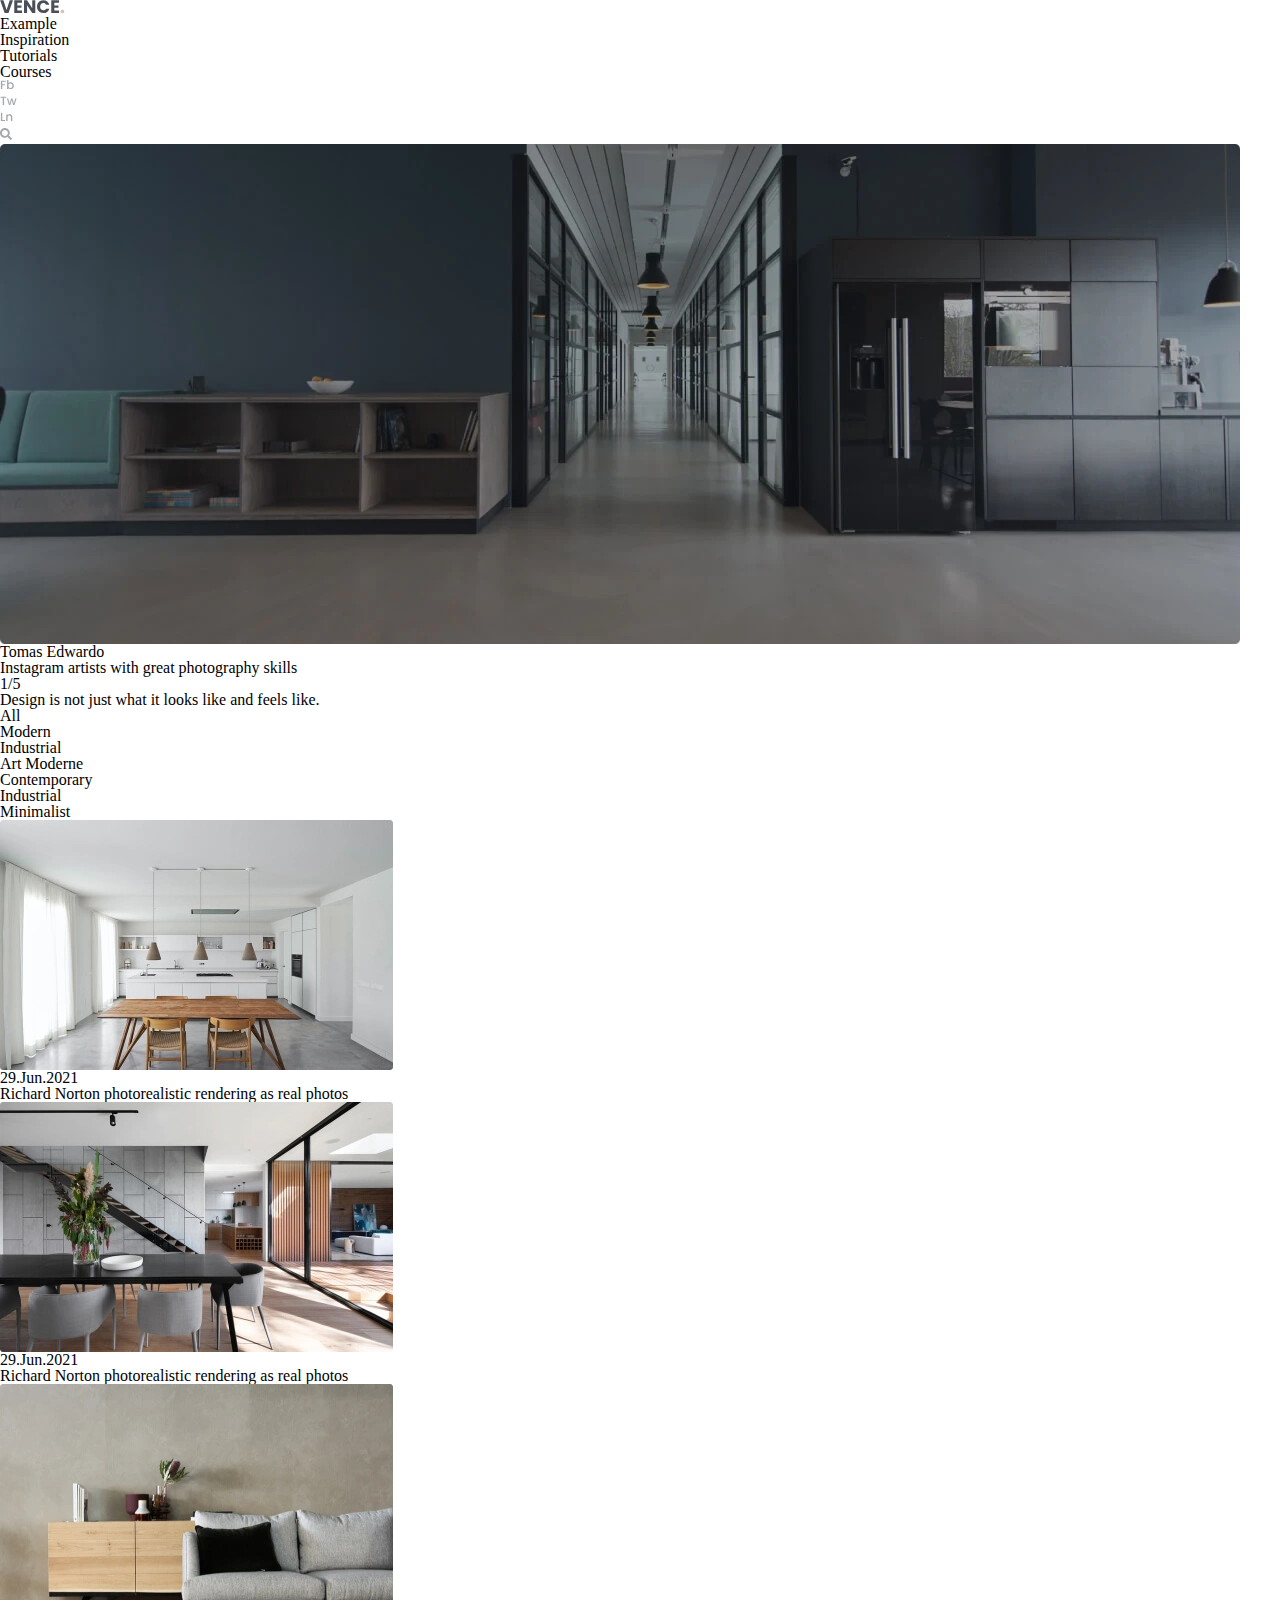
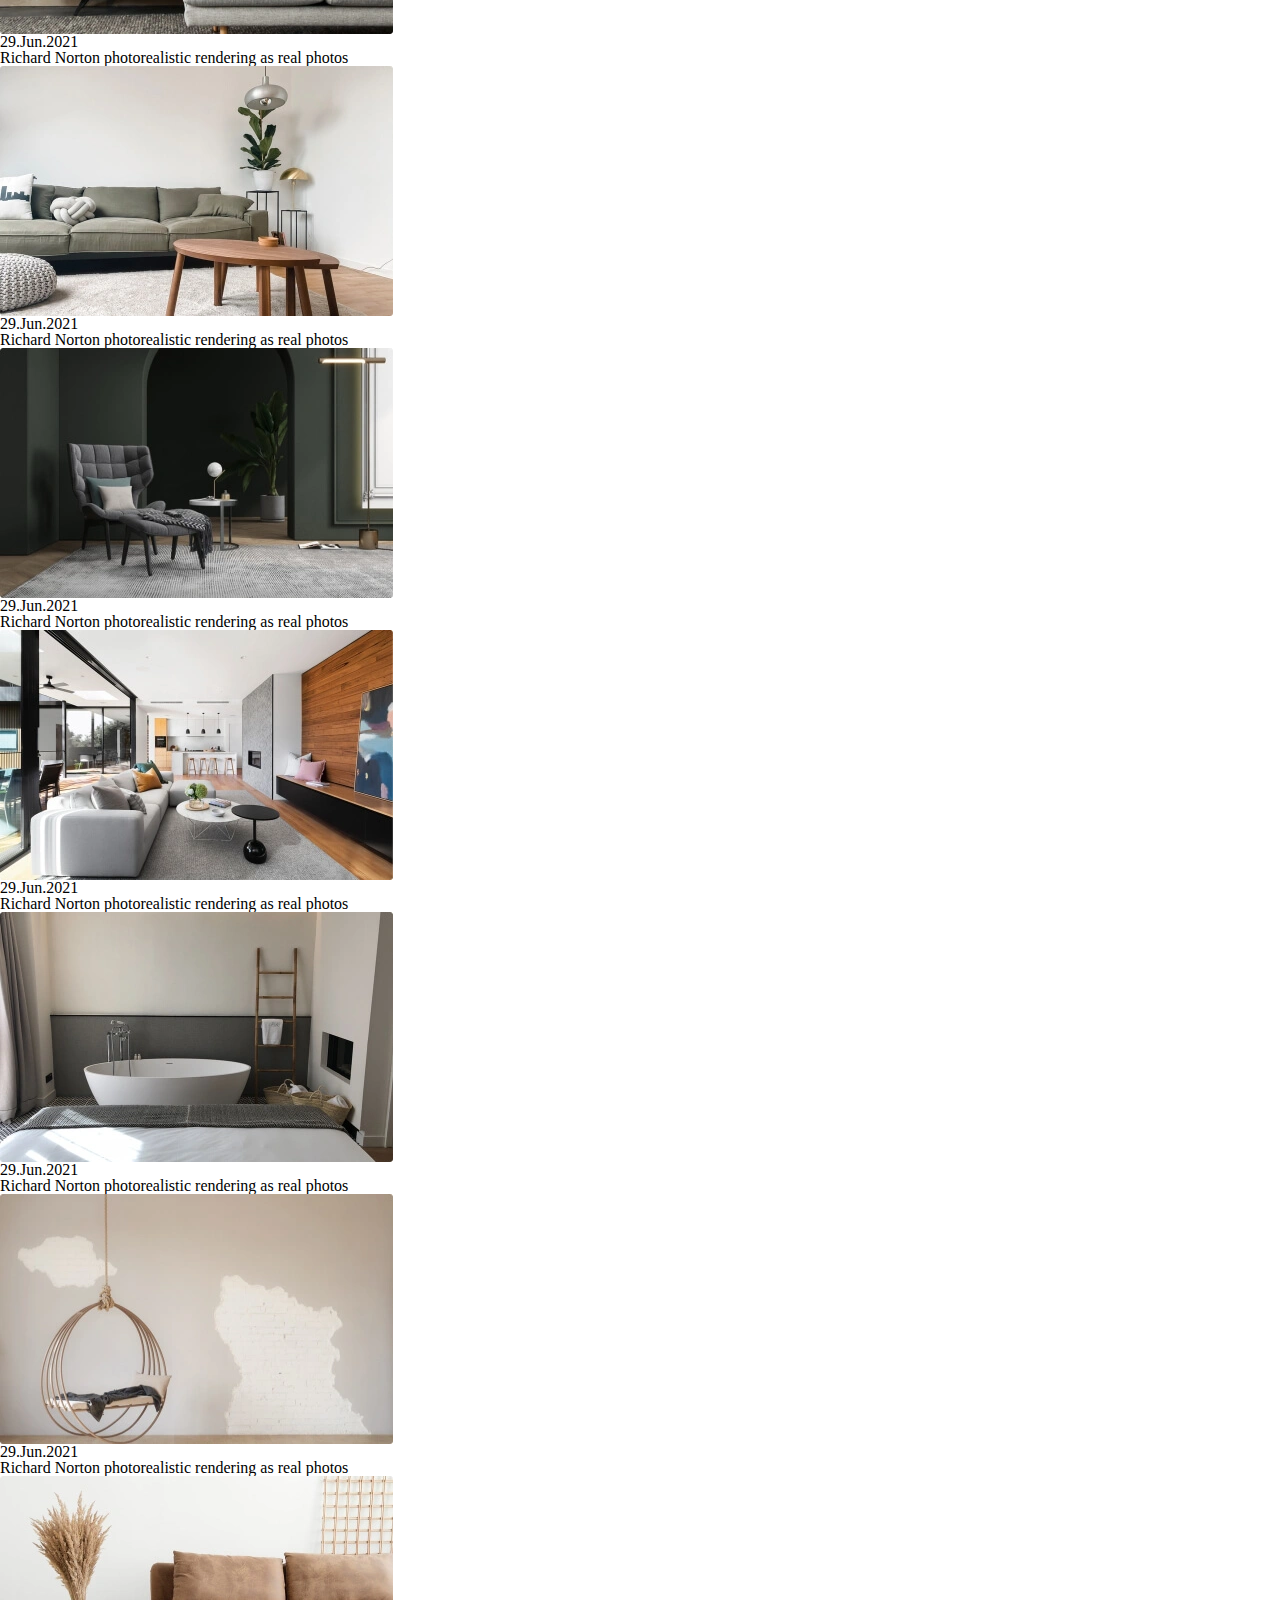
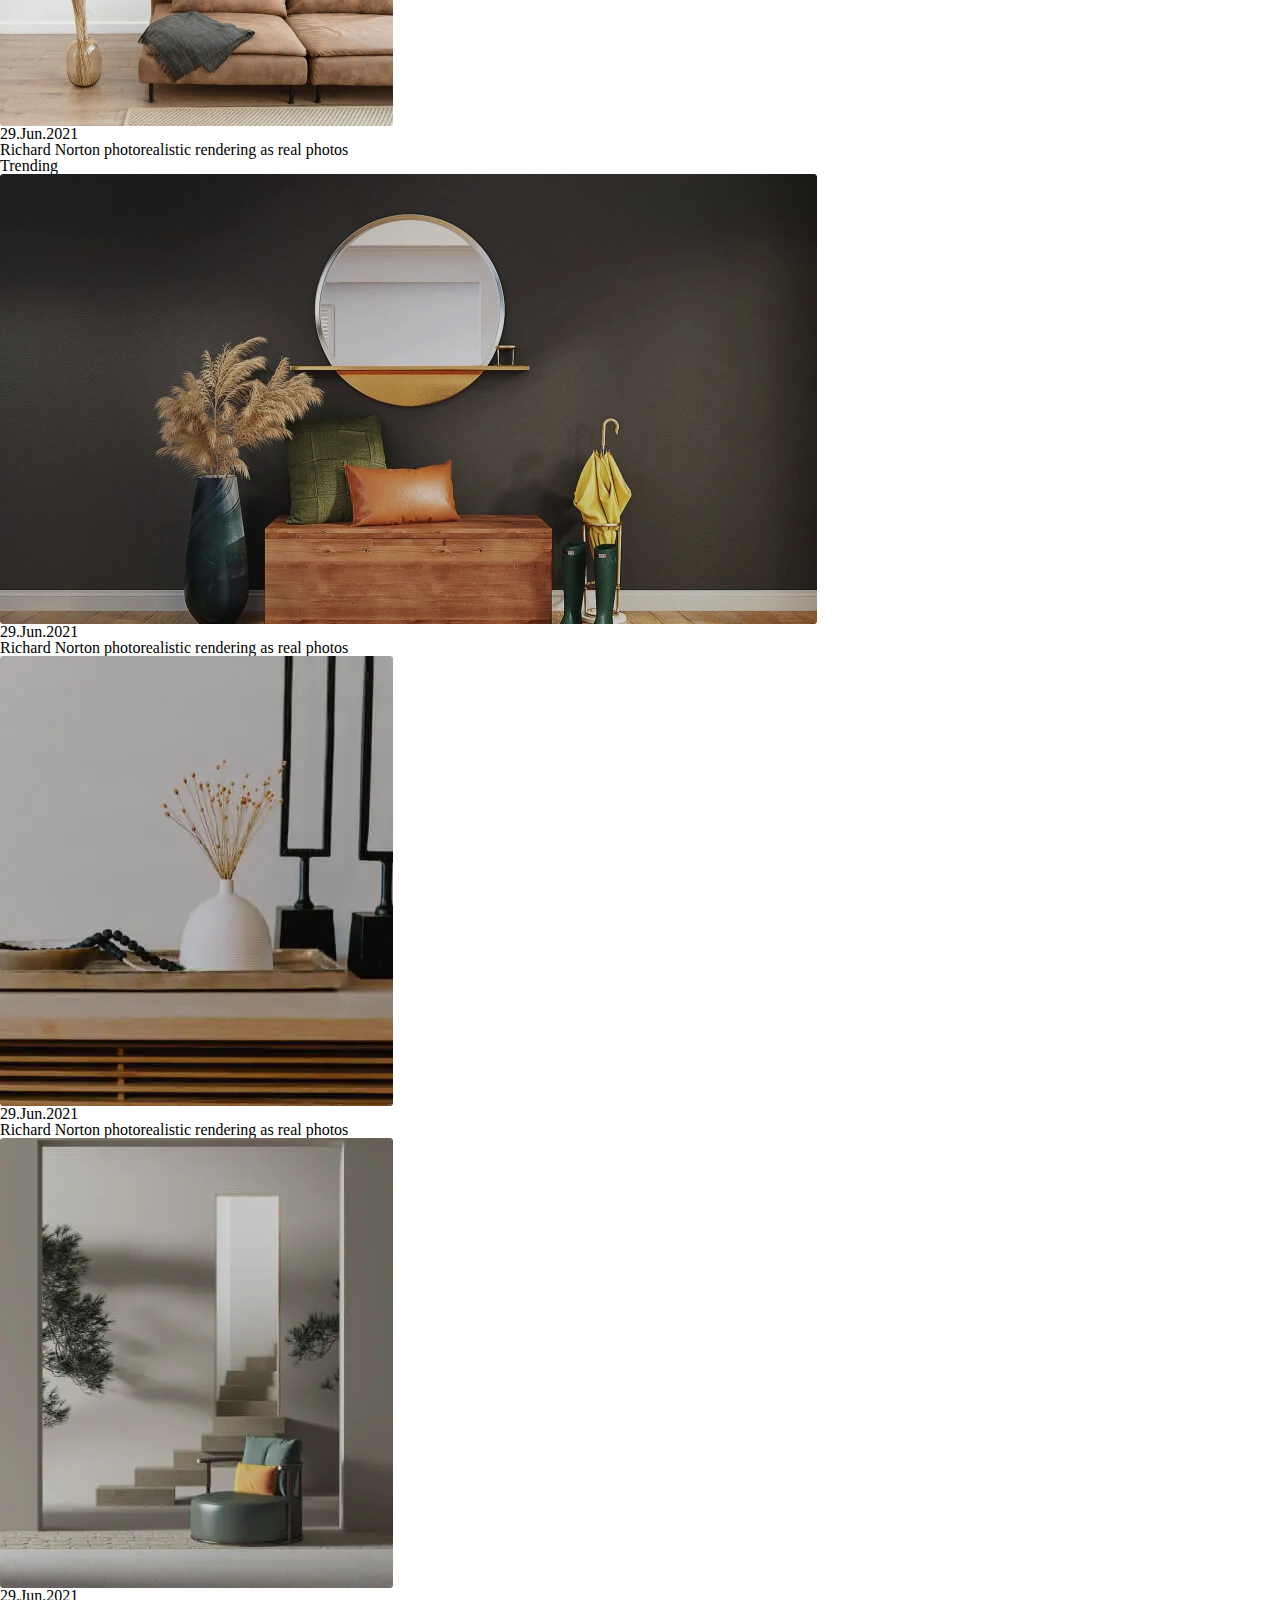
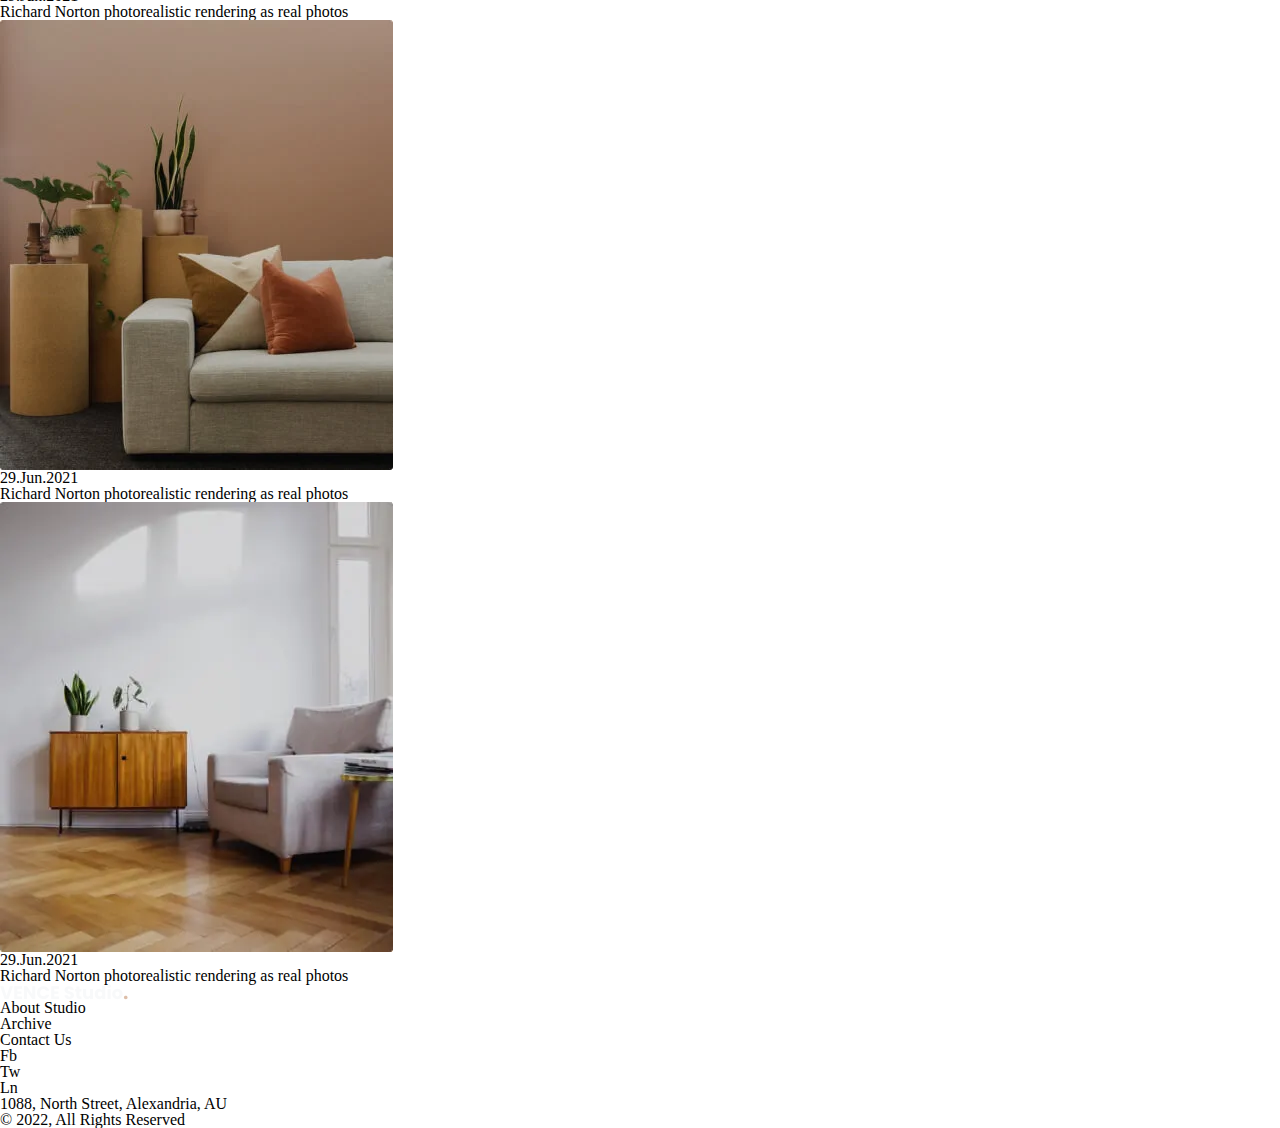
<file: lesson_10/index.html>
<!DOCTYPE html>
<html lang="en">
<head>
	<meta charset="UTF-8">
	<meta name="viewport" content="width=device-width, initial-scale=1.0">
	<link rel="stylesheet" href="css/style.css">
	<title>lesson10</title>
</head>
<body>
	<header>
		<div class="header">
			<div class="header__container">
				<img class="header__logo" src="img/icon/vence.svg" alt="logo">
				<ul class="header__menu">
					<li><a href="#">Example</a></li>
					<li><a href="#">Inspiration</a></li>
					<li><a href="#">Tutorials</a></li>
					<li><a href="#">Courses</a></li>
				</ul>
				<ul class="header__link">
					<li><a href="#"></a><img src="img/icon/fb.svg" alt="fb"></li>
					<li><a href="#"><img src="img/icon/tw.svg" alt="tw"></a></li>
					<li><a href="#"><img src="img/icon/ln.svg" alt="ln"></a></li>
				</ul>
				<img src="img/icon/vector.svg" alt="vector" class="header__search">
			</div>
		</div>
	</header>
	<main>
		<div class="page">
			<div class="page__container">
				<div class="page__introduction introduction-page">
					<img src="img/header/unsplash_ch.webp" alt="img" class="introdaction-page__big-img">
					<div class="itroduction-page__author-name">Tomas Edwardo</div>
					<h1 class="introduction-page__tittle">Instagram artists with great
						photography skills</h1>
					<div class="itroduction-page_slider">1/5</div>
				</div>
				<div class="page__category category-page">
					<h2 class="category-page__slogan">Design is not just what it looks like and feels like.</h2>
                    <ul class="category-page__menu">
						<li><a href="#">All</a></li>
						<li><a href="#">Modern </a></li>
						<li><a href="#">Industrial</a></li>
						<li><a href="#">Art Moderne</a></li>
						<li><a href="#">Contemporary</a></li>
						<li><a href="#">Industrial</a></li>
						<li><a href="#">Minimalist</a></li>
					</ul>
				</div>
				<div class="page__gallery gallery-page">
					<div class="gallery-page__box box-gallery">
						<img src="img/main_content/unsplash_nv.webp" alt="img" class="box-gallery__img">
						<div class="box-gallery__date">29.Jun.2021</div>
						<h3 class="box-gallery__info">Richard Norton photorealistic rendering as real
							photos</h3>
					</div>
					<div class="gallery-page__box box-gallery">
						<img src="img/main_content/unsplash_dd.webp" alt="img" class="box-gallery__img">
						<div class="box-gallery__date">29.Jun.2021</div>
						<h3 class="box-gallery__info">Richard Norton photorealistic rendering as real
							photos</h3>
					</div>
					<div class="gallery-page__box box-gallery">
						<img src="img/main_content/unsplash_qk.webp" alt="img" class="box-gallery__img">
						<div class="box-gallery__date">29.Jun.2021</div>
						<h3 class="box-gallery__info">Richard Norton photorealistic rendering as real
							photos</h3>
					</div>
					<div class="gallery-page__box box-gallery">
						<img src="img/main_content/unsplash_ja.webp" alt="img" class="box-gallery__img">
						<div class="box-gallery__date">29.Jun.2021</div>
						<h3 class="box-gallery__info">Richard Norton photorealistic rendering as real
							photos</h3>
					</div>
					<div class="gallery-page__box box-gallery">
						<img src="img/main_content/unsplash_nx.webp" alt="img" class="box-gallery__img">
						<div class="box-gallery__date">29.Jun.2021</div>
						<h3 class="box-gallery__info">Richard Norton photorealistic rendering as real
							photos</h3>
					</div>
					<div class="gallery-page__box box-gallery">
						<img src="img/main_content/unsplash_qq.webp" alt="img" class="box-gallery__img">
						<div class="box-gallery__date">29.Jun.2021</div>
						<h3 class="box-gallery__info">Richard Norton photorealistic rendering as real
							photos</h3>
					</div>
					<div class="gallery-page__box box-gallery">
						<img src="img/main_content/unsplash__rk.webp" alt="img" class="box-gallery__img">
						<div class="box-gallery__date">29.Jun.2021</div>
						<h3 class="box-gallery__info">Richard Norton photorealistic rendering as real
							photos</h3>
					</div>
					<div class="gallery-page__box box-gallery">
						<img src="img/main_content/unsplash_ul.webp" alt="img" class="box-gallery__img">
						<div class="box-gallery__date">29.Jun.2021</div>
						<h3 class="box-gallery__info">Richard Norton photorealistic rendering as real
							photos</h3>
					</div>
					<div class="gallery-page__box box-gallery">
						<img src="img/main_content/unsplash_zg.webp" alt="img" class="box-gallery__img">
						<div class="box-gallery__date">29.Jun.2021</div>
						<h3 class="box-gallery__info">Richard Norton photorealistic rendering as real
							photos</h3>
					</div>
				</div>
				<div class="page__catalog catalog-page">
					<h2 class="catalog-page_tittle">Trending</h2>
					<div class="catalog-page__box box-catalog">
						<img src="img/buttom_content/unsplash_two.webp" alt="img" class="box-catalog__img">
						<div class="box-catalog__date">29.Jun.2021</div>
						<h3 class="box-catalog__info">Richard Norton photorealistic rendering as real photos</h3>
					</div>
					<div class="catalog-page__box box-catalog">
						<img src="img/buttom_content/unsplash_t.webp" alt="img" class="box-catalog__img">
						<div class="box-catalog__date">29.Jun.2021</div>
						<h3 class="box-catalog__info">Richard Norton photorealistic rendering as real photos</h3>
					</div>
					<div class="catalog-page__box box-catalog">
						<img src="img/buttom_content/unsplash_one.webp" alt="img" class="box-catalog__img">
						<div class="box-catalog__date">29.Jun.2021</div>
						<h3 class="box-catalog__info">Richard Norton photorealistic rendering as real photos</h3>
					</div>
					<div class="catalog-page__box box-catalog">
						<img src="img/buttom_content/unsplash_ue.webp" alt="img" class="box-catalog__img">
						<div class="box-catalog__date">29.Jun.2021</div>
						<h3 class="box-catalog__info">Richard Norton photorealistic rendering as real photos</h3>
					</div>
					<div class="catalog-page__box box-catalog">
						<img src="img/buttom_content/unsplash_a.webp" alt="img" class="box-catalog__img">
						<div class="box-catalog__date">29.Jun.2021</div>
						<h3 class="box-catalog__info">Richard Norton photorealistic rendering as real photos</h3>
					</div>
				</div>
			</div>
		</div>
	</main>
	<footer>
		<div class="footer">
			<div class="footer__container">
				<div class="footer__navigator navigator-footer">
					<img src="img/icon/vence_studio.svg" alt="img" class="navigator-footer__logo">
					<ul class="navigator-footer__menu">
						<li><a href="#">About Studio</a></li>
						<li><a href="#">Archive</a></li>
						<li><a href="#">Contact Us</a></li>
					</ul>
					<ul class="navigator-footer__link">
						<li><a href="#">Fb</a></li>
						<li><a href="#">Tw</a></li>
						<li><a href="#">Ln</a></li>
					</ul>
				</div>
				<div class="footer__white-line"></div>
				<div class="footer__info info-footer">
                    <div class="txt">1088, North Street, Alexandria, AU</div>
					<div class="txt">© 2022, All Rights Reserved</div>
				</div>
			</div>
		</div>
	</footer>
</body>
</html>
</file>
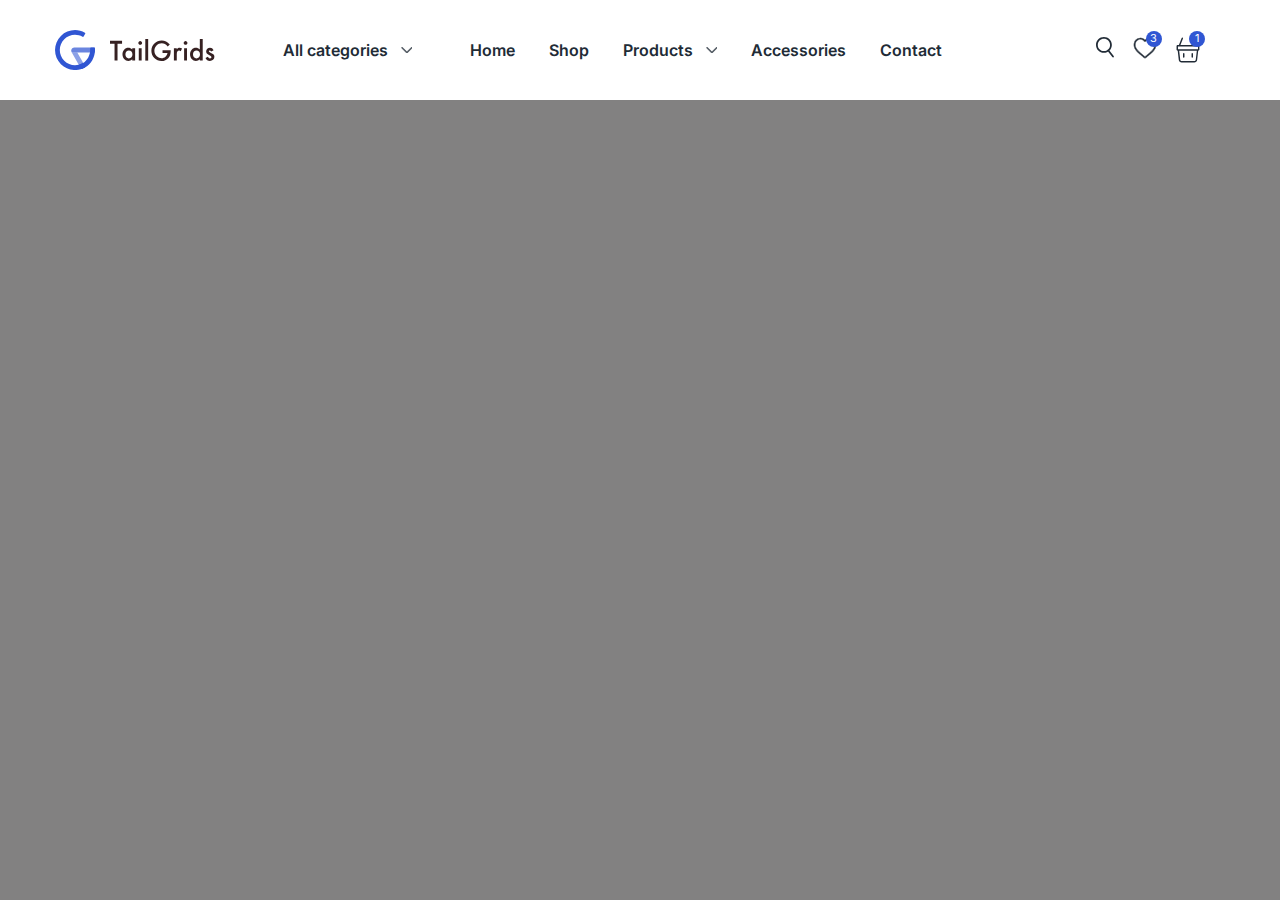
<file: lesson_11/index.html>
<!DOCTYPE html>
<html lang="en">

<head>
	<meta charset="UTF-8">
	<meta name="viewport" content="width=device-width, initial-scale=1.0">
	<link rel="stylesheet" href="css/style.css">
	<title>Document</title>
</head>

<body>
	<div class="wrapper">
		<header class="header">
			<div class="header__container">
				<a href="#" class="header__logo"><img src="img/vector/logo.svg" alt="logo"></a>
				<ul class="header__nav nav">
					<li class="nav__item nav__item_parent">
						<a class="nav__link nav__link_line-height nav__link_after nav__link_padding" href="#">All
							categories</a>
						<div class="nav-sub-menu sub-menu">
							<ul class="sub-menu_list">
								<li class="sub-menu__item"><a href="" class="sub-menu__link">Arts & Crafts</a></li>
								<li class="sub-menu__item sub-menu__item_parent">
									<a href="" class="sub-menu__link sub-menu__link_after">Fashion</a>
									<div class="sub-menu__conter-menu conter-menu">
										<div class="conter-menu__arrivas arrivas">
											<div class="arrivas__title">New Arrivals</div>
											<ul class="arrivas__list">
												<li class="arrivas__item"><a href="#"
														class="arraivas__link">Dressess</a></li>
												<li class="arrivas__item"><a href="#" class="arraivas__link">Jackets</a>
												</li>
												<li class="arrivas__item"><a href="#"
														class="arraivas__link">Sweatshirts</a></li>
												<li class="arrivas__item"><a href="#" class="arraivas__link">Tops &
														Tees</a></li>
												<li class="arrivas__item"><a href="#" class="arraivas__link">Party
														Dressess</a></li>
												<li class="arrivas__item"><a href="#"
														class="arraivas__link">Electronics</a></li>
											</ul>
										</div>
										<div class="conter-menu__tranding tranding">
											<div class="tranding__title">Trending</div>
											<ul class="tranding__list">
												<li class="tranding__item"><a href="#" class="tranding__link">Pants</a>
												</li>
												<li class="tranding__item"><a href="#"
														class="tranding__link">Accessories</a></li>
												<li class="tranding__item"><a href="#" class="tranding__link">Tops &
														Tees</a></li>
												<li class="tranding__item"><a href="#" class="tranding__link">Casual
														Shorts</a></li>
												<li class="tranding__item"><a href="#" class="tranding__link">Jeans</a>
												</li>
												<li class="tranding__item"><a href="#"
														class="tranding__link">Electronics</a></li>
											</ul>
										</div>
										<div class="conter-menu__img-box img-box">
											<div class="img-box__content-img">
												<img class="img-box__img" src="img/rastr/rectangle.webp" alt="jpeg">
												<div class="img-box__background"></div>
											</div>
											<div class="conter-menu__info">
												<div class="img-box__title">50%</div>
												<div class="img-box__discount">Flat Discount</div>
												<a href="#" class="img-box__link">Shop Now</a>
											</div>
										</div>
									</div>
								</li>
								<li class="sub-menu__item"><a href="#" class="sub-menu__link">Bages & Shoes</a></li>
								<li class="sub-menu__item"><a href="#" class="sub-menu__link">Jewelry & Watch</a></li>
								<li class="sub-menu__item"><a href="#" class="sub-menu__link">Beauty & Health</a></li>
								<li class="sub-menu__item"><a href="#" class="sub-menu__link">Electronics</a></li>
							</ul>
						</div>
					</li>
					<li class="nav__item"><a class="nav__link" href="#">Home</a></li>
					<li class="nav__item"><a class="nav__link" href="#">Shop</a></li>
					<li class="nav__item "><a class="nav__link nav__link_line-height nav__link_after"
							href="#">Products</a></li>
					<li class="nav__item"><a class="nav__link" href="#">Accessories</a></li>
					<li class="nav__item"><a class="nav__link" href="#">Contact</a></li>
				</ul>
				<ul class="Header__interactive interactive">
					<li class="interactive__item">
						<a class="interactive__link" href="#"><img src="img/vector/search.svg" alt=""></a>
					</li>
					<li class="interactive__item">
						<a class="interactive__link" href="#"><img src="img/vector/heart.svg" alt=""><span
								class="interactive__icon">3</span></a>
					</li>
					<li class="interactive__item">
						<a class="interactive__link" href="#"><img src="img/vector/group.svg" alt=""><span
								class="interactive__icon">1</span></a>
					</li>

				</ul>
			</div>

		</header>
	
	</div>
</body>

</html>
</file>
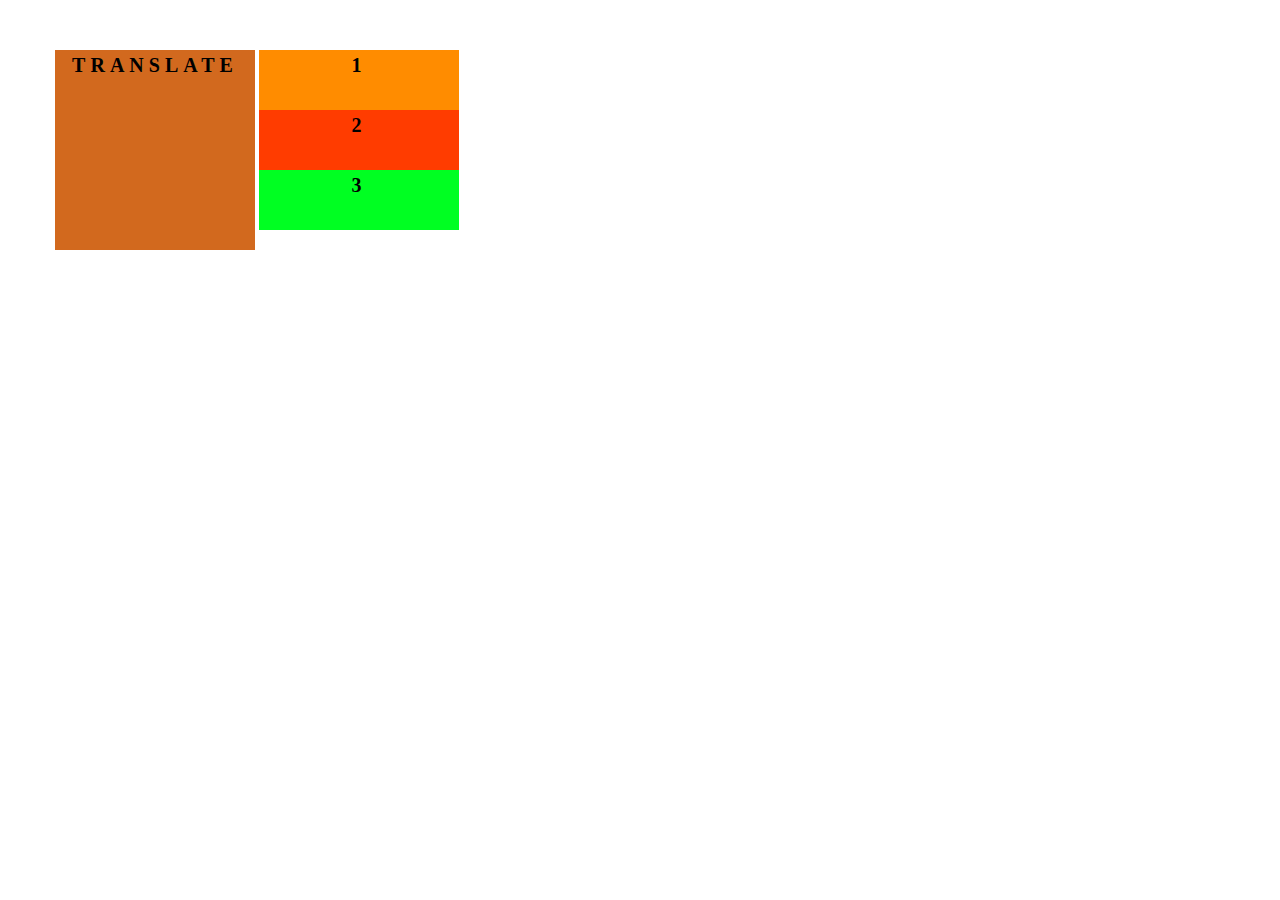
<file: lesson_12/index.html>
<!DOCTYPE html>
<html lang="en">

<head>
	<meta charset="UTF-8">
	<meta name="viewport" content="width=device-width, initial-scale=1.0">
	<link rel="stylesheet" href="css/style.css">
	<title>lesson__12</title>
</head>

<body>
	<div class="wrapper">
		<div class="transform__container">
			<div class="transform__translate">
				<div class="translate__xy">translate</div>
				<div class="translate__block block">
					<div class="block__one">1</div>
					<div class="block__two">2</div>
					<div class="block__three">3</div>
				</div>
			</div>
		</div>
	</div>
</body>

</html>
</file>
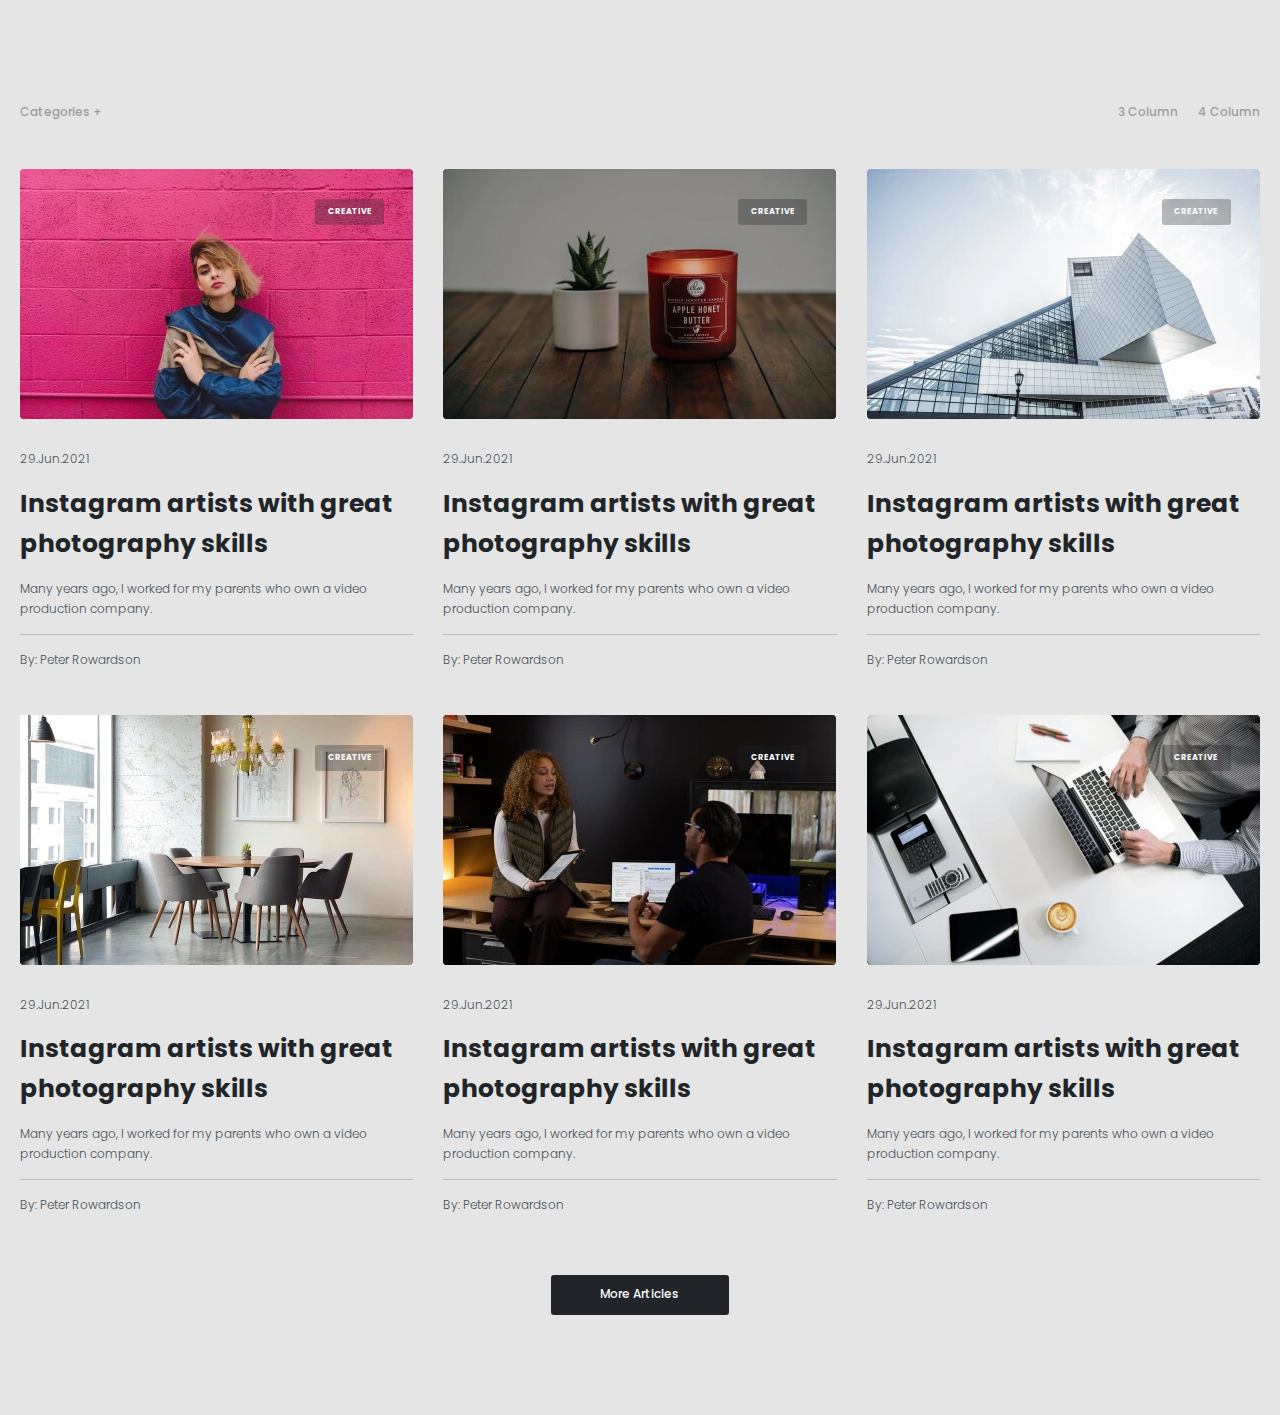
<file: lesson_14/index.html>
<!DOCTYPE html>
<html lang="en">

<head>
	<meta charset="UTF-8">
	<meta name="viewport" content="width=device-width, initial-scale=1.0">
	<link rel="stylesheet" href="css/style.css">
	<title>Lesson_14</title>
</head>

<body>
	<div class="wrapper">
		<header></header>
		<main class="maine__page">
			<div class="page__catalog catalog">
				<div class="catalog__container">
					<div class="catalog__header header-catalog">
						<div class="header-catalog__catigories"><a href="#">Categories +</a></div>
						<div class="header-catalog__column column-catalog">
							<ul class="column-catalog__list">
								<li class="column-catalog__item">
									<a href="" class="column-catalog__link">3 Column</a>
								</li>
								<li class="column-catalog__item">
									<a href="" class="column-catalog__link">4 Column</a>
								</li>
							</ul>
						</div>
					</div>
					<div class="catalog__cards cards-catalog">
						<div class="cards-catalog__items items-cards">
							<div class="items-cards__img-box">
								<div class="items-cards__pic"><a href="#" class="items-cards__img"><img src="img/img_page/girl.webp" alt=""></a></div>
								<div class="items-cards__link"><a href="#" >CREATIVE</a></div>
							</div>
							<div class="items-cards__info-box">
								<div class="items-cards__date">29.Jun.2021</div>
								<div class="items-cards__title">Instagram artists with great photography skills</div>
								<div class="items-cards__txt">Many years ago, I worked for my parents who own a video
									production company.</div>
								<!-- <div class="items-cards__line-decor"></div> -->
								<div class="items-cards__author-name">
									<a href="#">By: Peter Rowardson</a>
								</div>
							</div>
						</div>
						<div class="cards-catalog__items items-cards">
							<div class="items-cards__img-box">
								<div class="items-cards__pic"><a href="#" class="items-cards__img"><img src="img/img_page/cactus.webp" alt=""></a></div>
								<a href="#" class="items-cards__link">CREATIVE</a>
							</div>
							<div class="items-cards__info-box ">
								<div class="items-cards__date">29.Jun.2021</div>
								<div class="items-cards__title">Instagram artists with great photography skills</div>
								<div class="items-cards__txt">Many years ago, I worked for my parents who own a video
									production company.</div>
								
								<div class="items-cards__author-name"><a href="">By: Peter Rowardson</a></div>
							</div>
						</div>
						<div class="cards-catalog__items items-cards">
							<div class="items-cards__img-box">
								<div class="items-cards__pic"><a href="#" class="items-cards__img"><img src="img/img_page/building.webp" alt=""></a></div>
								<a href="#" class="items-cards__link">CREATIVE</a>
							</div>
							<div class="items-cards__info-box ">
								<div class="items-cards__date">29.Jun.2021</div>
								<div class="items-cards__title">Instagram artists with great photography skills</div>
								<div class="items-cards__txt">Many years ago, I worked for my parents who own a video
									production company.</div>
								
								<div class="items-cards__author-name"><a href="">By: Peter Rowardson</a></div>
							</div>
						</div>
						<div class="cards-catalog__items items-cards">
							<div class="items-cards__img-box">
								<div class="items-cards__pic"><a href="#" class="items-cards__img"><img src="img/img_page/interior.webp" alt=""></a></div>
								<a href="#" class="items-cards__link">CREATIVE</a>
							</div>
							<div class="items-cards__info-box ">
								<div class="items-cards__date">29.Jun.2021</div>
								<div class="items-cards__title">Instagram artists with great photography skills</div>
								<div class="items-cards__txt">Many years ago, I worked for my parents who own a video
									production company.</div>
								
								<div class="items-cards__author-name"><a href="">By: Peter Rowardson</a></div>
							</div>
						</div>
						<div class="cards-catalog__items items-cards">
							<div class="items-cards__img-box">
								<div class="items-cards__pic"><a href="#" class="items-cards__img"><img src="img/img_page/colleagues.webp" alt=""></a></div>
								<a href="#" class="items-cards__link">CREATIVE</a>
							</div>
							<div class="items-cards__info-box ">
								<div class="items-cards__date">29.Jun.2021</div>
								<div class="items-cards__title">Instagram artists with great photography skills</div>
								<div class="items-cards__txt">Many years ago, I worked for my parents who own a video
									production company.</div>
								
								<div class="items-cards__author-name"><a href="">By: Peter Rowardson</a></div>
							</div>
						</div>
						<div class="cards-catalog__items items-cards">
							<div class="items-cards__img-box">
								<div class="items-cards__pic"><a href="#" class="items-cards__img"><img src="img/img_page/desktop.webp" alt=""></a></div>
								<a href="#" class="items-cards__link">CREATIVE</a>
							</div>
							<div class="items-cards__info-box ">
								<div class="items-cards__date">29.Jun.2021</div>
								<div class="items-cards__title">Instagram artists with great photography skills</div>
								<div class="items-cards__txt">Many years ago, I worked for my parents who own a video
									production company.</div>
								
								<div class="items-cards__author-name"><a href="">By: Peter Rowardson</a></div>
							</div>
						</div>
					</div>
					<div class="catalog__articles articles-catalog">
						<div class="articles-catalog__knob">
							<div class="articles-catalog__link"><a href="#">More Articles</a></div>
						</div>
					</div>

				</div>
			</div>
		</main>
		<footer></footer>
	</div>
</body>

</html>
</file>
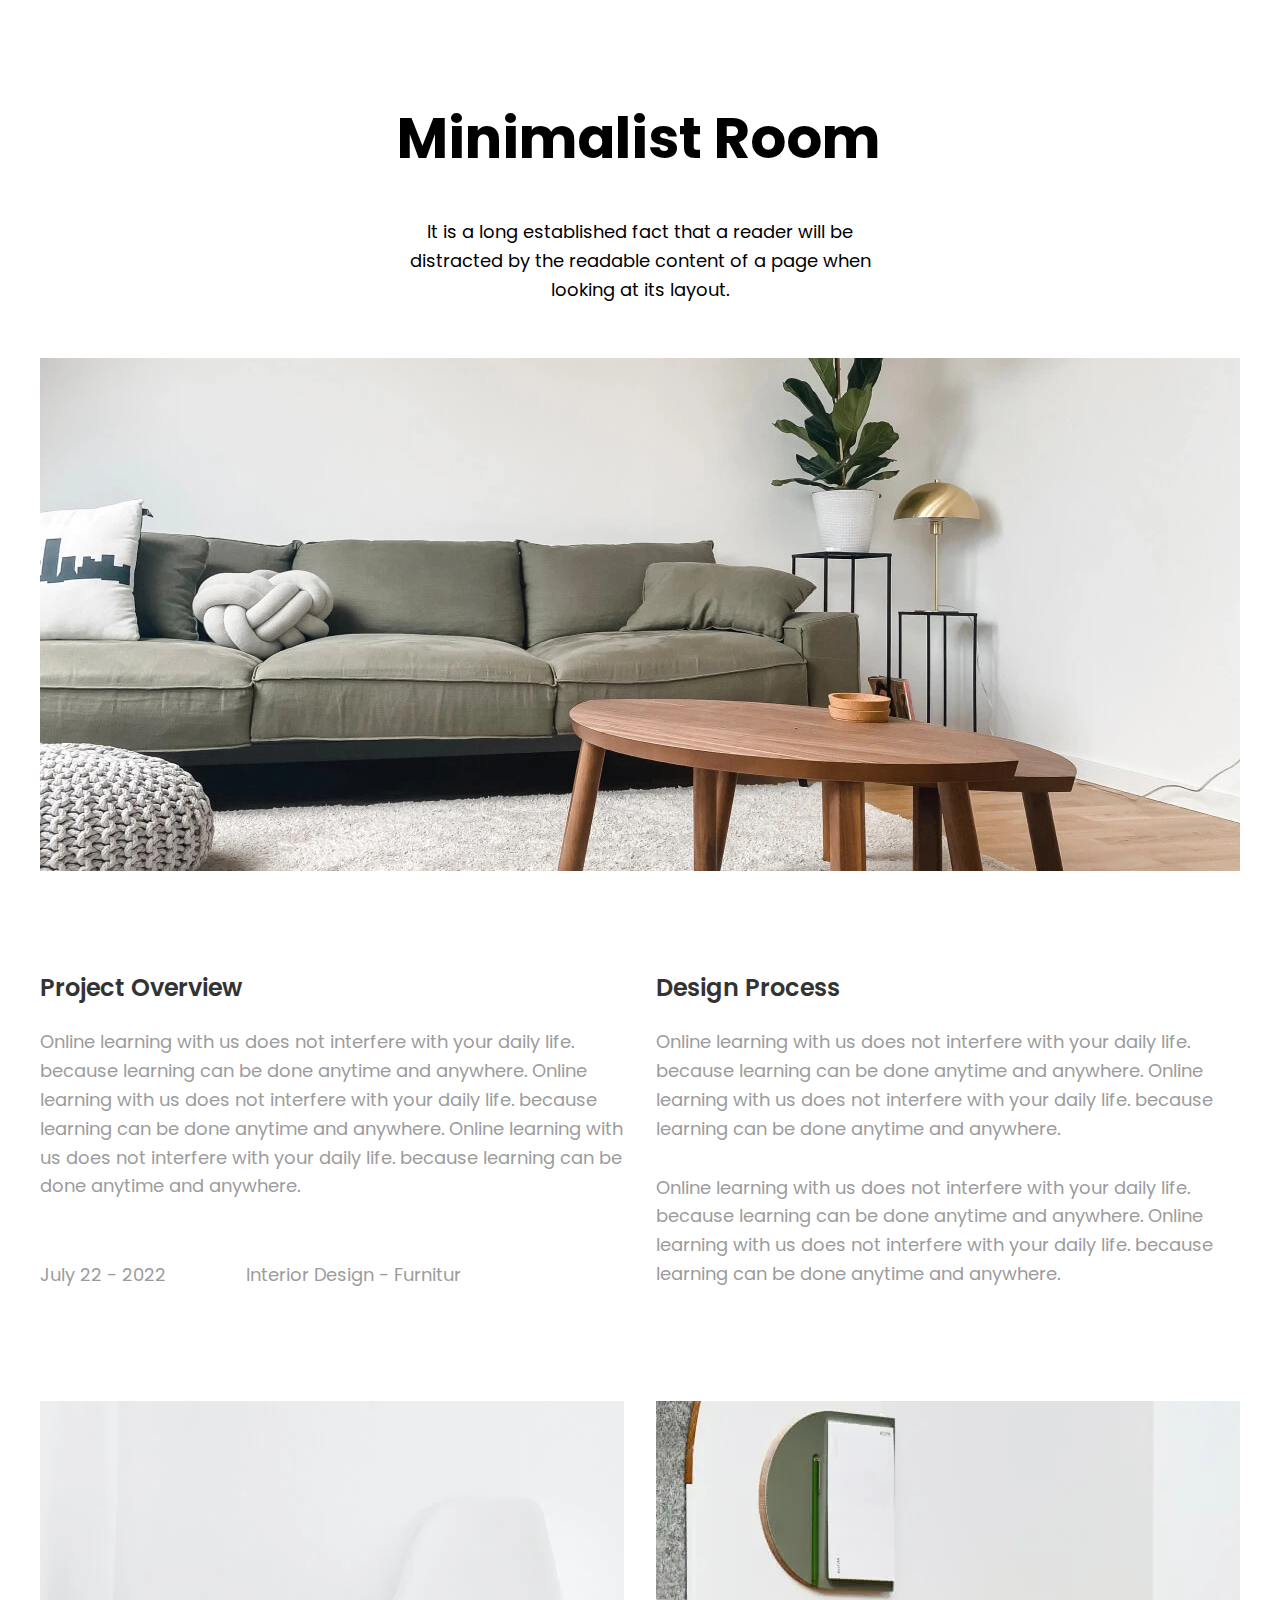
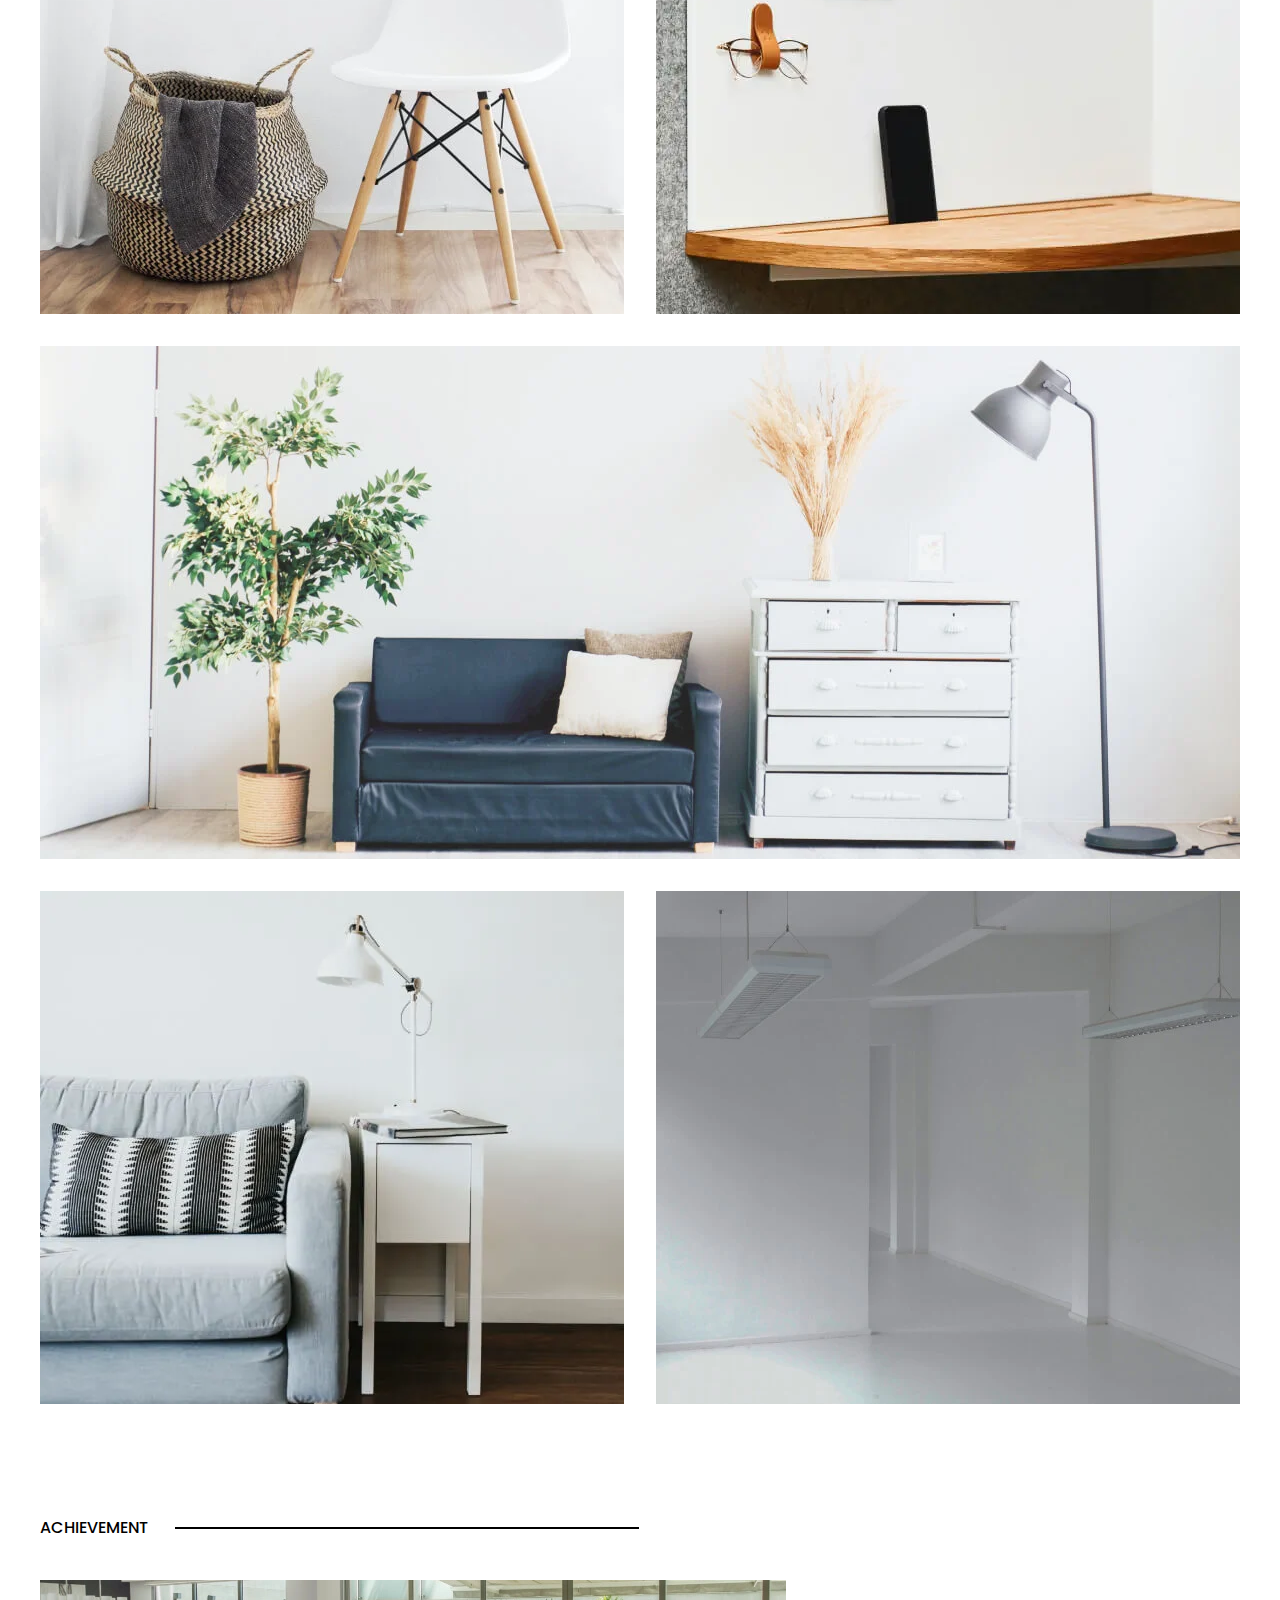
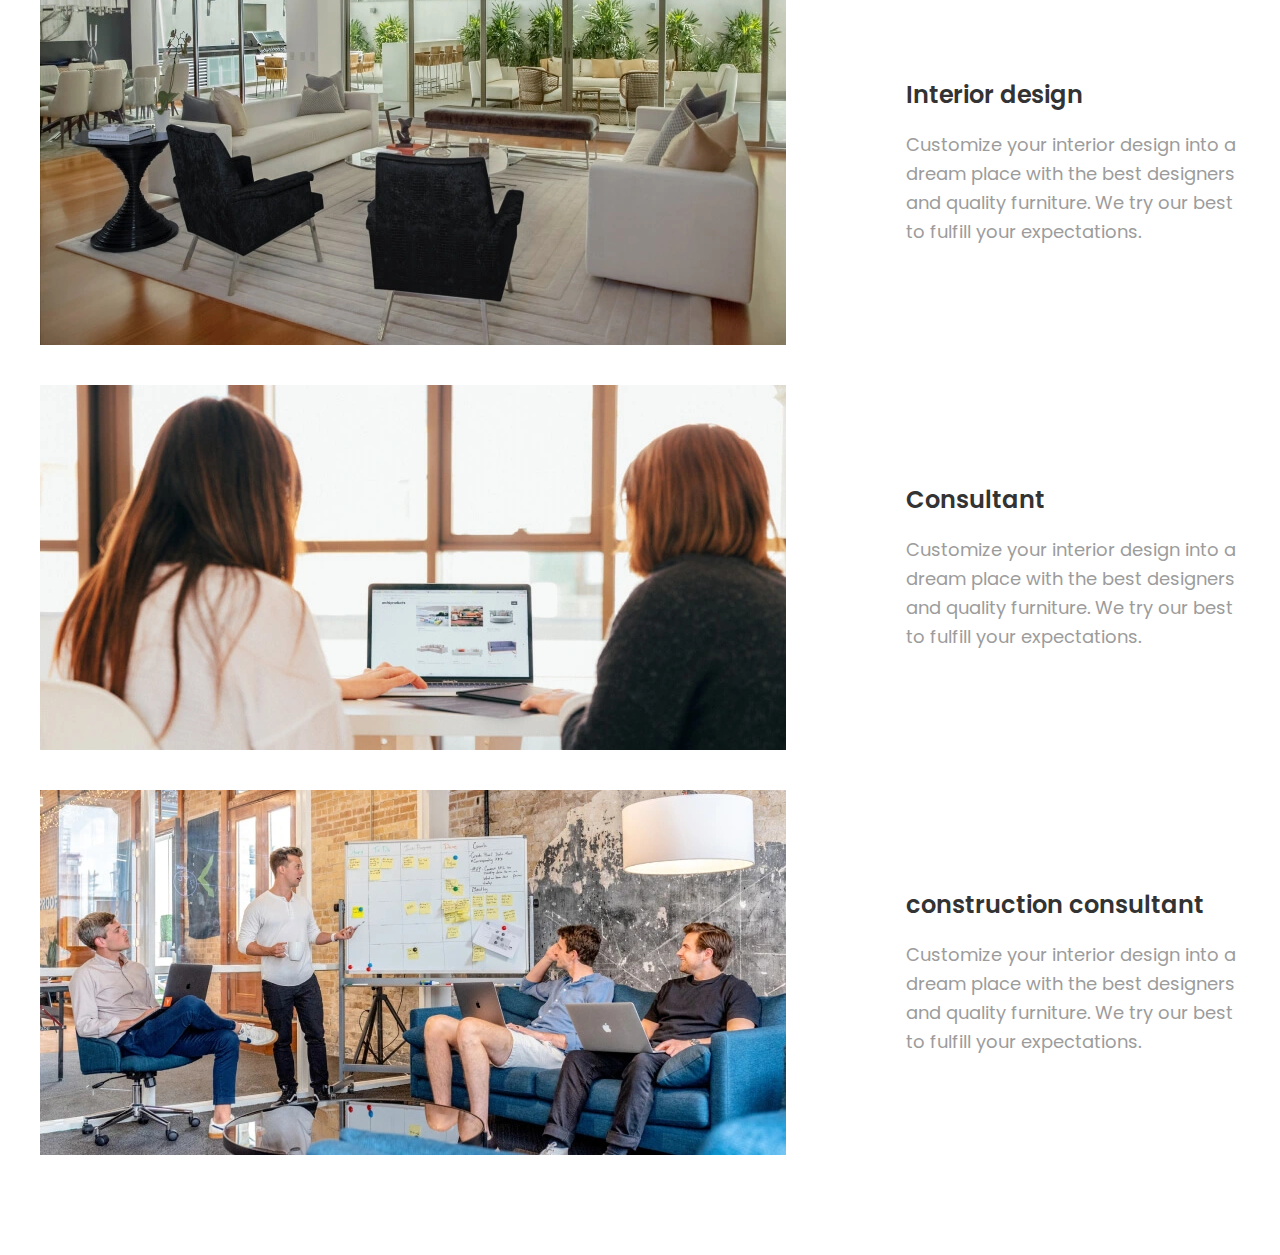
<file: lesson_15/index.html>
<!DOCTYPE html>
<html lang="en">
<head>
	<meta charset="UTF-8">
	<meta name="viewport" content="width=device-width, initial-scale=1.0">
	<link rel="stylesheet" href="css/style.css">
	<title>Lesson_15</title>
</head>
<body>
	<div class="wrapper">
		<header></header>
		<main>
			<div class="main__page">
				<div class="minimalist-room__section">
					<div class="minimalist-room__container">
						<div class="minimalist-room__header header-minimalist">
							<h1 class="header-minimalist__title">Minimalist Room</h1>
							<div class="header-minimlist__info">It is a long established fact that a reader will be distracted by the readable content of a page when looking at its layout.</div>
						</div>
						<div class="minimalist-room__big-pic pic-minimalist">
							<div class="pic-minimalist__img"><img src="img/room/room_with_sofa.webp" alt=""></div>
						</div>
						<div class="minimalist-room__info info-minimalist">
							<div class="info-minimalist__items">
								<h4 class="info-minimalist__title">Project Overview</h4>
								<p class="info-minimalist__txt info-minimalist__txt_margin">Online learning with us does not interfere with your daily life. because learning can be done anytime and anywhere. Online learning with us does not interfere with your daily life. because learning can be done anytime and anywhere. Online learning with us does not interfere with your daily life. because learning can be done anytime and anywhere. </p>
								<ul class="info-minimalist__list list-minimalist">
                                    <li class="list-minimalist__date">July 22 - 2022</li>
									<li class="list-minimalist__link"><a href="#">Interior Design - Furnitur</a></li>
								</ul>
							</div><div class="info-minimalist__items info-minimalist__items_margin-p">
								<h4 class="info-minimalist__title">Design Process</h4>
								<p class="info-minimalist__txt">Online learning with us does not interfere with your daily life. because learning can be done anytime and anywhere. Online learning with us does not interfere with your daily life. because learning can be done anytime and anywhere.</p>
								<p class="info-minimalist__txt">Online learning with us does not interfere with your daily life. because learning can be done anytime and anywhere. Online learning with us does not interfere with your daily life. because learning can be done anytime and anywhere.</p>
							</div>
						</div>
						<div class="minimalis-room__librery librery-minimalist">
							<div class="librery-minimalist__img"><img src="img/room/chair_and_basket.webp" alt="img"></div>
							<div class="librery-minimalist__img"><img src="img/room/glasses_phone.webp" alt="img"></div>
							<div class="librery-minimalist__img librery-minimalist__img_size"><img src="img/room/room_sofa_chest.webp" alt="img"></div>
							<div class="librery-minimalist__img"><img src="img/room/sofa_cushion_lamp.webp" alt="img"></div>
							<div class="librery-minimalist__img"><img src="img/room/white_room.webp" alt="img"></div>
						</div>
					</div>
				</div>
				<div class="services__section">
					<div class="services__container">
						<div class="services__title">
							<h4 class="achievement">ACHIEVEMENT</h4>
						</div>
						<div class="services__cards cards-services">
							<div class="cards-services__items">
								<div class="cards-services__img"><img src="img/corporate/hallway_room.webp" alt="img"></div>
								<div class="cards-services__info">
									<h4 class="cards-services__title">Interior design</h4>
									<div class="cards-services__txt">Customize your interior design into a dream place with the best designers and quality furniture. We try our best to fulfill your expectations.</div>
								</div>
							</div>
							<div class="cards-services__items">
								<div class="cards-services__img"><img src="img/corporate/girls_and_computer.webp" alt="img"></div>
								<div class="cards-services__info">
									<h4 class="cards-services__title">Consultant</h4>
									<div class="cards-services__txt">Customize your interior design into a dream place with the best designers and quality furniture. We try our best to fulfill your expectations.</div>
								</div>
							</div>
							<div class="cards-services__items">
								<div class="cards-services__img"><img src="img/corporate/training.webp" alt="img"></div>
								<div class="cards-services__info">
									<h4 class="cards-services__title">construction consultant</h4>
									<div class="cards-services__txt">Customize your interior design into a dream place with the best designers and quality furniture. We try our best to fulfill your expectations.</div>
								</div>
							</div>
						</div>
					</div>
				</div>
			</div>
		</main>
		<footer></footer>
	</div>
</body>
</html>
</file>
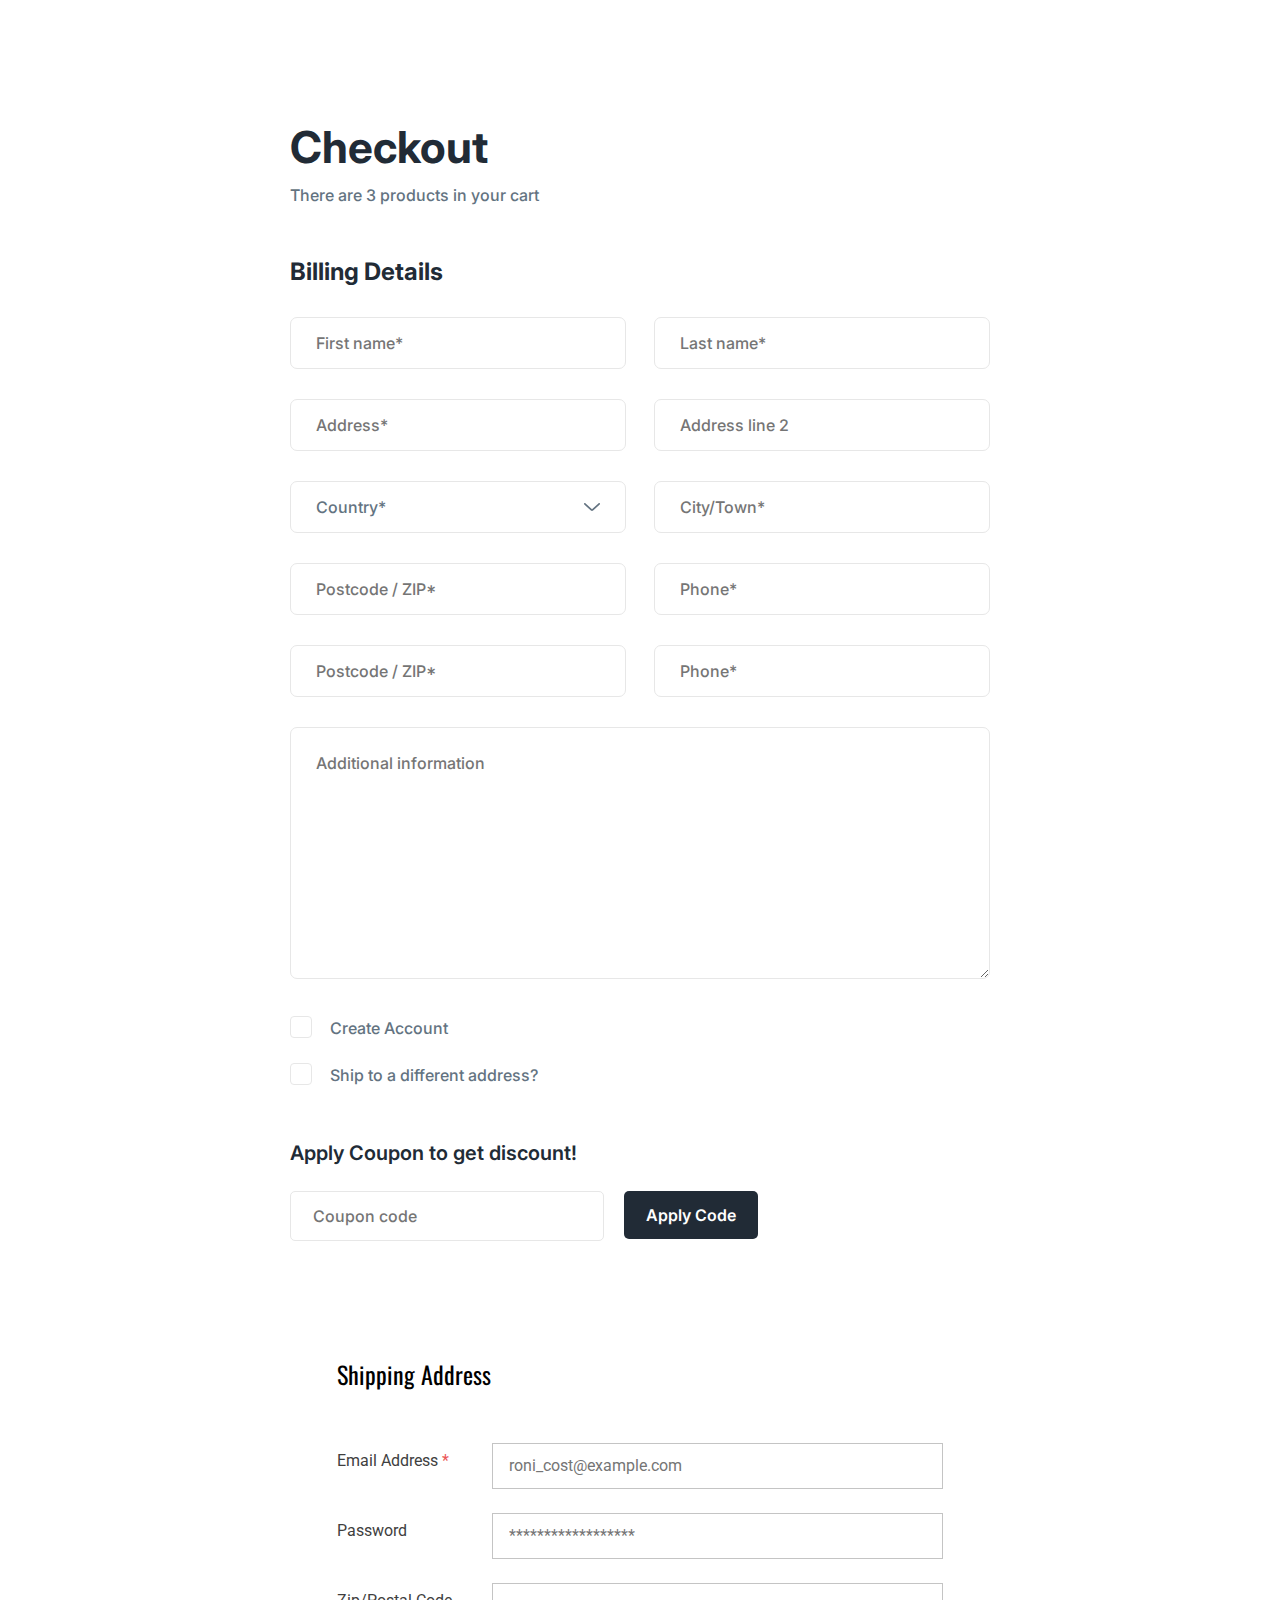
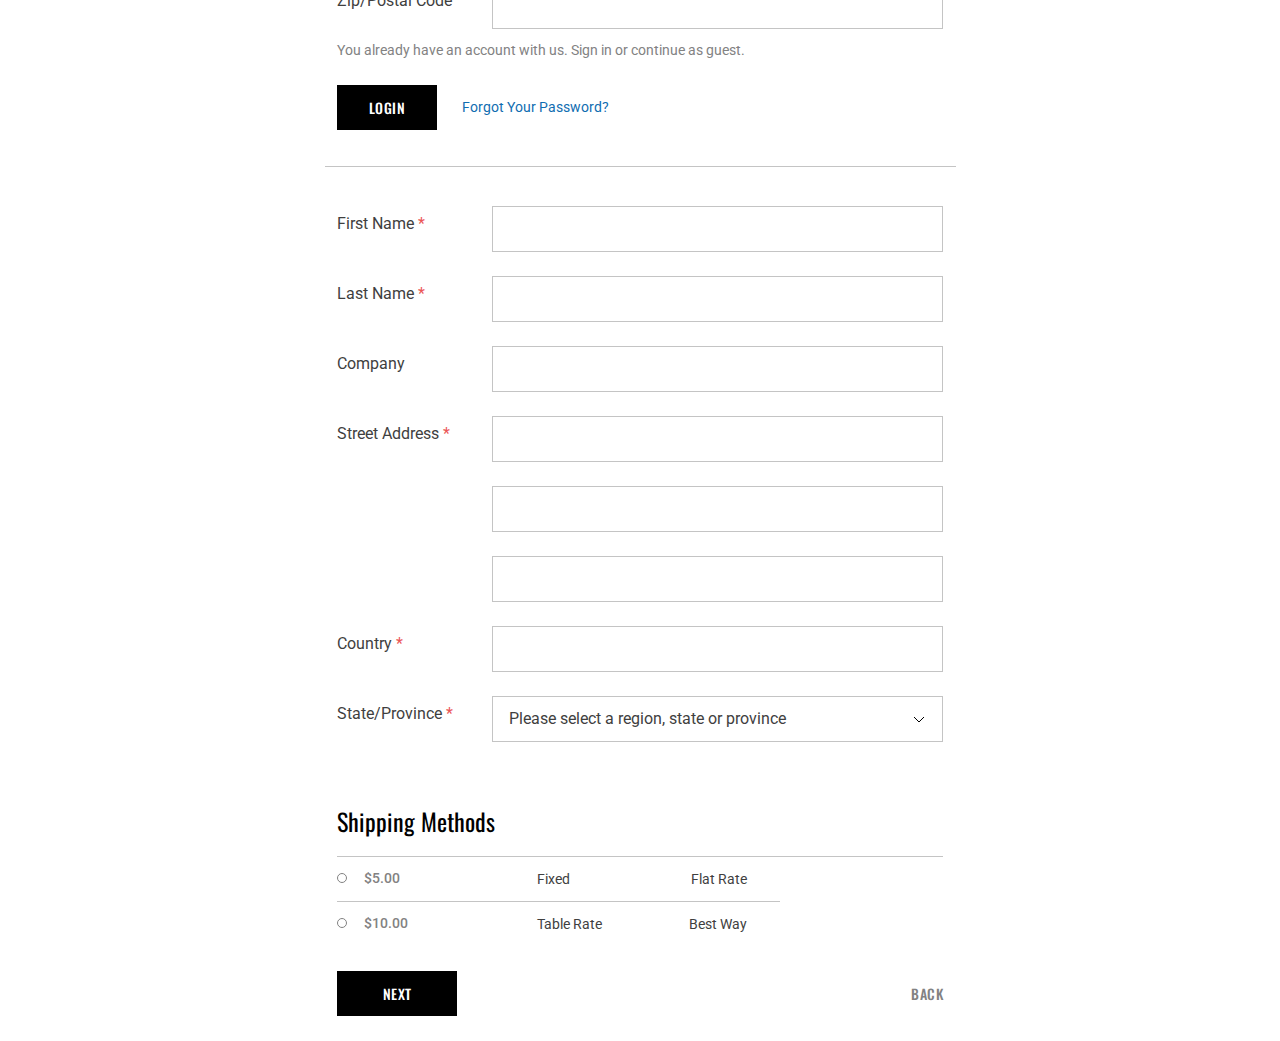
<file: lesson_16/index.html>
<!DOCTYPE html>
<html lang="en">

<head>
	<meta charset="UTF-8">
	<meta name="viewport" content="width=device-width, initial-scale=1.0">
	<link rel="stylesheet" href="css/style.css">
	<title>Lesson_16</title>
</head>

<body>
	<div class="wraper">
		<header></header>
		<main>
			<div class="maine__page">
				<div class="checkout__section">
					<div class="checkout__conteiner">

						<div class="checkout__header">
							<h1 class="checkout__title">Checkout</h1>
							<div class="checkout__txt">There are 3 products in your cart</div>
							<h2 class="checkout__details">Billing Details</h2>
						</div>

						<form action="#" method="post" enctype="multipart/form-data"
							class="checkout__form form-checkout">

							<div class="form-checkout__box box-form">
								<div class="box-form__item"><input name="first_name" type="text" placeholder="First name*" tabindex="1"
										class="box-forminput"></div>
								<div class="box-form__item"><input name="last_name" type="text" tabindex="2" placeholder="Last name*"
										class="box-forminput"></div>
								<div class="box-form__item"><input name="address" type="text" tabindex="3" placeholder="Address*"
										class="box-forminput"></div>
								<div class="box-form__item"><input name="address_line" type="text" tabindex="4" placeholder="Address line 2"
										class="box-forminput"></div>
								<div class="box-form__item box-form__item_arrow">
									<select name="country" tabindex="5" class="box-forminput box-forminput_arrow">
										<option value="1">Country*</option>
										<option value="1">Country*</option>
										<option value="2">City</option>
										<option value="2">Town</option>
									</select>
								</div>
								<div class="box-form__item"><input name="city_town" type="text" tabindex="6" placeholder="City/Town*"
										class="box-forminput"></div>
								<div class="box-form__item"><input name="postcode/zip" type="number" tabindex="7" placeholder="Postcode / ZIP*"
										class="box-forminput"></div>
								<div class="box-form__item"><input name="phone" type="tel" tabindex="8" placeholder="Phone*"
										class="box-forminput"></div>
								<div class="box-form__item"><input name="postcode/zip" type="number" tabindex="9" placeholder="Postcode / ZIP*"
										class="box-forminput"></div>
								<div class="box-form__item"><input name="phone" type="tel" tabindex="10" placeholder="Phone*"
										class="box-forminput"></div>
								<div class="box-form__item box-form__item_txtarea"><textarea
										name="Additional_information" id="textarea" cols="30" rows="10"
										placeholder="Additional information" class="box-form__textarea"></textarea>
								</div>
							</div>

							<div class="form-checkout__chackbox chackbox-form">
								<div class="checkbox-form__item">
									<input name="account" type="checkbox" tabindex="11" id="ch-1" class="checkbox-form__input">
									<span class="checkbox-form__input-custom"></span>
									<label for="ch-1" class="checkbox-form__name">Create Account</label>
								</div>
								<div class="checkbox-form__item">
									<input name="different_address" type="checkbox" tabindex="12" id="ch-2" class="checkbox-form__input">
									<span class="checkbox-form__input-custom"></span>
									<label for="ch-2" class="checkbox-form__name">Ship to a different address?</label>
								</div>
							</div>

							<div class="form-checkout__discount discount-form">
								<h4 class="discount-form__title">Apply Coupon to get discount!</h4>
								<div class="discount-form__box">
									<div class="discount-form__input">
										<input name="coupon_code" type="text" tabindex="13" placeholder="Coupon code" class="discount-form__entry-field">
									</div>
									<div class="discount-form__knob">
										<button name="apply_code" type="submit" tabindex="14" class="discount-form__button">Apply Code</button>
									</div>

								</div>

							</div>


						</form>

					</div>
				</div>
				<div class="shiping__section">
					<div class="shiping__conteiner">
						<h2 class="shiping__title">Shipping Address</h2>
						<form action="#" method="post" enctype="multipart/form-data" class="shiping__form form-shiping">
							<div class="form-shiping__username username">
								<div class="username__lable">
									<label for="usname" class="username__info">Email Address <span>*</span></label>
								</div>
								<div class="username__input">
									<input name="username" type="text" tabindex="15" id="usname" minlength="10" required placeholder="roni_cost@example.com"
										class="username__entry-filed">
								</div>
								<div class="username__lable">
									<label for="password" class="username__info">Password</label>
								</div>
								<div class="username__input">
									<input name="password" type="password" id="password" tabindex="16" placeholder="******************"
										class="username__entry-filed">
								</div>
								<div class="username__lable">
									<label for="zpc" class="username__info">Zip/Postal Code</label>
								</div>
								<div class="username__input">
									<input name="zip/postal code" type="text" id="zpc" tabindex="17" class="username__entry-filed">
								</div>
							</div>
							<div class="form-shiping__reminder">You already have an account with us. Sign in or continue
								as guest.</div>
							<div class="form-shiping__login-password login-password">
								<div class="login-password__knob">
									<button name="login_button" type="submit" tabindex="18" class="login-password__button">login</button>
								</div>
								<div class="login-password__fargot">
									<a href="#" tabindex="19" class="login-password__link">Forgot Your Password?</a>
								</div>
							</div>
							<div class="form-shiping__registration registration">
								<div class="registration__lable">
									<label for="fn_shiping" class="registration__info">First Name <span>*</span></label>
								</div>
								<div class="registration__input">
									<input name="first_name_shiping" type="text" minlength="10" required tabindex="20" id="fn_shiping" class="registration__entry-filed">
								</div>
								<div class="registration__lable">
									<label for="ln_shiping" class="registration__info">Last Name <span>*</span></label>
								</div>
								<div class="registration__input">
									<input  name="last_name_shiping" type="text" minlength="10" required tabindex="21" id="ln_shiping" class="registration__entry-filed">
								</div>
								<div class="registration__lable">
									<label for="company_id" class="registration__info">Company</label>
								</div>
								<div class="registration__input">
									<input name="company" type="text" id="company_id" tabindex="22" class="registration__entry-filed">
								</div>
								<div class="registration__lable">
									<label for="sa_shiping" class="registration__info">Street Address <span>*</span></label>
								</div>
								<div class="registration__input">
									<input name="street_address" type="text" minlength="10" required id="sa_shiping" tabindex="23" class="registration__entry-filed">
								</div>
								<div class="registration__lable">
									<label for="epty_1" class="registration__info"></label>
								</div>
								<div class="registration__input">
									<input name="address_two" type="text" id="epty_1" tabindex="24" class="registration__entry-filed">
								</div>
								<div class="registration__lable">
									<label for="epty_2" class="registration__info"></label>
								</div>
								<div class="registration__input">
									<input name="address_three" type="text" id="epty_2" tabindex="25" class="registration__entry-filed">
								</div>
								<div class="registration__lable">
									<label for="c_shiping" class="registration__info">Country <span>*</span></label>
								</div>
								<div class="registration__input">
									<input name="country_shiping" type="text" minlength="10" required id="c_shiping" tabindex="26" class="registration__entry-filed">
								</div>
								<div class="registration__lable">
									<label for="s_shiping" class="registration__info">State/Province <span>*</span></label>
								</div>
								<div class="registration__input registration__input_arrow">
									<select name="state_shiping" tabindex="27" id="s_shiping"
										class="registration__entry-filed registration__entry-filed_ff">
										<option value="1">Please select a region, state or province</option>
										<option value="2">State of Washington</option>
										<option value="3">State of Arizona</option>
										<option value="4">State of California</option>
										<option value="5">State of Kansas</option>
									</select>
								</div>
							</div>
							<div class="form-shiping__title">Shipping Methods</div>
							<div class="form-shiping__footer footer-form">
								<div class="footer-form__box-flex footer-form__box-flex_under-line">
									<div class="box-flex__input-item">
										<input name="price" type="radio" id="price_1" class="box-flex__radio-input" value="5.00">
										<span class="box-flex__radio-custom"></span>
										<label for="price_1" class="box-flex__entry-filed">$5.00</label>
									</div>
									<div class="box-flex__txt-item">
										<div class="box-flex__txt">Fixed</div>
										<div class="box-flex__txt">Flat Rate</div>
									</div>
								</div>
								<div class="footer-form__box-flex">
									<div class="box-flex__input-item">
										<input name="price" type="radio" id="price_2" class="box-flex__radio-input" value="10.00">
										<span class="box-flex__radio-custom"></span>
										<label for="price_2" class="box-flex__entry-filed">$10.00</label>
									</div>
									<div class="box-flex__txt-item">
										<div class="box-flex__txt">Table Rate</div>
										<div class="box-flex__txt">Best Way</div>
									</div>

								</div>
							</div>
							<div class="form-shiping__send-box send-box">
								<div class="send-box__knob"><button class="button">next</button></div>
								<div class="link"><a href="#">Back</a></div>
							</div>
						</form>
					</div>
				</div>

			</div>
		</main>
		<footer></footer>
	</div>
</body>

</html>
</file>
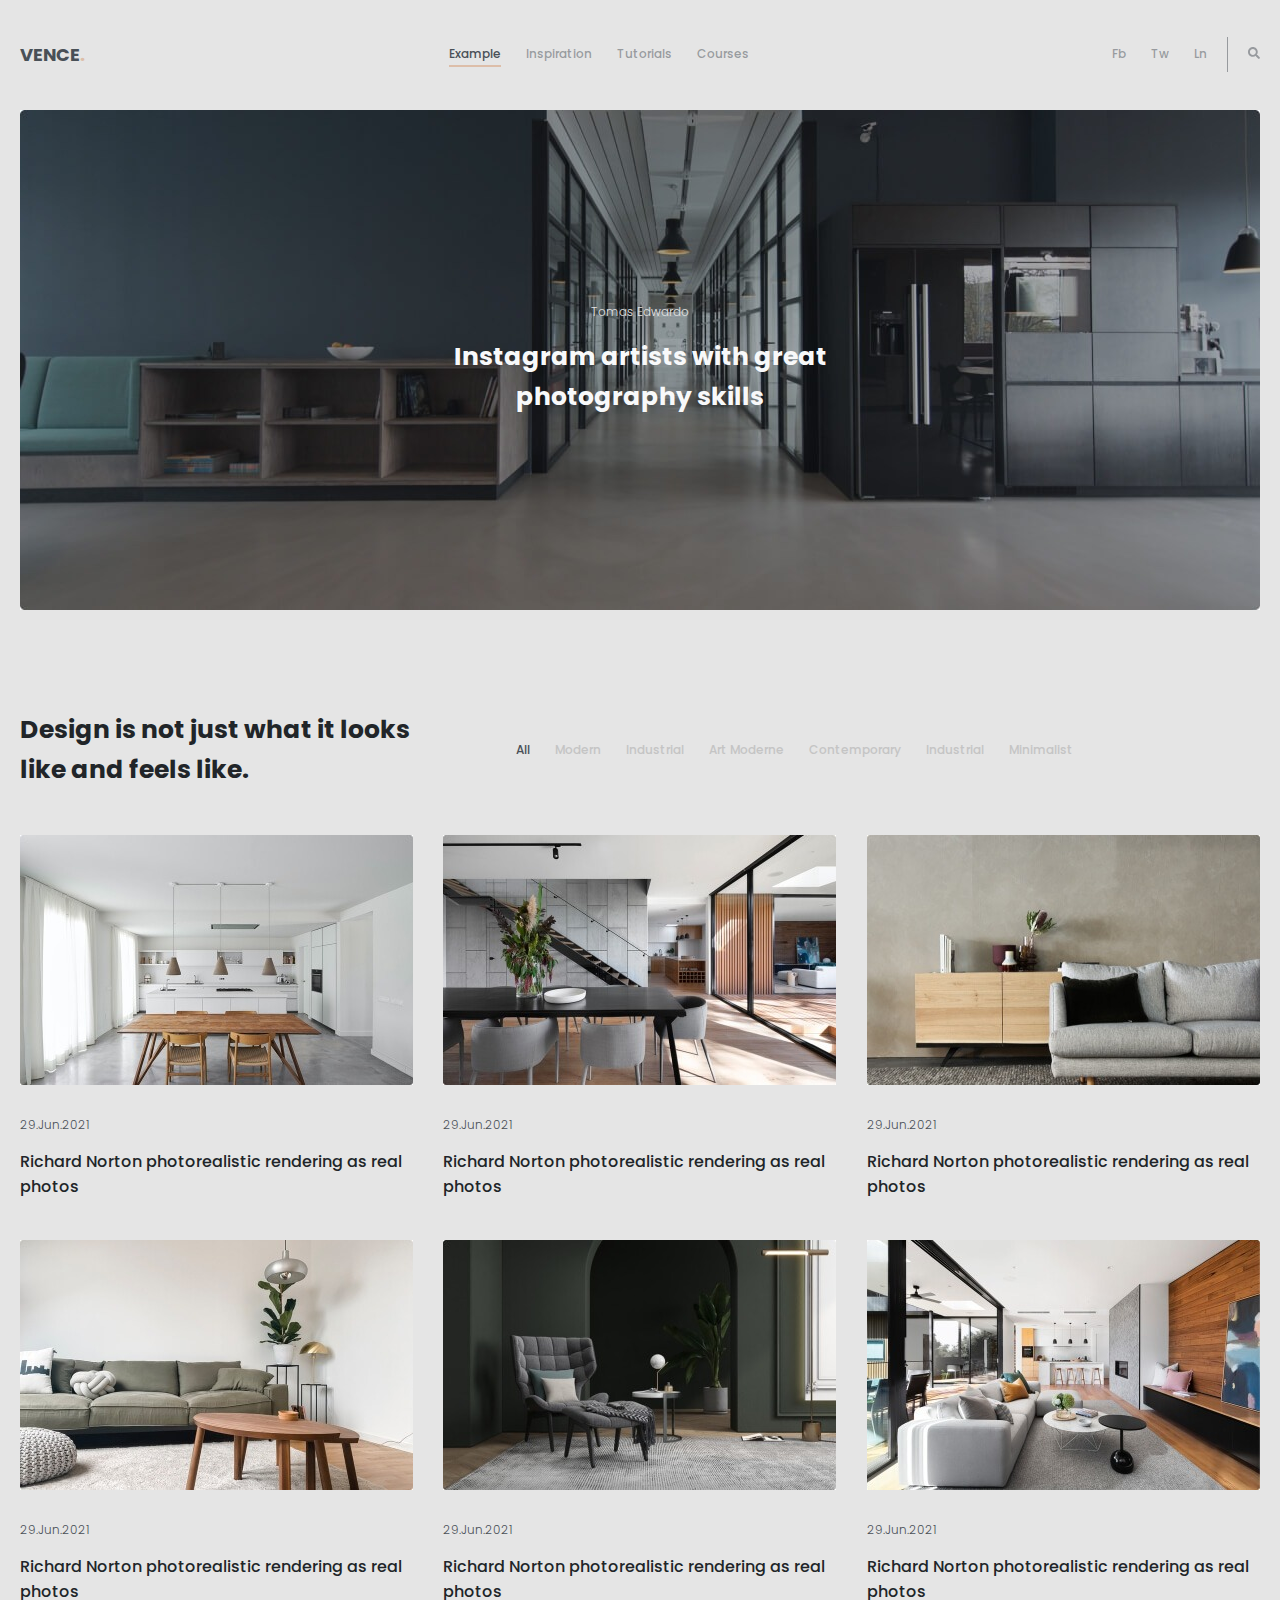
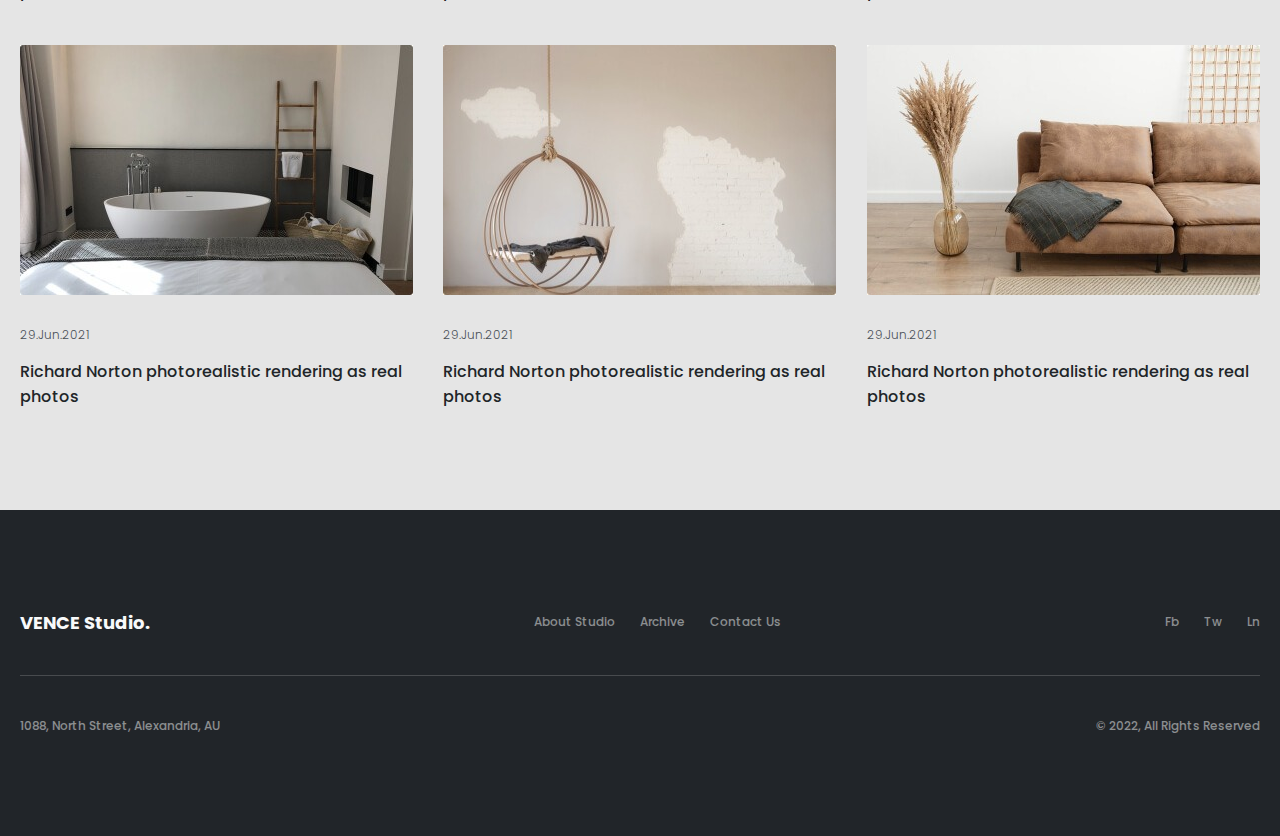
<file: lesson_18(2)/index.html>
<!DOCTYPE html>
<html lang="en">

<head>
	<meta charset="UTF-8">
	<meta name="viewport" content="width=device-width, initial-scale=1.0">
	<link rel="stylesheet" href="css/style.css">
	<title>Lesson_18_(2)</title>
</head>

<body>
	<div class="wrapper">
		<header>
			<div class="header__section">
				<div class="header__content">
					<div class="header__container">
						<div class="header__logo" id="logo-top">VENCE</div>
						<div class="header__navigator navigator-header">
							<div class="navigator-header__burger">
								<ul class="navigator-header__list">
									<li class="navigator-header__items"><a href=""
											class="navigator-header__link navigator-header__link_active">Example</a>
									</li>
									<li class="navigator-header__items"><a href=""
											class="navigator-header__link">Inspiration</a></li>
									<li class="navigator-header__items"><a href=""
											class="navigator-header__link">Tutorials</a></li>
									<li class="navigator-header__items"><a href=""
											class="navigator-header__link">Courses</a></li>
								</ul>
							</div>

						</div>
						<div class="header__socials socials-header">
							<ul class="socials-header__list">
								<li class="socials-header__items"><a href="" class="socials-header__link">Fb</a></li>
								<li class="socials-header__items"><a href="" class="socials-header__link">Tw</a></li>
								<li class="socials-header__items"><a href="" class="socials-header__link">Ln</a></li>
							</ul>
							<div class="socials-header__search"><a href="#" class="socials-header__icon-link"><img
										src="img/vector/vector/search_two.svg" alt="search"></a></div>
						</div>
						<button class="header__burger-button">
							<span></span>
						</button>
					</div>
				</div>
			</div>
		</header>
		<main>
			<div class="main-page__content">
				<div class="main-page__container">
					<div class="main-page__big-pic big-pic">
						<div class="big-pic__img"><img src="img/rastr/office_room.webp" alt="office"></div>
						<div class="big-pic__info info-pic">
							<div class="info-pic__author">Tomas Edwardo</div>
							<h1 class="info-pic__title">Instagram artists with great
								photography skills</h1>
						</div>
					</div>
					<div class="main-page__navigator navigator-page">
						<div class="navigator-page__title">Design is not just what it looks like and feels like.</div>
						<div class="navigator-page__catalog catalog-page">
							<ul class="catalog-page__list">
								<li class="catalog-page__items"><a href=""
										class="catalog-page__link catalog-page__link_active">All</a></li>
								<li class="catalog-page__items"><a href="" class="catalog-page__link">Modern </a></li>
								<li class="catalog-page__items"><a href="" class="catalog-page__link">Industrial</a>
								</li>
								<li class="catalog-page__items"><a href="" class="catalog-page__link">Art Moderne</a>
								</li>
								<li class="catalog-page__items"><a href="" class="catalog-page__link">Contemporary</a>
								</li>
								<li class="catalog-page__items"><a href="" class="catalog-page__link">Industrial</a>
								</li>
								<li class="catalog-page__items"><a href="" class="catalog-page__link">Minimalist</a>
								</li>
							</ul>
						</div>
					</div>
					<div class="main-page__libreri librery-page">
						<div class="librery-page__cards">
							<div class="librery-page__pic">
								<a href="" class="librery-page__img"><img src="img/rastr/room/kitchen.webp"
										alt="pic"></a>
							</div>
							<div class="librery-page__date">29.Jun.2021</div>
							<div class="librery-page__link"><a href="#">Richard Norton photorealistic rendering as real
									photos</a></div>
						</div>
						<div class="librery-page__cards">
							<div class="librery-page__pic">
								<a href="" class="librery-page__img"><img src="img/rastr/room/kitchen_ladder.webp"
										alt="pic"></a>
							</div>
							<div class="librery-page__date">29.Jun.2021</div>
							<div class="librery-page__link"><a href="#">Richard Norton photorealistic rendering as real
									photos</a></div>
						</div>
						<div class="librery-page__cards">
							<div class="librery-page__pic">
								<a href="" class="librery-page__img"><img
										src="img/rastr/room/gray_sofa_chest_of_drawers.webp" alt="pic"></a>
							</div>
							<div class="librery-page__date">29.Jun.2021</div>
							<div class="librery-page__link"><a href="#">Richard Norton photorealistic rendering as real
									photos</a></div>
						</div>
						<div class="librery-page__cards">
							<div class="librery-page__pic">
								<a href="" class="librery-page__img"><img src="img/rastr/room/sofa_table.webp"
										alt="pic"></a>
							</div>
							<div class="librery-page__date">29.Jun.2021</div>
							<div class="librery-page__link"><a href="#">Richard Norton photorealistic rendering as real
									photos</a></div>
						</div>
						<div class="librery-page__cards">
							<div class="librery-page__pic">
								<a href="" class="librery-page__img"><img src="img/rastr/room/gray_wall_chair.webp"
										alt="pic"></a>
							</div>
							<div class="librery-page__date">29.Jun.2021</div>
							<div class="librery-page__link"><a href="#">Richard Norton photorealistic rendering as real
									photos</a></div>
						</div>
						<div class="librery-page__cards">
							<div class="librery-page__pic">
								<a href="" class="librery-page__img"><img src="img/rastr/room/interior.webp"
										alt="pic"></a>
							</div>
							<div class="librery-page__date">29.Jun.2021</div>
							<div class="librery-page__link"><a href="#">Richard Norton photorealistic rendering as real
									photos</a></div>
						</div>
						<div class="librery-page__cards">
							<div class="librery-page__pic">
								<a href="" class="librery-page__img"><img src="img/rastr/room/bath.webp" alt="pic"></a>
							</div>
							<div class="librery-page__date">29.Jun.2021</div>
							<div class="librery-page__link"><a href="#">Richard Norton photorealistic rendering as real
									photos</a></div>
						</div>
						<div class="librery-page__cards">
							<div class="librery-page__pic">
								<a href="" class="librery-page__img"><img src="img/rastr/room/swing.webp" alt="pic"></a>
							</div>
							<div class="librery-page__date">29.Jun.2021</div>
							<div class="librery-page__link"><a href="#">Richard Norton photorealistic rendering as real
									photos</a></div>
						</div>
						<div class="librery-page__cards">
							<div class="librery-page__pic">
								<a href="" class="librery-page__img"><img src="img/rastr/room/ikebana_sofa.webp"
										alt="pic"></a>
							</div>
							<div class="librery-page__date">29.Jun.2021</div>
							<div class="librery-page__link"><a href="#">Richard Norton photorealistic rendering as real
									photos</a></div>
						</div>
					</div>
				</div>

			</div>
		</main>
		<footer>
			<div class="footer__content">
				<div class="footer__container">
					<div class="footer__navigator navigator-footer">
						<div class="navigator-footer__logo"><a href="#">VENCE Studio.</a></div>
						<div class="footer__directory directory-footer">
							<ul class="directory-footer__list">
								<li class="directory-footer__items"><a href="#" class="directory-footer__link">About Studio</a></li>
								<li class="directory-footer__items"><a href="#" class="directory-footer__link">Archive</a></li>
								<li class="directory-footer__items"><a href="#" class="directory-footer__link">Contact Us</a></li>
							</ul>
						</div>
						<div class="footer__socials socials-footer">
							<ul class="socials-footer__list">
								<li class="socials-footer__items"><a href="#" class="socials-footer__link">Fb</a></li>
								<li class="socials-footer__items"><a href="#" class="socials-footer__link">Tw</a></li>
								<li class="socials-footer__items"><a href="#" class="socials-footer__link">Ln</a></li>
							</ul>
						</div>
					</div>
					<div class="footer__more more-footer">
                        <div class="more-footer__address">1088, North Street, Alexandria, AU</div>
                        <div class="more-footer__reminder">© 2022, All Rights Reserved</div>
					</div>
				</div>
			</div>
		</footer>
	</div>
</body>

</html>
</file>
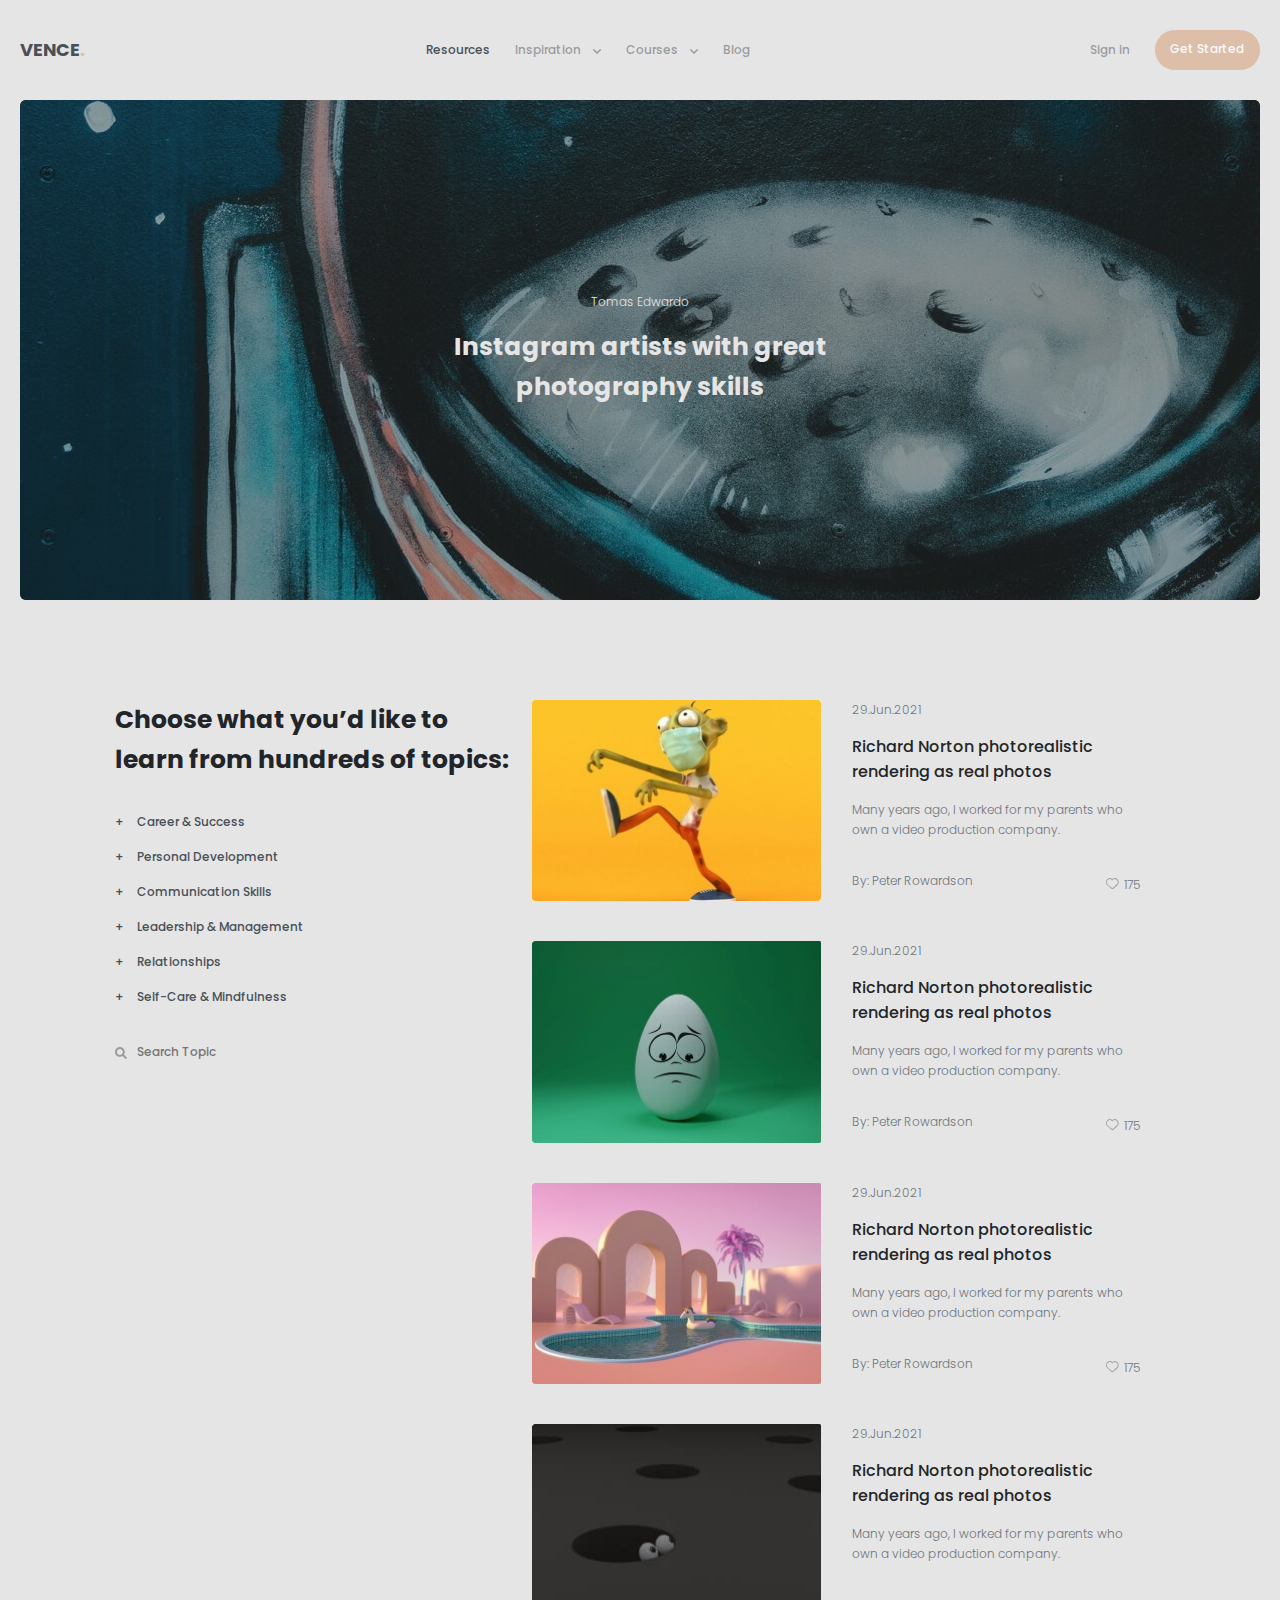
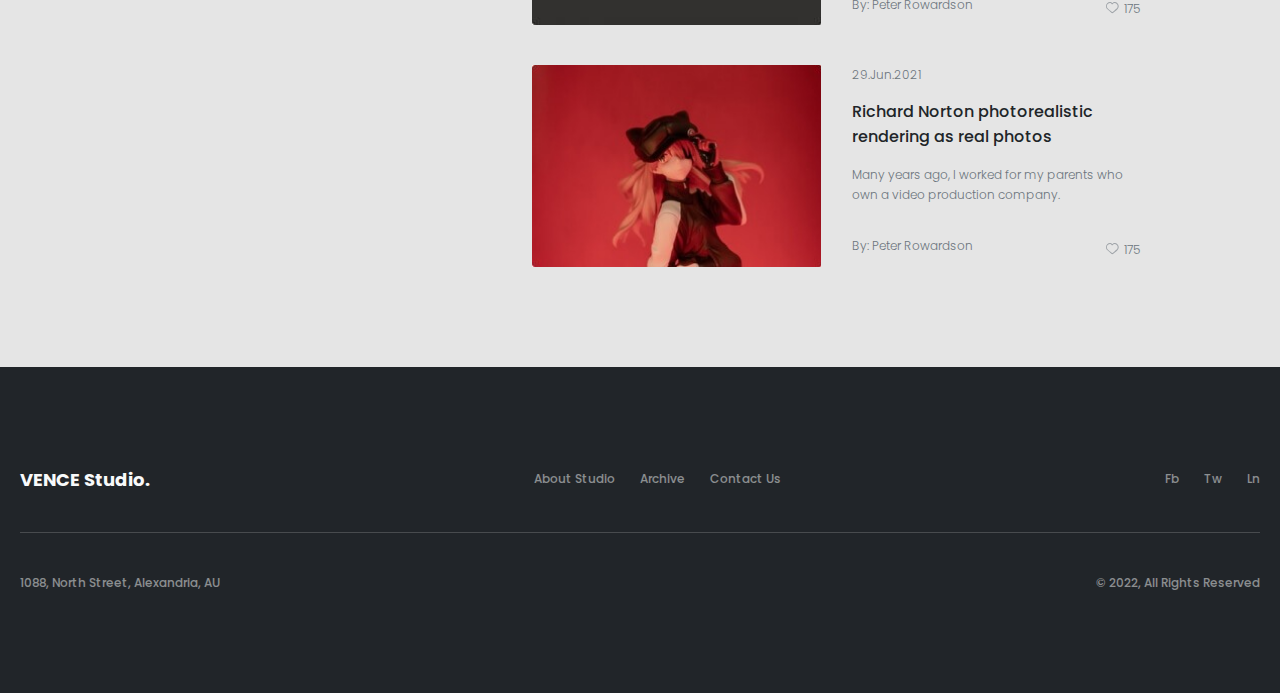
<file: lesson_18/index.html>
<!DOCTYPE html>
<html lang="en">

<head>
	<meta charset="UTF-8">
	<meta name="viewport" content="width=device-width, initial-scale=1.0">
	<link rel="stylesheet" href="css/style.css">
	<title>Lesson_18</title>
</head>

<body>
	<div class="wrapper">
		<header>
			<div class="header-page">
				<div class="header-page__container">
					<div class="header-page__logo"><a href="pagetwoo.html">VENCE</a></div>
					<div class="header-page__inner">
						<div class="header-page__burger">
							<div class="header-page__navigator navigator-header">
								<ul class="navigator-header__list">
                                    <li class="navigator-header__items"><a href="#" class="navigator-header__link navigator-header__link--active">Resources</a></li>
                                    <li class="navigator-header__items navigator-header__items--parent"><a href="#" class="navigator-header__link">Inspiration</a>
										<div class="navigator-header__subinner">
											<div class="navigator-header__sub-menu">
												<ul class="navigator-header__sublist">
                                                    <li class="navigator-header__subitems"><a href="#" class="navigator-header__sublink">Digital Products</a></li>
                                                    <li class="navigator-header__subitems"><a href="#" class="navigator-header__sublink">New Trend</a></li>
                                                    <li class="navigator-header__subitems"><a href="#" class="navigator-header__sublink">Graphic Arts</a></li>
                                                    <li class="navigator-header__subitems"><a href="#" class="navigator-header__sublink">Web Design</a></li>
												</ul>
											</div>
										</div>
									</li>
                                    <li class="navigator-header__items navigator-header__items--parent "><a href="#" class="navigator-header__link">Courses</a>
										<div class="navigator-header__subinner">
											<div class="navigator-header__sub-menu">
												<ul class="navigator-header__sublist">
                                                    <li class="navigator-header__subitems"><a href="#" class="navigator-header__sublink">Digital Products</a></li>
                                                    <li class="navigator-header__subitems"><a href="#" class="navigator-header__sublink">New Trend</a></li>
                                                    <li class="navigator-header__subitems"><a href="#" class="navigator-header__sublink">Graphic Arts</a></li>
                                                    <li class="navigator-header__subitems"><a href="#" class="navigator-header__sublink">Web Design</a></li>
												</ul>
											</div>
										</div>
									</li>
                                    <li class="navigator-header__items"><a href="#" class="navigator-header__link">Blog</a></li>
								</ul>
							</div>
						</div>
					</div>
					<div class="header-page__more">
						<div class="header-page__signin"><a href="#">Sign in</a></div>
						<div class="header-page__started"><a href="#">Get Started</a></div>
					</div>
					<button class="header-page__knob">
						<span></span>
					</button>
				</div>
			</div>
		</header>
		<main>
			<div class="main-page">
				<div class="main-page__container">
					<div class="main-page__big-pic big-pic">
                        <div class="big-pic__inner">
							<div class="big-pic__img"><img src="img/rastr/helmet.webp" alt="img"></div>
							<div class="big-pic__info">
								<div class="big-pic__author-name">Tomas Edwardo</div>
								<div class="big-pic__title"><a href="#" class="big-pic__link">Instagram artists with great
									photography skills</a></div>
							</div>
						</div>
					</div>
					 <div class="main-page__content content-main">
                        <div class="content-main__inner">
							<div class="content-main__left-side left-side">
								<div class="left-side__title">Choose what you’d like to learn from hundreds of topics:</div>
								<div class="left-side__wrap">
									<ul class="left-side__list">
										<li class="left-side__items"><a href="#" class="left-side__link">Career & Success</a></li>
										<li class="left-side__items"><a href="#" class="left-side__link">Personal Development</a></li>
										<li class="left-side__items"><a href="#" class="left-side__link">Communication Skills</a></li>
										<li class="left-side__items"><a href="#" class="left-side__link">Leadership & Management</a></li>
										<li class="left-side__items"><a href="#" class="left-side__link">Relationships</a></li>
										<li class="left-side__items"><a href="#" class="left-side__link">Self-Care & Mindfulness</a></li>
									</ul>
								</div>
								<div class="left-side__form">
									<form action="#" method="post" enctype="multipart/form-data">
										<div class="left-side__search">
											<input type="search" placeholder="Search Topic">
										</div>
									</form>
								</div>
							</div>
							<div class="content-main__rigth-side rigth-side">
                                <div class="rigth-side__cards">
									<div class="rigth-side__pic">
										<a href="#" class="rigth-side__img"><img src="img/rastr/funny_man.webp" alt="img"></a>
									</div>
									<div class="rigth-side__inner">
										<div class="rigth-side__date">29.Jun.2021</div>
										<div class="rigth-side__title"><a href="#">Richard Norton photorealistic rendering as real photos</a></div>
										<div class="rigth-side__text">Many years ago, I worked for my parents who own a video production company.</div>
										<div class="rigth-side__more">
											<div class="rigth-side__author-name"><a href="#">By: Peter Rowardson</a></div>
											<div class="rigth-side__like"><button><img src="img/vector/like_icon.svg" alt="like"><span>175</span></button></div>
										</div>
									</div>
								</div>
                                <div class="rigth-side__cards">
									<div class="rigth-side__pic">
										<a href="#" class="rigth-side__img"><img src="img/rastr/egg.webp" alt="img"></a>
									</div>
									<div class="rigth-side__inner">
										<div class="rigth-side__date">29.Jun.2021</div>
										<div class="rigth-side__title"><a href="#">Richard Norton photorealistic rendering as real photos</a></div>
										<div class="rigth-side__text">Many years ago, I worked for my parents who own a video production company.</div>
										<div class="rigth-side__more">
											<div class="rigth-side__author-name"><a href="#">By: Peter Rowardson</a></div>
											<div class="rigth-side__like"><button><img src="img/vector/like_icon.svg" alt="like"><span>175</span></button></div>
										</div>
									</div>
								</div>
                                <div class="rigth-side__cards">
									<div class="rigth-side__pic">
										<a href="#" class="rigth-side__img"><img src="img/rastr/pool.webp" alt="img"></a>
									</div>
									<div class="rigth-side__inner">
										<div class="rigth-side__date">29.Jun.2021</div>
										<div class="rigth-side__title"><a href="#">Richard Norton photorealistic rendering as real photos</a></div>
										<div class="rigth-side__text">Many years ago, I worked for my parents who own a video production company.</div>
										<div class="rigth-side__more">
											<div class="rigth-side__author-name"><a href="#">By: Peter Rowardson</a></div>
											<div class="rigth-side__like"><button><img src="img/vector/like_icon.svg" alt="like"><span>175</span></button></div>
										</div>
									</div>
								</div>
                                <div class="rigth-side__cards">
									<div class="rigth-side__pic">
										<a href="#" class="rigth-side__img"><img src="img/rastr/eyes.webp" alt="img"></a>
									</div>
									<div class="rigth-side__inner">
										<div class="rigth-side__date">29.Jun.2021</div>
										<div class="rigth-side__title"><a href="#">Richard Norton photorealistic rendering as real photos</a></div>
										<div class="rigth-side__text">Many years ago, I worked for my parents who own a video production company.</div>
										<div class="rigth-side__more">
											<div class="rigth-side__author-name"><a href="#">By: Peter Rowardson</a></div>
											<div class="rigth-side__like"><button><img src="img/vector/like_icon.svg" alt="like"><span>175</span></button></div>
										</div>
									</div>
								</div>
                                <div class="rigth-side__cards">
									<div class="rigth-side__pic">
										<a href="#" class="rigth-side__img"><img src="img/rastr/girl.webp" alt="img"></a>
									</div>
									<div class="rigth-side__inner">
										<div class="rigth-side__date">29.Jun.2021</div>
										<div class="rigth-side__title"><a href="#">Richard Norton photorealistic rendering as real photos</a></div>
										<div class="rigth-side__text">Many years ago, I worked for my parents who own a video production company.</div>
										<div class="rigth-side__more">
											<div class="rigth-side__author-name"><a href="#">By: Peter Rowardson</a></div>
											<div class="rigth-side__like"><button><img src="img/vector/like_icon.svg" alt="like"><span>175</span></button></div>
										</div>
									</div>
								</div>
							</div>
						</div>
					</div> 
				</div>
			</div>
		</main>
		<footer>
			<div class="footer-page">
				<div class="footer-page__container">
					<div class="footer-page__menu">
						<div class="footer-page__logo"><a href="#">VENCE Studio.</a></div>
						<div class="footer-page__navigator navigator-footer">
							<ul class="navigator-footer__list">
								<li class="navigator-footer__items"><a href="">About Studio</a></li>
								<li class="navigator-footer__items"><a href="">Archive</a></li>
								<li class="navigator-footer__items"><a href="">Contact Us</a></li>
							</ul>
						</div>
                        <div class="footer-page__socials socials-footer">
                            <ul class="socials-footer__list">
								<li class="socials-footer__items"><a href="">Fb</a></li>
								<li class="socials-footer__items"><a href="">Tw</a></li>
								<li class="socials-footer__items"><a href="">Ln</a></li>
							</ul>
						</div>
					</div>
					<div class="footer-page__more more-footer">
						<div class="more-footer__text">1088, North Street, Alexandria, AU</div>
						<div class="more-footer__text">© 2022, All Rights Reserved</div>
					</div>
				</div>
			</div>
		</footer>
	</div>

</body>

</html>
</file>
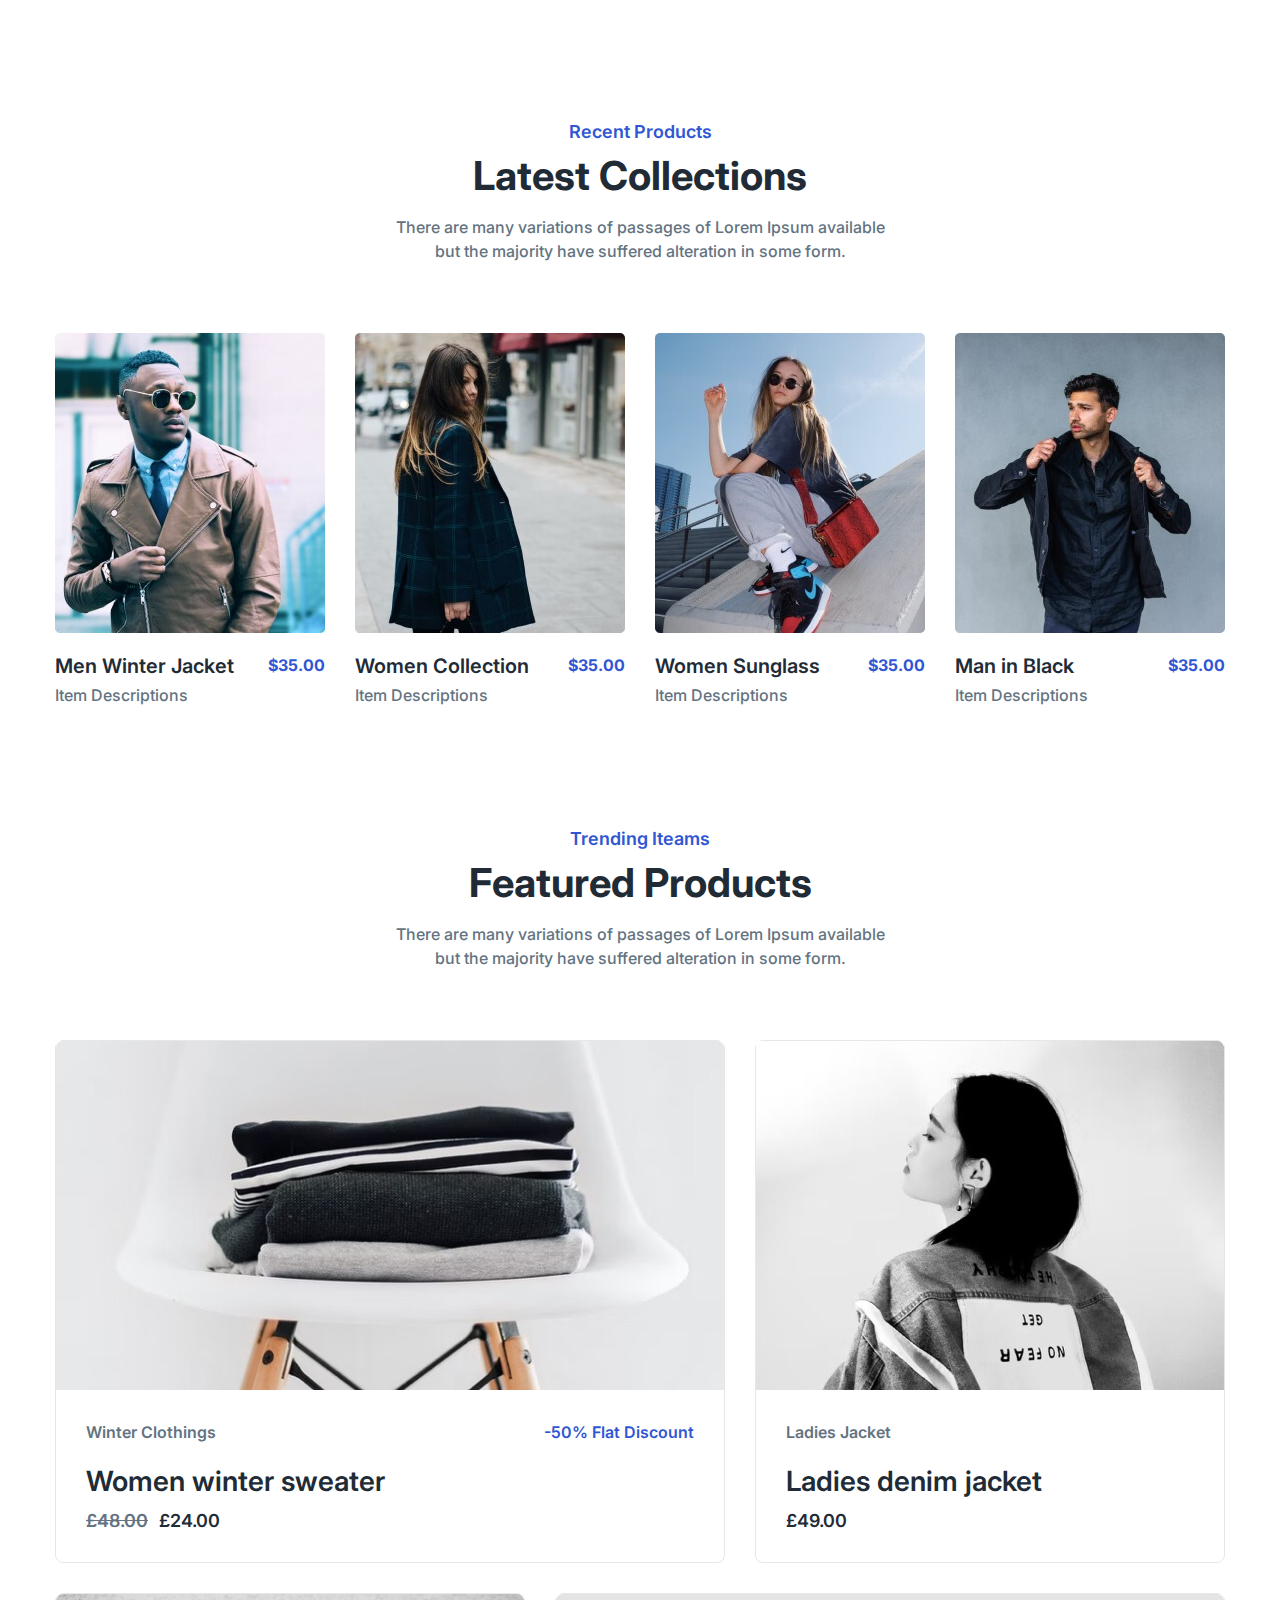
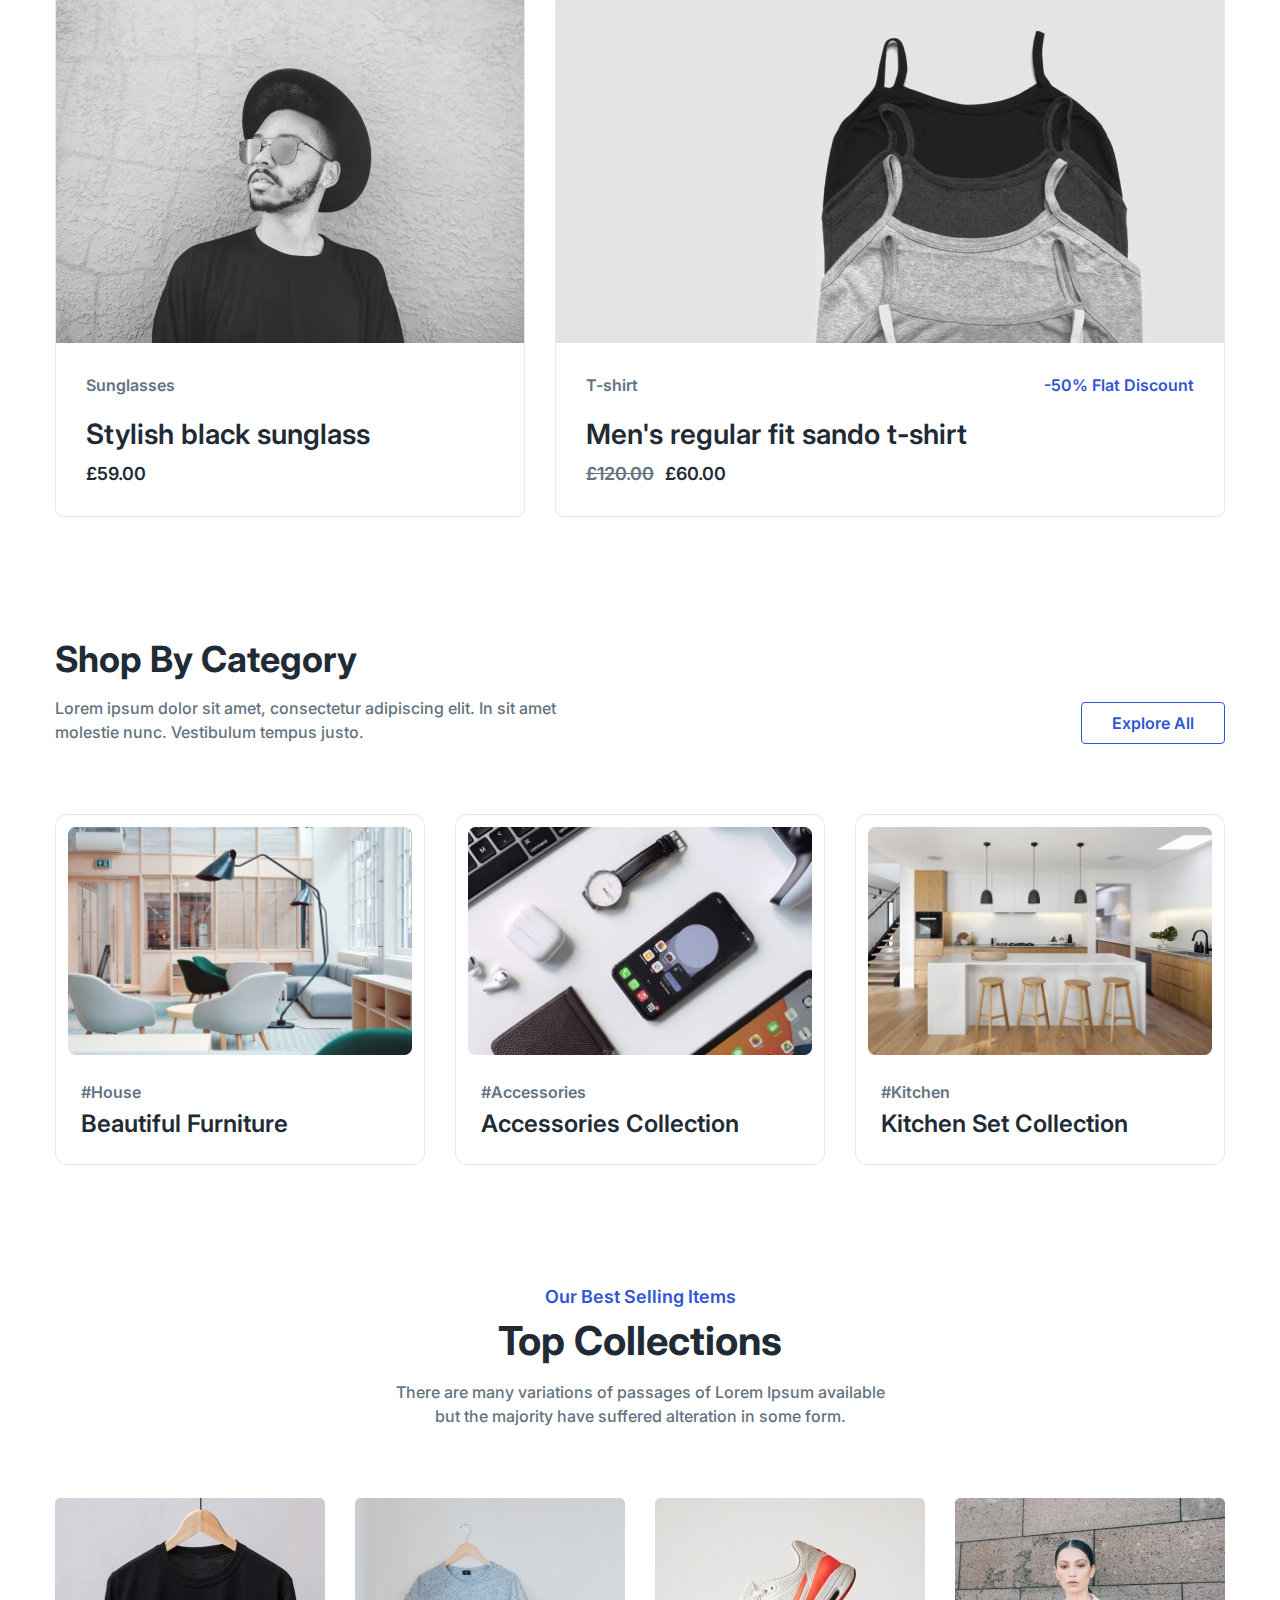
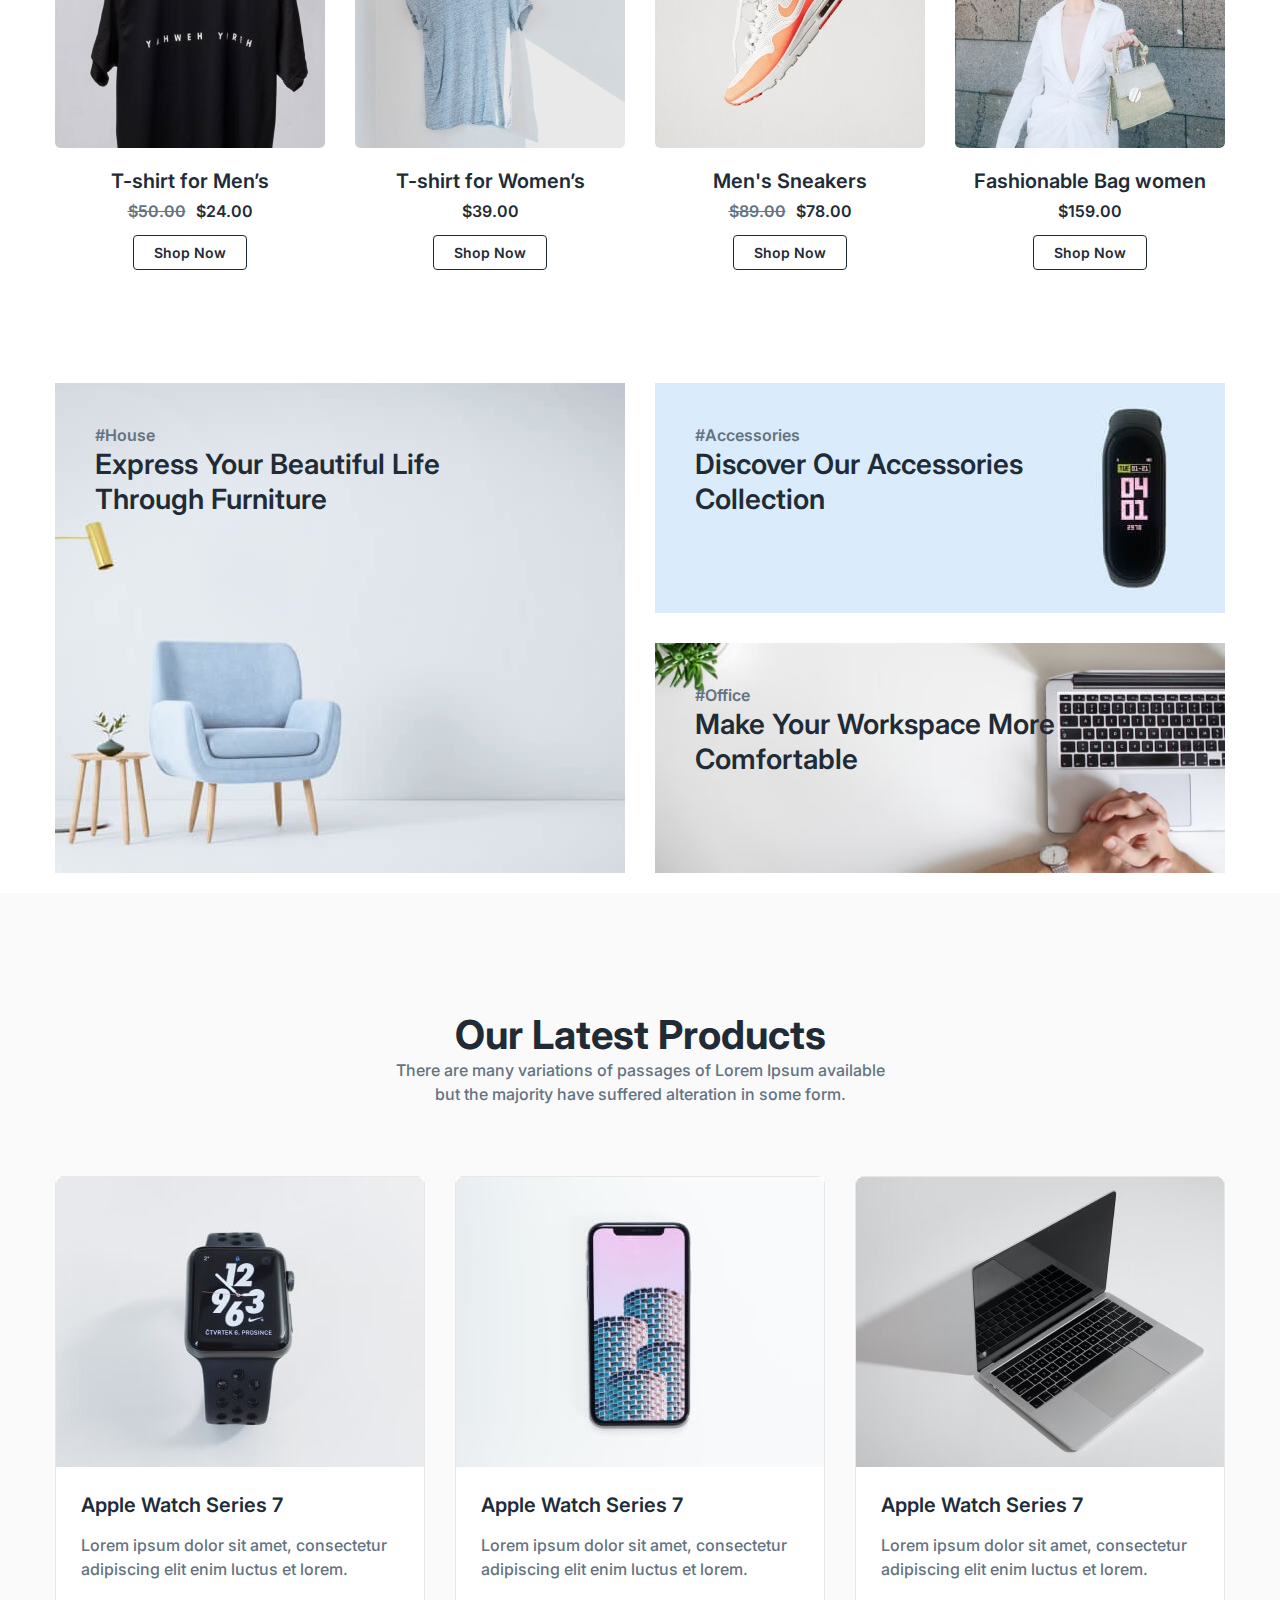
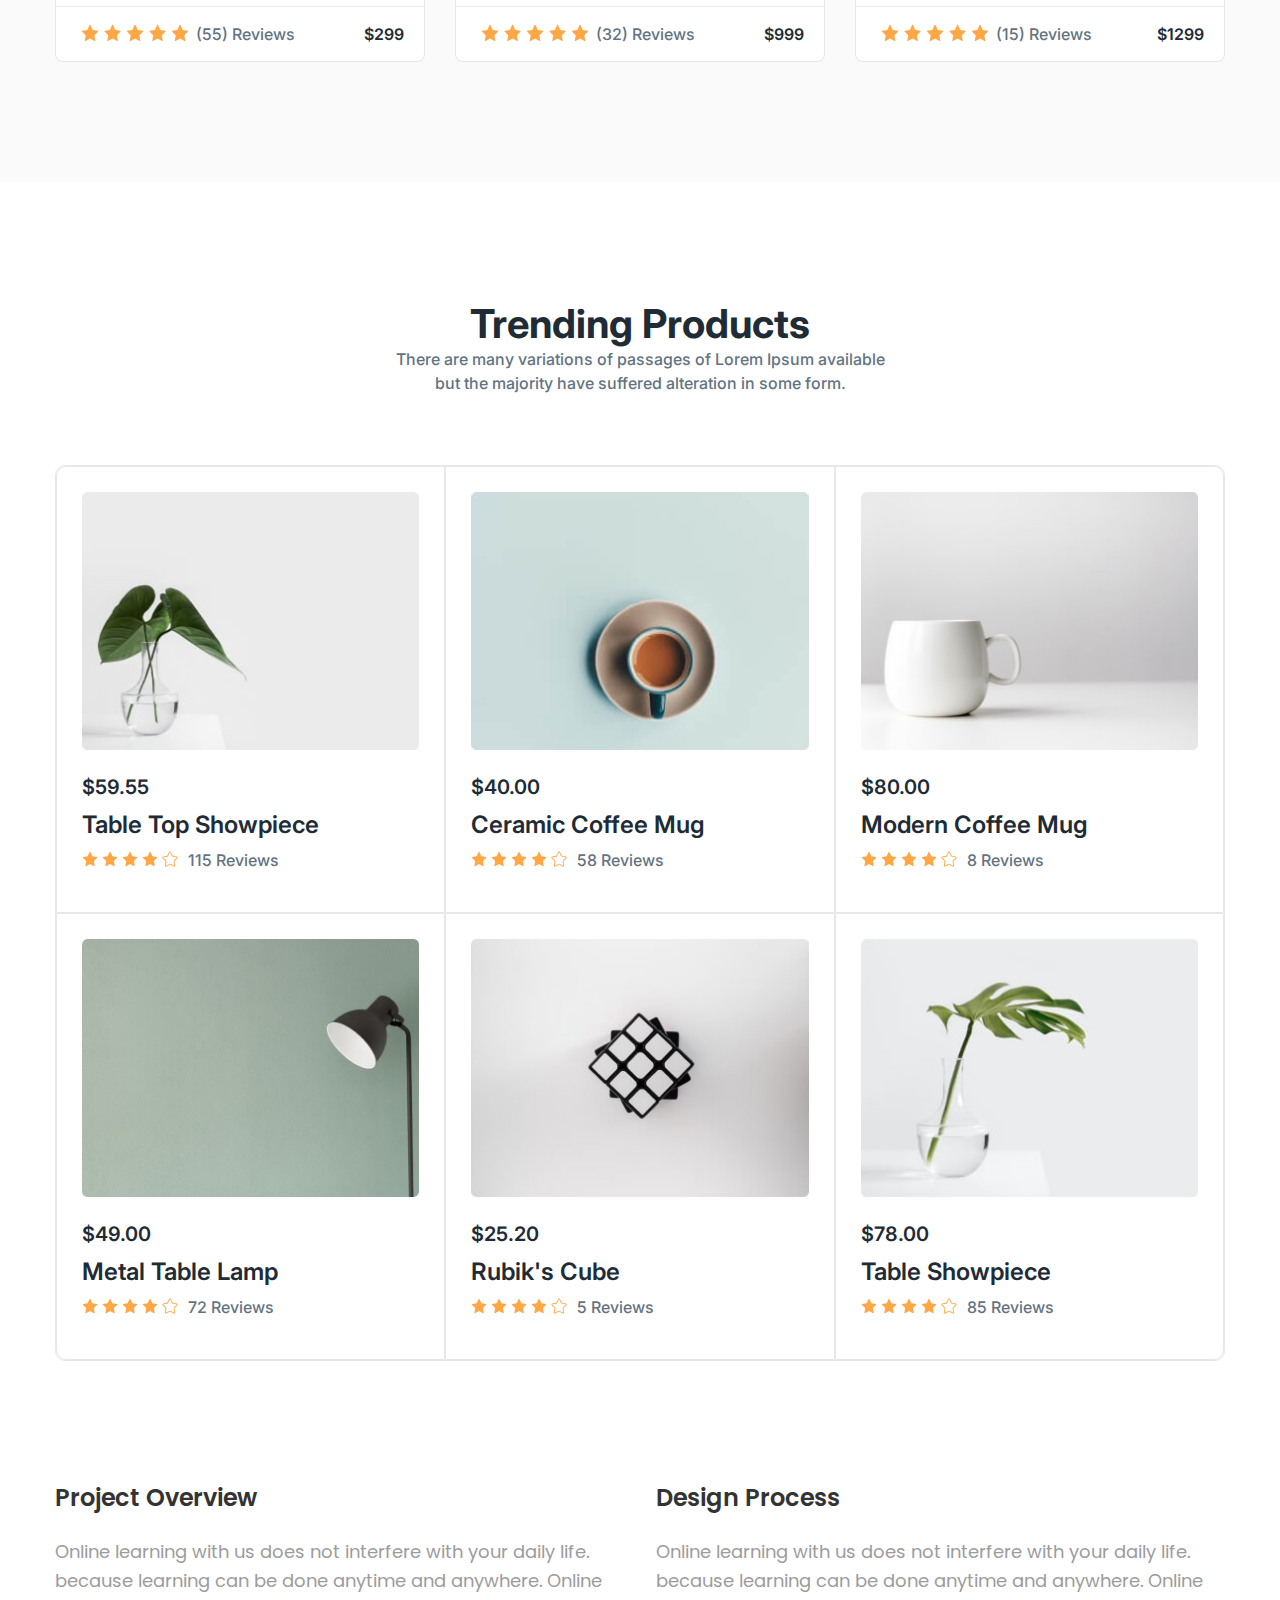
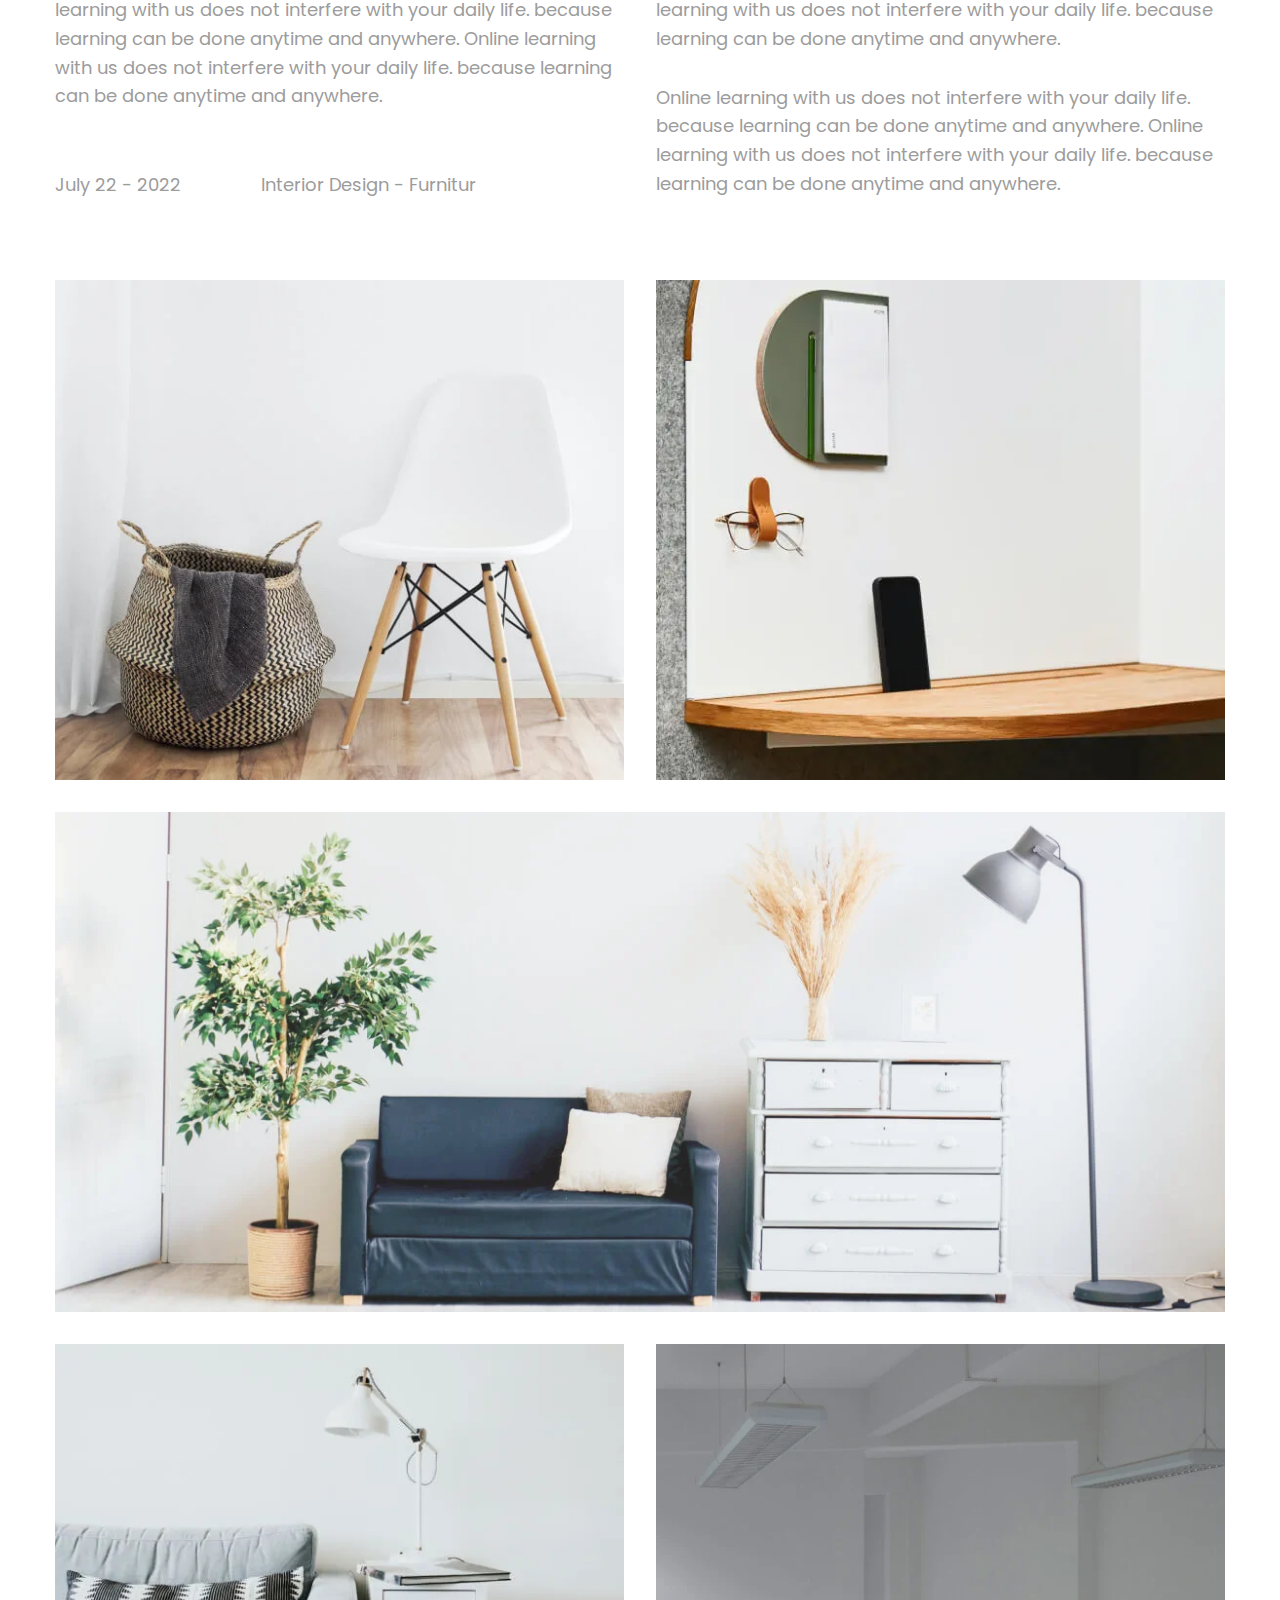
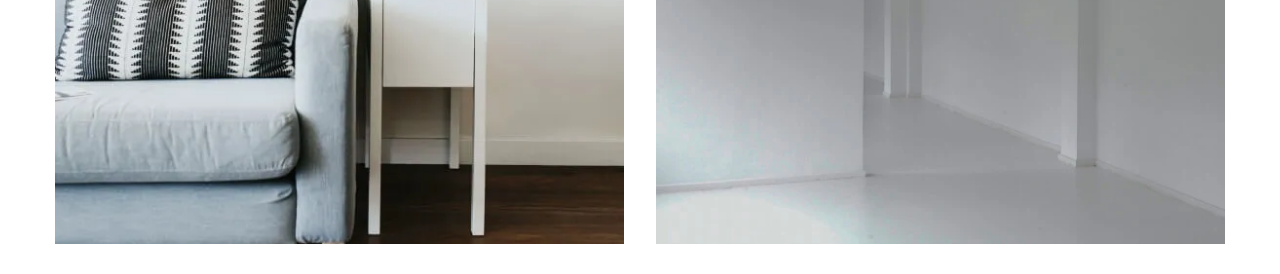
<file: lesson_19/index.html>
<!DOCTYPE html>
<html lang="en">

<head>
	<meta charset="UTF-8">
	<meta name="viewport" content="width=device-width, initial-scale=1.0">
	<link rel="stylesheet" href="css/style.css">
	<title>Lesson_19</title>
</head>

<body>
	<div class="wrapper">
		<header></header>
		<main>
			<div class="latest-collections">
				<div class="latest-collectins__content">
					<div class="latest-collectins__container">
						<div class="latest-collectins__info info-latest">
							<div class="info-latest__headline"><a href="#">Recent Products</a></div>
							<h1 class="info-latest__title">Latest Collections</h1>
							<div class="info-latest__text">There are many variations of passages of Lorem Ipsum
								available
								but the majority have suffered alteration in some form.</div>
						</div>
						<div class="latest-collectins__librery librery-latest">
							<div class="librery-latest__cards cards-librery">
								<div class="cards-librery__img"><img src="img/rastr/man_in_jacket.webp" alt="pic"></div>
								<div class="cards-librery__info info-cards">
									<div class="info-cards__appointment">Men Winter Jacket</div>
									<div class="info-cards__price">$35.00</div>
								</div>
								<div class="cards-librery__desc"><a href="#">Item Descriptions</a></div>
							</div>
							<div class="librery-latest__cards cards-librery">
								<div class="cards-librery__img"><img src="img/rastr/girl_in_a_jacket.webp" alt="pic">
								</div>
								<div class="cards-librery__info info-cards">
									<div class="info-cards__appointment">Women Collection</div>
									<div class="info-cards__price">$35.00</div>
								</div>
								<div class="cards-librery__desc"><a href="#">Item Descriptions</a></div>
							</div>
							<div class="librery-latest__cards cards-librery">
								<div class="cards-librery__img"><img src="img/rastr/girl_in_sneakers.webp" alt="pic">
								</div>
								<div class="cards-librery__info info-cards">
									<div class="info-cards__appointment">Women Sunglass</div>
									<div class="info-cards__price">$35.00</div>
								</div>
								<div class="cards-librery__desc"><a href="#">Item Descriptions</a></div>
							</div>
							<div class="librery-latest__cards cards-librery">
								<div class="cards-librery__img"><img src="img/rastr/man_in_black.webp" alt=""></div>
								<div class="cards-librery__info info-cards">
									<div class="info-cards__appointment">Man in Black</div>
									<div class="info-cards__price">$35.00</div>
								</div>
								<div class="cards-librery__desc"><a href="#">Item Descriptions</a></div>
							</div>
						</div>
					</div>
				</div>
			</div>
			<div class="featured-products">
				<div class="featured-products__content">
					<div class="featured-products__container">
						<div class="latest-collectins__info info-latest">
							<div class="info-latest__headline"><a href="#">Trending Iteams</a></div>
							<h2 class="info-latest__title">Featured Products</h2>
							<div class="info-latest__text">There are many variations of passages of Lorem Ipsum
								available
								but the majority have suffered alteration in some form.</div>
						</div>
						<div class="featured-products__librery librery-featured">
							<div class="librery-featured__cards cards-featured">
								<div class="cards-featured__pic-box">
									<div class="cards-featured__items"><a href="#" class="cards-featured__link"><img
												src="img/rastr/clothes_on_the_chair.webp" alt="img"></a>
									</div>
									<div class="cards-featured__control control-featured">
										<div class="control-featured__inner">
											<button class="control-featured__cart"><img
													src="img/vector/shopping_cart.svg" alt="cart_icon"></button>
										</div>
										<div class="control-featured__inner"><button class="control-featured__eye"><img
													src="img/vector/eye_icon.svg" alt="eye_icon"></button>
										</div>
										<div class="control-featured__inner"><button class="control-featured__like"><img
													src="img/vector/heart_icon.svg" alt="heart_icon"></button>
										</div>
									</div>
								</div>
								<div class="cards-featured__info info-featured">
									<div class="info-featured__inner">
										<div class="info-featured__type-clothing">Winter Clothings</div>
										<div class="info-featured__discount info-featured__discount--on">-50% Flat
											Discount</div>
									</div>
									<div class="info-featured__title"><a href="#">Women winter sweater</a></div>
									<div class="info-featured__price info-featured__price--on__sweater">£24.00</div>
								</div>
							</div>
							<div class="librery-featured__cards cards-featured">
								<div class="cards-featured__pic-box">
									<div class="cards-featured__items"><a href="#" class="cards-featured__link"><img
												src="img/rastr/girl_bandw.webp" alt="img"></a>
									</div>
									<div class="cards-featured__control control-featured">
										<div class="control-featured__inner">
											<button class="control-featured__cart"><img
													src="img/vector/shopping_cart.svg" alt="cart_icon"></button>
										</div>
										<div class="control-featured__inner"><button class="control-featured__eye"><img
													src="img/vector/eye_icon.svg" alt="eye_icon"></button>
										</div>
										<div class="control-featured__inner"><button class="control-featured__like"><img
													src="img/vector/heart_icon.svg" alt="heart_icon"></button>
										</div>
									</div>
								</div>
								<div class="cards-featured__info info-featured">
									<div class="info-featured__inner">
										<div class="info-featured__type-clothing">Ladies Jacket</div>
										<div class="info-featured__discount">-50% Flat Discount</div>
									</div>
									<div class="info-featured__title"><a href="#">Ladies denim jacket</a></div>
									<div class="info-featured__price">£49.00</div>
								</div>
							</div>
							<div class="librery-featured__cards cards-featured">
								<div class="cards-featured__pic-box">
									<div class="cards-featured__items"><a href="#" class="cards-featured__link"><img
												src="img/rastr/man_bandw.webp" alt="img"></a>
									</div>
									<div class="cards-featured__control control-featured">
										<div class="control-featured__inner">
											<button class="control-featured__cart"><img
													src="img/vector/shopping_cart.svg" alt="cart_icon"></button>
										</div>
										<div class="control-featured__inner"><button class="control-featured__eye"><img
													src="img/vector/eye_icon.svg" alt="eye_icon"></button>
										</div>
										<div class="control-featured__inner"><button class="control-featured__like"><img
													src="img/vector/heart_icon.svg" alt="heart_icon"></button>
										</div>
									</div>
								</div>
								<div class="cards-featured__info info-featured">
									<div class="info-featured__inner">
										<div class="info-featured__type-clothing">Sunglasses</div>
										<div class="info-featured__discount">-50% Flat Discount</div>
									</div>
									<div class="info-featured__title"><a href="#">Stylish black sunglass</a></div>
									<div class="info-featured__price">£59.00</div>
								</div>
							</div>
							<div class="librery-featured__cards cards-featured">
								<div class="cards-featured__pic-box">
									<div class="cards-featured__items"><a href="#" class="cards-featured__link"><img
												src="img/rastr/cloth.webp" alt="img"></a>
									</div>
									<div class="cards-featured__control control-featured">
										<div class="control-featured__inner">
											<button class="control-featured__cart"><img
													src="img/vector/shopping_cart.svg" alt="cart_icon"></button>
										</div>
										<div class="control-featured__inner"><button class="control-featured__eye"><img
													src="img/vector/eye_icon.svg" alt="eye_icon"></button>
										</div>
										<div class="control-featured__inner"><button class="control-featured__like"><img
													src="img/vector/heart_icon.svg" alt="heart_icon"></button>
										</div>
									</div>
								</div>
								<div class="cards-featured__info info-featured">
									<div class="info-featured__inner">
										<div class="info-featured__type-clothing">T-shirt</div>
										<div class="info-featured__discount info-featured__discount--on">-50% Flat
											Discount</div>
									</div>
									<div class="info-featured__title"><a href="#">Men's regular fit sando t-shirt</a>
									</div>
									<div class="info-featured__price info-featured__price--on__tshirt">£60.00</div>
								</div>
							</div>

						</div>
					</div>
				</div>
			</div>
			<div class="shop-category">
				<div class="shop-category__content">
					<div class="shop-category__container">
						<div class="shop-category__caption caption-shop">
							<div class="caption-shop__info">
								<div class="caption-shop__inner">
									<h2 class="caption-shop__title">Shop By Category</h2>
									<div class="caption-shop__text">Lorem ipsum dolor sit amet, consectetur adipiscing
										elit. In sit amet
										molestie nunc. Vestibulum tempus justo.</div>
								</div>
								<div class="caption-shop__link"><a href="#">Explore All</a></div>
							</div>
							<div class="shop-category__librery librery-shop">
								<div class="librery-shop__cards cards-shop">
									<div class="cards-shop__pic"><a href="#" class="cards-shop__img
									"><img src="img/rastr/interior_and_armchairs.webp" alt="img"></a>
									</div>
									<div class="cards-shop__inner">
										<div class="cards-shop__hashtag"><a href="#">#House</a></div>
										<div class="cards-shop__title">Beautiful Furniture</div>
									</div>

								</div>
								<div class="librery-shop__cards cards-shop">
									<div class="cards-shop__pic"><a href="#" class="cards-shop__img
									"><img src="img/rastr/rectangle_mobail.webp" alt="img"></a>
									</div>
									<div class="cards-shop__inner">
										<div class="cards-shop__hashtag"><a href="#">#Accessories</a></div>
										<div class="cards-shop__title">Accessories Collection</div>
									</div>

								</div>
								<div class="librery-shop__cards cards-shop">
									<div class="cards-shop__pic"><a href="#" class="cards-shop__img
									"><img src="img/rastr/rectangle_kitchen.webp" alt=""></a>
									</div>
									<div class="cards-shop__inner">
										<div class="cards-shop__hashtag"><a href="#">#Kitchen</a></div>
										<div class="cards-shop__title">Kitchen Set Collection</div>
									</div>
								</div>
							</div>
						</div>
					</div>
				</div>
			</div>
			<div class="top-collections">
				<div class="top-collections__content">
					<div class="top-collections__container">
						<div class="latest-collectins__info info-latest">
							<div class="info-latest__headline"><a href="#">Our Best Selling Items</a></div>
							<h1 class="info-latest__title">Top Collections</h1>
							<div class="info-latest__text">There are many variations of passages of Lorem Ipsum
								available
								but the majority have suffered alteration in some form.</div>
						</div>
						<div class="top-collections__librery librery-collections">
							<div class="librery-collections__cards">
								<div class="librery-collections__pic">
									<div class="librery-collections__items"><a href="#"
											class="librery-collections__img"><img src="img/rastr/black_tshirt.webp"
												alt="img"></a></div>
								</div>
								<div class="librery-collections__inner">
									<div class="librery-collections__title">T-shirt for Men’s</div>
									<div class="librery-collections__price librery-collections__price-tshirt">$24.00
									</div>
									<div class="librery-collections__link"><a href="#">Shop Now</a></div>
								</div>
							</div>
							<div class="librery-collections__cards">
								<div class="librery-collections__pic">
									<div class="librery-collections__items"><a href="#"
											class="librery-collections__img"><img src="img/rastr/t_shirt.webp"
												alt="img"></a></div>
								</div>
								<div class="librery-collections__inner">
									<div class="librery-collections__title">T-shirt for Women’s</div>
									<div class="librery-collections__price">$39.00</div>
									<div class="librery-collections__link"><a href="#">Shop Now</a></div>
								</div>
							</div>
							<div class="librery-collections__cards">
								<div class="librery-collections__pic">
									<div class="librery-collections__items"><a href="#"
											class="librery-collections__img"><img src="img/rastr/running_shoes.webp"
												alt="img"></a></div>
								</div>
								<div class="librery-collections__inner">
									<div class="librery-collections__title">Men's Sneakers</div>
									<div class="librery-collections__price librery-collections__price-sneakers">$78.00
									</div>
									<div class="librery-collections__link"><a href="#">Shop Now</a></div>
								</div>
							</div>
							<div class="librery-collections__cards">
								<div class="librery-collections__pic">
									<div class="librery-collections__items"><a href="#"
											class="librery-collections__img"><img
												src="img/rastr/girl_in_white_and_bag.webp" alt=""></a></div>
								</div>
								<div class="librery-collections__inner">
									<div class="librery-collections__title">Fashionable Bag women </div>
									<div class="librery-collections__price">$159.00</div>
									<div class="librery-collections__link"><a href="#">Shop Now</a></div>
								</div>
							</div>
						</div>
					</div>
				</div>
			</div>
			<div class="technology-librery">
				<div class="technology-librery__content">
					<div class="technology-librery__container">
						<div class="technology-librery__inner">
							<div class="technology-librery__items">
								<a href="#" class="technology-librery__img"><img src="img/rastr/blue_chair.webp"
										alt="img"></a>
								<div class="technology-librery__info">
									<div class="technology-librery__hashtag">#House</div>
									<div class="technology-librery__title"><a href="#">Express Your Beautiful Life
											Through Furniture</a></div>
								</div>
							</div>
							<div class="technology-librery__items">
								<a href="#" class="technology-librery__img"><img src="img/rastr/zeger.webp"
										alt="img"></a>
								<div class="technology-librery__info">
									<div class="technology-librery__hashtag">#Accessories</div>
									<div class="technology-librery__title"><a href="#">Discover Our Accessories
											Collection</a></div>
								</div>
							</div>
							<div class="technology-librery__items">
								<a href="#" class="technology-librery__img"><img src="img/rastr/rectangle_laptop.webp"
										alt="img"></a>
								<div class="technology-librery__info">
									<div class="technology-librery__hashtag">#Office</div>
									<div class="technology-librery__title"><a href="#">Make Your Workspace More
											Comfortable</a></div>
								</div>
							</div>
						</div>
					</div>
				</div>
			</div>
			<div class="latest-products">
				<div class="latest-products__content">
					<div class="latest-products__container">
						<div class="latest-products__info">
							<div class="latest-products__title">Our Latest Products</div>
							<div class="latest-products__text">There are many variations of passages of Lorem Ipsum
								available
								but the majority have suffered alteration in some form.</div>
						</div>
						<div class="latest-products__inner">
							<div class="latest-products__cards cards-products">
								<div class="cards-products__pic">
									<a href="#" class="cards-products__img"><img src="img/rastr/wrist_watch.webp"
											alt=""></a>
								</div>
								<div class="cards-products__info">
									<div class="cards-products__title">Apple Watch Series 7</div>
									<div class="cards-products__text">Lorem ipsum dolor sit amet, consectetur adipiscing
										elit enim luctus et lorem.</div>
								</div>
								<div class="cards-products__more-info">
									<div class="cards-products__rating"><button><img src="img/vector/stars.svg"
												alt="img"><span>(55) Reviews</span></button></div>
									<div class="cards-products__price">$299</div>
								</div>
							</div>
							<div class="latest-products__cards cards-products">
								<div class="cards-products__pic">
									<a href="#" class="cards-products__img"><img src="img/rastr/mobail.webp" alt=""></a>
								</div>
								<div class="cards-products__info">
									<div class="cards-products__title">Apple Watch Series 7</div>
									<div class="cards-products__text">Lorem ipsum dolor sit amet, consectetur adipiscing
										elit enim luctus et lorem.</div>
								</div>
								<div class="cards-products__more-info">
									<div class="cards-products__rating"><button><img src="img/vector/stars.svg"
												alt="img"><span>(32) Reviews</span></button></div>
									<div class="cards-products__price">$999</div>
								</div>
							</div>
							<div class="latest-products__cards cards-products">
								<div class="cards-products__pic">
									<a href="#" class="cards-products__img"><img src="img/rastr/laptop.webp" alt=""></a>
								</div>
								<div class="cards-products__info">
									<div class="cards-products__title">Apple Watch Series 7</div>
									<div class="cards-products__text">Lorem ipsum dolor sit amet, consectetur adipiscing
										elit enim luctus et lorem.</div>
								</div>
								<div class="cards-products__more-info">
									<div class="cards-products__rating"><button><img src="img/vector/stars.svg"
												alt="img"><span>(15) Reviews</span></button></div>
									<div class="cards-products__price">$1299</div>
								</div>
							</div>
						</div>

					</div>
				</div>
			</div>
			<div class="trending-products">
				<div class="trending-products__content">
					<div class="trending-products__container">
						<div class="latest-products__info">
							<div class="latest-products__title">Trending Products</div>
							<div class="latest-products__text">There are many variations of passages of Lorem Ipsum
								available
								but the majority have suffered alteration in some form.</div>
						</div>
						<div class="trending-products__inner">
							<div class="trending-products__cards cards-trending">
								<div class="cards-trending__pic">
									<a href="#" class="cards-trending__img"><img
											src="img/rastr/rectangle_plant_two.webp" alt="pic"></a>
								</div>
								<div class="cards-trending__info-inner">
									<div class="cards-trending__price">$59.55</div>
									<div class="cards-trending__title">Table Top Showpiece</div>
									<div class="cards-trending__knob"><button class="cards-trending__button"><img
												src="img/vector/star_two.svg" alt="pic"><span>115
												Reviews</span></button></div>
								</div>
							</div>
							<div class="trending-products__cards cards-trending">
								<div class="cards-trending__pic">
									<a href="#" class="cards-trending__img"><img src="img/rastr/cup_of_coffee.webp"
											alt="pic"></a>
								</div>
								<div class="cards-trending__info-inner">
									<div class="cards-trending__price">$40.00</div>
									<div class="cards-trending__title">Ceramic Coffee Mug</div>
									<div class="cards-trending__knob"><button class="cards-trending__button"><img
												src="img/vector/star_two.svg" alt="pic"><span>58 Reviews</span></button>
									</div>
								</div>
							</div>
							<div class="trending-products__cards cards-trending">
								<div class="cards-trending__pic">
									<a href="#" class="cards-trending__img"><img src="img/rastr/white_cup.webp"
											alt="pic"></a>
								</div>
								<div class="cards-trending__info-inner">
									<div class="cards-trending__price">$80.00</div>
									<div class="cards-trending__title">Modern Coffee Mug</div>
									<div class="cards-trending__knob"><button class="cards-trending__button"><img
												src="img/vector/star_two.svg" alt="pic"><span>8 Reviews</span></button>
									</div>
								</div>
							</div>
							<div class="trending-products__cards cards-trending">
								<div class="cards-trending__pic">
									<a href="#" class="cards-trending__img"><img
											src="img/rastr/green_wall_and_lamp.webp" alt="pic"></a>
								</div>
								<div class="cards-trending__info-inner">
									<div class="cards-trending__price">$49.00</div>
									<div class="cards-trending__title">Metal Table Lamp</div>
									<div class="cards-trending__knob"><button class="cards-trending__button"><img
												src="img/vector/star_two.svg" alt="pic"><span>72 Reviews</span></button>
									</div>
								</div>
							</div>
							<div class="trending-products__cards cards-trending">
								<div class="cards-trending__pic">
									<a href="#" class="cards-trending__img"><img src="img/rastr/rubiks_cube.webp"
											alt="pic"></a>
								</div>
								<div class="cards-trending__info-inner">
									<div class="cards-trending__price">$25.20</div>
									<div class="cards-trending__title">Rubik's Cube</div>
									<div class="cards-trending__knob"><button class="cards-trending__button"><img
												src="img/vector/star_two.svg" alt="pic"><span>5 Reviews</span></button>
									</div>
								</div>
							</div>
							<div class="trending-products__cards cards-trending">
								<div class="cards-trending__pic">
									<a href="#" class="cards-trending__img"><img src="img/rastr/rectangle_plant.webp"
											alt="pic"></a>
								</div>
								<div class="cards-trending__info-inner">
									<div class="cards-trending__price">$78.00</div>
									<div class="cards-trending__title">Table Showpiece</div>
									<div class="cards-trending__knob"><button class="cards-trending__button"><img
												src="img/vector/star_two.svg" alt="pic"><span>85 Reviews</span></button>
									</div>
								</div>
							</div>
						</div>
					</div>
				</div>
			</div>
			<div class="minimalist-room">
				<div class="minimalist-room__content">
					<div class="minimalist-room__container">
						<div class="minimalist-room__inner-info">
							<div class="inner-info__cards">
								<div class="inner-info__title">Project Overview</div>
								<div class="inner-info__text">
									<p>Online learning with us does not interfere with your daily life. because learning
										can be done anytime and anywhere. Online learning with us does not interfere
										with your daily life. because learning can be done anytime and anywhere. Online
										learning with us does not interfere with your daily life. because learning can
										be done anytime and anywhere. </p>
								</div>
								<div class="inner-info__more">
									<div class="inner-info__date">July 22 - 2022</div>
									<div class="inner-info__link"><a href="#">Interior Design - Furnitur</a></div>
								</div>
							</div>
							<div class="inner-info__cards">
								<div class="inner-info__title">Design Process</div>
								<div class="inner-info__text">
									<p>Online learning with us does not interfere with your daily life. because learning
										can be done anytime and anywhere. Online learning with us does not interfere
										with your daily life. because learning can be done anytime and anywhere.</p>
									<p>Online learning with us does not interfere with your daily life. because learning
										can be done anytime and anywhere. Online learning with us does not interfere
										with your daily life. because learning can be done anytime and anywhere.</p>
								</div>
							</div>
						</div>
						<div class="minimalist-room__librery">
							<div class="minimalist-room__items"><img src="img/room/chair_and_basket.webp" alt="img">
							</div>
							<div class="minimalist-room__items"><img src="img/room/glasses_phone.webp" alt="img"></div>
							<div class="minimalist-room__items"><img src="img/room/room_sofa_chest.webp" alt="img">
							</div>
							<div class="minimalist-room__items"><img src="img/room/sofa_cushion_lamp.webp" alt="img">
							</div>
							<div class="minimalist-room__items"><img src="img/room/white_room.webp" alt="img"></div>
						</div>
					</div>
				</div>

			</div>
		</main>
		<footer></footer>
	</div>
</body>

</html>
</file>
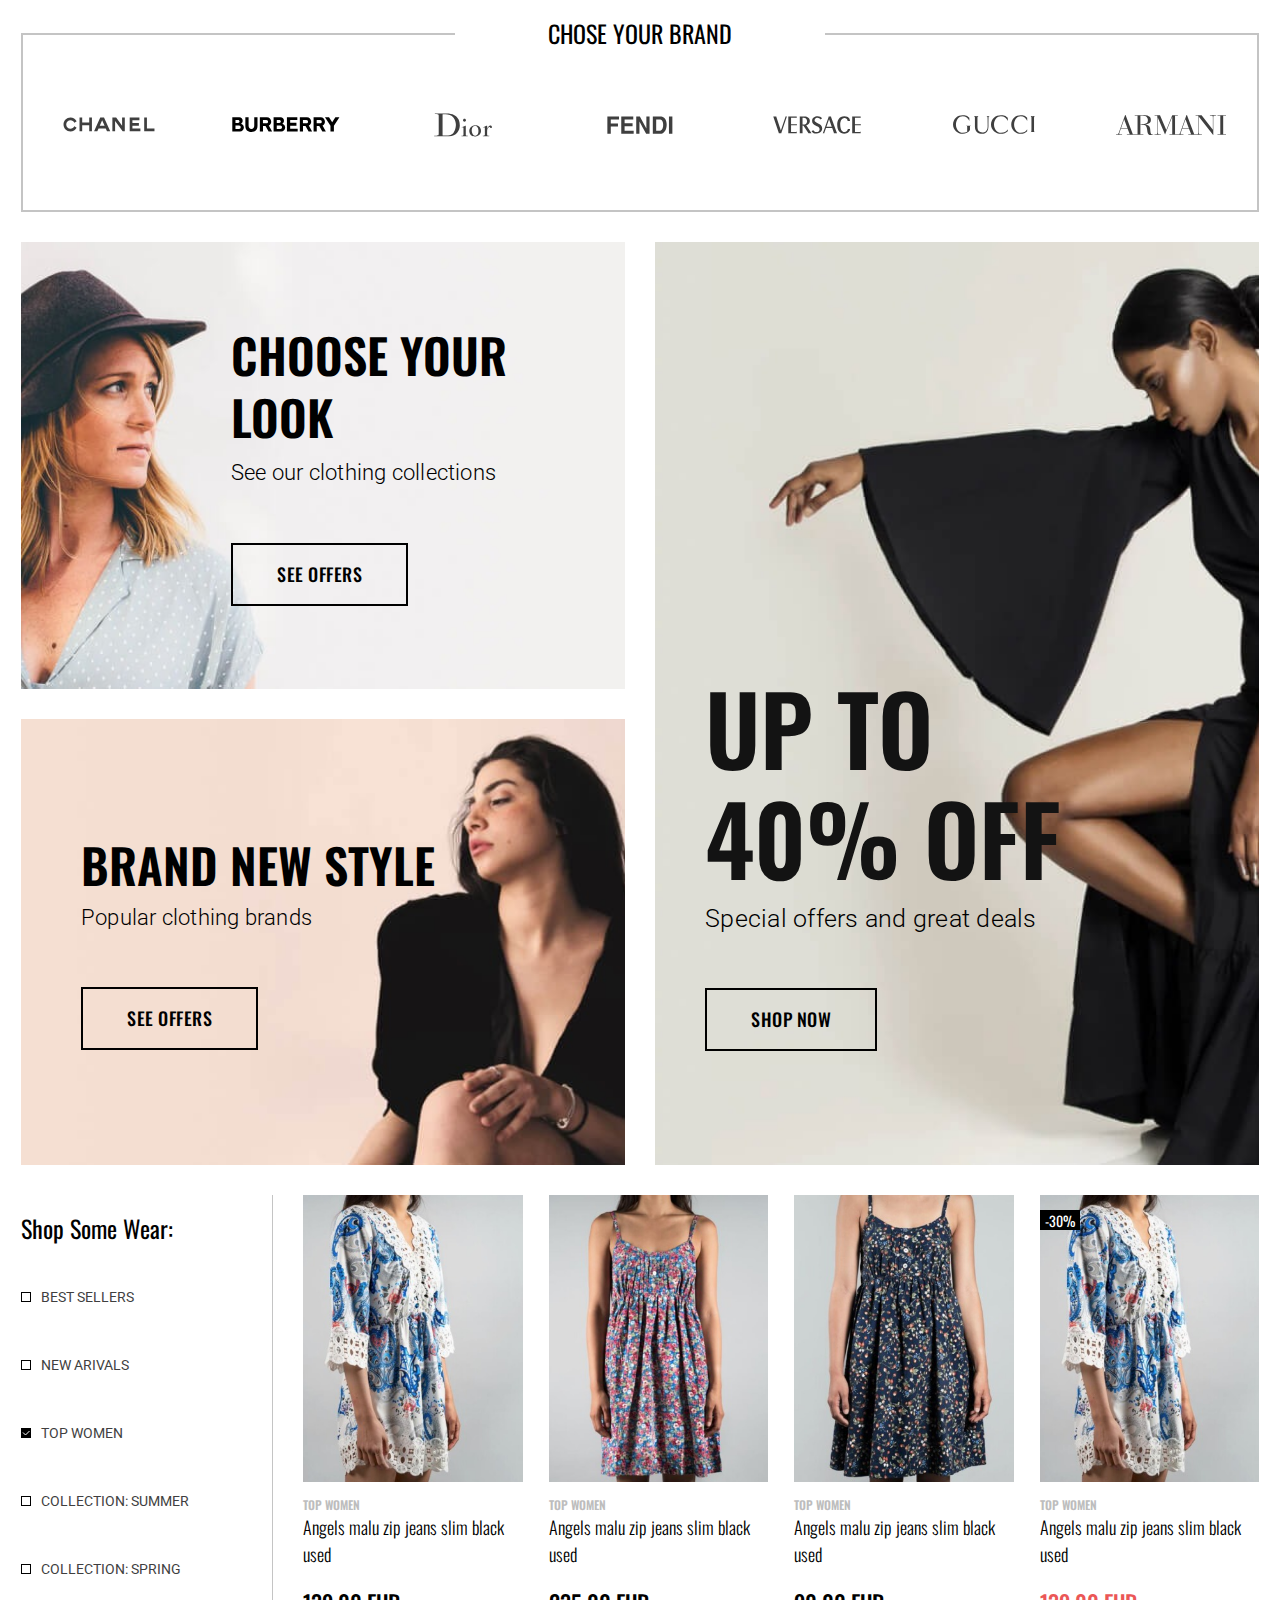
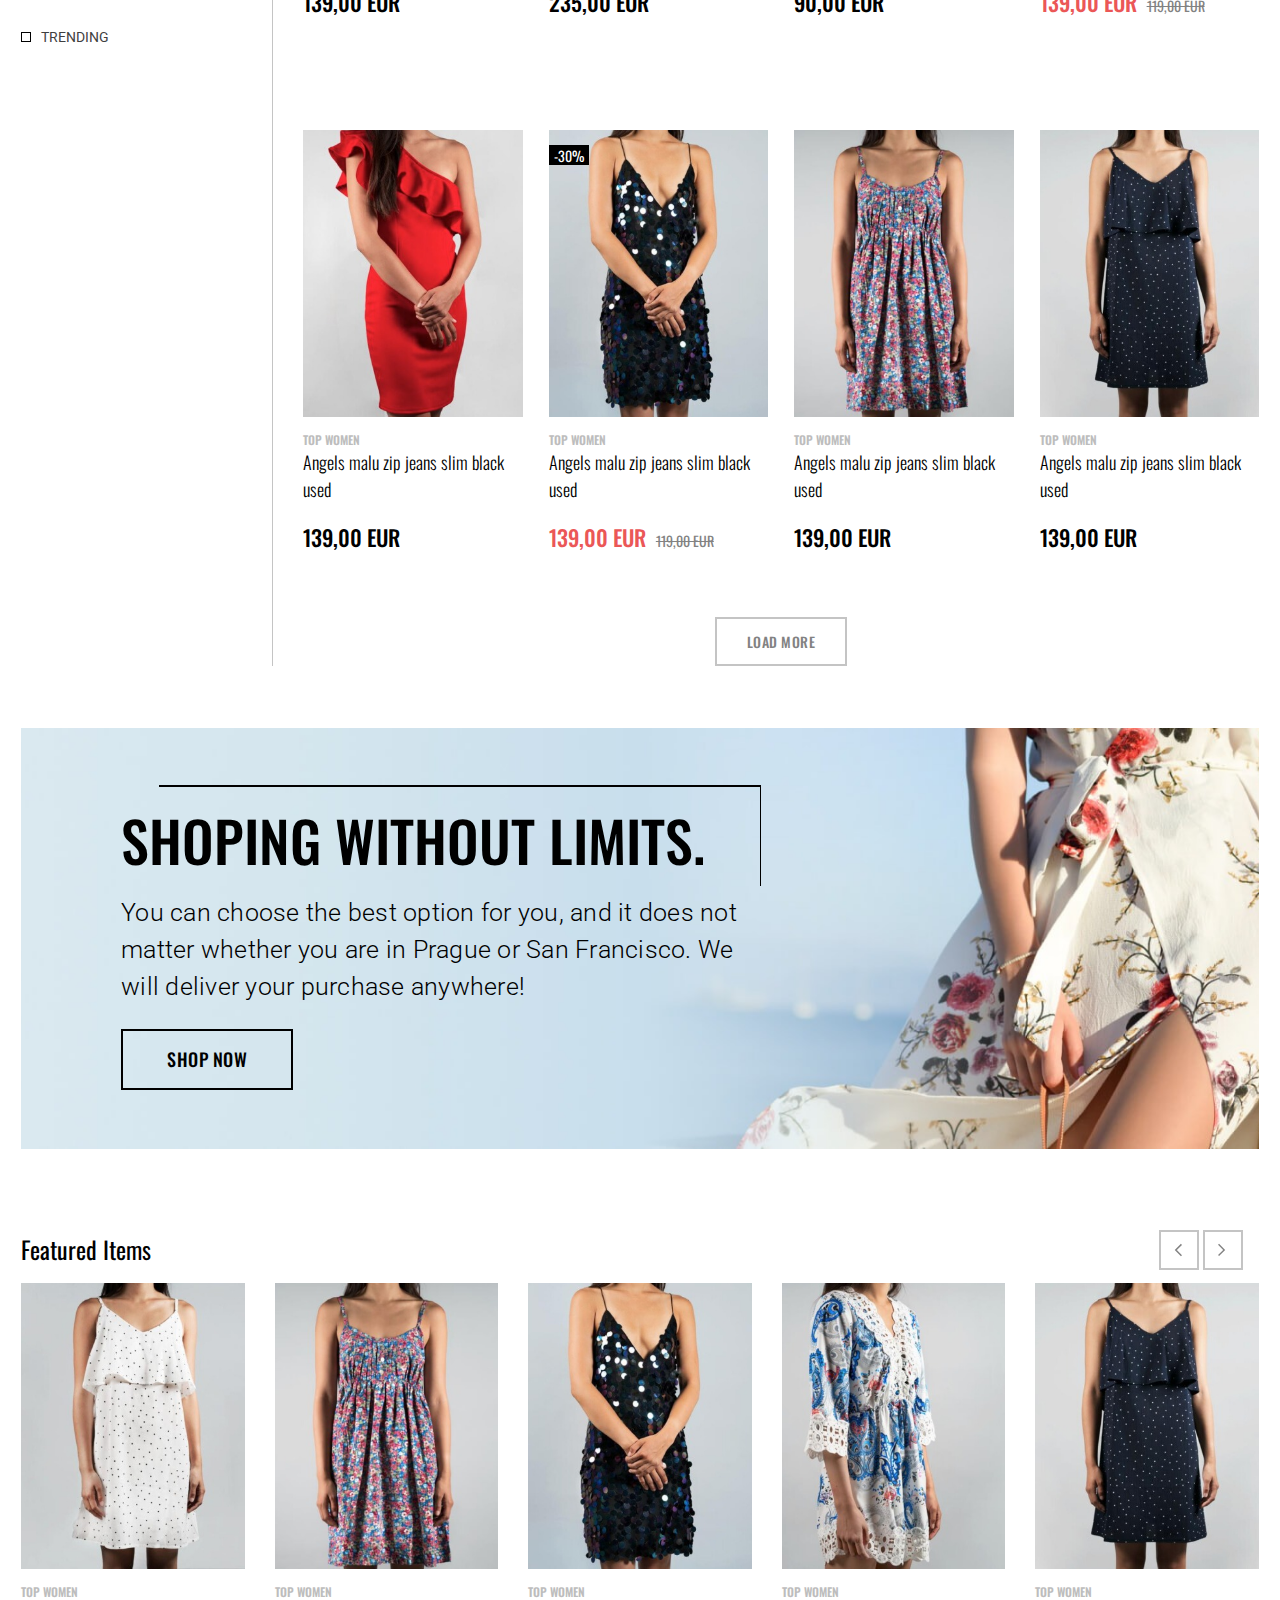
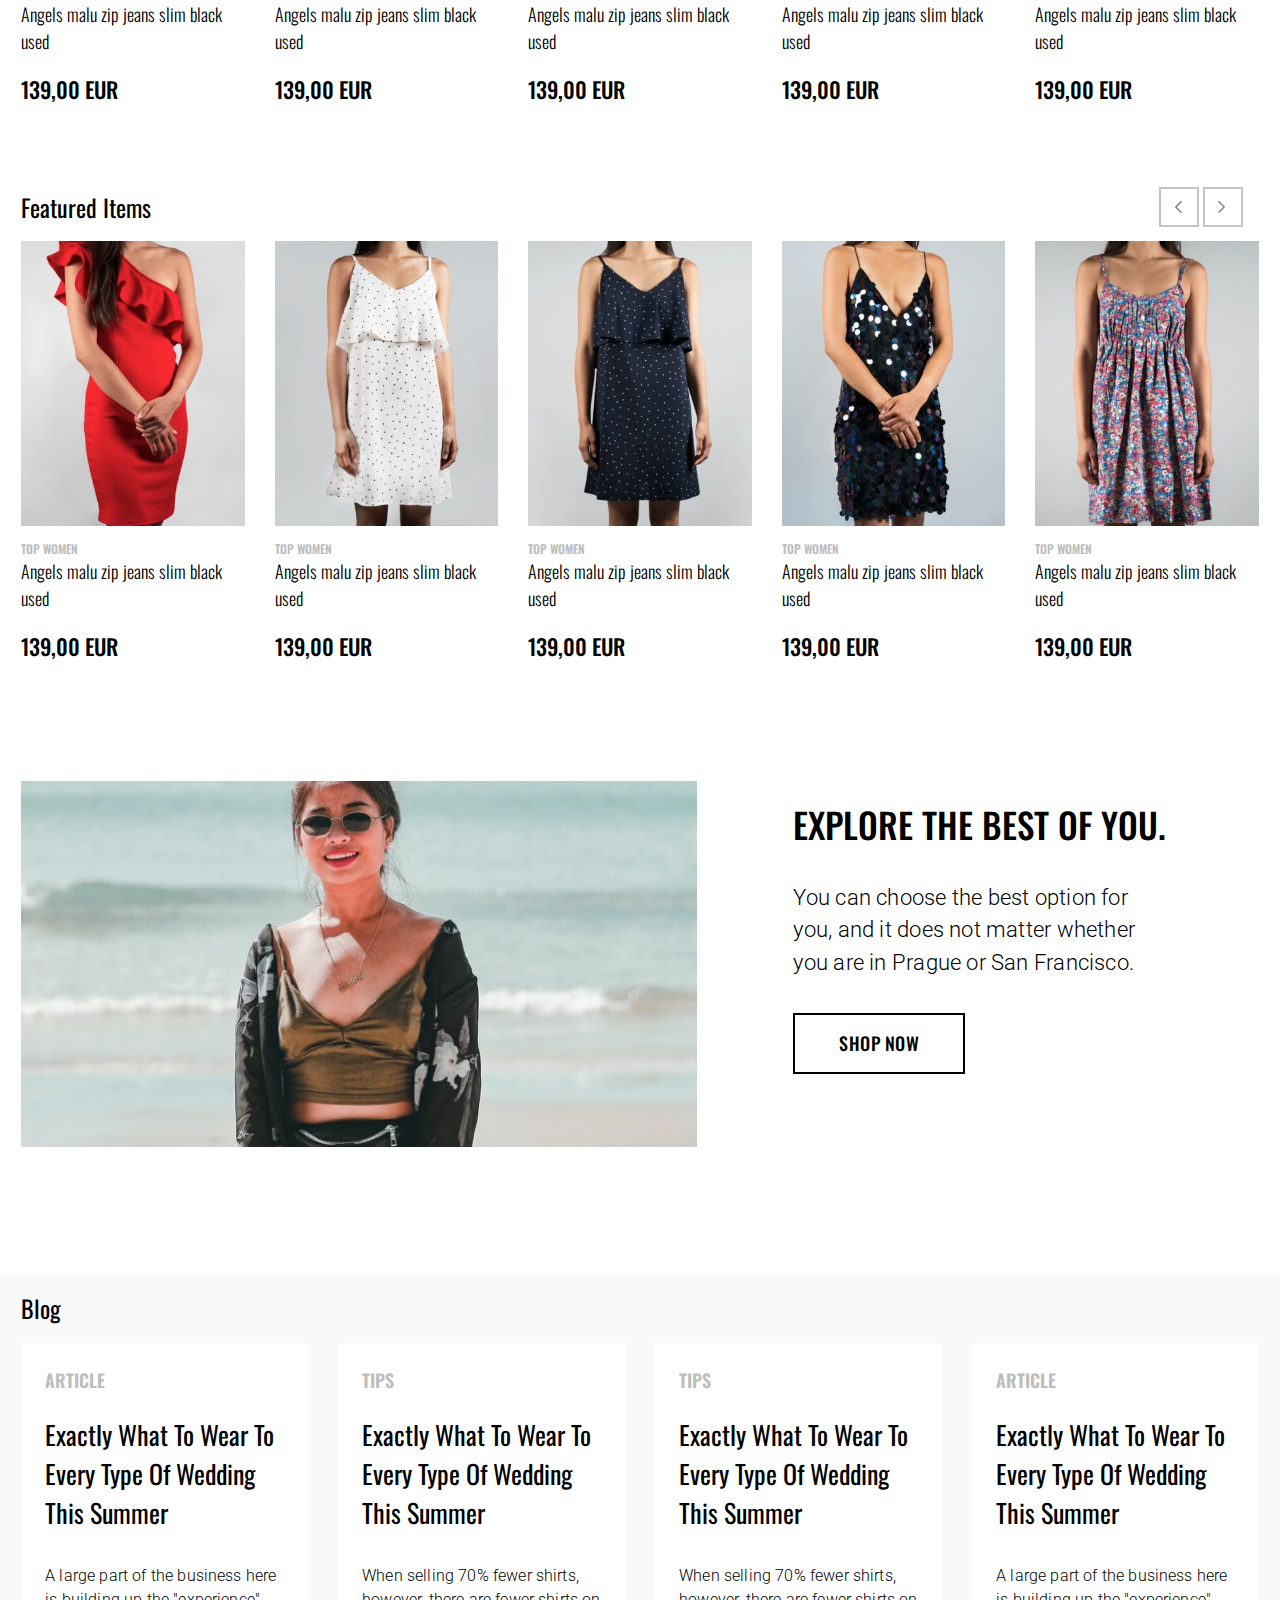
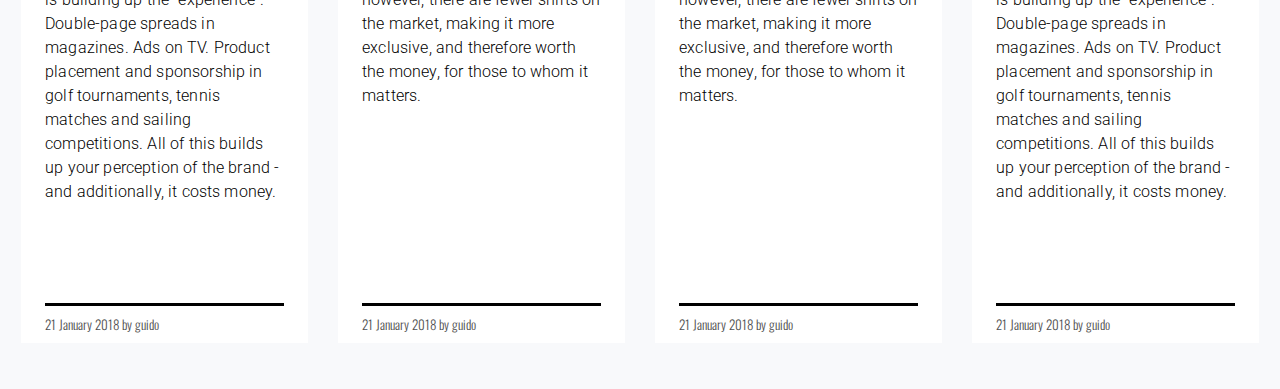
<file: lesson_20/index.html>
<!DOCTYPE html>
<html lang="en">

<head>
	<meta charset="UTF-8">
	<meta name="viewport" content="width=device-width, initial-scale=1.0">
	<link rel="stylesheet" href="css/style.css">
	<title>Lesson_20</title>
</head>

<body>
	<div class="wrapper">
		<header></header>
		<main>
			<div class="main-page">
				<div class="main-page__container">
					<div class="main-page__menu menu-main">
						<fieldset class="menu-main__inner">
							<legend class="menu-main__title">chose your brand</legend>
							<div class="menu-main__navigator">
								<div class="menu-main__items"><a href="#" class="menu-main__link"><img
											src="img/vector/chanel.svg" alt="name"></a></div>
								<div class="menu-main__items"><a href="#" class="menu-main__link"><img
											src="img/vector/burberry.svg" alt="name"></a></div>
								<div class="menu-main__items"><a href="#" class="menu-main__link"><img
											src="img/vector/dior.svg" alt="name"></a></div>
								<div class="menu-main__items"><a href="#" class="menu-main__link"><img
											src="img/vector/fendi.svg" alt="name"></a></div>
								<div class="menu-main__items"><a href="#" class="menu-main__link"><img
											src="img/vector/versace.svg" alt="name"></a></div>
								<div class="menu-main__items"><a href="#" class="menu-main__link"><img
											src="img/vector/gucci.svg" alt="name"></a></div>
								<div class="menu-main__items"><a href="#" class="menu-main__link"><img
											src="img/vector/armani.svg" alt="name"></a></div>
							</div>
						</fieldset>
					</div>
					<div class="main-page__big-pic big-pic">
						<div class="big-pic__cards">
							<div class="big-pic__inner">
								<div class="big-pic__info">
									<div class="big-pic__title">choosе
										your look</div>
									<div class="big-pic__text">See our clothing collections</div>
									<div class="big-pic__link"><a href="#">see offers</a></div>
								</div>
							</div>
							<div class="big-pic__img"><img src="img/big_pic/choose_your_look.webp" alt="img"></div>
						</div>
						<div class="big-pic__cards">
							<div class="big-pic__inner">
								<div class="big-pic__info">
									<div class="big-pic__title">Up to
										40% off</div>
									<div class="big-pic__text">Special offers and great deals</div>
									<div class="big-pic__link"><a href="#">shop now</a></div>
								</div>
							</div>
							<div class="big-pic__img"><img src="img/big_pic/up_to_off.webp" alt="img"></div>
						</div>
						<div class="big-pic__cards">
							<div class="big-pic__inner">
								<div class="big-pic__info">
									<div class="big-pic__title">brand new style</div>
									<div class="big-pic__text">Popular clothing brands</div>
									<div class="big-pic__link"><a href="#">see offers</a></div>
								</div>
							</div>
							<div class="big-pic__img"><img src="img/big_pic/brand_new_style.webp" alt="img"></div>
						</div>

					</div>
					<div class="main-page__shop-some shop-some">
						<div class="shop-some__left-side left-side">
							<div class="left-side__title">Shop Some Wear:</div>
							<div class="left-side__form">
								<form action="#" method="post" enctype="multipart/form-data">
									<div class="left-side__wrap">
										<div class="left-side__items">
											<input type="checkbox" id="bestsellers" class="left-side__checkbox">
											<label for="bestsellers" class="left-side__label">Best sellers</label>
										</div>
										<div class="left-side__items">
											<input type="checkbox" id="newarivals" class="left-side__checkbox">
											<label for="newarivals" class="left-side__label">NEW Arivals</label>
										</div>
										<div class="left-side__items">
											<input checked type="checkbox" id="topwomen" class="left-side__checkbox">
											<label for="topwomen" class="left-side__label">TOP women</label>
										</div>
										<div class="left-side__items">
											<input type="checkbox" id="collection" class="left-side__checkbox">
											<label for="collection" class="left-side__label">Collection: Summer</label>
										</div>
										<div class="left-side__items">
											<input type="checkbox" id="collectionspring" class="left-side__checkbox">
											<label for="collectionspring" class="left-side__label">Collection:
												spring</label>
										</div>
										<div class="left-side__items">
											<input type="checkbox" id="trending" class="left-side__checkbox">
											<label for="trending" class="left-side__label">TREnding</label>
										</div>
									</div>

								</form>
							</div>
						</div>
						<div class="shop-some__right-side right-side">
							<div class="right-side__inner">
								<div class="right-side__cards">
									<a href="#" class="right-side__img"><img src="img/dress/white.webp" alt="img"></a>
									<div class="right-side__info">
										<div class="right-side__title">TOP women</div>
										<div class="right-side__description">Angels malu zip jeans slim black used</div>
										<div class="right-side__price">139,00 EUR</div>
									</div>
								</div>
								<div class="right-side__cards">
									<a href="#" class="right-side__img"><img src="img/dress/burgundy.webp"
											alt="img"></a>
									<div class="right-side__info">
										<div class="right-side__title">TOP women</div>
										<div class="right-side__description">Angels malu zip jeans slim black used</div>
										<div class="right-side__price">235,00 EUR</div>
									</div>
								</div>
								<div class="right-side__cards">
									<a href="#" class="right-side__img"><img src="img/dress/gray.webp" alt="img"></a>
									<div class="right-side__info">
										<div class="right-side__title">TOP women</div>
										<div class="right-side__description">Angels malu zip jeans slim black used</div>
										<div class="right-side__price">90,00 EUR</div>
									</div>
								</div>
								<div class="right-side__cards right-side__cards--discount">
									<a href="#" class="right-side__img"><img src="img/dress/white_two.webp"
											alt="img"></a>
									<div class="right-side__info">
										<div class="right-side__title">TOP women</div>
										<div class="right-side__description">Angels malu zip jeans slim black used</div>
										<div class="right-side__price right-side__price--color">139,00 EUR</div>
									</div>
								</div>
								<div class="right-side__cards">
									<a href="#" class="right-side__img"><img src="img/dress/red.webp" alt="img"></a>
									<div class="right-side__info">
										<div class="right-side__title">TOP women</div>
										<div class="right-side__description">Angels malu zip jeans slim black used</div>
										<div class="right-side__price">139,00 EUR</div>
									</div>
								</div>
								<div class="right-side__cards right-side__cards--discount">
									<a href="#" class="right-side__img"><img src="img/dress/black_white.webp"
											alt="img"></a>
									<div class="right-side__info">
										<div class="right-side__title">TOP women</div>
										<div class="right-side__description">Angels malu zip jeans slim black used</div>
										<div class="right-side__price right-side__price--color">139,00 EUR</div>
									</div>
								</div>
								<div class="right-side__cards">
									<a href="#" class="right-side__img"><img src="img/dress/burgundy_two.webp"
											alt="img"></a>
									<div class="right-side__info">
										<div class="right-side__title">TOP women</div>
										<div class="right-side__description">Angels malu zip jeans slim black used</div>
										<div class="right-side__price">139,00 EUR</div>
									</div>
								</div>
								<div class="right-side__cards">
									<a href="#" class="right-side__img"><img src="img/dress/black.webp" alt="img"></a>
									<div class="right-side__info">
										<div class="right-side__title">TOP women</div>
										<div class="right-side__description">Angels malu zip jeans slim black used</div>
										<div class="right-side__price">139,00 EUR</div>
									</div>
								</div>
							</div>
							<div class="right-side__link"><a href="#">Load more</a></div>
						</div>
					</div>
					<div class="main-page__without-limits without-limits">
						<div class="without-limits__content">
							<div class="without-limits__info">
								<div class="without-limits__title">shoping without limits.</div>
								<div class="without-limits__text">You can choose the best option for you, and it
									does not matter whether you are in Prague or San Francisco. We will deliver your
									purchase anywhere!</div>
								<div class="without-limits__link"><a href="#">shop now</a></div>
							</div>
							<div class="without-limits__img">
								<img src="img/big_pic/shoping_without.webp" alt="img">
							</div>
						</div>
					</div>
					<div class="main-page__featured-items featured-items featured-items--mb">
						<div class="featured-items__inner">
                            <div class="featured-items__title">Featured Items</div>
							<div class="featured-items__control control-featured">
								<a href="#" class="control-featured__arrow"><img src="img/vector/arrow_left.svg" alt="arrow"></a>
								<a href="#" class="control-featured__arrow"><img src="img/vector/arrow_right.svg" alt="arrow"></a>
							</div>
						</div>
						<div class="featured-items__grid">
							<div class="featured-items__cards cards-featured">
								<a href="#" class="cards-featured__img"><img src="img/dress/white_all.webp" alt="img"></a>
								<div class="cards-featured__title">TOP women</div>
								<div class="cards-featured__description">Angels malu zip jeans slim black used</div>
								<div class="cards-featured__price">139,00 EUR</div>
							</div>
							<div class="featured-items__cards cards-featured">
								<a href="#" class="cards-featured__img"><img src="img/dress/burgundy.webp" alt="img"></a>
								<div class="cards-featured__title">TOP women</div>
								<div class="cards-featured__description">Angels malu zip jeans slim black used</div>
								<div class="cards-featured__price">139,00 EUR</div>
							</div>
							<div class="featured-items__cards cards-featured">
								<a href="#" class="cards-featured__img"><img src="img/dress/black_white.webp" alt="img"></a>
								<div class="cards-featured__title">TOP women</div>
								<div class="cards-featured__description">Angels malu zip jeans slim black used</div>
								<div class="cards-featured__price">139,00 EUR</div>
							</div>
							<div class="featured-items__cards cards-featured">
								<a href="#" class="cards-featured__img"><img src="img/dress/white.webp" alt="img"></a>
								<div class="cards-featured__title">TOP women</div>
								<div class="cards-featured__description">Angels malu zip jeans slim black used</div>
								<div class="cards-featured__price">139,00 EUR</div>
							</div>
							<div class="featured-items__cards cards-featured">
								<a href="#" class="cards-featured__img"><img src="img/dress/black.webp" alt="img"></a>
								<div class="cards-featured__title">TOP women</div>
								<div class="cards-featured__description">Angels malu zip jeans slim black used</div>
								<div class="cards-featured__price">139,00 EUR</div>
							</div>
						</div>
					</div>
					<div class="main-page__featured-items featured-items featured-items--mbr">
						<div class="featured-items__inner">
                            <div class="featured-items__title">Featured Items</div>
							<div class="featured-items__control control-featured">
								<a href="#" class="control-featured__arrow"><img src="img/vector/arrow_left.svg" alt="arrow"></a>
								<a href="#" class="control-featured__arrow"><img src="img/vector/arrow_right.svg" alt="arrow"></a>
							</div>
						</div>
						<div class="featured-items__grid">
							<div class="featured-items__cards cards-featured">
								<a href="#" class="cards-featured__img"><img src="img/dress/red.webp" alt="img"></a>
								<div class="cards-featured__title">TOP women</div>
								<div class="cards-featured__description">Angels malu zip jeans slim black used</div>
								<div class="cards-featured__price">139,00 EUR</div>
							</div>
							<div class="featured-items__cards cards-featured">
								<a href="#" class="cards-featured__img"><img src="img/dress/white_all.webp" alt="img"></a>
								<div class="cards-featured__title">TOP women</div>
								<div class="cards-featured__description">Angels malu zip jeans slim black used</div>
								<div class="cards-featured__price">139,00 EUR</div>
							</div>
							<div class="featured-items__cards cards-featured">
								<a href="#" class="cards-featured__img"><img src="img/dress/black.webp" alt="img"></a>
								<div class="cards-featured__title">TOP women</div>
								<div class="cards-featured__description">Angels malu zip jeans slim black used</div>
								<div class="cards-featured__price">139,00 EUR</div>
							</div>
							<div class="featured-items__cards cards-featured">
								<a href="#" class="cards-featured__img"><img src="img/dress/black_white.webp" alt="img"></a>
								<div class="cards-featured__title">TOP women</div>
								<div class="cards-featured__description">Angels malu zip jeans slim black used</div>
								<div class="cards-featured__price">139,00 EUR</div>
							</div>
							<div class="featured-items__cards cards-featured">
								<a href="#" class="cards-featured__img"><img src="img/dress/burgundy.webp" alt="img"></a>
								<div class="cards-featured__title">TOP women</div>
								<div class="cards-featured__description">Angels malu zip jeans slim black used</div>
								<div class="cards-featured__price">139,00 EUR</div>
							</div>
						</div>
					</div>
					<div class="main-page__explore explore-main">
						<div class="explore-main__img"><img src="img/big_pic/explore.webp" alt="img"></div>
						<div class="explore-main__inner">
                            <div class="explore-main__info">
								<div class="explore-main__title">EXPLORE THE BEST OF YOU.</div>
								<div class="explore-main__text">You can choose the best option for you, and it does not matter whether you are in Prague or San Francisco.</div>
								<div class="explore-main__link"><a href="">shop now</a></div>
							</div>
						</div>
					</div>
				</div>
				<div class="main-page__blog-content blog-content">
                    <div class="blog-content__container">
						<div class="blog-content__title">Blog</div>
						<div class="blog-content__grid">
                            <div class="blog-content__cards cards-blog">
								<div class="cards-blog__category">Article</div>
								<div class="cards-blog__title"><a href="#">Exactly What To Wear To Every Type Of Wedding This Summer</a></div>
								<div class="cards-blog__text">A large part of the business here is building up the "experience". Double-page spreads in magazines. Ads on TV. Product placement and sponsorship in golf tournaments, tennis matches and sailing competitions. All of this builds up your perception of the brand - and additionally, it costs money.</div>
								<div class="cards-blog__date">21 January 2018 by guido</div>
							</div>
                            <div class="blog-content__cards cards-blog">
								<div class="cards-blog__category">TIPS</div>
								<div class="cards-blog__title"><a href="#">Exactly What To Wear To Every Type Of Wedding This Summer</a></div>
								<div class="cards-blog__text">When selling 70% fewer shirts, however, there are fewer shirts on the market, making it more exclusive, and therefore worth the money, for those to whom it matters. </div>
								<div class="cards-blog__date">21 January 2018 by guido</div>
							</div>
                            <div class="blog-content__cards cards-blog">
								<div class="cards-blog__category">TIPS</div>
								<div class="cards-blog__title"><a href="#">Exactly What To Wear To Every Type Of Wedding This Summer</a></div>
								<div class="cards-blog__text">When selling 70% fewer shirts, however, there are fewer shirts on the market, making it more exclusive, and therefore worth the money, for those to whom it matters. </div>
								<div class="cards-blog__date">21 January 2018 by guido</div>
							</div>
							<div class="blog-content__cards cards-blog">
								<div class="cards-blog__category">Article</div>
								<div class="cards-blog__title"><a href="#">Exactly What To Wear To Every Type Of Wedding This Summer</a></div>
								<div class="cards-blog__text">A large part of the business here is building up the "experience". Double-page spreads in magazines. Ads on TV. Product placement and sponsorship in golf tournaments, tennis matches and sailing competitions. All of this builds up your perception of the brand - and additionally, it costs money.</div>
								<div class="cards-blog__date">21 January 2018 by guido</div>
							</div>
						</div>
					</div>
				</div>
			</div>
		</main>
		<footer></footer>
	</div>
</body>

</html>
</file>
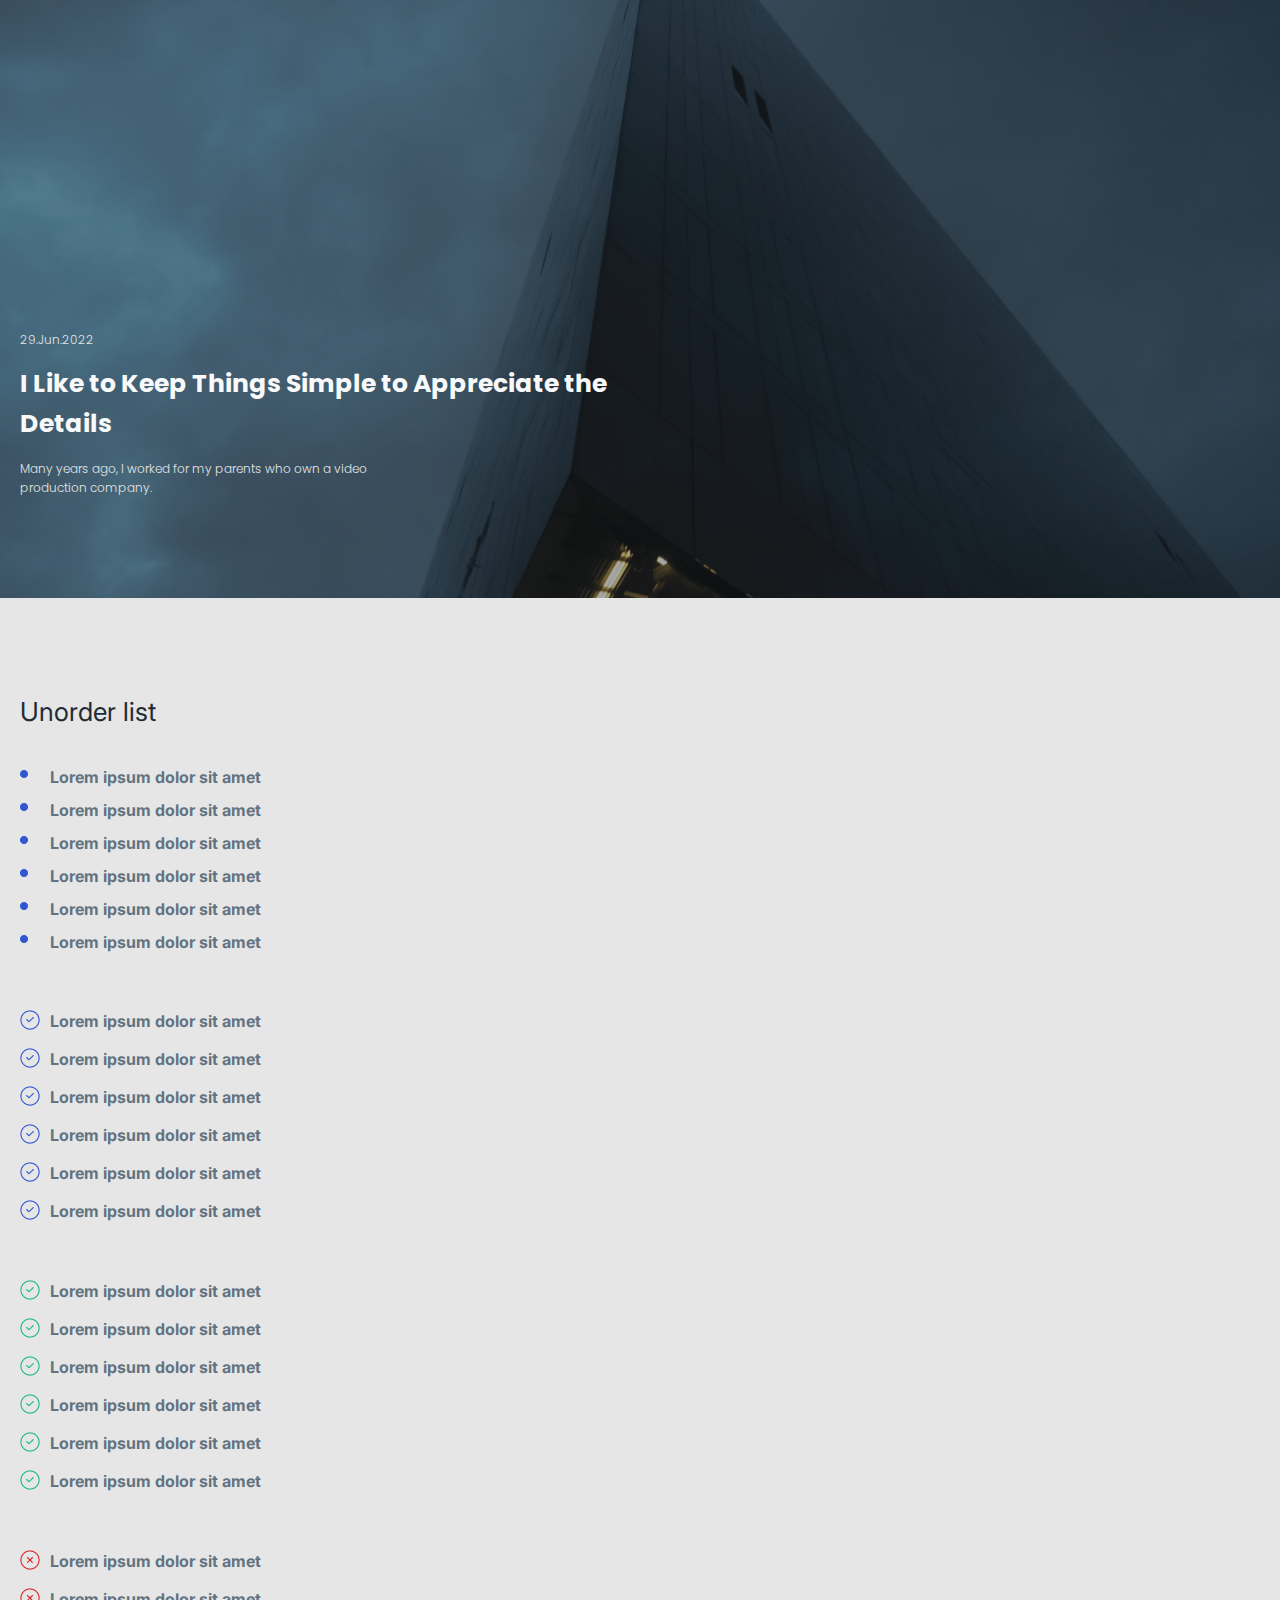
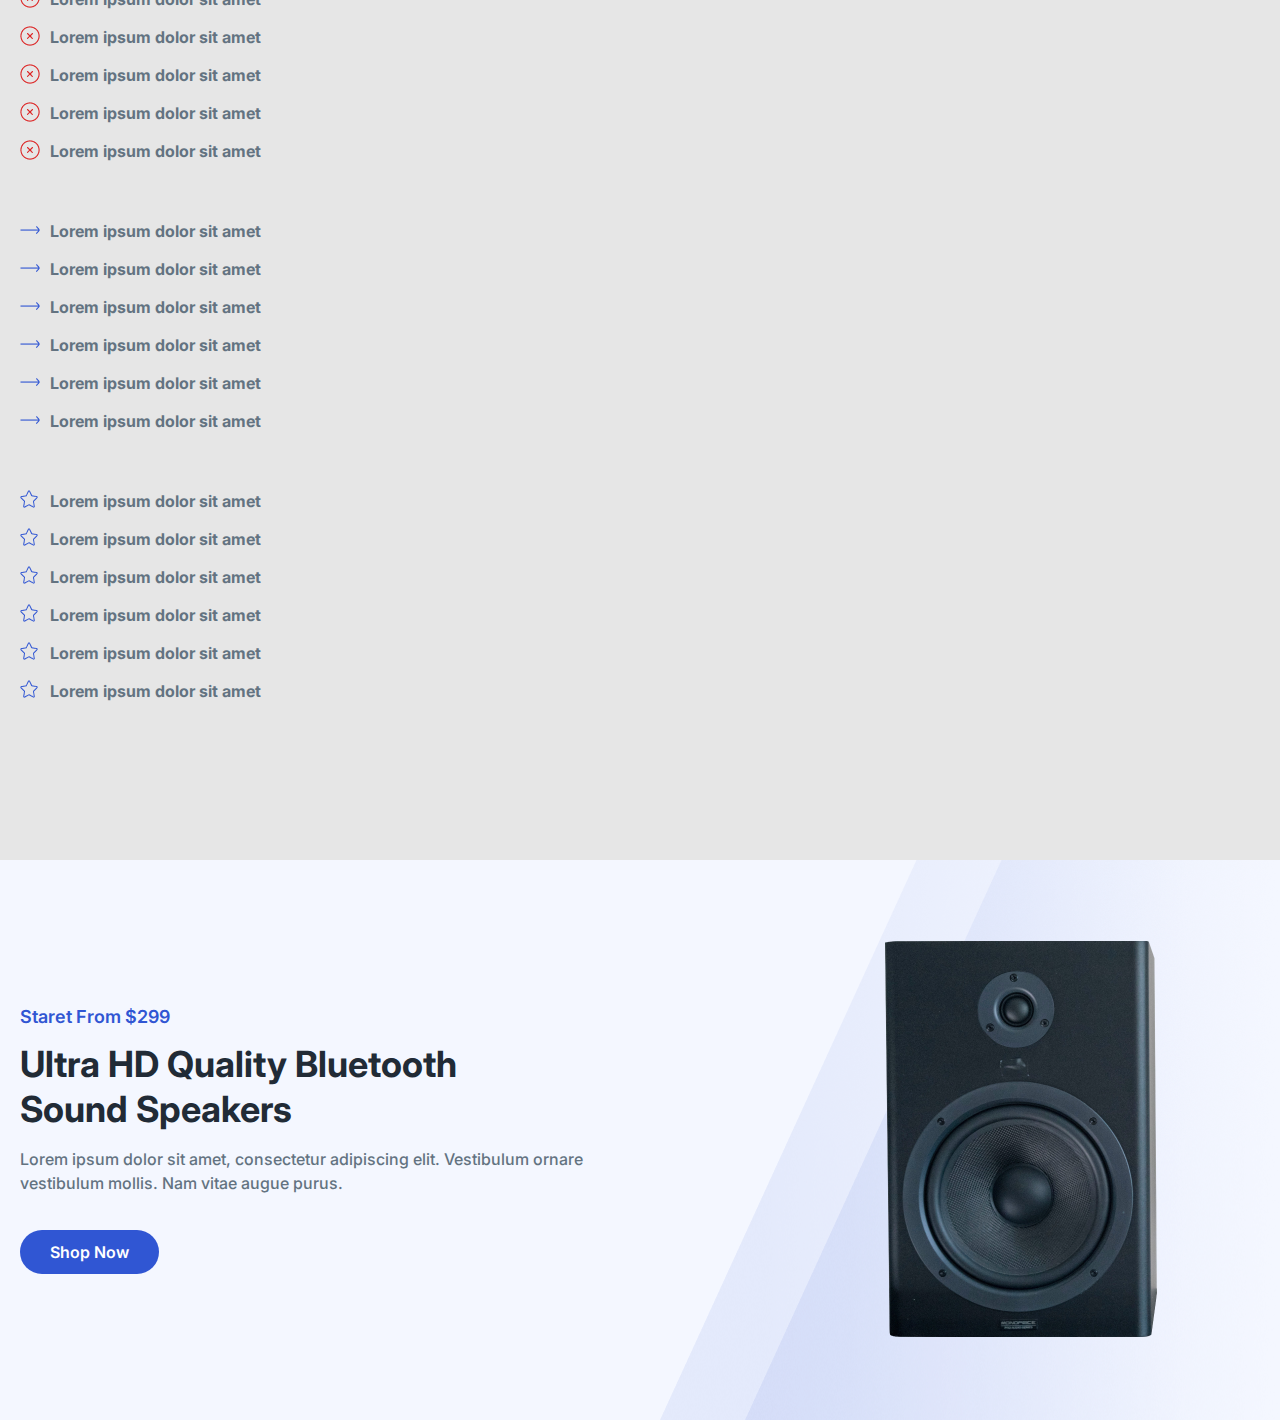
<file: lesson_7/index.html>
<!DOCTYPE html>
<html lang="en">
<head>
	<meta charset="UTF-8">
	<meta name="viewport" content="width=device-width, initial-scale=1.0">
	<link rel="stylesheet" href="css/style.css">
	<title>Lesson-7</title>
</head>
<body>
<header>

	<div class="header-content">
		<div class="header__container">
			<div class="header-info">
				<p class="little-txt">29.Jun.2022</p>
				<h1 class="tittle">I Like to Keep Things Simple to Appreciate the Details</h1>
				<p>Many years ago, I worked for my parents who own a video<br>
					production company.</p>
			</div>
		</div>
	</div>
</header>
<main>
	<div class="main-content">
		<div class="main__container">
			<div class="main-info">
				<h2 class="maine-tittle">Unorder list</h2>
				<ul class="list1">
					<li>Lorem ipsum dolor sit amet</li>
					<li>Lorem ipsum dolor sit amet</li>
					<li>Lorem ipsum dolor sit amet</li>
					<li>Lorem ipsum dolor sit amet</li>
					<li>Lorem ipsum dolor sit amet</li>
					<li>Lorem ipsum dolor sit amet</li>
				</ul>
				<ul class="list2">
					<li>Lorem ipsum dolor sit amet</li>
					<li>Lorem ipsum dolor sit amet</li>
					<li>Lorem ipsum dolor sit amet</li>
					<li>Lorem ipsum dolor sit amet</li>
					<li>Lorem ipsum dolor sit amet</li>
					<li>Lorem ipsum dolor sit amet</li>
				</ul>
				<ul class="list3">
					<li>Lorem ipsum dolor sit amet</li>
					<li>Lorem ipsum dolor sit amet</li>
					<li>Lorem ipsum dolor sit amet</li>
					<li>Lorem ipsum dolor sit amet</li>
					<li>Lorem ipsum dolor sit amet</li>
					<li>Lorem ipsum dolor sit amet</li>
				</ul>
				<ul class="list4">
					<li>Lorem ipsum dolor sit amet</li>
					<li>Lorem ipsum dolor sit amet</li>
					<li>Lorem ipsum dolor sit amet</li>
					<li>Lorem ipsum dolor sit amet</li>
					<li>Lorem ipsum dolor sit amet</li>
					<li>Lorem ipsum dolor sit amet</li>
				</ul>
				<ul class="list5">
					<li>Lorem ipsum dolor sit amet</li>
					<li>Lorem ipsum dolor sit amet</li>
					<li>Lorem ipsum dolor sit amet</li>
					<li>Lorem ipsum dolor sit amet</li>
					<li>Lorem ipsum dolor sit amet</li>
					<li>Lorem ipsum dolor sit amet</li>
				</ul>
				<ul class="list6">
					<li>Lorem ipsum dolor sit amet</li>
					<li>Lorem ipsum dolor sit amet</li>
					<li>Lorem ipsum dolor sit amet</li>
					<li>Lorem ipsum dolor sit amet</li>
					<li>Lorem ipsum dolor sit amet</li>
					<li>Lorem ipsum dolor sit amet</li>
				</ul>

			</div>
		</div>
	</div>
</main>
<footer>
	<div class="footer-content">
		<div class="footer__container">
			<div class="footer-info">
				<p class="ft-pricetag">Staret From $299</p>
				<h2 class="ft-tittle">Ultra HD Quality Bluetooth<br> Sound Speakers</h2>
				<p class="ft-txt">Lorem ipsum dolor sit amet, consectetur adipiscing elit. Vestibulum ornare<br> vestibulum mollis. Nam vitae augue purus.</p>
				<a class="link" href="#">Shop Now</a>
			</div>
		</div>
	</div>
</footer>
</body>
</html>
</file>
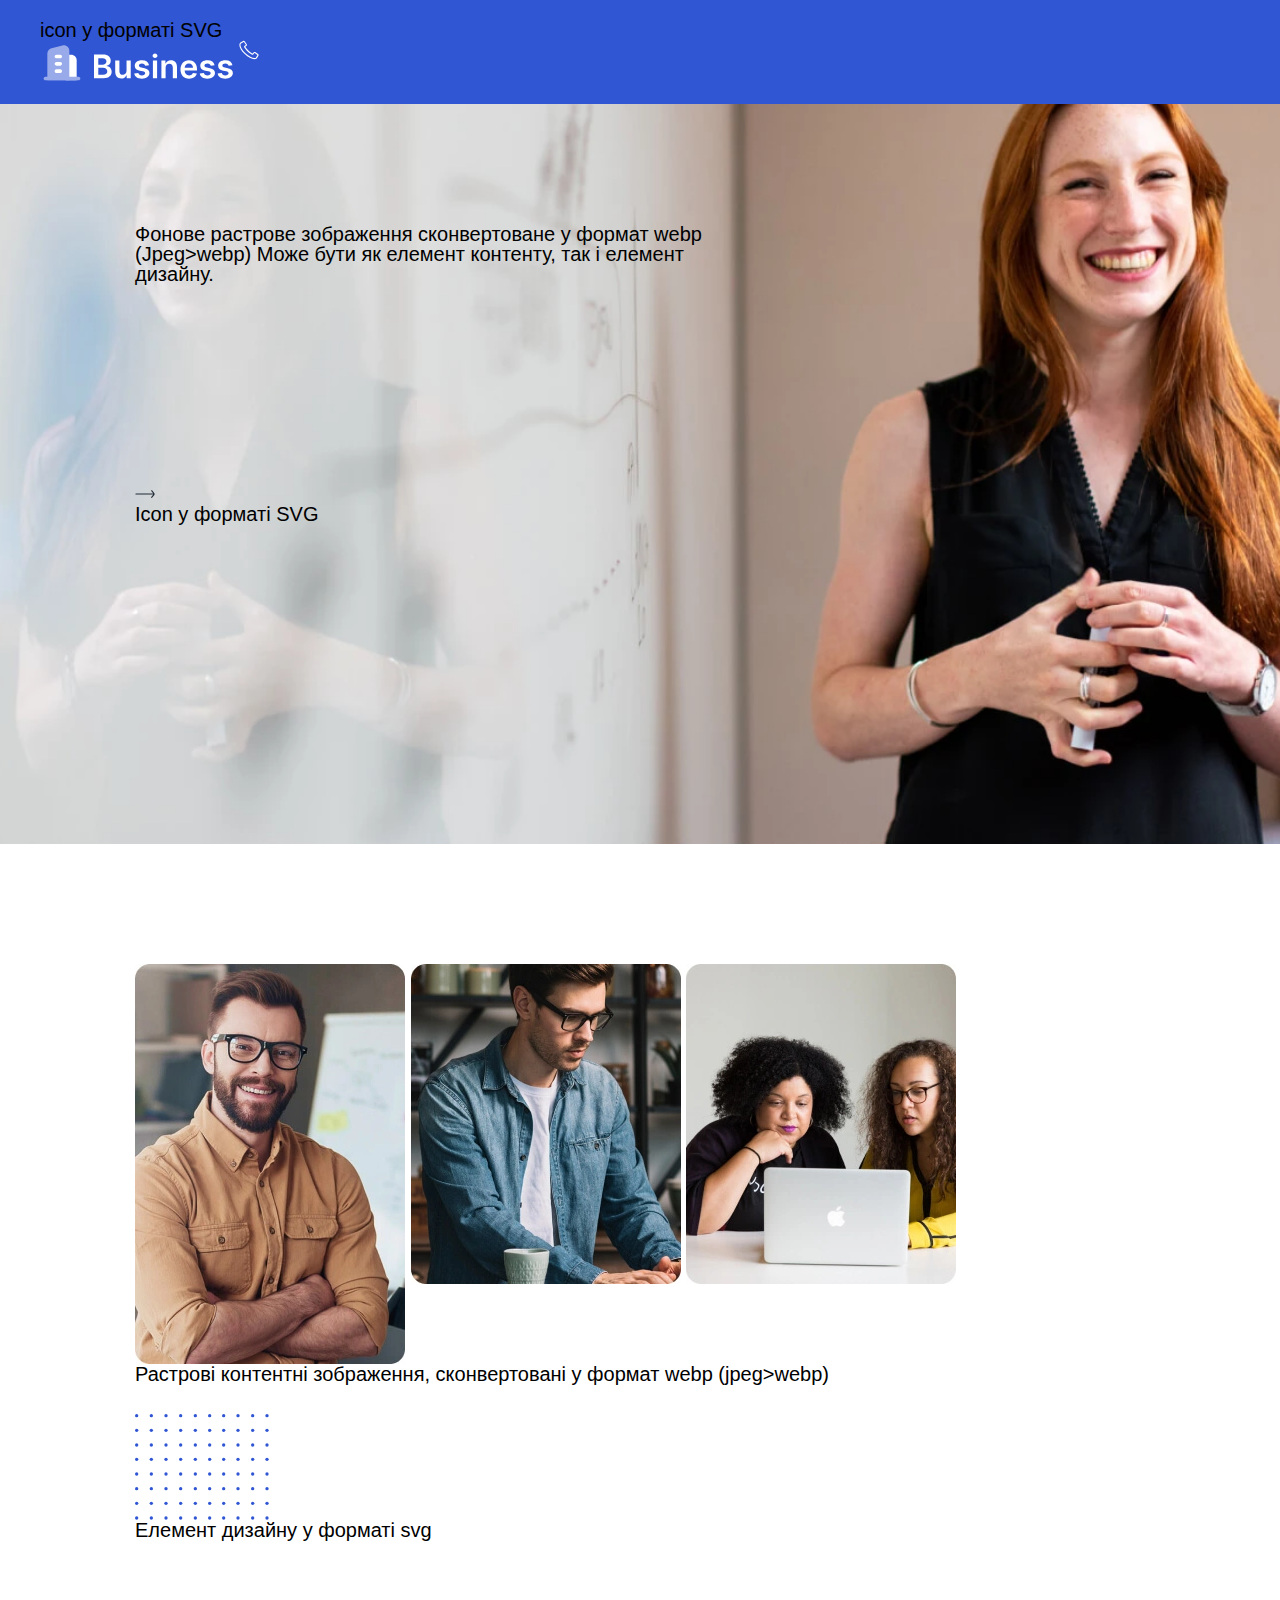
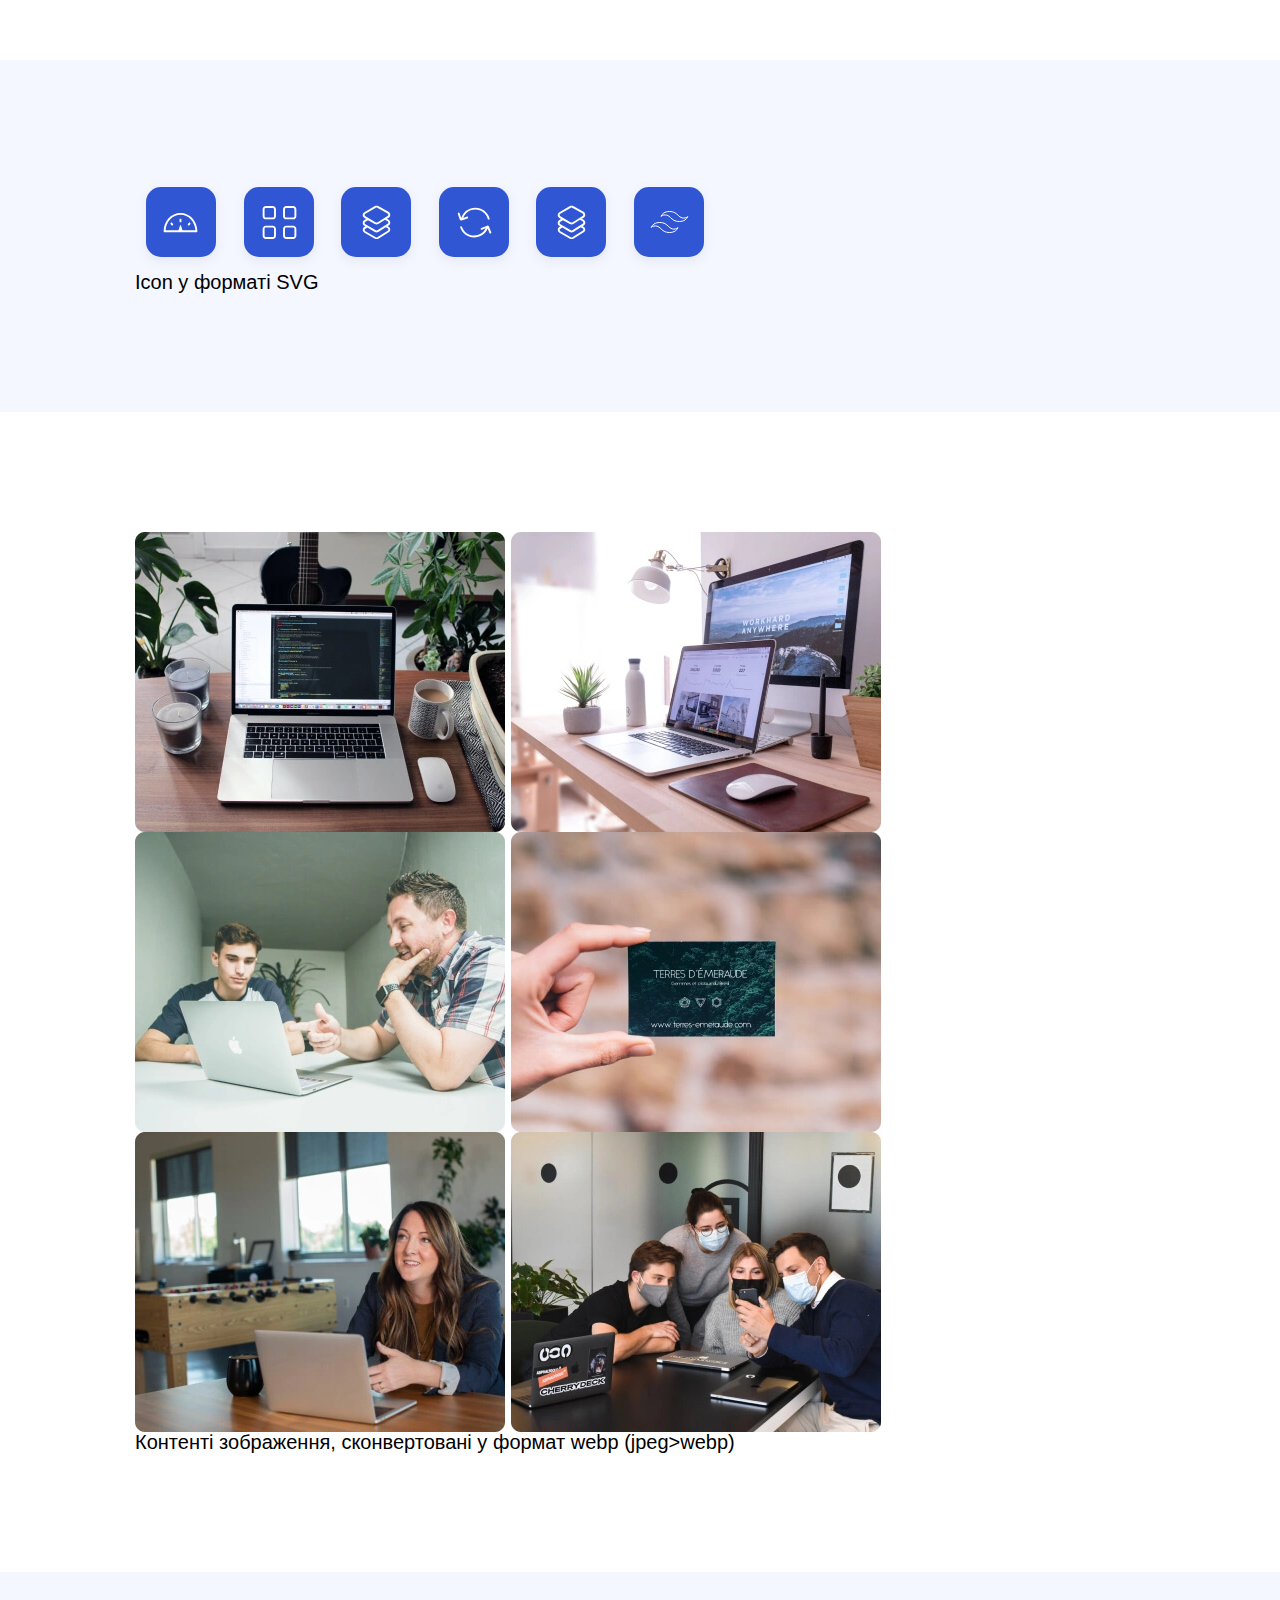
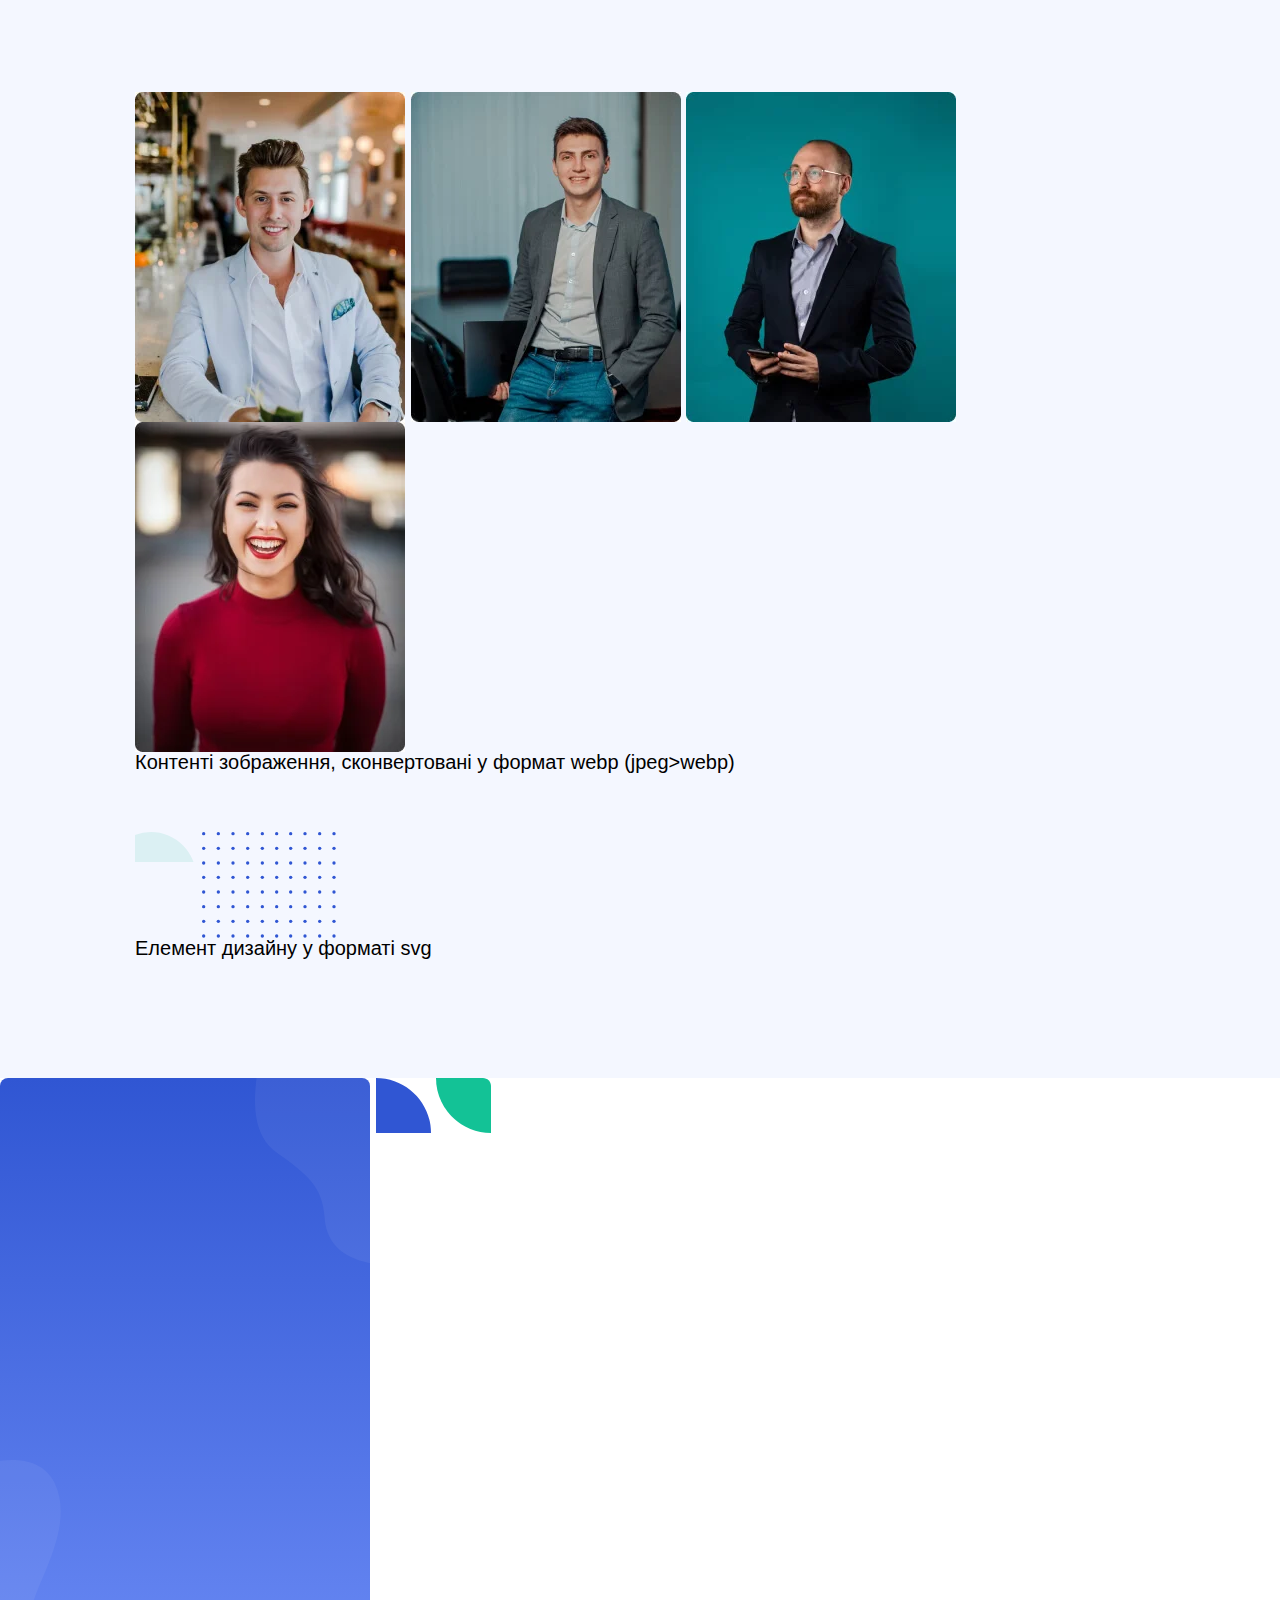
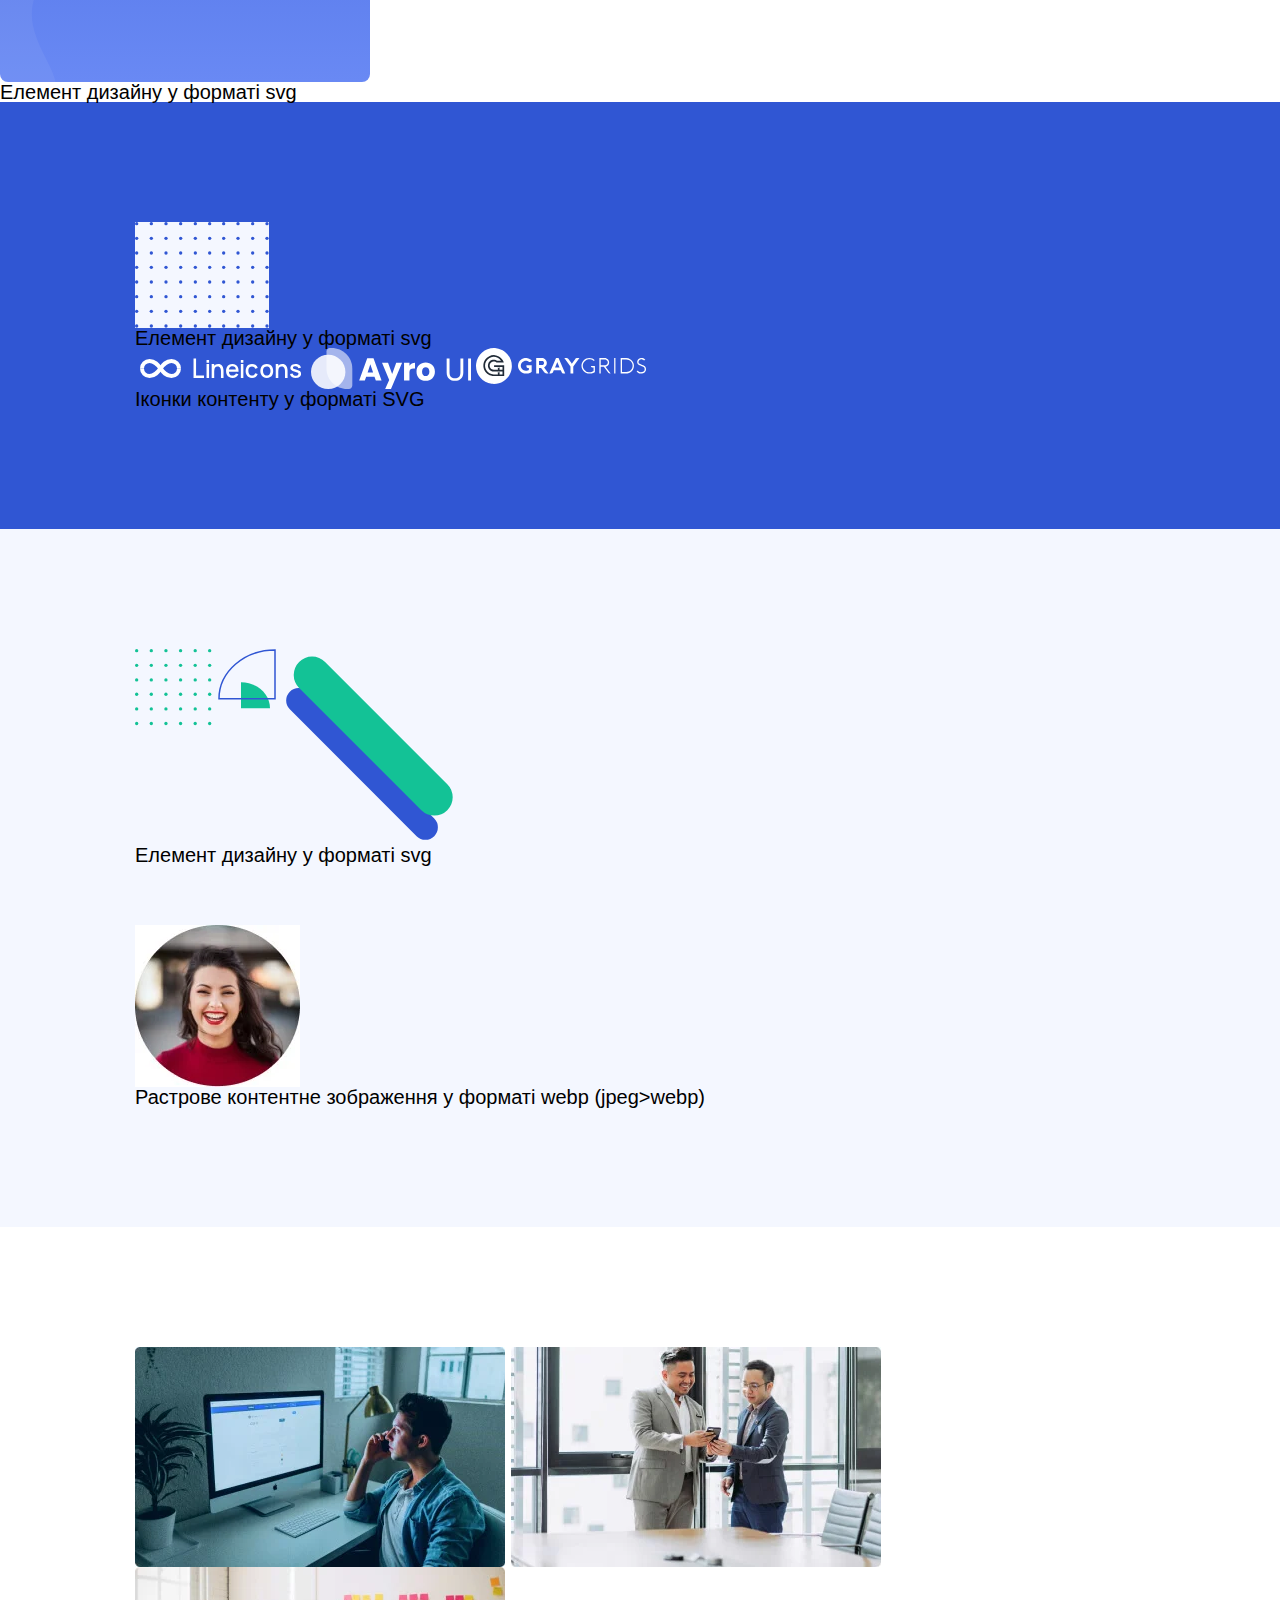
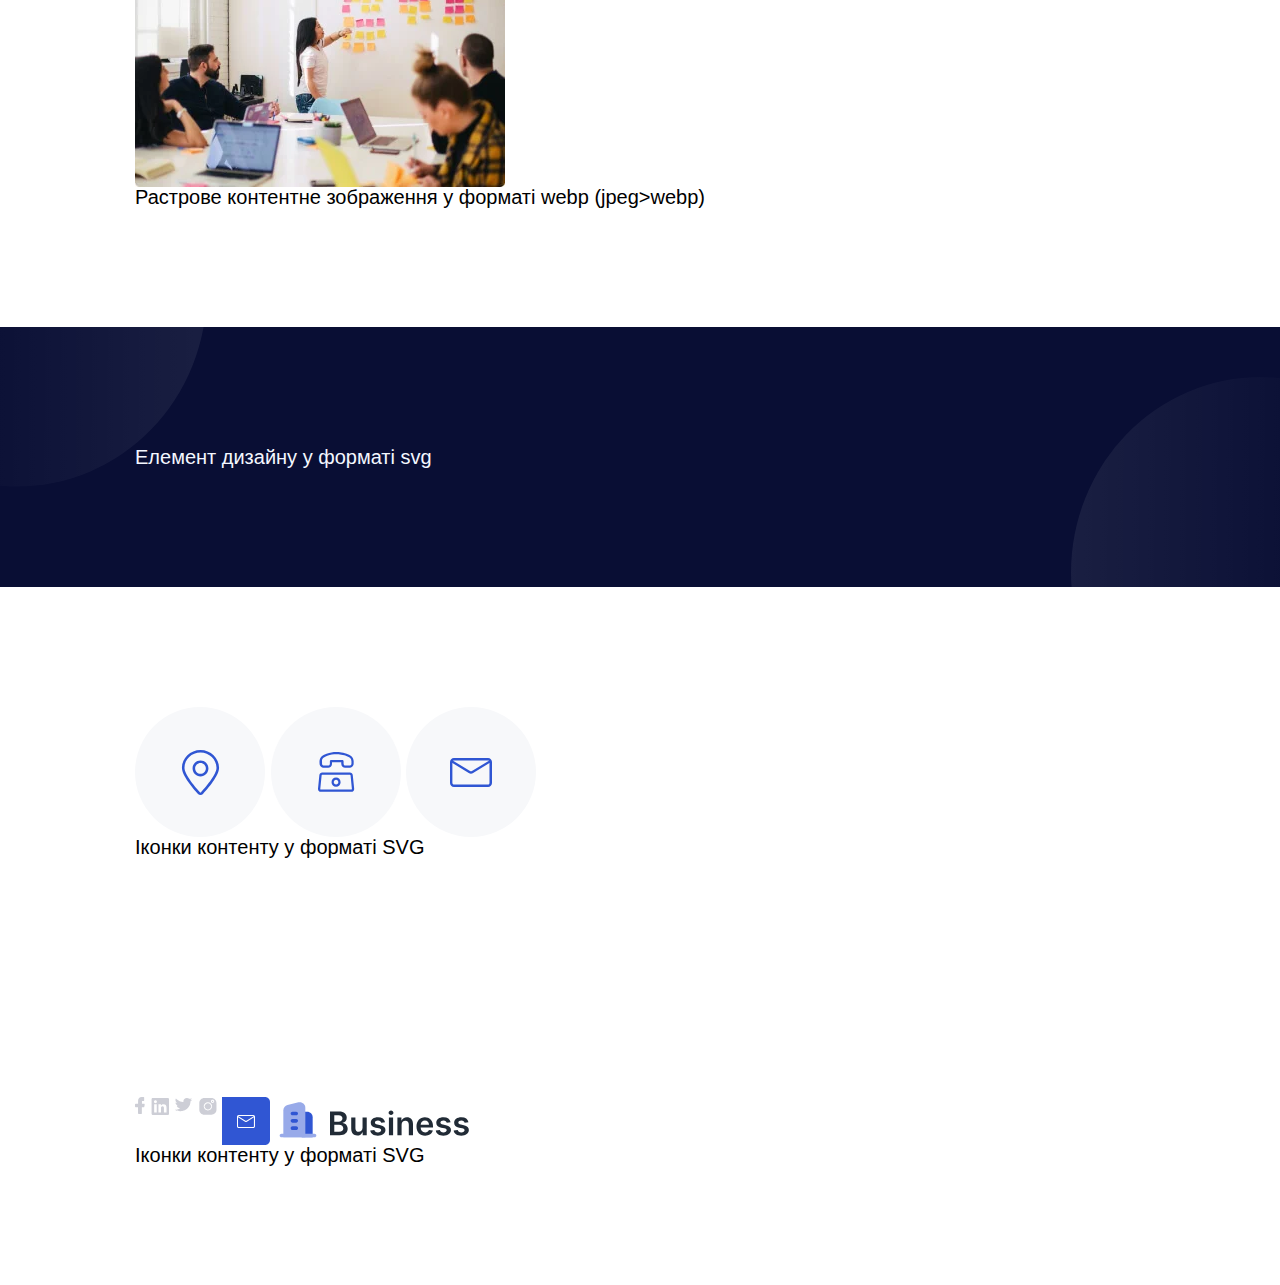
<file: lesson_9/index.html>
<!DOCTYPE html>
<html lang="en">
<head>
	<meta charset="UTF-8">
	<meta name="viewport" content="width=device-width, initial-scale=1.0">
	<link rel="stylesheet" href="css/style.css">
	<title>Document</title>
</head>
<body>
<header>
    <div class="header">
		<p>icon у форматі SVG</p>
		<img src="img/icon/Logo.svg" alt="logo">
		<img src="img/icon/phone.svg" alt="icon">
	</div>
</header>
<main>
    <div class="topgirl">
		<div class="txt-arrow">
			<p>Фонове растрове зображення сконвертоване у формат webp (Jpeg>webp) Може бути як елемент контенту, так і елемент дизайну.</p>
			<img src="img/icon/arrow-right.svg" alt="arrow">
			<p>Icon у форматі SVG</p>
		</div>
	</div>
	<div class="photo3__container">
		<img src="img/Rectangle2.webp" alt="webp">
		<img src="img/Rectangle1.webp" alt="webp">
		<img src="img/Rectangle3.webp" alt="webp">
		<p>Растрові контентні зображення, сконвертовані у формат webp (jpeg>webp)</p>
		<img src="img/vector/DottedShape.svg" alt="swg">
		<p>Елемент дизайну у форматі svg</p>
	</div>
	<div class="manyicon__container">
		<img src="img/icon/circle.svg" alt="svg">
		<img src="img/icon/cub.svg" alt="svg">
		<img src="img/icon/layers.svg" alt="svg">
		<img src="img/icon/roundarrows.svg" alt="svg">
		<img src="img/icon/speed.svg" alt="svg">
		<img src="img/icon/waves.svg" alt="svg">
		<p>Icon у форматі SVG</p>
	</div>
	<div class="photo6__container">
		<img src="img/Rectangle4.webp" alt="webp">
		<img src="img/Rectangle5.webp" alt="webp">
		<img src="img/Rectangle6.webp" alt="webp">
		<img src="img/Rectangle7.webp" alt="webp">
		<img src="img/Rectangle8.webp" alt="webp">
		<img src="img/Rectangle9.webp" alt="webp">
		<p>Контенті зображення, сконвертовані у формат webp (jpeg>webp)</p>
	</div>
	<div class="photo4__container">
		<img src="img/Rectangle10.webp" alt="webp">
		<img src="img/Rectangle11.webp" alt="webp">
		<img src="img/Rectangle12.webp" alt="webp">
		<img src="img/Rectangle13.webp" alt="webp">
		<p>Контенті зображення, сконвертовані у формат webp (jpeg>webp)</p>
		<img src="img/vector/Ellipse2706.svg" alt="svg">
		<img src="img/vector/DottedShape.svg" alt="svg">
		<p>Елемент дизайну у форматі svg</p>
	</div>
	<div class="vectoronly">
		<div class="vectoronlygroup">
		<img src="img/vector/Group1.svg" alt="svg">
		<img src="img/vector/Oval.svg" alt="svg">
		<img src="img/vector/Oval2.svg" alt="svg">
		</div>
        <p>Елемент дизайну у форматі svg</p>
	</div>
	<div class="icongroup__container">
		<img src="img/vector/DottedShape.svg" alt="">
		<p>Елемент дизайну у форматі svg</p>
		<img src="img/icon/LineIcons.svg" alt="svg">
		<img src="img/icon/AyroUI.svg" alt="svg">
		<img src="img/icon/GrayGrids.svg" alt="svg">
        <p>Іконки контенту у форматі SVG</p>
	</div>
	<div class="vectoronly2__container">
		<img src="img/vector/DottedShape2.svg" alt="svg">
		<img src="img/vector/shape.svg" alt="svg">
		<img src="img/vector/Group2.svg" alt="svg">
		<p>Елемент дизайну у форматі svg</p>
		<img src="img/Ellipse_radius.webp" alt="webp">
		<p>Растрове контентне зображення у форматі webp (jpeg>webp)</p>
	</div>
	<div class="fotogroup5__container">
		<img src="img/BlogImage1.webp" alt="webp">
		<img src="img/BlogImage2.webp" alt="webp">
		<img src="img/BlogImage3.webp" alt="webp">
		<p>Растрове контентне зображення у форматі webp (jpeg>webp)</p>
	</div>
	<div class="vectorgroup3">
		<p>Елемент дизайну у форматі svg</p>
	</div>
	<div class="icongroup2__container">
		<img src="img/icon/Group4.svg" alt="svg">
		<img src="img/icon/Group5.svg" alt="svg">
		<img src="img/icon/Group6.svg" alt="svg">
		<p>Іконки контенту у форматі SVG</p>
	</div>
	
</main>
<footer>
	<div class="icongroup3__container">
		<img src="img/icon/facebook.svg" alt="svg">
		<img src="img/icon/linkedin.svg" alt="svg">
		<img src="img/icon/twitter.svg" alt="svg">
		<img src="img/icon/instagram.svg" alt="svg">
		<img src="img/icon/button.svg" alt="svg">
		<img src="img/icon/Logo2.svg" alt="svg">
		<p>Іконки контенту у форматі SVG</p>
	</div>
</footer>

</body>
</html>
</file>
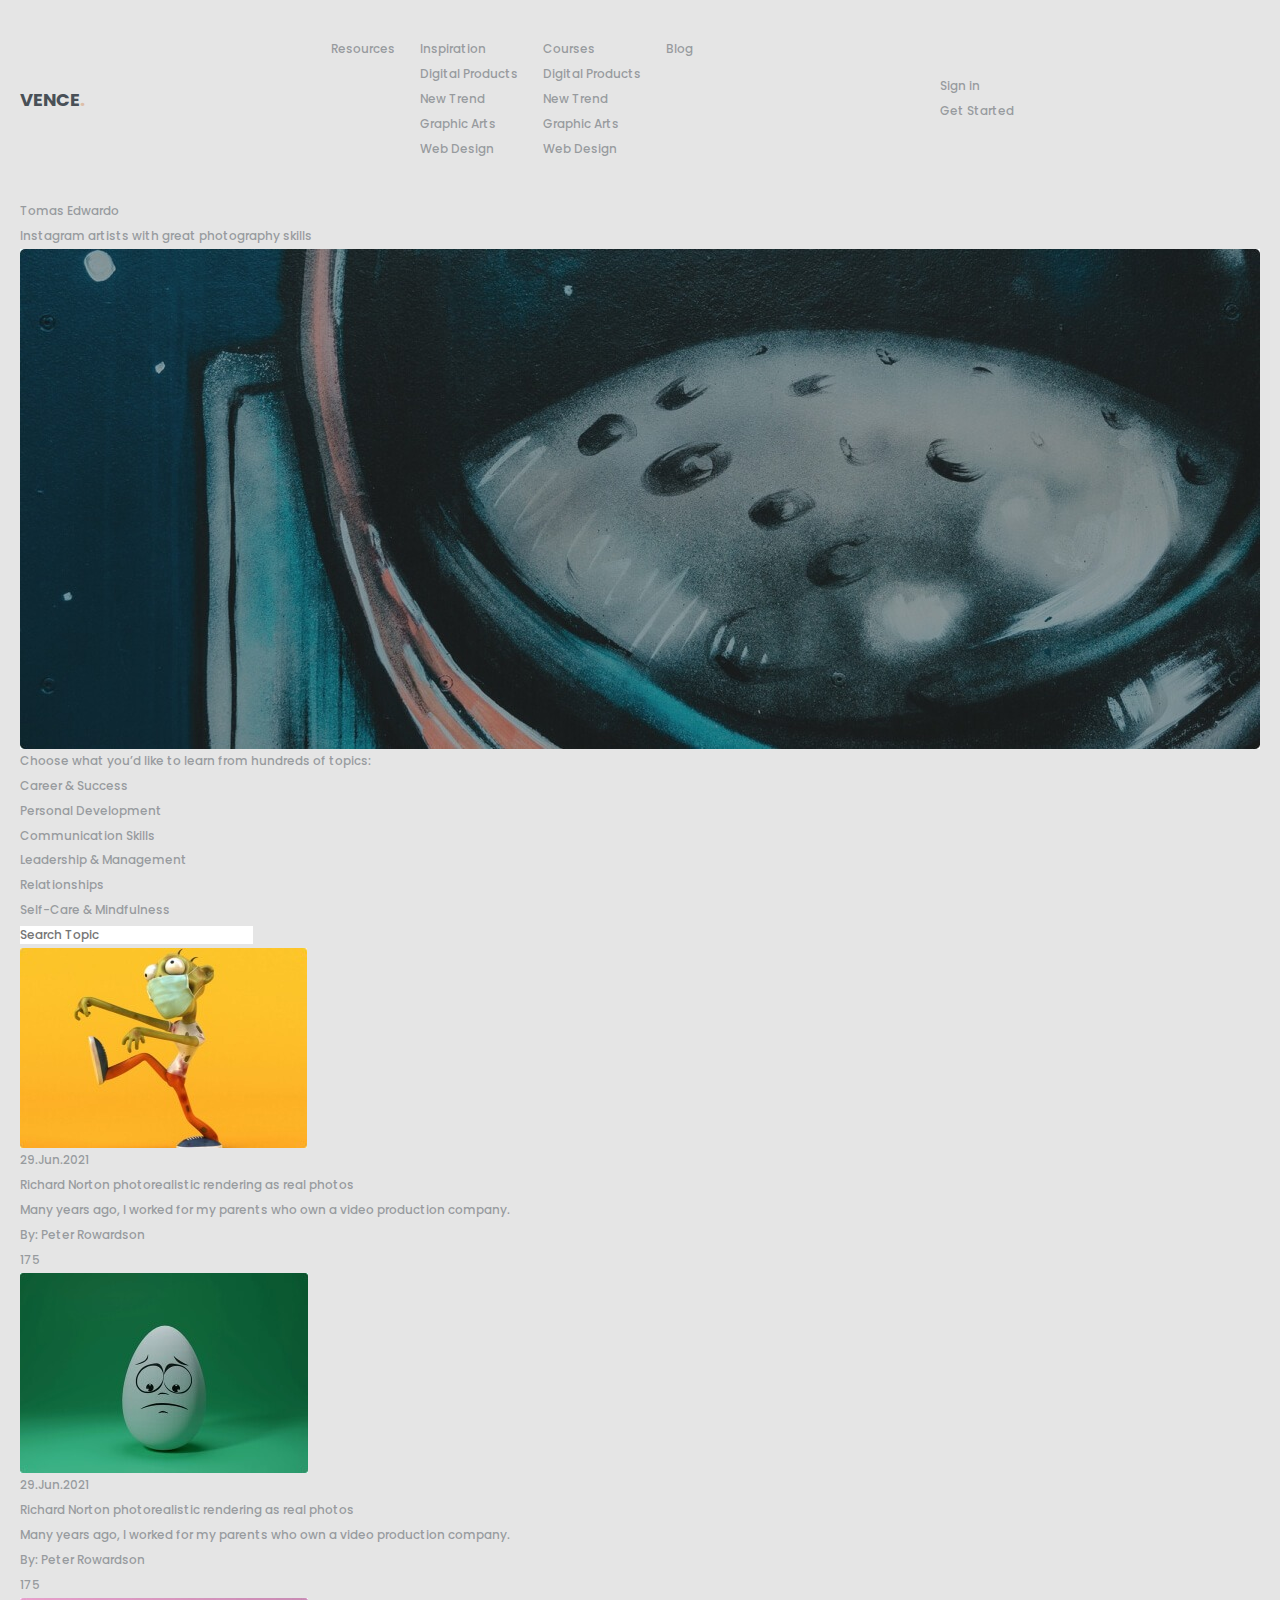
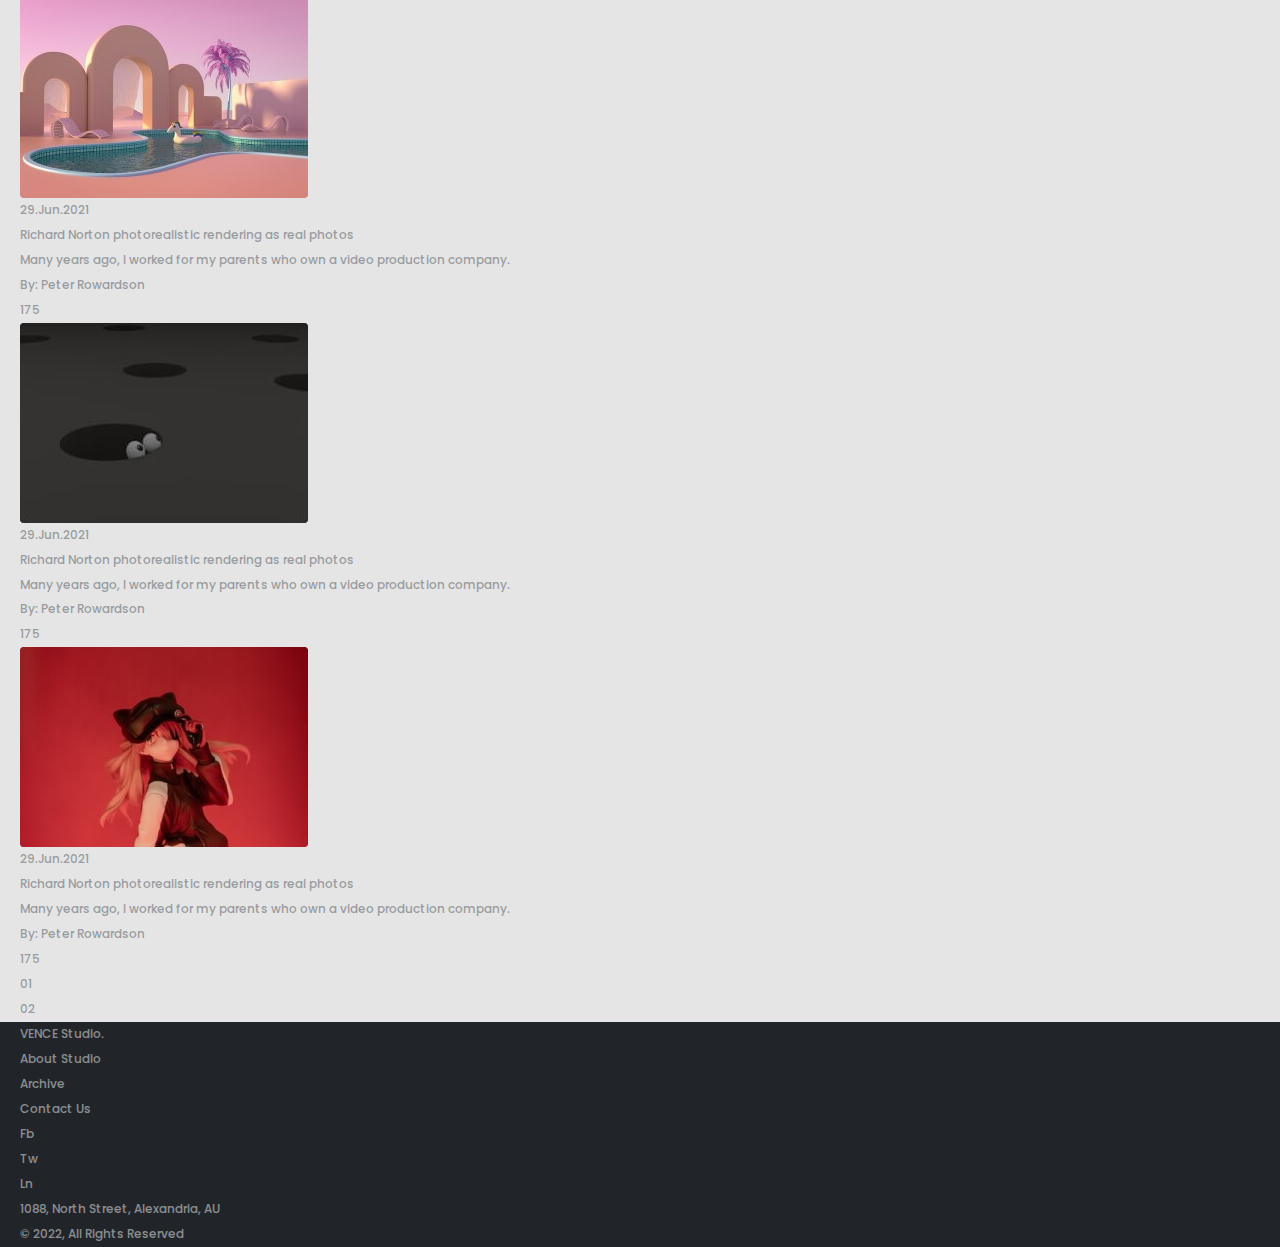
<file: lesson_18(2)/index2.html>
<!DOCTYPE html>
<html lang="en">

<head>
	<meta charset="UTF-8">
	<meta name="viewport" content="width=device-width, initial-scale=1.0">
	<link rel="stylesheet" href="css/style.css">
	<title>Lesson_18</title>
</head>

<body>
	<div class="wrapper">
		<header>
			<div class="header__content">
				<div class="header__container">
					<div class="header__logo"><a href="">VENCE</a></div>
					<div class="header__navigator navigator-header">
						<div class="navigator-header__body-burger">
							<ul class="navigator-header__list list-navigator">
								<li class="list-navigator__item"><a href="#" class="list-navigator__link">Resources</a>
								</li>
								<li class="list-navigator__item list-navigator__item_arrow list-navigator__item_parent">
									<a href="#" class="list-navigator__link">Inspiration</a>
									<div class="list-navigator__sub-menu sub-menu">
										<ul class="sub-menu__list">
											<li class="sub-menu__item"><a href="#" class="sub-menu__link">Digital
													Products</a></li>
											<li class="sub-menu__item"><a href="#" class="sub-menu__link">New Trend</a>
											</li>
											<li class="sub-menu__item"><a href="#" class="sub-menu__link">Graphic
													Arts</a></li>
											<li class="sub-menu__item"><a href="#" class="sub-menu__link">Web Design</a>
											</li>
										</ul>
									</div>
								</li>
								<li class="list-navigator__item list-navigator__item_arrow list-navigator__item_parent">
									<a href="#" class="list-navigator__link">Courses</a>
									<div class="list-navigator__sub-menu sub-menu">
										<ul class="sub-menu__list">
											<li class="sub-menu__item"><a href="#" class="sub-menu__link">Digital
													Products</a></li>
											<li class="sub-menu__item"><a href="#" class="sub-menu__link">New Trend</a>
											</li>
											<li class="sub-menu__item"><a href="#" class="sub-menu__link">Graphic
													Arts</a></li>
											<li class="sub-menu__item"><a href="#" class="sub-menu__link">Web Design</a>
											</li>
										</ul>
									</div>
								</li>
								<li class="list-navigator__item"><a href="#" class="list-navigator__link">Blog</a></li>
							</ul>
						</div>

					</div>
					<div class="header__control-dropdown control-dropdown">
						<ul class="control-dropdown__list">
							<li class="control-dropdown__items"><a href="" class="control-dropdown__signin">Sign in</a>
							</li>
							<li class="control-dropdown__items"><a href="" class="control-dropdown__get-started">Get
									Started</a></li>
						</ul>
					</div>
					<button class="header__burger-icon">
						<span></span>
					</button>
				</div>
			</div>
		</header>
		<main>
			<div class="page__content">
				<div class="section__graphic-arts graphic-arts">
					<div class="graphic-arts__container">
						<div class="graphic-arts__visual visual">
							<div class="visual__txt-box txt-box">
								<div class="txt-box__author-name">Tomas Edwardo</div>
								<h1 class="txt-box__title">Instagram artists with great
									photography skills</h1>
							</div>
							<div class="visual__big-pic">
								<img src="img/rastr/helmet.webp" alt="helmet">
							</div>
						</div>
						<div class="graphic-arts__body body-graphic">
							<div class="body-graphic__sidebar sidebar-body">
								<h2 class="sidebar-body__title">Choose what you’d like to learn from hundreds of topics:
								</h2>
								<div class="sidebar-body__list list-sidebar">
									<ul class="list-sidebar__items">
										<li class="list-sidebar__item"><a href="#" class="list-sidebar__link">Career &
												Success</a></li>
										<li class="list-sidebar__item"><a href="#" class="list-sidebar__link">Personal
												Development</a></li>
										<li class="list-sidebar__item"><a href="#"
												class="list-sidebar__link">Communication Skills</a></li>
										<li class="list-sidebar__item"><a href="#" class="list-sidebar__link">Leadership
												& Management</a></li>
										<li class="list-sidebar__item"><a href="#"
												class="list-sidebar__link">Relationships</a></li>
										<li class="list-sidebar__item"><a href="#" class="list-sidebar__link">Self-Care
												& Mindfulness</a></li>
									</ul>
								</div>
								<div class="sidebar-body__form form-sidebar">
									<form action="#" method="post" enctype="multipart/form-data"
										class="form-sidebar__search">
										<div class="form-sidebar__item">
											<input name="search" type="search" placeholder="Search Topic" class="form-sidebar__entry-field">
												
										</div>
									</form>
								</div>
							</div>
							<div class="body-graphic__librery librery-body">
								<div class="librery-body__box">
									<div class="librery-body__cards cards-librery">
										<div class="cards-librery__img"><a class="cards-librery__link" href="#"><img
													src="img/rastr/funny_man.webp" alt="pic"></a></div>
										<div class="cards-librery__info-box info-box">
											<div class="info-box__date">29.Jun.2021</div>
											<h2 class="info-box__title"><a class="info-box__link" href="#"> Richard
													Norton photorealistic rendering as real
													photos</a></h2>
											<div class="info-box__txt">
												<p>Many years ago, I worked for my parents who own a video production
													company.</p>
											</div>
											<div class="info-box__more more-info">
												<div class="more-info__link"><a href="#">By: Peter Rowardson</a></div>
												<div class="more-info__form form-more">
													<form action="#" method="post" enctype="multipart/form-data"
														class="form-more__knob">
														<div class="form-more__buttom">
															<button name="like" type="button">
																<!-- <img src="img/vector/vector/like.svg" alt="like"> -->
																<span>175</span>
															</button>
														</div>

													</form>
												</div>
											</div>
										</div>
									</div>
									<div class="librery-body__cards cards-librery">
										<div class="cards-librery__img"><a class="cards-librery__link" href="#"><img
													src="img/rastr/egg.webp" alt="pic"></a></div>
										<div class="cards-librery__info-box info-box">
											<div class="info-box__date">29.Jun.2021</div>
											<h2 class="info-box__title"><a class="info-box__link" href="#"> Richard
													Norton photorealistic rendering as real
													photos</a></h2>
											<div class="info-box__txt">
												<p>Many years ago, I worked for my parents who own a video production
													company.</p>
											</div>
											<div class="info-box__more more-info">
												<div class="more-info__link"><a href="#">By: Peter Rowardson</a></div>
												<div class="more-info__form form-more">
													<form action="#" method="post" enctype="multipart/form-data"
														class="form-more__knob">
														<div class="form-more__buttom">
															<button name="like" type="button">
																<!-- <img src="img/vector/vector/like.svg" alt="like"> -->
																<span>175</span>
															</button>
														</div>

													</form>
												</div>
											</div>
										</div>
									</div>
									<div class="librery-body__cards cards-librery">
										<div class="cards-librery__img"><a class="cards-librery__link" href="#"><img
													src="img/rastr/pool.webp" alt="pic"></a></div>
										<div class="cards-librery__info-box info-box">
											<div class="info-box__date">29.Jun.2021</div>
											<h2 class="info-box__title"><a class="info-box__link" href="#"> Richard
													Norton photorealistic rendering as real
													photos</a></h2>
											<div class="info-box__txt">
												<p>Many years ago, I worked for my parents who own a video production
													company.</p>
											</div>
											<div class="info-box__more more-info">
												<div class="more-info__link"><a href="#">By: Peter Rowardson</a></div>
												<div class="more-info__form form-more">
													<form action="#" method="post" enctype="multipart/form-data"
														class="form-more__knob">
														<div class="form-more__buttom">
															<button name="like" type="button">
																<!-- <img src="img/vector/vector/like.svg" alt="like"> -->
																<span>175</span>
															</button>
														</div>

													</form>
												</div>
											</div>
										</div>
									</div>
									<div class="librery-body__cards cards-librery">
										<div class="cards-librery__img"><a class="cards-librery__link" href="#"><img
													src="img/rastr/eyes.webp" alt="pic"></a></div>
										<div class="cards-librery__info-box info-box">
											<div class="info-box__date">29.Jun.2021</div>
											<h2 class="info-box__title"><a class="info-box__link" href="#"> Richard
													Norton photorealistic rendering as real
													photos</a></h2>
											<div class="info-box__txt">
												<p>Many years ago, I worked for my parents who own a video production
													company.</p>
											</div>
											<div class="info-box__more more-info">
												<div class="more-info__link"><a href="#">By: Peter Rowardson</a></div>
												<div class="more-info__form form-more">
													<form action="#" method="post" enctype="multipart/form-data"
														class="form-more__knob">
														<div class="form-more__buttom">
															<button name="like" type="button">
																<!-- <img src="img/vector/vector/like.svg" alt="like"> -->
																<span>175</span>
															</button>
														</div>

													</form>
												</div>
											</div>
										</div>
									</div>
									<div class="librery-body__cards cards-librery">
										<div class="cards-librery__img"><a class="cards-librery__link" href="#"><img
													src="img/rastr/girl.webp" alt="pic"></a></div>
										<div class="cards-librery__info-box info-box">
											<div class="info-box__date">29.Jun.2021</div>
											<h2 class="info-box__title"><a class="info-box__link" href="#"> Richard
													Norton photorealistic rendering as real
													photos</a></h2>
											<div class="info-box__txt">
												<p>Many years ago, I worked for my parents who own a video production
													company.</p>
											</div>
											<div class="info-box__more more-info">
												<div class="more-info__link"><a href="#">By: Peter Rowardson</a></div>
												<div class="more-info__form form-more">
													<form action="#" method="post" enctype="multipart/form-data"
														class="form-more__knob">
														<div class="form-more__buttom">
															<button name="like" type="button">
																<!-- <img src="img/vector/vector/like.svg" alt="like"> -->
																<span>175</span>
															</button>
														</div>

													</form>
												</div>
											</div>
										</div>
									</div>
								</div>
								<div class="librery-body__navigator navigator-librery">
									<ul class="navigator-librery__list">
										<li class="navigator-librery__items"><a href="#" class="navigator-librery__link navigator-librery_active">01</a></li>
										<li class="navigator-librery__items"><a href="twopage.html" class="navigator-librery__link">02</a></li>
									</ul>
								</div>
							</div>
						</div>
					</div>
				</div>



			</div>
		</main>
		<footer>
			<div class="footer__content">
				<div class="section__footer-graphic footer-graphic">
					<div class="footer-graphic__container">
						<div class="footer-graphic__pagination pagination-footer">
							<div class="pagination-footer__logo"><a href="#">VENCE Studio.</a></div>
							<div class="pagination-footer__navigator navigator-pagination">
								<ul class="navigator-pagination__list">
									<li class="navigator-pagination__items"><a href="#" class="navigator-pagination__link">About Studio</a></li>
									<li class="navigator-pagination__items"><a href="#" class="navigator-pagination__link">Archive</a></li>
									<li class="navigator-pagination__items"><a href="#" class="navigator-pagination__link">Contact Us</a></li>
								</ul>
							</div>
							<div class="pagination-footer__socials socials-paginatuon">
								<ul class="socials-paginatuon__list">
									<li class="socials-paginatuon__items"><a href="#" class="socials-paginatuon__link">Fb</a></li>
									<li class="socials-paginatuon__items"><a href="#" class="socials-paginatuon__link">Tw</a></li>
									<li class="socials-paginatuon__items"><a href="#" class="socials-paginatuon__link">Ln</a></li>
								</ul>
							</div>
						</div>
						<div class="footer-graphic__more more-footer">
                            <div class="more-footer__address">1088, North Street, Alexandria, AU</div>
                            <div class="more-footer__reminder">© 2022, All Rights Reserved</div>
						</div>
					</div>
				</div>
			</div>
		</footer>
	</div>
</body>

</html>
</file>
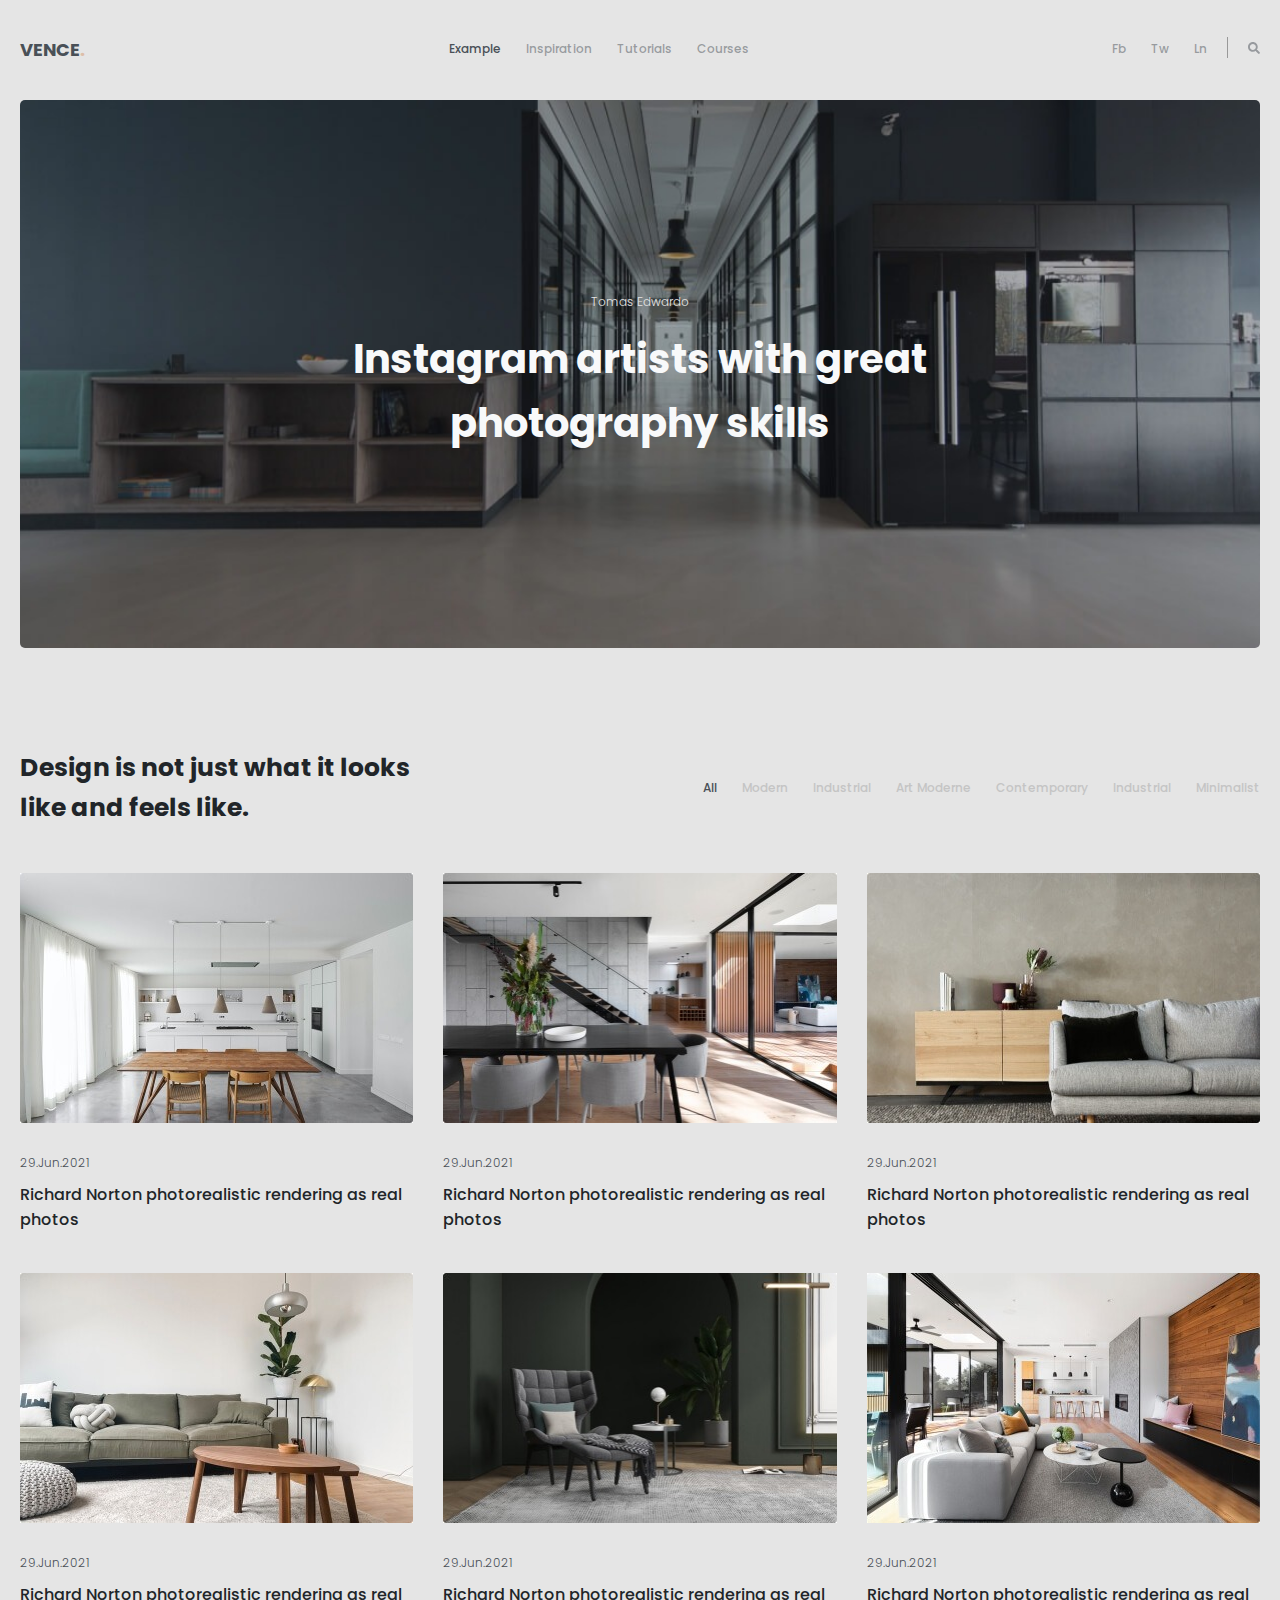
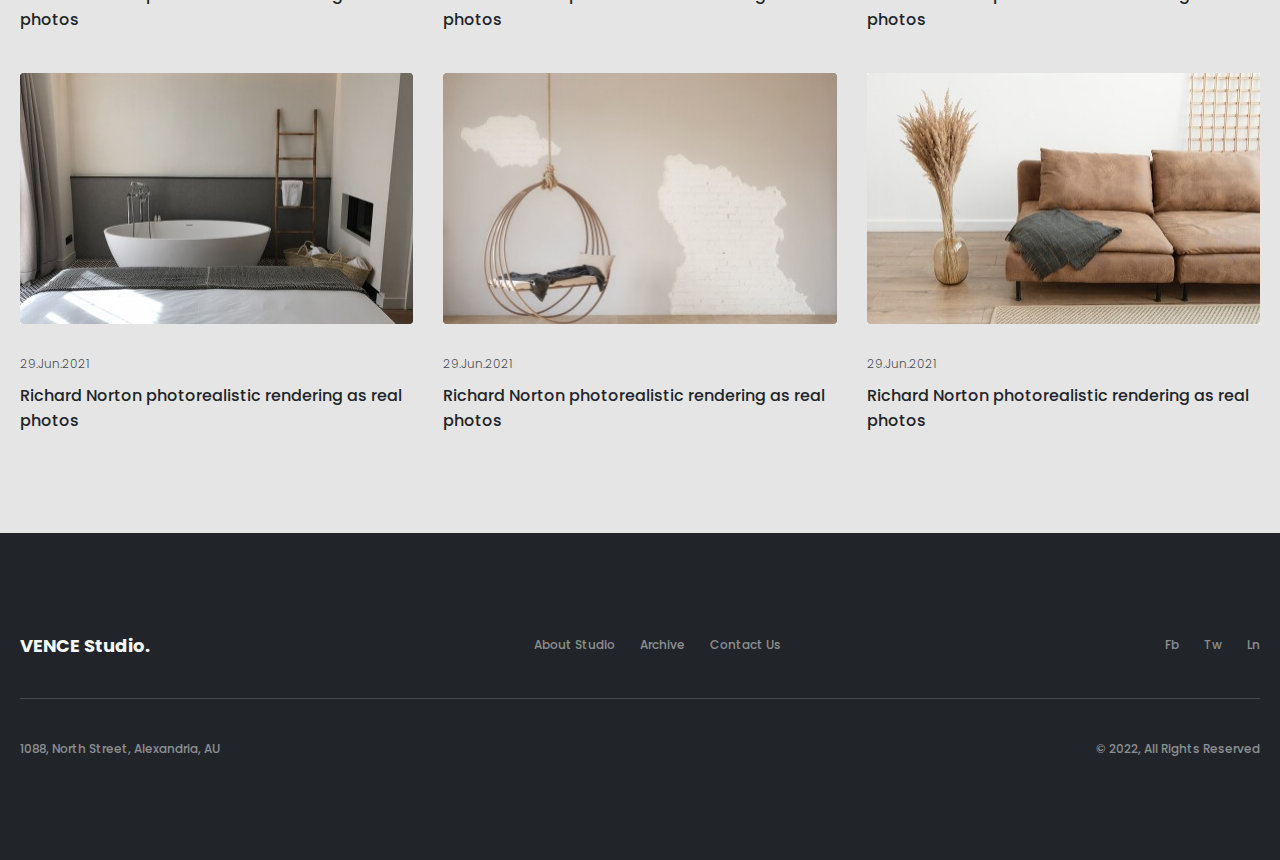
<file: lesson_18/pagetwoo.html>
<!DOCTYPE html>
<html lang="en">

<head>
	<meta charset="UTF-8">
	<meta name="viewport" content="width=device-width, initial-scale=1.0">
	<link rel="stylesheet" href="css/styletwo.css">
	<title>lesson_18_(2)</title>
</head>

<body>
	<div class="wrapper">
		<header>
			<div class="header-page">
				<div class="header-page__container">
					<div class="header-page__logo"><a href="index.html">VENCE</a></div>
					<div class="header-page__inner">
						<div class="header-page__burger-box burger-box">
							<div class="burger-box__navigator">
								<ul class="burger-box__list">
									<li class="burger-box__items"><a href="#" class="burger-box__link burger-box__link--active">Example</a></li>
									<li class="burger-box__items"><a href="#" class="burger-box__link">Inspiration</a>
									</li>
									<li class="burger-box__items"><a href="#" class="burger-box__link">Tutorials</a>
									</li>
									<li class="burger-box__items"><a href="#" class="burger-box__link">Courses</a></li>
								</ul>
							</div>
						</div>
					</div>
					<div class="header-page__right-inner">
						<div class="header-page__socials socials-header">
							<ul class="socials-header__list">
								<li class="socials-header__items"><a href="#" class="socials-header__link">Fb</a></li>
								<li class="socials-header__items"><a href="#" class="socials-header__link">Tw</a></li>
								<li class="socials-header__items"><a href="#" class="socials-header__link">Ln</a></li>
							</ul>
						</div>
						<div class="header-page__search search-header">
							<div class="search-header__item"><a href="#" class="search-header__link"><img
										src="img/vector/search_icon_header.svg" alt="img"></a></div>
						</div>
					</div>

					<button class="header-page__knob-burger">
						<span></span>
					</button>
				</div>
			</div>
		</header>
		<main>
			<div class="main-page">
				<div class="main-page__content">
					<div class="main-page__container">
						<div class="main-page__big-pic big-pic">
							<div class="big-pic__inner">
								<div class="big-pic__img"><img src="img/rastr/office_room.webp" alt="img"></div>
								<div class="big-pic__info">
									<div class="big-pic__author-name">Tomas Edwardo</div>
									<div class="big-pic__title"><h1>Instagram artists with great
										photography skills</h1></div>
								</div>
							</div>
						</div>
						<div class="main-page__menu menu-main">
							<div class="menu-main__title">Design is not just what it looks like and feels like.</div>
							<div class="menu-main__navigator">
								<ul class="menu-main__list">
									<li class="menu-main__items"><a href="#" class="menu-main__link menu-main__link--active">All</a></li>
									<li class="menu-main__items"><a href="#" class="menu-main__link">Modern </a></li>
									<li class="menu-main__items"><a href="#" class="menu-main__link">Industrial</a></li>
									<li class="menu-main__items"><a href="#" class="menu-main__link">Art Moderne</a></li>
									<li class="menu-main__items"><a href="#" class="menu-main__link">Contemporary</a></li>
									<li class="menu-main__items"><a href="#" class="menu-main__link">Industrial</a></li>
									<li class="menu-main__items"><a href="#" class="menu-main__link">Minimalist</a></li>
								</ul>
							</div>
						</div>
						<div class="main-page__librery librery-main">
                            <div class="librery-main__cards">
								<div class="librery-main__pic"><a href="#" class="librery-main__img"><img src="img/rastr/kitchen.webp" alt="img"></a></div>
								<div class="librery-main__info">
									<div class="librery-main__date">29.Jun.2021</div>
									<div class="librery-main__title"><a href="#">Richard Norton photorealistic rendering as real
										photos</a></div>
								</div>
							</div>
                            <div class="librery-main__cards">
								<div class="librery-main__pic"><a href="#" class="librery-main__img"><img src="img/rastr/kitchen_ladder.webp" alt="img"></a></div>
								<div class="librery-main__info">
									<div class="librery-main__date">29.Jun.2021</div>
									<div class="librery-main__title"><a href="#">Richard Norton photorealistic rendering as real
										photos</a></div>
								</div>
							</div>
                            <div class="librery-main__cards">
								<div class="librery-main__pic"><a href="#" class="librery-main__img"><img src="img/rastr/gray_sofa_chest_of_drawers.webp" alt="img"></a></div>
								<div class="librery-main__info">
									<div class="librery-main__date">29.Jun.2021</div>
									<div class="librery-main__title"><a href="#">Richard Norton photorealistic rendering as real
										photos</a></div>
								</div>
							</div>
                            <div class="librery-main__cards">
								<div class="librery-main__pic"><a href="#" class="librery-main__img"><img src="img/rastr/sofa_table.webp" alt="img"></a></div>
								<div class="librery-main__info">
									<div class="librery-main__date">29.Jun.2021</div>
									<div class="librery-main__title"><a href="#">Richard Norton photorealistic rendering as real
										photos</a></div>
								</div>
							</div>
                            <div class="librery-main__cards">
								<div class="librery-main__pic"><a href="#" class="librery-main__img"><img src="img/rastr/gray_wall_chair.webp" alt="img"></a></div>
								<div class="librery-main__info">
									<div class="librery-main__date">29.Jun.2021</div>
									<div class="librery-main__title"><a href="#">Richard Norton photorealistic rendering as real
										photos</a></div>
								</div>
							</div>
                            <div class="librery-main__cards">
								<div class="librery-main__pic"><a href="#" class="librery-main__img"><img src="img/rastr/interior.webp" alt="img"></a></div>
								<div class="librery-main__info">
									<div class="librery-main__date">29.Jun.2021</div>
									<div class="librery-main__title"><a href="#">Richard Norton photorealistic rendering as real
										photos</a></div>
								</div>
							</div>
                            <div class="librery-main__cards">
								<div class="librery-main__pic"><a href="#" class="librery-main__img"><img src="img/rastr/bath.webp" alt="img"></a></div>
								<div class="librery-main__info">
									<div class="librery-main__date">29.Jun.2021</div>
									<div class="librery-main__title"><a href="#">Richard Norton photorealistic rendering as real
										photos</a></div>
								</div>
							</div>
                            <div class="librery-main__cards">
								<div class="librery-main__pic"><a href="#" class="librery-main__img"><img src="img/rastr/swing.webp" alt="img"></a></div>
								<div class="librery-main__info">
									<div class="librery-main__date">29.Jun.2021</div>
									<div class="librery-main__title"><a href="#">Richard Norton photorealistic rendering as real
										photos</a></div>
								</div>
							</div>
                            <div class="librery-main__cards">
								<div class="librery-main__pic"><a href="#" class="librery-main__img"><img src="img/rastr/ikebana_sofa.webp" alt="img"></a></div>
								<div class="librery-main__info">
									<div class="librery-main__date">29.Jun.2021</div>
									<div class="librery-main__title"><a href="#">Richard Norton photorealistic rendering as real
										photos</a></div>
								</div>
							</div>
						</div>
					</div>
				</div>
			</div>
		</main>
		<footer>
			<div class="footer-page">
				<div class="footer-page__container">
					<div class="footer-page__menu">
						<div class="footer-page__logo"><a href="index.html">VENCE Studio.</a></div>
						<div class="footer-page__navigator navigator-footer">
							<ul class="navigator-footer__list">
								<li class="navigator-footer__items"><a href="">About Studio</a></li>
								<li class="navigator-footer__items"><a href="">Archive</a></li>
								<li class="navigator-footer__items"><a href="">Contact Us</a></li>
							</ul>
						</div>
                        <div class="footer-page__socials socials-footer">
                            <ul class="socials-footer__list">
								<li class="socials-footer__items"><a href="">Fb</a></li>
								<li class="socials-footer__items"><a href="">Tw</a></li>
								<li class="socials-footer__items"><a href="">Ln</a></li>
							</ul>
						</div>
					</div>
					<div class="footer-page__more more-footer">
						<div class="more-footer__text">1088, North Street, Alexandria, AU</div>
						<div class="more-footer__text">© 2022, All Rights Reserved</div>
					</div>
				</div>
			</div>
		</footer>
	</div>
</body>

</html>
</file>
<file: lesson_18/css/style.css>
@import url(https://fonts.googleapis.com/css?family=Poppins:100,100italic,200,200italic,300,300italic,regular,italic,500,500italic,600,600italic,700,700italic,800,800italic,900,900italic);
*,
*::before,
*::after {
  padding: 0;
  margin: 0;
  border: 0;
  -webkit-box-sizing: border-box;
          box-sizing: border-box;
}

a {
  text-decoration: none;
  color: inherit;
}

li {
  list-style: none;
}

img {
  vertical-align: top;
}

h1,
h2,
h3,
h4,
h5,
h6 {
  font-weight: inherit;
  font-size: inherit;
}

html,
body {
  height: 100%;
  line-height: 1;
}

textarea,
button,
input {
  font-weight: inherit;
  font-size: inherit;
  color: inherit;
  font-family: inherit;
}

button {
  cursor: pointer;
  background-color: inherit;
}

.wrapper {
  overflow: clip;
  min-height: 100%;
  display: -webkit-box;
  display: -ms-flexbox;
  display: flex;
  -webkit-box-orient: vertical;
  -webkit-box-direction: normal;
      -ms-flex-direction: column;
          flex-direction: column;
}

.wrapper > main {
  -webkit-box-flex: 1;
      -ms-flex-positive: 1;
          flex-grow: 1;
}

body {
  font-family: "Poppins", sans-serif;
  background: #E5E5E5;
}

[class*=__container] {
  max-width: 1270px;
  margin: 0 auto;
  padding: 0 15px;
}

.header-page {
  position: fixed;
  top: 0;
  left: 0;
  width: 100%;
  z-index: 50;
  background: #E5E5E5;
}
.header-page__container {
  display: -webkit-box;
  display: -ms-flexbox;
  display: flex;
  -webkit-box-pack: justify;
      -ms-flex-pack: justify;
          justify-content: space-between;
  -webkit-box-align: center;
      -ms-flex-align: center;
          align-items: center;
  padding-top: 30px;
  padding-bottom: 30px;
}
@media (max-width: 345px) {
  .header-page__container {
    -webkit-column-gap: 8px;
       -moz-column-gap: 8px;
            column-gap: 8px;
  }
}
.header-page__logo {
  color: #495057;
  font-size: 18px;
  line-height: 1.39;
  font-weight: 700;
  position: relative;
  z-index: 2;
}
.header-page__logo::after {
  content: ".";
  color: #DDBEA9;
}
@media (max-width: 768.98px) {
  .header-page__burger {
    position: fixed;
    top: 0;
    left: -100%;
    width: 100%;
    height: 100%;
    overflow: auto;
    background: #E5E5E5;
    padding: 120px 0px 30px 40px;
  }
}
@media (max-width: 768.98px) {
  .header-page__burger::before {
    content: "";
    height: 100px;
    width: 100%;
    position: fixed;
    top: 0;
    left: -100%;
    background: #E5E5E5;
    z-index: 1;
  }
}
.header-page__more {
  display: -webkit-box;
  display: -ms-flexbox;
  display: flex;
  gap: 25px;
  -webkit-box-align: center;
      -ms-flex-align: center;
          align-items: center;
  position: relative;
  z-index: 2;
}
@media (max-width: 345px) {
  .header-page__more {
    gap: 15px;
  }
}
.header-page__signin a {
  color: rgba(73, 80, 87, 0.5);
  font-size: 12px;
  line-height: 2.08;
  font-weight: 500;
  -webkit-transition: color 0.3s;
  -o-transition: color 0.3s;
  transition: color 0.3s;
}
.header-page__started {
  padding: 7px 16px 8px 15px;
  background: #DDBEA9;
  border-radius: 20px;
  -webkit-transition: background 0.3s;
  -o-transition: background 0.3s;
  transition: background 0.3s;
}
.header-page__started a {
  color: #F8F9FA;
  font-size: 12px;
  line-height: 2.08;
  font-weight: 500;
}
.header-page__knob {
  display: none;
}
@media (max-width: 768.98px) {
  .header-page__knob {
    display: block;
    -webkit-box-flex: 0;
        -ms-flex: 0 0 30px;
            flex: 0 0 30px;
    height: 18px;
    position: relative;
    margin-right: 15px;
  }
}
@media (max-width: 340px) {
  .header-page__knob {
    margin-right: 0px;
  }
}
.header-page__knob::before, .header-page__knob::after, .header-page__knob span {
  content: "";
  position: absolute;
  height: 2px;
  width: 100%;
  left: 0;
  background: #DDBEA9;
}
.header-page__knob::before {
  top: 0;
}
.header-page__knob::after {
  bottom: 0;
}
.header-page__knob span {
  top: 50%;
  margin-top: -1px;
}
@media (any-hover: hover) {
  .header-page__signin a:hover {
    color: #495057;
    -webkit-transition: color 0.3s;
    -o-transition: color 0.3s;
    transition: color 0.3s;
  }
  .header-page__started:hover {
    background: #7e6c60;
    -webkit-transition: background 0.3s;
    -o-transition: background 0.3s;
    transition: background 0.3s;
  }
}

.navigator-header__list {
  display: -webkit-box;
  display: -ms-flexbox;
  display: flex;
  gap: 25px;
}
@media (max-width: 768.98px) {
  .navigator-header__list {
    -webkit-box-orient: vertical;
    -webkit-box-direction: normal;
        -ms-flex-direction: column;
            flex-direction: column;
  }
}
.navigator-header__items--parent {
  position: relative;
}
@media (min-width: 768.98px) {
  .navigator-header__items--parent::after {
    content: "";
    display: inline-block;
    width: 8px;
    height: 5px;
    background: url("../img/vector/arrow_header.svg") no-repeat;
    margin-left: 8px;
    -webkit-transition: -webkit-transform 0.3s;
    transition: -webkit-transform 0.3s;
    -o-transition: transform 0.3s;
    transition: transform 0.3s;
    transition: transform 0.3s, -webkit-transform 0.3s;
  }
}
.navigator-header__link {
  color: rgba(73, 80, 87, 0.5);
  font-size: 12px;
  line-height: 2.08;
  font-weight: 500;
  -webkit-transition: color 0.3s;
  -o-transition: color 0.3s;
  transition: color 0.3s;
  position: relative;
}
@media (max-width: 768.98px) {
  .navigator-header__link {
    color: rgb(73, 80, 87);
  }
}
@media (max-width: 425.98px) {
  .navigator-header__link {
    font-size: 14px;
    font-weight: 700;
  }
}
.navigator-header__link::before {
  content: "";
  display: inline-block;
  position: absolute;
  top: 100%;
  left: 0;
  height: 2px;
  width: 100%;
  background: transparent;
  -webkit-transition: all 0.3s;
  -o-transition: all 0.3s;
  transition: all 0.3s;
}
.navigator-header__link--active {
  color: #495057;
}
@media (min-width: 768.98px) {
  .navigator-header__subinner {
    position: absolute;
    top: 100%;
    left: 0;
    visibility: hidden;
    opacity: 0;
    -webkit-transition: all 0.3s;
    -o-transition: all 0.3s;
    transition: all 0.3s;
    padding-top: 10px;
  }
}
.navigator-header__sub-menu {
  width: 136px;
  background: #212529;
  border-radius: 5px;
  padding: 20px;
}
@media (max-width: 768.98px) {
  .navigator-header__sub-menu {
    background: #E5E5E5;
  }
}
.navigator-header__subitems:not(:last-child) {
  margin-bottom: 10px;
}
.navigator-header__sublink {
  color: rgba(248, 249, 250, 0.6);
  font-size: 12px;
  line-height: 2.08;
  font-weight: 500;
  -webkit-transition: color 0.3s;
  -o-transition: color 0.3s;
  transition: color 0.3s;
}
@media (max-width: 768.98px) {
  .navigator-header__sublink {
    color: rgba(73, 80, 87, 0.582);
  }
}
@media (max-width: 425.98px) {
  .navigator-header__sublink {
    font-size: 14px;
    color: rgba(73, 80, 87, 0.749);
  }
}
@media (any-hover: hover) {
  .navigator-header__link:hover {
    color: #495057;
    -webkit-transition: color 0.3s;
    -o-transition: color 0.3s;
    transition: color 0.3s;
  }
  .navigator-header__items--parent:hover::after {
    -webkit-transform: rotate(180deg);
        -ms-transform: rotate(180deg);
            transform: rotate(180deg);
    -webkit-transition: -webkit-transform 0.3s;
    transition: -webkit-transform 0.3s;
    -o-transition: transform 0.3s;
    transition: transform 0.3s;
    transition: transform 0.3s, -webkit-transform 0.3s;
  }
  .navigator-header__sublink:hover {
    color: #F8F9FA;
    -webkit-transition: color 0.3s;
    -o-transition: color 0.3s;
    transition: color 0.3s;
  }
  .navigator-header__items--parent:hover .navigator-header__subinner {
    visibility: visible;
    opacity: 1;
    -webkit-transition: all 0.3s;
    -o-transition: all 0.3s;
    transition: all 0.3s;
  }
  .navigator-header__link:hover::before {
    content: "";
    display: inline-block;
    position: absolute;
    top: 100%;
    left: 0;
    margin-top: 3px;
    height: 2px;
    width: 100%;
    background: #DDBEA9;
    -webkit-transition: all 0.3s;
    -o-transition: all 0.3s;
    transition: all 0.3s;
  }
}

.big-pic {
  padding-top: 100px;
  margin-bottom: 100px;
}
@media (max-width: 610px) {
  .big-pic {
    margin-bottom: 50px;
  }
}
.big-pic__inner {
  position: relative;
}
.big-pic__img {
  position: absolute;
  top: 0;
  left: 0;
  width: 100%;
  height: 100%;
}
.big-pic__img img {
  position: absolute;
  top: 0;
  left: 0;
  width: 100%;
  height: 100%;
  -o-object-fit: cover;
     object-fit: cover;
  border-radius: 5px;
}
.big-pic__info {
  position: relative;
  z-index: 2;
  display: -webkit-box;
  display: -ms-flexbox;
  display: flex;
  -webkit-box-orient: vertical;
  -webkit-box-direction: normal;
      -ms-flex-direction: column;
          flex-direction: column;
  row-gap: 15px;
  padding: 192px 0px 193px 0px;
}
@media (max-width: 920px) {
  .big-pic__info {
    padding: 150px 0px 150px 0px;
  }
}
@media (max-width: 767.98px) {
  .big-pic__info {
    padding: 120px 0px 120px 0px;
  }
}
@media (max-width: 610px) {
  .big-pic__info {
    padding: 100px 0px 100px 0px;
  }
}
@media (max-width: 475px) {
  .big-pic__info {
    padding: 90px 15px 90px 15px;
  }
}
@media (max-width: 349.98px) {
  .big-pic__info {
    padding: 70px 15px 70px 15px;
  }
}
.big-pic__author-name {
  color: #E5E5E5;
  font-size: 12px;
  line-height: 1.67;
  font-weight: 300;
  text-align: center;
}
.big-pic__title {
  max-width: 400px;
  margin: 0 auto;
  text-align: center;
}
.big-pic__link {
  color: #E5E5E5;
  font-size: 25px;
  line-height: 1.6;
  font-weight: 700;
}
@media (max-width: 424.98px) {
  .big-pic__link {
    font-size: 20px;
  }
}
@media (max-width: 349.98px) {
  .big-pic__link {
    font-size: 18px;
  }
}
@media (max-width: 325px) {
  .big-pic__link {
    font-size: 17px;
  }
}

.content-main {
  max-width: 1058px;
  padding-left: 15px;
  padding-right: 15px;
  margin: 0 auto;
  margin-bottom: 100px;
}
.content-main__inner {
  display: -webkit-box;
  display: -ms-flexbox;
  display: flex;
  margin: 0 -23px;
}
@media (max-width: 879px) {
  .content-main__inner {
    -webkit-box-orient: vertical;
    -webkit-box-direction: normal;
        -ms-flex-direction: column;
            flex-direction: column;
    row-gap: 30px;
  }
}
.left-side {
  -webkit-box-flex: 0;
      -ms-flex: 0 1 38.9105058%;
          flex: 0 1 38.9105058%;
  padding: 0 11.5px;
  display: -webkit-box;
  display: -ms-flexbox;
  display: flex;
  -webkit-box-orient: vertical;
  -webkit-box-direction: normal;
      -ms-flex-direction: column;
          flex-direction: column;
  row-gap: 30px;
}
.left-side__title {
  color: #212529;
  font-size: 25px;
  line-height: 1.6;
  font-weight: 700;
}
.left-side__list :not(:last-child) {
  margin-bottom: 10px;
}
.left-side__items {
  position: relative;
  padding-left: 22px;
}
.left-side__items::before {
  content: "+";
  position: absolute;
  top: 0;
  left: 0;
  color: #495057;
  font-size: 12px;
  line-height: 2.08;
  font-weight: 500;
  -webkit-transition: -webkit-transform 0.3s;
  transition: -webkit-transform 0.3s;
  -o-transition: transform 0.3s;
  transition: transform 0.3s;
  transition: transform 0.3s, -webkit-transform 0.3s;
}
.left-side__link {
  color: #495057;
  font-size: 12px;
  line-height: 2.08;
  font-weight: 500;
  -webkit-transition: color 0.3s;
  -o-transition: color 0.3s;
  transition: color 0.3s;
}
.left-side__search {
  position: relative;
  padding-left: 22px;
}
.left-side__search::before {
  position: absolute;
  top: 7px;
  left: 0;
  content: "";
  display: inline-block;
  width: 12px;
  height: 12px;
  background: url("../img/vector/search_icon.svg") no-repeat;
}
.left-side__search input {
  color: rgba(73, 80, 87, 0.5);
  font-size: 12px;
  line-height: 2.08;
  font-weight: 500;
  background: transparent;
}
@media (any-hover: hover) {
  .left-side__link:hover {
    color: rgba(144, 154, 164, 0.6941176471);
    -webkit-transition: color 0.3s;
    -o-transition: color 0.3s;
    transition: color 0.3s;
  }
  .left-side__items:hover.left-side__items::before {
    -webkit-transform: rotate(360deg) scale(1.2);
        -ms-transform: rotate(360deg) scale(1.2);
            transform: rotate(360deg) scale(1.2);
    -webkit-transition: -webkit-transform 0.3s;
    transition: -webkit-transform 0.3s;
    -o-transition: transform 0.3s;
    transition: transform 0.3s;
    transition: transform 0.3s, -webkit-transform 0.3s;
  }
}

.rigth-side {
  -webkit-box-flex: 0;
      -ms-flex: 0 1 58.8521401%;
          flex: 0 1 58.8521401%;
  padding: 0 11.5px;
  display: -webkit-box;
  display: -ms-flexbox;
  display: flex;
  -webkit-box-orient: vertical;
  -webkit-box-direction: normal;
      -ms-flex-direction: column;
          flex-direction: column;
  row-gap: 40px;
}
.rigth-side__cards {
  display: -webkit-box;
  display: -ms-flexbox;
  display: flex;
}
@media (max-width: 550px) {
  .rigth-side__cards {
    -webkit-box-orient: vertical;
    -webkit-box-direction: normal;
        -ms-flex-direction: column;
            flex-direction: column;
    row-gap: 30px;
  }
}
.rigth-side__pic {
  -webkit-box-flex: 1;
      -ms-flex: 1 0 47.4380165%;
          flex: 1 0 47.4380165%;
}
.rigth-side__img {
  position: relative;
  display: block;
  padding-bottom: 69.6864111%;
  overflow: hidden;
}
.rigth-side__img img {
  position: absolute;
  top: 0;
  left: 0;
  width: 100%;
  height: 100%;
  -o-object-fit: cover;
     object-fit: cover;
  -webkit-transition: -webkit-transform 0.3s;
  transition: -webkit-transform 0.3s;
  -o-transition: transform 0.3s;
  transition: transform 0.3s;
  transition: transform 0.3s, -webkit-transform 0.3s;
}
@media (any-hover: hover) {
  .rigth-side__img img:hover {
    -webkit-transform: scale(1.2);
        -ms-transform: scale(1.2);
            transform: scale(1.2);
    -webkit-transition: -webkit-transform 0.3s;
    transition: -webkit-transform 0.3s;
    -o-transition: transform 0.3s;
    transition: transform 0.3s;
    transition: transform 0.3s, -webkit-transform 0.3s;
  }
}
.rigth-side__inner {
  -webkit-box-flex: 0;
      -ms-flex: 0 1 52.5619835%;
          flex: 0 1 52.5619835%;
  padding-left: 31px;
  display: -webkit-box;
  display: -ms-flexbox;
  display: flex;
  -webkit-box-orient: vertical;
  -webkit-box-direction: normal;
      -ms-flex-direction: column;
          flex-direction: column;
  row-gap: 15px;
}
@media (max-width: 990px) {
  .rigth-side__inner {
    padding-left: 15px;
    row-gap: 10px;
  }
}
@media (max-width: 921px) {
  .rigth-side__inner {
    row-gap: 5px;
  }
}
@media (max-width: 878px) {
  .rigth-side__inner {
    padding-left: 31px;
    row-gap: 15px;
  }
}
@media (max-width: 600px) {
  .rigth-side__inner {
    padding-left: 15px;
    row-gap: 10px;
  }
}
@media (max-width: 550px) {
  .rigth-side__inner {
    padding-left: 0;
  }
}
.rigth-side__date {
  color: #6C757D;
  font-size: 12px;
  line-height: 1.67;
  font-weight: 300;
}
.rigth-side__title {
  color: #212529;
  font-size: 16px;
  line-height: 1.56;
  font-weight: 500;
  -webkit-transition: color 0.3s;
  -o-transition: color 0.3s;
  transition: color 0.3s;
}
.rigth-side__text {
  color: #6C757D;
  font-size: 12px;
  line-height: 1.67;
  font-weight: 300;
  padding-bottom: 15px;
  border-bottom: 1px solid #E5E5E5;
}
@media (max-width: 990px) {
  .rigth-side__text {
    padding-bottom: 10px;
  }
}
.rigth-side__more {
  display: -webkit-box;
  display: -ms-flexbox;
  display: flex;
  -webkit-box-pack: justify;
      -ms-flex-pack: justify;
          justify-content: space-between;
}
.rigth-side__author-name a {
  color: #6C757D;
  font-size: 12px;
  line-height: 1.67;
  font-weight: 300;
  -webkit-transition: color 0.3s;
  -o-transition: color 0.3s;
  transition: color 0.3s;
}
.rigth-side__like img {
  margin: 7px 5px 0 0;
}
.rigth-side__like span {
  color: #6C757D;
  font-size: 12px;
  line-height: 1.67;
  font-weight: 300;
}
@media (any-hover: hover) {
  .rigth-side__title:hover {
    color: #91a3b6;
    -webkit-transition: color 0.3s;
    -o-transition: color 0.3s;
    transition: color 0.3s;
  }
  .rigth-side__author-name a:hover {
    color: rgba(24, 26, 27, 0.4078431373);
    -webkit-transition: color 0.3s;
    -o-transition: color 0.3s;
    transition: color 0.3s;
  }
}

.footer-page {
  background: #212529;
}
.footer-page__container {
  padding-top: 100px;
  padding-bottom: 100px;
}
@media (max-width: 800px) {
  .footer-page__container {
    padding-top: 50px;
    padding-bottom: 50px;
  }
}
@media (max-width: 645px) {
  .footer-page__container {
    padding-top: 30px;
    padding-bottom: 30px;
  }
}
.footer-page__menu {
  display: -webkit-box;
  display: -ms-flexbox;
  display: flex;
  -webkit-box-pack: justify;
      -ms-flex-pack: justify;
          justify-content: space-between;
  padding-bottom: 40px;
  margin-bottom: 40px;
  border-bottom: 1px solid rgba(229, 229, 229, 0.2);
}
@media (max-width: 767.98px) {
  .footer-page__menu {
    padding-bottom: 20px;
    margin-bottom: 20px;
  }
}
@media (max-width: 645px) {
  .footer-page__menu {
    -webkit-box-orient: vertical;
    -webkit-box-direction: normal;
        -ms-flex-direction: column;
            flex-direction: column;
    -webkit-box-align: center;
        -ms-flex-align: center;
            align-items: center;
    row-gap: 20px;
  }
}
@media (max-width: 490px) {
  .footer-page__menu {
    row-gap: 10px;
  }
}
.footer-page__logo a {
  color: #F8F9FA;
  font-size: 18px;
  line-height: 1.39;
  font-weight: 700;
}
.navigator-footer__list {
  display: -webkit-box;
  display: -ms-flexbox;
  display: flex;
  -webkit-column-gap: 25px;
     -moz-column-gap: 25px;
          column-gap: 25px;
}
.navigator-footer__items a {
  color: rgba(248, 249, 250, 0.5);
  font-size: 12px;
  line-height: 2.08;
  font-weight: 500;
}

.socials-footer__list {
  display: -webkit-box;
  display: -ms-flexbox;
  display: flex;
  -webkit-column-gap: 25px;
     -moz-column-gap: 25px;
          column-gap: 25px;
}
.socials-footer__items a {
  color: rgba(248, 249, 250, 0.5);
  font-size: 12px;
  line-height: 2.08;
  font-weight: 500;
}

.more-footer {
  display: -webkit-box;
  display: -ms-flexbox;
  display: flex;
  -webkit-box-pack: justify;
      -ms-flex-pack: justify;
          justify-content: space-between;
  color: rgba(248, 249, 250, 0.5);
  font-size: 12px;
  line-height: 1.67;
  font-weight: 500;
}
@media (max-width: 490px) {
  .more-footer {
    -webkit-box-orient: vertical;
    -webkit-box-direction: normal;
        -ms-flex-direction: column;
            flex-direction: column;
    -webkit-box-align: center;
        -ms-flex-align: center;
            align-items: center;
  }
}
</file>
<file: lesson_19/css/style.css>
@charset "UTF-8";
@import url(https://fonts.googleapis.com/css?family=Inter:100,200,300,regular,500,600,700,800,900);
@import url(https://fonts.googleapis.com/css?family=Poppins:100,100italic,200,200italic,300,300italic,regular,italic,500,500italic,600,600italic,700,700italic,800,800italic,900,900italic);
*,
*::before,
*::after {
  padding: 0;
  margin: 0;
  border: 0;
  -webkit-box-sizing: border-box;
          box-sizing: border-box;
}

a {
  text-decoration: none;
  color: inherit;
}

li {
  list-style: none;
}

img {
  vertical-align: top;
}

h1,
h2,
h3,
h4,
h5,
h6 {
  font-weight: inherit;
  font-size: inherit;
}

html,
body {
  height: 100%;
  line-height: 1;
}

textarea,
button,
input {
  font-weight: inherit;
  font-size: inherit;
  color: inherit;
  font-family: inherit;
}

button {
  cursor: pointer;
  background-color: inherit;
}

.wrapper {
  overflow: clip;
  min-height: 100%;
  display: -webkit-box;
  display: -ms-flexbox;
  display: flex;
  -webkit-box-orient: vertical;
  -webkit-box-direction: normal;
      -ms-flex-direction: column;
          flex-direction: column;
}

.wrapper > main {
  -webkit-box-flex: 1;
      -ms-flex-positive: 1;
          flex-grow: 1;
}

body {
  font-family: "Inter", sans-serif;
}

[class*=__container] {
  max-width: 1200px;
  margin: 0 auto;
  padding: 0 15px;
}

.latest-collectins__content {
  padding-top: 120px;
  margin-bottom: 120px;
}
@media (max-width: 768.98px) {
  .latest-collectins__content {
    padding-top: 60px;
    margin-bottom: 90px;
  }
}
@media (max-width: 424.98px) {
  .latest-collectins__content {
    padding-top: 40px;
  }
}
.info-latest {
  text-align: center;
  margin-bottom: 70px;
}
@media (max-width: 522px) {
  .info-latest {
    margin-bottom: 40px;
  }
}
.info-latest__headline {
  color: #3056D3;
  font-size: 18px;
  line-height: 1.33;
  font-weight: 600;
  margin-bottom: 8px;
}
.info-latest__title {
  color: #212B36;
  font-size: 40px;
  line-height: 1.2;
  font-weight: 700;
  margin-bottom: 15px;
}
@media (max-width: 424px) {
  .info-latest__title {
    font-size: 30px;
  }
}
.info-latest__text {
  color: #637381;
  font-size: 16px;
  line-height: 1.5;
  font-weight: 500;
  max-width: 500px;
  margin: 0 auto;
}

.librery-latest {
  display: grid;
  grid-template-columns: repeat(4, 1fr);
  -webkit-column-gap: 30px;
     -moz-column-gap: 30px;
          column-gap: 30px;
}
@media (max-width: 737px) {
  .librery-latest {
    grid-template-columns: repeat(2, 1fr);
    row-gap: 30px;
  }
}
@media (max-width: 580px) {
  .librery-latest {
    -webkit-column-gap: 15px;
       -moz-column-gap: 15px;
            column-gap: 15px;
  }
}
@media (max-width: 424px) {
  .librery-latest {
    grid-template-columns: repeat(1, 1fr);
  }
}
.cards-librery__img {
  position: relative;
  padding-bottom: 111.111111%;
  margin-bottom: 20px;
}
.cards-librery__img img {
  position: absolute;
  top: 0;
  left: 0;
  width: 100%;
  height: 100%;
  -o-object-fit: cover;
     object-fit: cover;
}
.cards-librery__info {
  display: -webkit-box;
  display: -ms-flexbox;
  display: flex;
  -webkit-box-pack: justify;
      -ms-flex-pack: justify;
          justify-content: space-between;
  -ms-flex-wrap: wrap;
      flex-wrap: wrap;
  margin-bottom: 4px;
}
@media (max-width: 1165px) {
  .cards-librery__info {
    -webkit-box-orient: vertical;
    -webkit-box-direction: normal;
        -ms-flex-direction: column;
            flex-direction: column;
  }
}
.cards-librery__desc {
  color: #637381;
  font-size: 16px;
  line-height: 1.5;
  font-weight: 500;
}

.info-cards__appointment {
  color: #212B36;
  font-size: 20px;
  line-height: 1.3;
  font-weight: 600;
}
@media (max-width: 847px) {
  .info-cards__appointment {
    font-size: 17px;
  }
}
.info-cards__price {
  color: #3056D3;
  font-size: 16px;
  line-height: 1.5;
  font-weight: 700;
}

.librery-featured {
  display: grid;
  grid-template-columns: 40.1709402% auto 40.1709402%;
  grid-auto-rows: auto;
  gap: 30px;
  margin-bottom: 120px;
}
@media (max-width: 717px) {
  .librery-featured {
    gap: 10px;
  }
}
@media (max-width: 619px) {
  .librery-featured {
    grid-template-columns: 1fr;
  }
}
@media (max-width: 620px) {
  .librery-featured {
    margin-bottom: 70px;
  }
}
.cards-featured {
  border: 1px solid #E7E7E7;
  border-radius: 8px;
}
.cards-featured:nth-child(1) {
  grid-column: span 2;
}
@media (max-width: 619px) {
  .cards-featured:nth-child(1) {
    grid-column: span 1;
  }
}
.cards-featured:nth-child(1) .cards-featured__items {
  padding-bottom: 52.245509%;
}
.cards-featured:nth-child(2) {
  grid-column: span 1;
}
.cards-featured:nth-child(2) .cards-featured__items {
  padding-bottom: 74.5726496%;
}
.cards-featured:nth-child(3) {
  grid-column: span 1;
}
.cards-featured:nth-child(3) .cards-featured__items {
  padding-bottom: 74.5726496%;
}
.cards-featured:nth-child(4) {
  grid-column: span 2;
}
@media (max-width: 619px) {
  .cards-featured:nth-child(4) {
    grid-column: span 1;
  }
}
.cards-featured:nth-child(4) .cards-featured__items {
  padding-bottom: 52.245509%;
}
.cards-featured__pic-box {
  position: relative;
}
@media (any-hover: hover) {
  .cards-featured__pic-box:hover .control-featured {
    visibility: visible;
    opacity: 1;
    -webkit-transition: all 0.3s;
    -o-transition: all 0.3s;
    transition: all 0.3s;
  }
}
.cards-featured__items {
  position: relative;
  border-radius: 7px 7px 0px 0px;
}
.cards-featured__link img {
  position: absolute;
  top: 0;
  left: 0;
  width: 100%;
  height: 100%;
  -o-object-fit: cover;
     object-fit: cover;
}
.control-featured {
  display: -webkit-box;
  display: -ms-flexbox;
  display: flex;
  gap: 12px;
  position: absolute;
  left: 29px;
  bottom: 30px;
  visibility: hidden;
  opacity: 0;
  -webkit-transition: all 0.3s;
  -o-transition: all 0.3s;
  transition: all 0.3s;
}
@media (max-width: 768.98px) {
  .control-featured {
    position: static;
    visibility: visible;
    opacity: 1;
    padding: 15px 0px 0px 15px;
    margin-bottom: 10px;
  }
}
.control-featured__inner {
  background: #FFFFFF;
  -webkit-box-shadow: 0px 1px 5px rgba(0, 0, 0, 0.14);
          box-shadow: 0px 1px 5px rgba(0, 0, 0, 0.14);
  border-radius: 4px;
  padding: 9px;
}
.info-featured {
  padding: 30px;
}
@media (max-width: 850px) {
  .info-featured {
    padding: 15px;
  }
}
@media (max-width: 717px) {
  .info-featured {
    padding: 10px;
  }
}
.info-featured :not(:last-child) {
  margin-bottom: 10px;
}
.info-featured__inner {
  display: -webkit-box;
  display: -ms-flexbox;
  display: flex;
  -ms-flex-wrap: wrap;
      flex-wrap: wrap;
  -webkit-box-pack: justify;
      -ms-flex-pack: justify;
          justify-content: space-between;
}
.info-featured__type-clothing {
  color: #637381;
  font-size: 16px;
  line-height: 1.5;
  font-weight: 600;
}
@media (max-width: 850px) {
  .info-featured__type-clothing {
    font-size: 13px;
  }
}
.info-featured__discount {
  color: #3056D3;
  font-size: 16px;
  line-height: 1.5;
  font-weight: 600;
  display: none;
}
@media (max-width: 850px) {
  .info-featured__discount {
    font-size: 13px;
  }
}
.info-featured__discount--on {
  display: block;
}
.info-featured__title {
  color: #212B36;
  font-size: 28px;
  line-height: 1.25;
  font-weight: 600;
}
@media (max-width: 930px) {
  .info-featured__title {
    font-size: 20px;
  }
}
@media (max-width: 338.98px) {
  .info-featured__title {
    font-size: 18px;
  }
}
.info-featured__price {
  color: #212B36;
  font-size: 18px;
  line-height: 1.3;
  font-weight: 600;
}
@media (max-width: 850px) {
  .info-featured__price {
    font-size: 14px;
  }
}
.info-featured__price--on__tshirt::before {
  content: "£120.00";
  color: #637381;
  font-size: 18px;
  line-height: 1.3;
  font-weight: 600;
  text-decoration: line-through;
  margin-right: 11px;
}
@media (max-width: 850px) {
  .info-featured__price--on__tshirt::before {
    font-size: 14px;
  }
}
.info-featured__price--on__sweater::before {
  content: "£48.00";
  color: #637381;
  font-size: 18px;
  line-height: 1.3;
  font-weight: 600;
  text-decoration: line-through;
  margin-right: 11px;
}
@media (max-width: 850px) {
  .info-featured__price--on__sweater::before {
    font-size: 14px;
  }
}

.shop-category__content {
  margin-bottom: 120px;
}
@media (max-width: 620px) {
  .shop-category__content {
    margin-bottom: 80px;
  }
}
.caption-shop__info {
  display: -webkit-box;
  display: -ms-flexbox;
  display: flex;
  -webkit-box-pack: justify;
      -ms-flex-pack: justify;
          justify-content: space-between;
  -ms-flex-wrap: wrap;
      flex-wrap: wrap;
  -webkit-box-align: end;
      -ms-flex-align: end;
          align-items: end;
  margin-bottom: 70px;
}
@media (max-width: 620px) {
  .caption-shop__info {
    -webkit-box-orient: vertical;
    -webkit-box-direction: normal;
        -ms-flex-direction: column;
            flex-direction: column;
    -webkit-box-align: center;
        -ms-flex-align: center;
            align-items: center;
    row-gap: 25px;
    margin-bottom: 40px;
  }
}
.caption-shop__inner {
  -webkit-box-flex: 0;
      -ms-flex: 0 1 43.3333333%;
          flex: 0 1 43.3333333%;
}
@media (max-width: 1024px) {
  .caption-shop__inner {
    -webkit-box-flex: 0;
        -ms-flex: 0 1 50%;
            flex: 0 1 50%;
  }
}
@media (max-width: 957px) {
  .caption-shop__inner {
    -webkit-box-flex: 0;
        -ms-flex: 0 1 70%;
            flex: 0 1 70%;
  }
}
.caption-shop__inner :not(:last-child) {
  margin-bottom: 14px;
}
.caption-shop__title {
  color: #212B36;
  font-size: 36px;
  line-height: 1.25;
  font-weight: 700;
}
@media (max-width: 620px) {
  .caption-shop__title {
    text-align: center;
  }
}
@media (max-width: 425.98px) {
  .caption-shop__title {
    font-size: 28px;
  }
}
.caption-shop__text {
  color: #637381;
  font-size: 16px;
  line-height: 1.5;
  font-weight: 500;
}
@media (max-width: 620px) {
  .caption-shop__text {
    text-align: center;
  }
}
.caption-shop__link {
  color: #3056D3;
  font-size: 16px;
  line-height: 1.5;
  font-weight: 600;
  padding: 8px 30px;
  border: 1px solid #3056D3;
  border-radius: 4px;
}

.librery-shop {
  display: grid;
  grid-template-columns: repeat(3, 1fr);
  gap: 30px;
}
@media (max-width: 833px) {
  .librery-shop {
    gap: 10px;
  }
}
@media (max-width: 620px) {
  .librery-shop {
    grid-template-columns: repeat(2, 1fr);
  }
}
@media (max-width: 491px) {
  .librery-shop {
    grid-template-columns: repeat(1, 1fr);
  }
}
.cards-shop {
  border: 1px solid #E7E7E7;
  border-radius: 12px;
  padding: 12px 12px 25px 12px;
}
.cards-shop__pic {
  position: relative;
  padding-bottom: 66.4739884%;
  margin-bottom: 25px;
}
.cards-shop__img img {
  position: absolute;
  left: 0;
  top: 0;
  width: 100%;
  height: 100%;
  -o-object-fit: cover;
     object-fit: cover;
}
.cards-shop__inner {
  padding: 0 13px;
}
@media (max-width: 1044px) {
  .cards-shop__inner {
    padding: 0px;
  }
}
.cards-shop__inner :not(:last-child) {
  margin-bottom: 5px;
}
.cards-shop__hashtag {
  color: #637381;
  font-size: 16px;
  line-height: 1.5;
  font-weight: 600;
}
@media (max-width: 833px) {
  .cards-shop__hashtag {
    font-size: 13px;
  }
}
.cards-shop__title {
  color: #212B36;
  font-size: 24px;
  line-height: 1.25;
  font-weight: 600;
}
@media (max-width: 965px) {
  .cards-shop__title {
    font-size: 20px;
  }
}
@media (max-width: 793px) {
  .cards-shop__title {
    font-size: 18px;
  }
}

.top-collections__content {
  margin-bottom: 120px;
}
@media (max-width: 620px) {
  .top-collections__content {
    margin-bottom: 80px;
  }
}
.librery-collections {
  display: grid;
  grid-template-columns: repeat(4, 1fr);
  gap: 30px;
}
@media (max-width: 1059px) {
  .librery-collections {
    gap: 10px;
  }
}
@media (max-width: 811px) {
  .librery-collections {
    grid-template-columns: repeat(2, 1fr);
    gap: 30px;
  }
}
@media (max-width: 436px) {
  .librery-collections {
    grid-template-columns: repeat(1, 1fr);
    row-gap: 40px;
  }
}
.librery-collections__pic {
  margin-bottom: 20px;
}
.librery-collections__items {
  position: relative;
  padding-bottom: 92.5925926%;
}
.librery-collections__img img {
  position: absolute;
  top: 0;
  left: 0;
  width: 100%;
  height: 100%;
  -o-object-fit: cover;
     object-fit: cover;
  border-radius: 5px;
}
.librery-collections__inner {
  text-align: center;
}
.librery-collections__title {
  color: #212B36;
  font-size: 20px;
  line-height: 1.3;
  font-weight: 600;
  margin-bottom: 5px;
}
@media (max-width: 999px) {
  .librery-collections__title {
    font-size: 18px;
  }
}
@media (max-width: 905px) {
  .librery-collections__title {
    font-size: 16px;
  }
}
.librery-collections__price {
  color: #212B36;
  font-size: 16px;
  line-height: 1.5;
  font-weight: 600;
  margin-bottom: 20px;
}
@media (max-width: 999px) {
  .librery-collections__price {
    font-size: 13px;
  }
}
.librery-collections__price-sneakers::before {
  content: "$89.00";
  color: #637381;
  font-size: 16px;
  line-height: 1.5;
  font-weight: 600;
  text-decoration: line-through;
  margin-right: 10px;
}
@media (max-width: 999px) {
  .librery-collections__price-sneakers::before {
    font-size: 13px;
  }
}
.librery-collections__price-tshirt::before {
  content: "$50.00";
  color: #637381;
  font-size: 16px;
  line-height: 1.5;
  font-weight: 600;
  text-decoration: line-through;
  margin-right: 10px;
}
@media (max-width: 999px) {
  .librery-collections__price-tshirt::before {
    font-size: 13px;
  }
}
.librery-collections__link a {
  color: #212B36;
  font-size: 14px;
  line-height: 1.43;
  font-weight: 600;
  padding: 8px 20px;
  border: 1px solid #212B36;
  border-radius: 4px;
  -webkit-transition: all 0.3s;
  -o-transition: all 0.3s;
  transition: all 0.3s;
}
@media (any-hover: hover) {
  .librery-collections__link a:hover {
    background: #212B36;
    color: #FFFFFF;
    -webkit-transition: all 0.3s;
    -o-transition: all 0.3s;
    transition: all 0.3s;
  }
}

.technology-librery__content {
  padding-bottom: 20px;
}
.technology-librery__inner {
  display: grid;
  grid-template-columns: repeat(2, 1fr);
  grid-template-rows: repeat(2, 1fr);
  grid-auto-rows: auto;
  gap: 30px;
}
@media (max-width: 960px) {
  .technology-librery__inner {
    gap: 15px;
  }
}
@media (max-width: 739px) {
  .technology-librery__inner {
    grid-template-columns: 1fr;
    row-gap: 30px;
  }
}
.technology-librery__items {
  position: relative;
}
.technology-librery__items:nth-child(1) {
  grid-row: span 2;
}
.technology-librery__items:nth-child(1) .technology-librery__img {
  padding-bottom: 85.964912%;
}
.technology-librery__items:nth-child(2) .technology-librery__img {
  padding-bottom: 40.350877%;
}
.technology-librery__items:nth-child(3) .technology-librery__img {
  padding-bottom: 40.350877%;
}
.technology-librery__img {
  position: relative;
  display: block;
  min-height: 100%; /*!!*/
}
.technology-librery__img img {
  position: absolute;
  top: 0;
  left: 0;
  width: 100%;
  height: 100%;
  -o-object-fit: cover;
     object-fit: cover;
}
.technology-librery__info {
  max-width: 362px;
  position: absolute;
  top: 40px;
  left: 40px;
  z-index: 2;
}
@media (max-width: 1065px) {
  .technology-librery__info {
    max-width: 320px;
  }
}
@media (max-width: 905px) {
  .technology-librery__info {
    max-width: 270px;
  }
}
@media (max-width: 810px) {
  .technology-librery__info {
    left: 20px;
  }
}
@media (max-width: 374.98px) {
  .technology-librery__info {
    top: 20px;
    max-width: 230px;
  }
}
@media (max-width: 345px) {
  .technology-librery__info {
    max-width: 180px;
  }
}
.technology-librery__hashtag {
  color: #637381;
  font-size: 16px;
  line-height: 1.5;
  font-weight: 600;
}
@media (max-width: 374.98px) {
  .technology-librery__hashtag {
    font-size: 13px;
  }
}
.technology-librery__title {
  color: #212B36;
  font-size: 28px;
  line-height: 1.25;
  font-weight: 600;
  -webkit-transition: color 0.3s;
  -o-transition: color 0.3s;
  transition: color 0.3s;
}
@media (max-width: 1064px) {
  .technology-librery__title {
    font-size: 24px;
  }
}
@media (max-width: 905px) {
  .technology-librery__title {
    font-size: 20px;
  }
}
@media (max-width: 374.98px) {
  .technology-librery__title {
    font-size: 18px;
  }
}
@media (any-hover: hover) {
  .technology-librery__title:hover {
    color: #566f8a;
    -webkit-transition: color 0.3s;
    -o-transition: color 0.3s;
    transition: color 0.3s;
  }
}

.latest-products__content {
  background: #FAFAFA;
  padding: 120px 0 120px;
  margin-bottom: 120px;
}
@media (max-width: 820px) {
  .latest-products__content {
    margin-bottom: 80px;
  }
}
@media (max-width: 424.98px) {
  .latest-products__content {
    padding: 80px 0 80px;
  }
}
@media (max-width: 420px) {
  .latest-products__content {
    margin-bottom: 40px;
  }
}
.latest-products__info {
  text-align: center;
  margin-bottom: 70px;
}
.latest-products__title {
  color: #212B36;
  font-size: 40px;
  line-height: 1.12;
  font-weight: 700;
}
.latest-products__text {
  color: #637381;
  font-size: 16px;
  line-height: 1.5;
  font-weight: 500;
  max-width: 490px;
  margin: 0 auto;
}
.latest-products__inner {
  display: grid;
  grid-template-columns: repeat(3, 1fr);
  gap: 30px;
}
@media (max-width: 1157px) {
  .latest-products__inner {
    gap: 15px;
  }
}
@media (max-width: 739.98px) {
  .latest-products__inner {
    grid-template-columns: repeat(2, 1fr);
  }
}
@media (max-width: 480.98px) {
  .latest-products__inner {
    grid-template-columns: repeat(1, 1fr);
    gap: 30px;
  }
}
.cards-products {
  background: #FFFFFF;
  border: 1px solid #E7E7E7;
  border-radius: 8px;
}
.cards-products__img {
  display: block;
  position: relative;
  min-height: 100%;
  padding-bottom: 78.8043478%;
}
.cards-products__img img {
  position: absolute;
  top: 0;
  left: 0;
  width: 100%;
  height: 100%;
  -o-object-fit: cover;
     object-fit: cover;
}
.cards-products__info {
  padding: 25px;
}
@media (max-width: 1024px) {
  .cards-products__info {
    padding-left: 15px;
  }
}
.cards-products__info :not(:last-child) {
  margin-bottom: 15px;
}
.cards-products__title {
  color: #212B36;
  font-size: 20px;
  line-height: 1.3;
  font-weight: 600;
}
@media (max-width: 800.98px) {
  .cards-products__title {
    font-size: 18px;
  }
}
@media (max-width: 498.98px) {
  .cards-products__title {
    font-size: 16px;
  }
}
.cards-products__text {
  color: #637381;
  font-size: 16px;
  line-height: 1.5;
  font-weight: 500;
}
@media (max-width: 550px) {
  .cards-products__text {
    font-size: 13px;
  }
}
.cards-products__more-info {
  display: -webkit-box;
  display: -ms-flexbox;
  display: flex;
  -webkit-box-pack: justify;
      -ms-flex-pack: justify;
          justify-content: space-between;
  -ms-flex-wrap: wrap;
      flex-wrap: wrap;
  border-top: 1px solid #E7E7E7;
}
@media (max-width: 980px) {
  .cards-products__more-info {
    -webkit-box-orient: vertical;
    -webkit-box-direction: normal;
        -ms-flex-direction: column;
            flex-direction: column;
  }
}
.cards-products__rating {
  position: relative;
  color: #637381;
  font-size: 16px;
  line-height: 1.5;
  font-weight: 500;
  padding: 15px 0px 15px 25px;
}
@media (max-width: 1024px) {
  .cards-products__rating {
    padding: 15px 0px 15px 15px;
  }
}
@media (max-width: 800.98px) {
  .cards-products__rating {
    font-size: 13px;
  }
}
@media (max-width: 499.98px) {
  .cards-products__rating {
    padding: 15px 10px 15px 10px;
  }
}
.cards-products__rating img {
  margin-right: 7px;
}
.cards-products__price {
  color: #212B36;
  font-size: 16px;
  line-height: 1.5;
  font-weight: 600;
  padding: 15px 20px;
}
@media (max-width: 1145px) {
  .cards-products__price {
    padding-left: 10px;
  }
}
@media (max-width: 1024px) {
  .cards-products__price {
    padding-right: 15px;
  }
}
@media (max-width: 980px) {
  .cards-products__price {
    border-left: 1px solid transparent;
    border-top: 1px solid #E7E7E7;
    padding-left: 15px;
  }
}

.trending-products__content {
  margin-bottom: 120px;
}
@media (max-width: 620px) {
  .trending-products__content {
    margin-bottom: 80px;
  }
}
.trending-products__inner {
  display: grid;
  grid-template-columns: repeat(3, 1fr);
  border: 0.5px solid #E7E7E7;
  border-radius: 10px;
}
@media (max-width: 669.98px) {
  .trending-products__inner {
    grid-template-columns: repeat(2, 1fr);
  }
}
@media (max-width: 456.98px) {
  .trending-products__inner {
    grid-template-columns: repeat(1, 1fr);
  }
}
.trending-products__cards:nth-child(1) {
  border-radius: 10px 0px 0px 0px;
}
@media (max-width: 456.98px) {
  .trending-products__cards:nth-child(1) {
    border-radius: 10px 10px 0px 0px;
  }
}
.trending-products__cards:nth-child(2) {
  border-radius: 0px 0px 0px 0px;
}
@media (max-width: 669.98px) {
  .trending-products__cards:nth-child(2) {
    border-radius: 0px 10px 0px 0px;
  }
}
@media (max-width: 456.98px) {
  .trending-products__cards:nth-child(2) {
    border-radius: 0px 0px 0px 0px;
  }
}
.trending-products__cards:nth-child(3) {
  border-radius: 0px 10px 0px 0px;
}
@media (max-width: 669.98px) {
  .trending-products__cards:nth-child(3) {
    border-radius: 0px 0px 0px 0px;
  }
}
.trending-products__cards:nth-child(4) {
  border-radius: 0px 0px 0px 10px;
}
@media (max-width: 669.98px) {
  .trending-products__cards:nth-child(4) {
    border-radius: 0px 0px 0px 0px;
  }
}
.trending-products__cards:nth-child(5) {
  border-radius: 0px 0px 0px 0px;
}
@media (max-width: 669.98px) {
  .trending-products__cards:nth-child(5) {
    border-radius: 0px 0px 0px 10px;
  }
}
@media (max-width: 456.98px) {
  .trending-products__cards:nth-child(5) {
    border-radius: 0px 0px 0px 0px;
  }
}
.trending-products__cards:nth-child(6) {
  border-radius: 0px 0px 10px 0px;
}
@media (max-width: 456.98px) {
  .trending-products__cards:nth-child(6) {
    border-radius: 0px 0px 10px 10px;
  }
}

.cards-trending {
  border: 0.5px solid #E7E7E7;
  padding: 25px;
}
@media (max-width: 926.98px) {
  .cards-trending {
    padding: 15px;
  }
}
.cards-trending__img {
  display: block;
  position: relative;
  min-height: 100%;
  padding-bottom: 76.4705882%;
}
.cards-trending__img img {
  position: absolute;
  top: 0;
  left: 0;
  width: 100%;
  height: 100%;
  -o-object-fit: cover;
     object-fit: cover;
}
.cards-trending__info-inner {
  padding: 24px 0 15px;
}
.cards-trending__price {
  color: #212B36;
  font-size: 20px;
  line-height: 1.3;
  font-weight: 600;
  margin-bottom: 10px;
}
@media (max-width: 866.98px) {
  .cards-trending__price {
    font-size: 18px;
  }
}
@media (max-width: 742.98px) {
  .cards-trending__price {
    font-size: 16px;
  }
}
@media (max-width: 680.98px) {
  .cards-trending__price {
    font-size: 14px;
  }
}
.cards-trending__title {
  color: #212B36;
  font-size: 24px;
  line-height: 1.25;
  font-weight: 600;
  margin-bottom: 8px;
}
@media (max-width: 866.98px) {
  .cards-trending__title {
    font-size: 20px;
  }
}
@media (max-width: 742.98px) {
  .cards-trending__title {
    font-size: 18px;
  }
}
@media (max-width: 680.98px) {
  .cards-trending__title {
    font-size: 16px;
  }
}
.cards-trending__button img {
  margin-right: 10px;
  margin-top: 3px;
}
.cards-trending__button span {
  color: #637381;
  font-size: 16px;
  line-height: 1.5;
  font-weight: 500;
}
@media (max-width: 767.98px) {
  .cards-trending__button span {
    font-size: 13px;
  }
}

.minimalist-room__content {
  font-family: "Poppins", sans-serif;
  padding-bottom: 30px;
}
.minimalist-room__inner-info {
  display: grid;
  grid-template-columns: repeat(2, 1fr);
  gap: 32px;
  margin-bottom: 80px;
}
@media (max-width: 905px) {
  .minimalist-room__inner-info {
    gap: 15px;
  }
}
@media (max-width: 618.98px) {
  .minimalist-room__inner-info {
    grid-template-columns: repeat(1, 1fr);
    row-gap: 30px;
  }
}
.minimalist-room__librery {
  display: grid;
  grid-template-columns: repeat(2, 1fr);
  grid-auto-rows: auto;
  gap: 32px;
}
@media (max-width: 905px) {
  .minimalist-room__librery {
    gap: 15px;
  }
}
@media (max-width: 530px) {
  .minimalist-room__librery {
    grid-template-columns: repeat(1, 1fr);
  }
}
.minimalist-room__items {
  position: relative;
  padding-bottom: 87.8424658%;
}
.minimalist-room__items img {
  position: absolute;
  top: 0;
  left: 0;
  width: 100%;
  height: 100%;
  -o-object-fit: cover;
     object-fit: cover;
}
.minimalist-room__items:nth-child(3) {
  grid-column: span 2;
  padding-bottom: 42.75%;
}
@media (max-width: 530px) {
  .minimalist-room__items:nth-child(3) {
    grid-column: span 1;
  }
}

.inner-info__cards:nth-child(1) p {
  margin-bottom: 60px;
}
.inner-info__cards:nth-child(2) p:not(:last-child) {
  margin-bottom: 30px;
}
.inner-info__title {
  color: #333333;
  font-size: 24px;
  line-height: 1.4;
  font-weight: 600;
  margin-bottom: 24px;
}
.inner-info__text {
  color: #9C9C9C;
  font-size: 18px;
  line-height: 1.6;
  font-weight: 400;
}
.inner-info__more {
  display: -webkit-box;
  display: -ms-flexbox;
  display: flex;
  color: #9C9C9C;
  font-size: 18px;
  line-height: 1.6;
  font-weight: 400;
}
@media (max-width: 888.98px) {
  .inner-info__more {
    -webkit-box-orient: vertical;
    -webkit-box-direction: normal;
        -ms-flex-direction: column;
            flex-direction: column;
    row-gap: 20px;
  }
}
@media (max-width: 618.98px) {
  .inner-info__more {
    -webkit-box-orient: horizontal;
    -webkit-box-direction: normal;
        -ms-flex-direction: row;
            flex-direction: row;
  }
}
@media (max-width: 450px) {
  .inner-info__more {
    -webkit-box-orient: vertical;
    -webkit-box-direction: normal;
        -ms-flex-direction: column;
            flex-direction: column;
  }
}
.inner-info__date {
  margin-right: 80px;
}
.inner-info__link {
  -webkit-transition: color 0.3s;
  -o-transition: color 0.3s;
  transition: color 0.3s;
}
@media (any-hover: hover) {
  .inner-info__link:hover {
    color: #313131;
    -webkit-transition: color 0.3s;
    -o-transition: color 0.3s;
    transition: color 0.3s;
  }
}
</file>
<file: lesson_20/css/style.css>
@import url(https://fonts.googleapis.com/css?family=Oswald:200,300,regular,500,600,700);
@import url(https://fonts.googleapis.com/css?family=Roboto:100,100italic,300,300italic,regular,italic,500,500italic,700,700italic,900,900italic);
*,
*::before,
*::after {
  padding: 0;
  margin: 0;
  border: 0;
  -webkit-box-sizing: border-box;
          box-sizing: border-box;
}

a {
  text-decoration: none;
  color: inherit;
}

li {
  list-style: none;
}

img {
  vertical-align: top;
}

h1,
h2,
h3,
h4,
h5,
h6 {
  font-weight: inherit;
  font-size: inherit;
}

html,
body {
  height: 100%;
  line-height: 1;
}

textarea,
button,
input {
  font-weight: inherit;
  font-size: inherit;
  color: inherit;
  font-family: inherit;
}

button {
  cursor: pointer;
  background-color: inherit;
}

.wrapper {
  overflow: clip;
  min-height: 100%;
  display: -webkit-box;
  display: -ms-flexbox;
  display: flex;
  -webkit-box-orient: vertical;
  -webkit-box-direction: normal;
      -ms-flex-direction: column;
          flex-direction: column;
}

.wrapper > main {
  -webkit-box-flex: 1;
      -ms-flex-positive: 1;
          flex-grow: 1;
}

body {
  background: #FFFFFF;
}

[class*=__container] {
  max-width: 120rem;
  margin: 0 auto;
  padding: 0rem 1.3125rem;
}
@media (max-width: 50.625rem) {
  [class*=__container] {
    padding: 0rem 0.9375rem;
  }
}

.menu-main {
  margin-bottom: 1.875rem;
}
.menu-main__inner {
  border: 2px solid #C4C4C4;
}
.menu-main__title {
  font-family: "Oswald", sans-serif;
  color: #000000;
  line-height: 2.83;
  font-weight: 400;
  font-size: 1.5rem;
  text-transform: uppercase;
  text-align: center;
  padding: 0 5.8125rem;
}
@media (max-width: 57.8125rem) {
  .menu-main__title {
    font-size: 1.25rem;
  }
}
@media (max-width: 26.56125rem) {
  .menu-main__title {
    padding: 0 1.25rem;
  }
}
.menu-main__navigator {
  display: -webkit-box;
  display: -ms-flexbox;
  display: flex;
  -webkit-box-pack: justify;
      -ms-flex-pack: justify;
          justify-content: space-between;
  padding: 0 0.625rem 1.75rem 0.625rem;
}
@media (max-width: 75rem) {
  .menu-main__navigator {
    padding: 0 0.625rem 0.9375rem 0.625rem;
  }
}
@media (max-width: 46.875rem) {
  .menu-main__navigator {
    -ms-flex-wrap: wrap;
        flex-wrap: wrap;
    -webkit-column-gap: 40px;
       -moz-column-gap: 40px;
            column-gap: 40px;
  }
}
@media (max-width: 38.75rem) {
  .menu-main__navigator {
    -webkit-box-pack: center;
        -ms-flex-pack: center;
            justify-content: center;
  }
}
@media (max-width: 29.375rem) {
  .menu-main__navigator {
    -webkit-box-pack: center;
        -ms-flex-pack: center;
            justify-content: center;
    padding: 1.25rem 0.625rem 1.75rem 0.625rem;
  }
}
.menu-main__items {
  -webkit-box-flex: 0;
      -ms-flex: 0 1 12.513312%;
          flex: 0 1 12.513312%;
  text-align: center;
  -ms-flex-item-align: center;
      align-self: center;
  padding: 2.8125rem 0;
  -webkit-transition: background 0.6s;
  -o-transition: background 0.6s;
  transition: background 0.6s;
}
@media (max-width: 75rem) {
  .menu-main__items {
    padding: 1.875rem 0;
  }
}
@media (max-width: 57.8125rem) {
  .menu-main__items {
    padding: 0.9375rem 0;
  }
}
@media (max-width: 38.75rem) {
  .menu-main__items {
    -webkit-box-flex: 0;
        -ms-flex: 0 1 25%;
            flex: 0 1 25%;
  }
}
@media (max-width: 29.375rem) {
  .menu-main__items {
    -webkit-box-flex: 0;
        -ms-flex: 0 1 90%;
            flex: 0 1 90%;
  }
}
.menu-main__items:nth-child(1) img {
  max-width: 60.5744681%;
}
.menu-main__items:nth-child(2) img {
  max-width: 71.7574468%;
}
.menu-main__items:nth-child(3) img {
  max-width: 37.7659574%;
}
.menu-main__items:nth-child(4) img {
  max-width: 43.1702128%;
}
.menu-main__items:nth-child(5) img {
  max-width: 57.4978723%;
}
.menu-main__items:nth-child(6) img {
  max-width: 53.5021277%;
}
.menu-main__items:nth-child(7) img {
  max-width: 71.9148936%;
}
@media (any-hover: hover) {
  .menu-main__items:hover {
    background: #F0F2F2;
    -webkit-transition: background 0.3s;
    -o-transition: background 0.3s;
    transition: background 0.3s;
  }
}
.big-pic {
  display: grid;
  grid-template-columns: repeat(2, 1fr);
  grid-auto-rows: auto;
  gap: 1.875rem;
  margin-bottom: 1.875rem;
}
@media (max-width: 59.6875rem) {
  .big-pic {
    grid-template-columns: repeat(1, 1fr);
  }
}
.big-pic__cards {
  position: relative;
}
.big-pic__cards:nth-child(1) {
  padding: 5.125rem 4rem 5.1875rem 0;
}
@media (max-width: 89.99875rem) {
  .big-pic__cards:nth-child(1) {
    padding: 5.125rem 1.5625rem 5.1875rem 0;
  }
}
@media (max-width: 40.9375rem) {
  .big-pic__cards:nth-child(1) {
    padding: 2.5rem 1.5625rem 2.5rem 0;
  }
}
@media (max-width: 31.25rem) {
  .big-pic__cards:nth-child(1) {
    padding: 1.5625rem 1.5625rem 1.5625rem 0;
  }
}
.big-pic__cards:nth-child(1) .big-pic__inner {
  -webkit-box-pack: end;
      -ms-flex-pack: end;
          justify-content: flex-end;
}
.big-pic__cards:nth-child(1) .big-pic__info {
  max-width: 23.0625rem;
}
.big-pic__cards:nth-child(1) .big-pic__title {
  font-family: "Oswald", sans-serif;
  color: #000000;
  line-height: 1.29;
  font-weight: 600;
  font-size: 3rem;
  text-transform: uppercase;
  margin-bottom: 7px;
}
@media (max-width: 76.25rem) {
  .big-pic__cards:nth-child(1) .big-pic__title {
    font-size: 2.5rem;
  }
}
@media (max-width: 36.25rem) {
  .big-pic__cards:nth-child(1) .big-pic__title {
    font-size: 2.1875rem;
  }
}
@media (max-width: 31.25rem) {
  .big-pic__cards:nth-child(1) .big-pic__title {
    font-size: 1.5625rem;
  }
}
@media (max-width: 24.375rem) {
  .big-pic__cards:nth-child(1) .big-pic__title {
    font-size: 1.25rem;
  }
}
@media (max-width: 21.875rem) {
  .big-pic__cards:nth-child(1) .big-pic__title {
    font-size: 1rem;
  }
}
.big-pic__cards:nth-child(1) .big-pic__text {
  font-family: "Roboto", sans-serif;
  color: #000000;
  line-height: 1.68;
  font-weight: 300;
  font-size: 1.375rem;
  letter-spacing: 0.01em;
  margin-bottom: 3.1875rem;
}
@media (max-width: 36.25rem) {
  .big-pic__cards:nth-child(1) .big-pic__text {
    font-size: 1.125rem;
    margin-bottom: 1.875rem;
  }
}
@media (max-width: 31.25rem) {
  .big-pic__cards:nth-child(1) .big-pic__text {
    font-size: 1rem;
  }
}
@media (max-width: 24.375rem) {
  .big-pic__cards:nth-child(1) .big-pic__text {
    font-size: 0.75rem;
    margin-bottom: 1.25rem;
  }
}
.big-pic__cards:nth-child(2) {
  grid-row: span 2;
  padding: 26.875rem 0 6.4375rem 5.375rem;
}
@media (max-width: 89.99875rem) {
  .big-pic__cards:nth-child(2) {
    padding: 26.875rem 0 6.4375rem 3.125rem;
  }
}
@media (max-width: 40.9375rem) {
  .big-pic__cards:nth-child(2) {
    padding: 20.625rem 0 5rem 3.125rem;
  }
}
@media (max-width: 31.25rem) {
  .big-pic__cards:nth-child(2) {
    padding: 14.375rem 0 2.5rem 1.875rem;
  }
}
.big-pic__cards:nth-child(2) .big-pic__info {
  max-width: 22.3125rem;
}
@media (max-width: 36.25rem) {
  .big-pic__cards:nth-child(2) .big-pic__info {
    max-width: 18.75rem;
  }
}
@media (max-width: 31.25rem) {
  .big-pic__cards:nth-child(2) .big-pic__info {
    max-width: 12.5rem;
  }
}
@media (max-width: 21.875rem) {
  .big-pic__cards:nth-child(2) .big-pic__info {
    max-width: 9.375rem;
  }
}
.big-pic__cards:nth-child(2) .big-pic__title {
  font-family: "Oswald", sans-serif;
  color: #131313;
  line-height: 1.15;
  font-weight: 600;
  font-size: 6rem;
  text-transform: uppercase;
  margin-bottom: 0.4375rem;
}
@media (max-width: 76.25rem) {
  .big-pic__cards:nth-child(2) .big-pic__title {
    font-size: 5rem;
  }
}
@media (max-width: 36.25rem) {
  .big-pic__cards:nth-child(2) .big-pic__title {
    font-size: 3.125rem;
  }
}
@media (max-width: 31.25rem) {
  .big-pic__cards:nth-child(2) .big-pic__title {
    font-size: 2.1875rem;
  }
}
@media (max-width: 21.875rem) {
  .big-pic__cards:nth-child(2) .big-pic__title {
    font-size: 1.875rem;
  }
}
.big-pic__cards:nth-child(2) .big-pic__text {
  font-family: "Roboto", sans-serif;
  color: #000000;
  line-height: 1.48;
  font-weight: 300;
  font-size: 1.5625rem;
  letter-spacing: 0.01em;
  margin-bottom: 3.1875rem;
}
@media (max-width: 76.25rem) {
  .big-pic__cards:nth-child(2) .big-pic__text {
    font-size: 1.375rem;
  }
}
@media (max-width: 36.25rem) {
  .big-pic__cards:nth-child(2) .big-pic__text {
    margin-bottom: 1.875rem;
    font-size: 1.125rem;
  }
}
@media (max-width: 31.25rem) {
  .big-pic__cards:nth-child(2) .big-pic__text {
    font-size: 1rem;
  }
}
@media (max-width: 24.375rem) {
  .big-pic__cards:nth-child(2) .big-pic__text {
    margin-bottom: 1.25rem;
    font-size: 0.875rem;
  }
}
.big-pic__cards:nth-child(3) {
  padding: 7.1875rem 0 7.1875rem 5.875rem;
}
@media (max-width: 89.99875rem) {
  .big-pic__cards:nth-child(3) {
    padding: 7.1875rem 0 7.1875rem 3.75rem;
  }
}
@media (max-width: 40.9375rem) {
  .big-pic__cards:nth-child(3) {
    padding: 4.6875rem 0 4.6875rem 3.75rem;
  }
}
@media (max-width: 31.25rem) {
  .big-pic__cards:nth-child(3) {
    padding: 2.34375rem 0 2.34375rem 1.875rem;
  }
}
.big-pic__cards:nth-child(3) .big-pic__info {
  max-width: 23.0625rem;
}
.big-pic__cards:nth-child(3) .big-pic__title {
  font-family: "Oswald", sans-serif;
  color: #000000;
  line-height: 1.29;
  font-weight: 600;
  font-size: 3rem;
  text-transform: uppercase;
  margin-bottom: 0.3125rem;
}
@media (max-width: 76.25rem) {
  .big-pic__cards:nth-child(3) .big-pic__title {
    font-size: 2.5rem;
  }
}
@media (max-width: 36.25rem) {
  .big-pic__cards:nth-child(3) .big-pic__title {
    font-size: 2.1875rem;
  }
}
@media (max-width: 31.25rem) {
  .big-pic__cards:nth-child(3) .big-pic__title {
    font-size: 1.5625rem;
  }
}
@media (max-width: 21.875rem) {
  .big-pic__cards:nth-child(3) .big-pic__title {
    font-size: 1.125rem;
  }
}
.big-pic__cards:nth-child(3) .big-pic__text {
  font-family: "Roboto", sans-serif;
  color: #000000;
  line-height: 1.68;
  font-weight: 300;
  font-size: 1.375rem;
  letter-spacing: 0.01em;
  margin-bottom: 3.125rem;
}
@media (max-width: 36.25rem) {
  .big-pic__cards:nth-child(3) .big-pic__text {
    font-size: 1.125rem;
    margin-bottom: 1.875rem;
  }
}
@media (max-width: 31.25rem) {
  .big-pic__cards:nth-child(3) .big-pic__text {
    font-size: 1rem;
  }
}
@media (max-width: 24.375rem) {
  .big-pic__cards:nth-child(3) .big-pic__text {
    margin-bottom: 1.25rem;
    font-size: 0.8125rem;
  }
}
.big-pic__inner {
  position: relative;
  z-index: 1;
  display: -webkit-box;
  display: -ms-flexbox;
  display: flex;
}
.big-pic__link a {
  display: inline-block;
  font-family: "Oswald", sans-serif;
  color: #000000;
  line-height: 1.5;
  font-weight: 500;
  font-size: 1.125rem;
  letter-spacing: 0.5px;
  text-transform: uppercase;
  padding: 1rem 2.75rem;
  border: 0.125rem solid #000000;
  -webkit-transition: all 0.3s;
  -o-transition: all 0.3s;
  transition: all 0.3s;
}
@media (max-width: 36.25rem) {
  .big-pic__link a {
    font-size: 1rem;
    padding: 0.625rem 2.1875rem;
  }
}
@media (max-width: 31.25rem) {
  .big-pic__link a {
    font-size: 1rem;
    padding: 0.5rem 1.5625rem;
  }
}
@media (max-width: 24.375rem) {
  .big-pic__link a {
    font-size: 0.875rem;
    padding: 0.375rem 1.125rem;
  }
}
@media (any-hover: hover) {
  .big-pic__link a:hover {
    color: #FFFFFF;
    background: #000000;
    -webkit-transition: all 0.3s;
    -o-transition: all 0.3s;
    transition: all 0.3s;
  }
}
.big-pic__img {
  position: absolute;
  top: 0;
  left: 0;
  width: 100%;
  height: 100%;
}
.big-pic__img img {
  position: absolute;
  top: 0;
  left: 0;
  width: 100%;
  height: 100%;
  -o-object-fit: cover;
     object-fit: cover;
}

.shop-some {
  display: -webkit-box;
  display: -ms-flexbox;
  display: flex;
  margin-bottom: 3.875rem;
}
@media (max-width: 69.375rem) {
  .shop-some {
    -webkit-box-orient: vertical;
    -webkit-box-direction: normal;
        -ms-flex-direction: column;
            flex-direction: column;
  }
}
.left-side {
  -webkit-box-flex: 0;
      -ms-flex: 0 1 20.3092784%;
          flex: 0 1 20.3092784%;
}
.left-side__title {
  font-family: "Oswald", sans-serif;
  color: #000000;
  line-height: 2.83;
  font-weight: 400;
  font-size: 1.5rem;
}
.left-side__wrap {
  display: -webkit-box;
  display: -ms-flexbox;
  display: flex;
  -webkit-box-orient: vertical;
  -webkit-box-direction: normal;
      -ms-flex-direction: column;
          flex-direction: column;
}
@media (max-width: 69.375rem) {
  .left-side__wrap {
    -webkit-box-orient: horizontal;
    -webkit-box-direction: normal;
        -ms-flex-direction: row;
            flex-direction: row;
    -webkit-box-pack: justify;
        -ms-flex-pack: justify;
            justify-content: space-between;
    -ms-flex-wrap: wrap;
        flex-wrap: wrap;
    -webkit-column-gap: 0.9375rem;
       -moz-column-gap: 0.9375rem;
            column-gap: 0.9375rem;
  }
}
@media (max-width: 46.24875rem) {
  .left-side__wrap {
    -webkit-box-pack: start;
        -ms-flex-pack: start;
            justify-content: flex-start;
    -webkit-column-gap: 1.25rem;
       -moz-column-gap: 1.25rem;
            column-gap: 1.25rem;
  }
}
.left-side__checkbox {
  display: none;
  position: absolute;
  top: 0;
  left: 0;
  width: 0;
  height: 0;
  opacity: 0;
}
.left-side__checkbox:checked + .left-side__label::before {
  content: "";
  display: inline-block;
  background: url("../img/vector/checkbox.svg") center no-repeat #000000;
}
.left-side__label {
  font-family: "Roboto", sans-serif;
  color: #3F3F3F;
  line-height: 4.86;
  font-weight: 400;
  font-size: 0.875rem;
  text-transform: uppercase;
}
@media (max-width: 30.24875rem) {
  .left-side__label {
    line-height: 3.86;
  }
}
.left-side__label::before {
  content: "";
  display: inline-block;
  width: 0.625rem;
  height: 0.625rem;
  border: 0.0625rem solid #000000;
  margin-right: 0.625rem;
}

.right-side {
  -webkit-box-flex: 0;
      -ms-flex: 0 1 79.6907216%;
          flex: 0 1 79.6907216%;
  padding-left: 1.875rem;
  border-left: 1px solid #C4C4C4;
}
@media (max-width: 69.375rem) {
  .right-side {
    padding-left: 0;
    border-left: 1px solid transparent;
    border-top: 1px solid #C4C4C4;
    padding-top: 1.25rem;
  }
}
.right-side__inner {
  display: grid;
  grid-template-columns: repeat(4, 1fr);
  grid-auto-rows: auto;
  -webkit-column-gap: 1.625rem;
     -moz-column-gap: 1.625rem;
          column-gap: 1.625rem;
  row-gap: 3rem;
}
@media (max-width: 57.5rem) {
  .right-side__inner {
    -webkit-column-gap: 0.9375rem;
       -moz-column-gap: 0.9375rem;
            column-gap: 0.9375rem;
    row-gap: 1.25rem;
  }
}
@media (max-width: 46.25rem) {
  .right-side__inner {
    grid-template-columns: repeat(2, 1fr);
  }
}
@media (max-width: 26.56125rem) {
  .right-side__inner {
    grid-template-columns: repeat(1, 1fr);
  }
}
.right-side__cards {
  display: -webkit-box;
  display: -ms-flexbox;
  display: flex;
  -webkit-box-orient: vertical;
  -webkit-box-direction: normal;
      -ms-flex-direction: column;
          flex-direction: column;
  margin-bottom: 3.9375rem;
}
@media (max-width: 51.25rem) {
  .right-side__cards {
    margin-bottom: 1.875rem;
  }
}
.right-side__img {
  position: relative;
  display: inline-block;
  padding-bottom: 130.813953%;
  margin-bottom: 0.875rem;
  overflow: hidden;
}
.right-side__img img {
  position: absolute;
  top: 0;
  left: 0;
  width: 100%;
  height: 100%;
  -o-object-fit: cover;
     object-fit: cover;
  -webkit-transition: -webkit-transform 0.3s;
  transition: -webkit-transform 0.3s;
  -o-transition: transform 0.3s;
  transition: transform 0.3s;
  transition: transform 0.3s, -webkit-transform 0.3s;
}
@media (any-hover: hover) {
  .right-side__img img:hover {
    -webkit-transform: scale(1.2);
        -ms-transform: scale(1.2);
            transform: scale(1.2);
    -webkit-transition: -webkit-transform 0.3s;
    transition: -webkit-transform 0.3s;
    -o-transition: transform 0.3s;
    transition: transform 0.3s;
    transition: transform 0.3s, -webkit-transform 0.3s;
  }
}
.right-side__title {
  font-family: "Oswald", sans-serif;
  color: #BDBDBD;
  line-height: 1.5;
  font-weight: 600;
  font-size: 0.75rem;
  text-transform: uppercase;
}
.right-side__description {
  font-family: "Oswald", sans-serif;
  color: #000000;
  line-height: 1.5;
  font-weight: 300;
  font-size: 1.125rem;
  margin-bottom: 1.125rem;
}
.right-side__price {
  font-family: "Oswald";
  color: #000000;
  line-height: 1.5;
  font-weight: 500;
  font-size: 1.375rem;
  text-transform: uppercase;
}
@media (max-width: 53.125rem) {
  .right-side__price {
    font-size: 1.125rem;
  }
}
.right-side__cards--discount {
  position: relative;
}
.right-side__cards--discount::before {
  content: "-30%";
  display: inline-block;
  width: 2.5rem;
  height: 1.25rem;
  font-family: "Oswald", sans-serif;
  color: #FFFFFF;
  line-height: 1.5;
  font-weight: 400;
  font-size: 0.875rem;
  background: #000000;
  text-align: center;
  position: absolute;
  top: 0.9375rem;
  left: 0;
  z-index: 1;
}
.right-side__price--color {
  color: #EB5757;
}
.right-side__price--color::after {
  content: "119,00 EUR";
  font-family: "Oswald";
  color: #828282;
  line-height: 1.5;
  font-weight: 400;
  font-size: 0.875rem;
  text-transform: uppercase;
  text-decoration: line-through;
  margin-left: 0.625rem;
}
@media (max-width: 53.125rem) {
  .right-side__price--color::after {
    font-size: 0.75rem;
  }
}
.right-side__link {
  display: -webkit-box;
  display: -ms-flexbox;
  display: flex;
  -webkit-box-pack: center;
      -ms-flex-pack: center;
          justify-content: center;
}
.right-side__link a {
  display: inline-block;
  font-family: "Oswald", sans-serif;
  color: #828282;
  line-height: 1.5;
  font-weight: 500;
  font-size: 0.875rem;
  letter-spacing: 0.5px;
  text-transform: uppercase;
  padding: 0.75rem 1.875rem;
  border: 2px solid #C4C4C4;
  -webkit-transition: all 0.3s;
  -o-transition: all 0.3s;
  transition: all 0.3s;
}
@media (any-hover: hover) {
  .right-side__link a:hover {
    color: #FFFFFF;
    background: #000000;
    -webkit-transition: all 0.3s;
    -o-transition: all 0.3s;
    transition: all 0.3s;
  }
}

.main-page__without-limits {
  margin-bottom: 4.1875rem;
}

.without-limits__content {
  display: -webkit-box;
  display: -ms-flexbox;
  display: flex;
  position: relative;
  padding: 4.8125rem 0rem 4.9375rem 16.8125rem;
}
@media (max-width: 89.99875rem) {
  .without-limits__content {
    padding: 3.5625rem 0rem 3.6875rem 6.25rem;
  }
}
@media (max-width: 50.9375rem) {
  .without-limits__content {
    padding: 2.3125rem 0rem 2.4375rem 4.375rem;
  }
}
@media (max-width: 46.875rem) {
  .without-limits__content {
    padding: 1.5625rem 0rem 1.8125rem 1.875rem;
  }
}
@media (max-width: 35.625rem) {
  .without-limits__content {
    padding: 1.25rem 0rem 1.25rem 0.9375rem;
  }
}
@media (max-width: 35.625rem) {
  .without-limits__content {
    padding: 0.625rem 0rem 0.625rem 0.9375rem;
  }
}
.without-limits__info {
  position: relative;
  z-index: 1;
  -webkit-box-flex: 0;
      -ms-flex: 0 1 40rem;
          flex: 0 1 40rem;
  padding-top: 1.1875rem;
}
@media (max-width: 66.25rem) {
  .without-limits__info {
    -webkit-box-flex: 0;
        -ms-flex: 0 1 33.75rem;
            flex: 0 1 33.75rem;
  }
}
@media (max-width: 46.25rem) {
  .without-limits__info {
    -webkit-box-flex: 0;
        -ms-flex: 0 1 25rem;
            flex: 0 1 25rem;
  }
}
@media (max-width: 35.625rem) {
  .without-limits__info {
    -webkit-box-flex: 0;
        -ms-flex: 0 1 18.75rem;
            flex: 0 1 18.75rem;
  }
}
@media (max-width: 27.5rem) {
  .without-limits__info {
    -webkit-box-flex: 0;
        -ms-flex: 0 1 15.625rem;
            flex: 0 1 15.625rem;
  }
}
.without-limits__info::after {
  content: "";
  display: inline-block;
  width: 37.625rem;
  height: 6.28125rem;
  background: url("../img/vector/top_line.svg") no-repeat;
  position: absolute;
  top: 0;
  right: 0;
}
@media (max-width: 66.25rem) {
  .without-limits__info::after {
    display: none;
  }
}
.without-limits__title {
  font-family: "Oswald";
  color: #000000;
  line-height: 1.29;
  font-weight: 500;
  font-size: 3.5rem;
  text-transform: uppercase;
  margin-bottom: 1.0625rem;
}
@media (max-width: 66.25rem) {
  .without-limits__title {
    font-size: 2.25rem;
  }
}
@media (max-width: 46.25rem) {
  .without-limits__title {
    font-size: 1.625rem;
  }
}
@media (max-width: 35.625rem) {
  .without-limits__title {
    font-size: 1.125rem;
  }
}
@media (max-width: 27.5rem) {
  .without-limits__title {
    font-size: 1rem;
    margin-bottom: 0.625rem;
  }
}
.without-limits__text {
  font-family: "Roboto", sans-serif;
  color: #000000;
  line-height: 1.48;
  font-weight: 300;
  font-size: 1.5625rem;
  letter-spacing: 0.01em;
  margin-bottom: 1.5rem;
}
@media (max-width: 66.25rem) {
  .without-limits__text {
    font-size: 1.25rem;
  }
}
@media (max-width: 46.25rem) {
  .without-limits__text {
    font-size: 1rem;
  }
}
@media (max-width: 35.625rem) {
  .without-limits__text {
    font-size: 0.8125rem;
  }
}
@media (max-width: 27.5rem) {
  .without-limits__text {
    margin-bottom: 0.875rem;
  }
}
.without-limits__link a {
  font-family: "Oswald", sans-serif;
  color: #000000;
  line-height: 1.5;
  font-weight: 500;
  font-size: 1.125rem;
  letter-spacing: 0.5px;
  text-transform: uppercase;
  display: inline-block;
  padding: 0.9375rem 2.75rem;
  border: 2px solid #000000;
  -webkit-transition: all 0.3s;
  -o-transition: all 0.3s;
  transition: all 0.3s;
}
@media (max-width: 66.25rem) {
  .without-limits__link a {
    padding: 0.75rem 1.5625rem;
  }
}
@media (max-width: 46.25rem) {
  .without-limits__link a {
    padding: 0.625rem 1.25rem;
    font-size: 1rem;
  }
}
@media (max-width: 46.25rem) {
  .without-limits__link a {
    padding: 0.5rem 0.9375rem;
    font-size: 0.8125rem;
  }
}
@media (max-width: 27.5rem) {
  .without-limits__link a {
    padding: 0.3125rem 0.625rem;
    font-size: 0.75rem;
  }
}
@media (any-hover: hover) {
  .without-limits__link a:hover {
    color: #FFFFFF;
    background: #000000;
    -webkit-transition: all 0.3s;
    -o-transition: all 0.3s;
    transition: all 0.3s;
  }
}
.without-limits__img {
  position: absolute;
  top: 0;
  left: 0;
  width: 100%;
  height: 100%;
}
.without-limits__img img {
  position: absolute;
  top: 0;
  left: 0;
  width: 100%;
  height: 100%;
  -o-object-fit: cover;
     object-fit: cover;
}

.featured-items__inner {
  display: -webkit-box;
  display: -ms-flexbox;
  display: flex;
  -webkit-box-pack: justify;
      -ms-flex-pack: justify;
          justify-content: space-between;
  -webkit-box-align: center;
      -ms-flex-align: center;
          align-items: center;
}
.featured-items__title {
  -webkit-box-flex: 0;
      -ms-flex: 0 1 11.375rem;
          flex: 0 1 11.375rem;
  font-family: "Oswald";
  color: #000000;
  line-height: 2.83;
  font-weight: 400;
  font-size: 1.5rem;
}
.featured-items__grid {
  display: grid;
  grid-template-columns: repeat(5, 1fr);
  grid-auto-rows: auto;
  -webkit-column-gap: 1.875rem;
     -moz-column-gap: 1.875rem;
          column-gap: 1.875rem;
}
@media (max-width: 66.25rem) {
  .featured-items__grid {
    grid-template-columns: repeat(4, 1fr);
    row-gap: 1.875rem;
  }
}
@media (max-width: 58.75rem) {
  .featured-items__grid {
    grid-template-columns: repeat(3, 1fr);
  }
}
@media (max-width: 41.875rem) {
  .featured-items__grid {
    grid-template-columns: repeat(2, 1fr);
  }
}
@media (max-width: 26.56125rem) {
  .featured-items__grid {
    grid-template-columns: repeat(1, 1fr);
  }
}
.featured-items--mb {
  margin-bottom: 4.25rem;
}

.featured-items--mbr {
  margin-bottom: 7.375rem;
}
@media (max-width: 58.75rem) {
  .featured-items--mbr {
    margin-bottom: 3.125rem;
  }
}

.control-featured {
  -webkit-box-flex: 0;
      -ms-flex: 0 1 6.25rem;
          flex: 0 1 6.25rem;
  display: -webkit-box;
  display: -ms-flexbox;
  display: flex;
  -webkit-column-gap: 0.25rem;
     -moz-column-gap: 0.25rem;
          column-gap: 0.25rem;
}
.control-featured__arrow:nth-child(1) {
  display: inline-block;
  -webkit-box-flex: 0;
      -ms-flex: 0 1 2.5rem;
          flex: 0 1 2.5rem;
  height: 2.5rem;
  padding: 0.6875rem 0rem 0rem 0.8125rem;
  border: 2px solid #C4C4C4;
}
.control-featured__arrow:nth-child(2) {
  display: inline-block;
  -webkit-box-flex: 0;
      -ms-flex: 0 1 2.5rem;
          flex: 0 1 2.5rem;
  height: 2.5rem;
  padding: 0.6875rem 0rem 0rem 0.8125rem;
  border: 2px solid #C4C4C4;
}

.cards-featured {
  display: -webkit-box;
  display: -ms-flexbox;
  display: flex;
  -webkit-box-orient: vertical;
  -webkit-box-direction: normal;
      -ms-flex-direction: column;
          flex-direction: column;
}
.cards-featured__img {
  display: inline-block;
  position: relative;
  padding-bottom: 127.478754%;
  margin-bottom: 0.875rem;
  overflow: hidden;
}
.cards-featured__img img {
  position: absolute;
  top: 0;
  left: 0;
  width: 100%;
  height: 100%;
  -o-object-fit: cover;
     object-fit: cover;
  -webkit-transition: -webkit-transform 0.3s;
  transition: -webkit-transform 0.3s;
  -o-transition: transform 0.3s;
  transition: transform 0.3s;
  transition: transform 0.3s, -webkit-transform 0.3s;
}
@media (any-hover: hover) {
  .cards-featured__img img:hover {
    -webkit-transform: scale(1.3);
        -ms-transform: scale(1.3);
            transform: scale(1.3);
    -webkit-transition: -webkit-transform 0.3s;
    transition: -webkit-transform 0.3s;
    -o-transition: transform 0.3s;
    transition: transform 0.3s;
    transition: transform 0.3s, -webkit-transform 0.3s;
  }
}
.cards-featured__title {
  font-family: "Oswald";
  color: #BDBDBD;
  line-height: 1.5;
  font-weight: 600;
  font-size: 0.75rem;
  text-transform: uppercase;
}
.cards-featured__description {
  font-family: "Oswald";
  color: #000000;
  line-height: 1.5;
  font-weight: 300;
  font-size: 1.125rem;
  margin-bottom: 1.125rem;
}
@media (max-width: 26.56125rem) {
  .cards-featured__description {
    font-size: 1rem;
  }
}
.cards-featured__price {
  font-family: "Oswald";
  color: #000000;
  line-height: 1.5;
  font-weight: 500;
  font-size: 1.375rem;
  text-transform: uppercase;
}
@media (max-width: 26.56125rem) {
  .cards-featured__price {
    font-size: 1.125rem;
  }
}

.main-page__explore {
  margin-bottom: 8rem;
}
@media (max-width: 50rem) {
  .main-page__explore {
    margin-bottom: 3.125rem;
  }
}

.explore-main {
  display: -webkit-box;
  display: -ms-flexbox;
  display: flex;
}
@media (max-width: 66.5625rem) {
  .explore-main {
    -webkit-box-orient: vertical;
    -webkit-box-direction: normal;
        -ms-flex-direction: column;
            flex-direction: column;
  }
}
.explore-main__img {
  -webkit-box-flex: 0;
      -ms-flex: 0 1 54.6391753%;
          flex: 0 1 54.6391753%;
  position: relative;
}
@media (max-width: 66.5625rem) {
  .explore-main__img {
    padding-bottom: 34.245283%;
  }
}
.explore-main__img img {
  position: absolute;
  top: 0;
  left: 0;
  width: 100%;
  height: 100%;
  -o-object-fit: cover;
     object-fit: cover;
}
.explore-main__inner {
  -webkit-box-flex: 0;
      -ms-flex: 0 1 38.0412371%;
          flex: 0 1 38.0412371%;
  padding-left: 6rem;
  position: relative;
  padding-top: 1.3125rem;
  padding-bottom: 4.5625rem;
}
@media (max-width: 79.375rem) {
  .explore-main__inner {
    padding: 1.3125rem 0rem 4.5625rem 1.25rem;
  }
}
@media (max-width: 66.5625rem) {
  .explore-main__inner {
    padding: 0.9375rem 0rem 0rem 0rem;
  }
}
.explore-main__inner::after {
  content: "";
  display: inline-block;
  width: 37.625rem;
  height: 6.28125rem;
  background: url("../img/vector/top_line.svg") no-repeat;
  position: absolute;
  top: 0;
  right: -1.25rem;
}
@media (max-width: 114.6875rem) {
  .explore-main__inner::after {
    display: none;
  }
}
.explore-main__info {
  max-width: 40rem;
}
.explore-main__title {
  font-family: "Oswald";
  color: #000000;
  line-height: 1.29;
  font-weight: 500;
  font-size: 3.5rem;
  text-transform: uppercase;
  margin-bottom: 2.125rem;
}
@media (max-width: 115.375rem) {
  .explore-main__title {
    font-size: 2.8125rem;
  }
}
@media (max-width: 96.3125rem) {
  .explore-main__title {
    font-size: 2.1875rem;
  }
}
@media (max-width: 66.5625rem) {
  .explore-main__title {
    font-size: 1.5625rem;
  }
}
@media (max-width: 32.5rem) {
  .explore-main__title {
    font-size: 1.25rem;
    margin-bottom: 1.25rem;
  }
}
.explore-main__text {
  font-family: "Roboto";
  color: #000000;
  line-height: 1.48;
  font-weight: 300;
  font-size: 1.5625rem;
  letter-spacing: 0.01em;
  margin-bottom: 2.125rem;
}
@media (max-width: 96.375rem) {
  .explore-main__text {
    font-size: 1.375rem;
  }
}
@media (max-width: 32.5rem) {
  .explore-main__text {
    font-size: 1.125rem;
    margin-bottom: 1.25rem;
  }
}
@media (max-width: 29.375rem) {
  .explore-main__text {
    font-size: 1rem;
  }
}
.explore-main__link a {
  font-family: "Oswald";
  color: #000000;
  line-height: 1.5;
  font-weight: 500;
  font-size: 1.125rem;
  letter-spacing: 0.5px;
  text-transform: uppercase;
  display: inline-block;
  padding: 0.9375rem 2.75rem;
  border: 2px solid #000000;
  -webkit-transition: all 0.3s;
  -o-transition: all 0.3s;
  transition: all 0.3s;
}
@media (max-width: 66.5625rem) {
  .explore-main__link a {
    font-size: 1rem;
    padding: 0.625rem 1.5625rem;
  }
}
@media (max-width: 29.375rem) {
  .explore-main__link a {
    font-size: 0.875rem;
    padding: 0.4375rem 0.9375rem;
  }
}
@media (any-hover: hover) {
  .explore-main__link a:hover {
    color: #FFFFFF;
    background: #000000;
    -webkit-transition: all 0.3s;
    -o-transition: all 0.3s;
    transition: all 0.3s;
  }
}

.main-page__blog-content {
  background: #F8F9FB;
  padding-bottom: 2.875rem;
}

.blog-content__title {
  font-family: "Oswald";
  color: #000000;
  line-height: 2.83;
  font-weight: 400;
  font-size: 1.5rem;
}
.blog-content__grid {
  display: grid;
  grid-template-columns: repeat(4, 1fr);
  grid-auto-rows: auto;
  -webkit-column-gap: 1.875rem;
     -moz-column-gap: 1.875rem;
          column-gap: 1.875rem;
}
@media (max-width: 77.5rem) {
  .blog-content__grid {
    grid-template-columns: repeat(2, 1fr);
    row-gap: 1.875rem;
  }
}
@media (max-width: 41.875rem) {
  .blog-content__grid {
    grid-template-columns: repeat(1, 1fr);
  }
}
.cards-blog {
  display: -webkit-box;
  display: -ms-flexbox;
  display: flex;
  -webkit-box-orient: vertical;
  -webkit-box-direction: normal;
      -ms-flex-direction: column;
          flex-direction: column;
  min-height: 100%;
  background: #FFFFFF;
  padding: 1.5rem 1.51rem 0rem 1.51rem;
}
.cards-blog__category {
  font-family: "Oswald";
  color: #BDBDBD;
  line-height: 1.5;
  font-weight: 600;
  font-size: 1.125rem;
  text-transform: uppercase;
  margin-bottom: 1.3125rem;
}
.cards-blog__title {
  margin-bottom: 2rem;
}
.cards-blog__title a {
  font-family: "Oswald";
  color: #000000;
  line-height: 1.5;
  font-weight: 400;
  font-size: 1.625rem;
  -webkit-transition: color 0.3s;
  -o-transition: color 0.3s;
  transition: color 0.3s;
}
@media (any-hover: hover) {
  .cards-blog__title a:hover {
    color: rgba(85, 81, 81, 0.6078431373);
    -webkit-transition: color 0.3s;
    -o-transition: color 0.3s;
    transition: color 0.3s;
  }
}
.cards-blog__text {
  -webkit-box-flex: 1;
      -ms-flex-positive: 1;
          flex-grow: 1;
  font-family: "Roboto";
  color: #000000;
  line-height: 1.5;
  font-weight: 300;
  font-size: 1rem;
  letter-spacing: 0.01em;
  margin-bottom: 6.1875rem;
}
.cards-blog__date {
  font-family: "Oswald";
  color: #4F4F4F;
  line-height: 2.85;
  font-weight: 300;
  font-size: 0.8125rem;
  border-top: 3px solid #000000;
}
</file>
<file: lesson_18/css/styletwo.css>
@import url(https://fonts.googleapis.com/css?family=Poppins:100,100italic,200,200italic,300,300italic,regular,italic,500,500italic,600,600italic,700,700italic,800,800italic,900,900italic);
*,
*::before,
*::after {
  padding: 0;
  margin: 0;
  border: 0;
  -webkit-box-sizing: border-box;
          box-sizing: border-box;
}

a {
  text-decoration: none;
  color: inherit;
}

li {
  list-style: none;
}

img {
  vertical-align: top;
}

h1,
h2,
h3,
h4,
h5,
h6 {
  font-weight: inherit;
  font-size: inherit;
}

html,
body {
  height: 100%;
  line-height: 1;
}

textarea,
button,
input {
  font-weight: inherit;
  font-size: inherit;
  color: inherit;
  font-family: inherit;
}

button {
  cursor: pointer;
  background-color: inherit;
}

.wrapper {
  overflow: clip;
  min-height: 100%;
  display: -webkit-box;
  display: -ms-flexbox;
  display: flex;
  -webkit-box-orient: vertical;
  -webkit-box-direction: normal;
      -ms-flex-direction: column;
          flex-direction: column;
}

.wrapper > main {
  -webkit-box-flex: 1;
      -ms-flex-positive: 1;
          flex-grow: 1;
}

body {
  font-family: "Poppins", sans-serif;
  background: #E5E5E5;
}

[class*=__container] {
  max-width: 1270px;
  margin: 0 auto;
  padding: 0 15px;
}

.header-page {
  position: fixed;
  top: 0;
  left: 0;
  width: 100%;
  z-index: 50;
  background: #E5E5E5;
}
.header-page__container {
  display: -webkit-box;
  display: -ms-flexbox;
  display: flex;
  -webkit-box-pack: justify;
      -ms-flex-pack: justify;
          justify-content: space-between;
  min-height: 26px;
  padding-top: 37px;
  padding-bottom: 37px;
}
.header-page__logo {
  color: #495057;
  font-size: 18px;
  line-height: 1.39;
  font-weight: 700;
  position: relative;
  z-index: 2;
}
.header-page__logo::after {
  content: ".";
  color: #DDBEA9;
}
@media (max-width: 660px) {
  .header-page__burger-box {
    position: fixed;
    top: 0;
    left: 100%;
    width: 100%;
    height: 100%;
    padding: 120px 0px 30px 40px;
    background: #E5E5E5;
  }
}
@media (max-width: 660px) {
  .header-page__burger-box::before {
    content: "";
    position: fixed;
    top: 0;
    left: -100%;
    width: 100%;
    height: 100px;
    z-index: 1;
    background: #E5E5E5;
  }
}
.header-page__right-inner {
  display: -webkit-box;
  display: -ms-flexbox;
  display: flex;
  position: relative;
  z-index: 2;
}
@media (max-width: 345px) {
  .header-page__right-inner {
    margin-right: 15px;
  }
}
.header-page__knob-burger {
  display: none;
}
@media (max-width: 660px) {
  .header-page__knob-burger {
    display: block;
    -webkit-box-flex: 0;
        -ms-flex: 0 0 30px;
            flex: 0 0 30px;
    height: 18px;
    position: relative;
  }
}
.header-page__knob-burger::before, .header-page__knob-burger::after, .header-page__knob-burger span {
  content: "";
  position: absolute;
  left: 0;
  height: 2px;
  width: 100%;
  background: #495057;
}
.header-page__knob-burger::before {
  top: 0;
}
.header-page__knob-burger::after {
  bottom: 0;
}
.header-page__knob-burger span {
  top: 50%;
  margin-top: -1px;
}

.burger-box__list {
  display: -webkit-box;
  display: -ms-flexbox;
  display: flex;
  -webkit-column-gap: 25px;
     -moz-column-gap: 25px;
          column-gap: 25px;
}
@media (max-width: 660px) {
  .burger-box__list {
    -webkit-box-orient: vertical;
    -webkit-box-direction: normal;
        -ms-flex-direction: column;
            flex-direction: column;
    row-gap: 30px;
  }
}
.burger-box__link {
  color: rgba(73, 80, 87, 0.5);
  font-size: 12px;
  line-height: 2.08;
  font-weight: 500;
  -webkit-transition: color 0.3s;
  -o-transition: color 0.3s;
  transition: color 0.3s;
  position: relative;
}
.burger-box__link::before {
  content: "";
  display: inline-block;
  height: 2px;
  width: 100%;
  background: transparent;
  position: absolute;
  top: 100%;
  left: 0;
  -webkit-transition: all 0.3s;
  -o-transition: all 0.3s;
  transition: all 0.3s;
}
@media (any-hover: hover) {
  .burger-box__link:hover {
    color: #495057;
    -webkit-transition: color 0.3s;
    -o-transition: color 0.3s;
    transition: color 0.3s;
  }
  .burger-box__link:hover.burger-box__link::before {
    content: "";
    display: inline-block;
    height: 2px;
    width: 100%;
    background: #DDBEA9;
    position: absolute;
    top: 100%;
    left: 0;
    margin-top: 2px;
    -webkit-transition: all 0.3s;
    -o-transition: all 0.3s;
    transition: all 0.3s;
  }
}
.burger-box__link--active {
  color: #495057;
}

.socials-header {
  margin-right: 20px;
}
.socials-header__list {
  display: -webkit-box;
  display: -ms-flexbox;
  display: flex;
  -webkit-column-gap: 25px;
     -moz-column-gap: 25px;
          column-gap: 25px;
}
.socials-header__link {
  color: rgba(73, 80, 87, 0.5);
  font-size: 12px;
  line-height: 2.08;
  font-weight: 500;
  -webkit-transition: color 0.3s;
  -o-transition: color 0.3s;
  transition: color 0.3s;
}
@media (any-hover: hover) {
  .socials-header__link:hover {
    color: #495057;
    -webkit-transition: color 0.3s;
    -o-transition: color 0.3s;
    transition: color 0.3s;
  }
}

.search-header__item {
  padding: 5px 0 0 20px;
  border-left: 1px solid #999999;
}

.big-pic {
  padding-top: 100px;
  margin-bottom: 100px;
}
@media (max-width: 880.98px) {
  .big-pic {
    margin-bottom: 50px;
  }
}
.big-pic__inner {
  position: relative;
}
.big-pic__img {
  position: absolute;
  top: 0;
  left: 0;
  width: 100%;
  height: 100%;
}
.big-pic__img img {
  position: absolute;
  top: 0;
  left: 0;
  width: 100%;
  height: 100%;
  -o-object-fit: cover;
     object-fit: cover;
  border-radius: 5px;
}
.big-pic__info {
  position: relative;
  z-index: 2;
  display: -webkit-box;
  display: -ms-flexbox;
  display: flex;
  -webkit-box-orient: vertical;
  -webkit-box-direction: normal;
      -ms-flex-direction: column;
          flex-direction: column;
  row-gap: 15px;
  padding: 192px 0px 193px 0px;
}
@media (max-width: 1023.98px) {
  .big-pic__info {
    padding: 170px 0px 170px 0px;
  }
}
@media (max-width: 870px) {
  .big-pic__info {
    padding: 140px 0px 140px 0px;
  }
}
@media (max-width: 767.98px) {
  .big-pic__info {
    padding: 120px 0px 120px 0px;
  }
}
@media (max-width: 640px) {
  .big-pic__info {
    padding: 100px 0px 100px 0px;
  }
}
@media (max-width: 545px) {
  .big-pic__info {
    padding: 80px 0px 80px 0px;
  }
}
.big-pic__author-name {
  color: #E5E5E5;
  font-size: 12px;
  line-height: 1.67;
  font-weight: 300;
  text-align: center;
}
.big-pic__title {
  max-width: 605px;
  margin: 0 auto;
  text-align: center;
}
@media (max-width: 600px) {
  .big-pic__title {
    max-width: 450px;
  }
}
@media (max-width: 480px) {
  .big-pic__title {
    max-width: 400px;
  }
}
.big-pic__title h1 {
  color: #F8F9FA;
  font-size: 40px;
  line-height: 1.6;
  font-weight: 700;
}
@media (max-width: 767.98px) {
  .big-pic__title h1 {
    font-size: 35px;
  }
}
@media (max-width: 640px) {
  .big-pic__title h1 {
    font-size: 30px;
  }
}
@media (max-width: 600px) {
  .big-pic__title h1 {
    font-size: 25px;
  }
}
@media (max-width: 480px) {
  .big-pic__title h1 {
    font-size: 20px;
  }
}
@media (max-width: 374.98px) {
  .big-pic__title h1 {
    font-size: 18px;
  }
}

.menu-main {
  display: -webkit-box;
  display: -ms-flexbox;
  display: flex;
  -webkit-box-pack: justify;
      -ms-flex-pack: justify;
          justify-content: space-between;
  -webkit-box-align: center;
      -ms-flex-align: center;
          align-items: center;
  -webkit-column-gap: 25px;
     -moz-column-gap: 25px;
          column-gap: 25px;
  margin-bottom: 45px;
}
@media (max-width: 880.98px) {
  .menu-main {
    -webkit-box-orient: vertical;
    -webkit-box-direction: normal;
        -ms-flex-direction: column;
            flex-direction: column;
    row-gap: 25px;
  }
}
@media (max-width: 580.98px) {
  .menu-main {
    -webkit-box-align: start;
        -ms-flex-align: start;
            align-items: flex-start;
  }
}
.menu-main__title {
  -webkit-box-flex: 0;
      -ms-flex: 0 1 32.2580645%;
          flex: 0 1 32.2580645%;
  color: #212529;
  font-size: 25px;
  line-height: 1.6;
  font-weight: 700;
}
@media (max-width: 994px) {
  .menu-main__title {
    font-size: 20px;
  }
}
@media (max-width: 856.98px) {
  .menu-main__title {
    -webkit-box-flex: 0;
        -ms-flex: 0 0 32.2580645%;
            flex: 0 0 32.2580645%;
  }
}
.menu-main__list {
  display: -webkit-box;
  display: -ms-flexbox;
  display: flex;
  -webkit-column-gap: 25px;
     -moz-column-gap: 25px;
          column-gap: 25px;
}
@media (max-width: 880.98px) {
  .menu-main__list {
    -ms-flex-wrap: wrap;
        flex-wrap: wrap;
  }
}
.menu-main__link {
  color: #C4C4C4;
  font-size: 12px;
  line-height: 2.08;
  font-weight: 500;
  -webkit-transition: color 0.3s;
  -o-transition: color 0.3s;
  transition: color 0.3s;
}
.menu-main__link--active {
  color: #495057;
}
@media (any-hover: hover) {
  .menu-main__link:hover {
    color: #495057;
    -webkit-transition: color 0.3s;
    -o-transition: color 0.3s;
    transition: color 0.3s;
  }
}

.main-page {
  margin-bottom: 100px;
}
@media (max-width: 462px) {
  .main-page {
    margin-bottom: 50px;
  }
}
.librery-main {
  display: -webkit-box;
  display: -ms-flexbox;
  display: flex;
  -ms-flex-wrap: wrap;
      flex-wrap: wrap;
  row-gap: 40px;
  margin: 0 -15px;
}
@media (max-width: 800px) {
  .librery-main {
    margin: 0 -10px;
  }
}
.librery-main__cards {
  -webkit-box-flex: 0;
      -ms-flex: 0 0 33.3333333%;
          flex: 0 0 33.3333333%;
  padding: 0 15px;
}
@media (max-width: 800px) {
  .librery-main__cards {
    padding: 0 10px;
  }
}
@media (max-width: 690px) {
  .librery-main__cards {
    -webkit-box-flex: 0;
        -ms-flex: 0 1 50%;
            flex: 0 1 50%;
  }
}
@media (max-width: 463px) {
  .librery-main__cards {
    -webkit-box-flex: 0;
        -ms-flex: 0 1 100%;
            flex: 0 1 100%;
  }
}
.librery-main__pic {
  margin-bottom: 30px;
  overflow: hidden;
}
.librery-main__img {
  display: block;
  position: relative;
  padding-bottom: 63.6132316%;
}
.librery-main__img img {
  position: absolute;
  top: 0;
  left: 0;
  width: 100%;
  height: 100%;
  -o-object-fit: cover;
     object-fit: cover;
  -webkit-transition: -webkit-transform 0.3s;
  transition: -webkit-transform 0.3s;
  -o-transition: transform 0.3s;
  transition: transform 0.3s;
  transition: transform 0.3s, -webkit-transform 0.3s;
}
@media (any-hover: hover) {
  .librery-main__img img:hover {
    -webkit-transform: scale(1.3);
        -ms-transform: scale(1.3);
            transform: scale(1.3);
    -webkit-transition: -webkit-transform 0.3s;
    transition: -webkit-transform 0.3s;
    -o-transition: transform 0.3s;
    transition: transform 0.3s;
    transition: transform 0.3s, -webkit-transform 0.3s;
  }
}
.librery-main__info :not(:last-child) {
  margin-bottom: 10px;
}
.librery-main__date {
  color: #495057;
  font-size: 12px;
  line-height: 1.67;
  font-weight: 300;
}
.librery-main__title a {
  color: #212529;
  font-size: 16px;
  line-height: 1.56;
  font-weight: 500;
  -webkit-transition: color 0.3s;
  -o-transition: color 0.3s;
  transition: color 0.3s;
}
@media (max-width: 779.98px) {
  .librery-main__title a {
    font-size: 14px;
  }
}
@media (any-hover: hover) {
  .librery-main__title a:hover {
    color: rgba(138, 150, 163, 0.7529411765);
    -webkit-transition: color 0.3s;
    -o-transition: color 0.3s;
    transition: color 0.3s;
  }
}

.footer-page {
  background: #212529;
}
.footer-page__container {
  padding-top: 100px;
  padding-bottom: 100px;
}
@media (max-width: 800px) {
  .footer-page__container {
    padding-top: 50px;
    padding-bottom: 50px;
  }
}
@media (max-width: 645px) {
  .footer-page__container {
    padding-top: 30px;
    padding-bottom: 30px;
  }
}
.footer-page__menu {
  display: -webkit-box;
  display: -ms-flexbox;
  display: flex;
  -webkit-box-pack: justify;
      -ms-flex-pack: justify;
          justify-content: space-between;
  padding-bottom: 40px;
  margin-bottom: 40px;
  border-bottom: 1px solid rgba(229, 229, 229, 0.2);
}
@media (max-width: 767.98px) {
  .footer-page__menu {
    padding-bottom: 20px;
    margin-bottom: 20px;
  }
}
@media (max-width: 645px) {
  .footer-page__menu {
    -webkit-box-orient: vertical;
    -webkit-box-direction: normal;
        -ms-flex-direction: column;
            flex-direction: column;
    -webkit-box-align: center;
        -ms-flex-align: center;
            align-items: center;
    row-gap: 20px;
  }
}
@media (max-width: 490px) {
  .footer-page__menu {
    row-gap: 10px;
  }
}
.footer-page__logo a {
  color: #F8F9FA;
  font-size: 18px;
  line-height: 1.39;
  font-weight: 700;
}
.navigator-footer__list {
  display: -webkit-box;
  display: -ms-flexbox;
  display: flex;
  -webkit-column-gap: 25px;
     -moz-column-gap: 25px;
          column-gap: 25px;
}
.navigator-footer__items a {
  color: rgba(248, 249, 250, 0.5);
  font-size: 12px;
  line-height: 2.08;
  font-weight: 500;
}

.socials-footer__list {
  display: -webkit-box;
  display: -ms-flexbox;
  display: flex;
  -webkit-column-gap: 25px;
     -moz-column-gap: 25px;
          column-gap: 25px;
}
.socials-footer__items a {
  color: rgba(248, 249, 250, 0.5);
  font-size: 12px;
  line-height: 2.08;
  font-weight: 500;
}

.more-footer {
  display: -webkit-box;
  display: -ms-flexbox;
  display: flex;
  -webkit-box-pack: justify;
      -ms-flex-pack: justify;
          justify-content: space-between;
  color: rgba(248, 249, 250, 0.5);
  font-size: 12px;
  line-height: 1.67;
  font-weight: 500;
}
@media (max-width: 490px) {
  .more-footer {
    -webkit-box-orient: vertical;
    -webkit-box-direction: normal;
        -ms-flex-direction: column;
            flex-direction: column;
    -webkit-box-align: center;
        -ms-flex-align: center;
            align-items: center;
  }
}
</file>
<file: lesson_10/css/style.css>
@import url("reset.css");
</file>
<file: lesson_11/css/style.css>
@import url("reset.css");
@import url(https://fonts.googleapis.com/css?family=Inter:100,200,300,regular,500,600,700,800,900);

body {
	font-family: "Inter", sans-serif;
}

.wrapper {
	overflow: hidden;
	min-height: 100%;
	background: #828181;
}

.header {
	position: fixed;
	width: 100%;
	left: 0;
	top: 0;
	z-index: 50;
	background: #FFFFFF;
	
}

.header__container {
	max-width: 1200px;
	margin: 0 auto;
	padding: 30px 15px;
}

.header__logo {
	display: inline-block;
	vertical-align: middle;
	margin-right: 40px;
}

.header__nav {
	display: inline-block;
	vertical-align: middle;
	margin-right: 150px;
}

.header__nav>li:not(:last-of-type) {
	margin-right: 30px;
}

.nav__item {
	display: inline-block;
}

.Header__interactive {
	display: inline-block;
	vertical-align: middle;
}

.Header__interactive li:not(:last-of-type) {
	margin-right: 15px;
}

.interactive__item {
	display: inline-block;
	position: relative;
}

.nav__link {
	color: #212B36;
	font-size: 16px;
	line-height: 1.18;
	font-weight: 600;
}

.nav__link_line-height {
	line-height: 1.5;
}

.nav__link_padding {
	padding: 9px 24px 9px 24px;
}

.nav__link:hover {
	color: #3056D3;
}

.nav__link_padding:hover {
	color: #212B36;
	background: #F4F7FF;
	border-radius: 5px;
}

.nav__link_after::after {
	content: "";
	display: inline-block;
	background: url("../img/vector/vector.svg") no-repeat;
	margin: 0 0 3px 13px;
	width: 10.8px;
	height: 5.8px;
}

.interactive__icon {
	position: absolute;
	top: -6px;
	left: 13px;
	width: 16px;
	height: 16px;
	border-radius: 50%;
	background: #3056d3;
	text-align: center;
	color: #fff;
	font-size: 11px;
	line-height: 1.45;
}

.nav__item_parent {
	position: relative;
}
.nav__item_parent:hover .nav-sub-menu{
    opacity: 1;
	visibility: visible;
}
.nav-sub-menu {
	position: absolute;
	top: 100%;
	left: 0;
	margin-top: 47px;
	min-width: 180px;
    opacity: 0;
	visibility: hidden;

}

.sub-menu_list {
	background: #FFFFFF;
	border: 0.5px solid #E7E7E7;
	border-radius: 5px;
	padding: 22px 24px;
	position: relative;
}

.sub-menu_list>li:not(:last-of-type) {
	margin-bottom: 13px;
}

.sub-menu_list::after {
	content: "";
	background: url("../img/vector/polygon.svg") no-repeat;
	display: inline-block;
	width: 32.38px;
	height: 20px;
	position: absolute;
	top: -10px;
	left: 13px;
}

.sub-menu_list::before {
	content: "";
	display: inline-block;
	width: 100%;
	height: 30%;
	/* background: transparent; */
	position: absolute;
	top: -45px;
	left: 0;
	z-index: 0;
}

.sub-menu__link {
	color: #637381;
	font-size: 16px;
	line-height: 1.5;
	font-weight: 500;
}

.sub-menu__link:hover {
	color: #3056d3;
}

.sub-menu__link_after::after {
	content: "";
	display: inline-block;
	background: url("../img/vector/vector.svg") no-repeat;
	margin: 0 0 3px 60px;
	width: 10.8px;
	height: 5.8px;
	transform: rotate(-90deg);
}

.sub-menu__sub-content {
	position: absolute;
	top: 0;
	left: 100%;
	padding: 30px;
	background: #FFFFFF;
	border: 0.5px solid #E7E7E7;
	border-radius: 5px;
}

.sub-menu__item_parent {
	position: relative;
}
.sub-menu__item_parent:hover .sub-menu__conter-menu{
    opacity: 1;
	visibility: visible;
}
.sub-menu__item_parent::after{
	content: "";
	display: inline-block;
	width: 50%;
	height: 100%;
	/* background: #212B36; */
	position: absolute;
	top: 0;
	left: 127px;
	z-index: 0;

}
.sub-menu__conter-menu {
	position: absolute;
	top: 0;
	left: 100%;
	margin-left: 24px;
	width: 660px;
	background: #FFFFFF;
	border: 0.5px solid #E7E7E7;
	border-radius: 5px;
	padding: 30px;
	opacity: 0;
	visibility: hidden;
}

.conter-menu__arrivas,
.conter-menu__tranding {
	display: inline-block;
	vertical-align: top;

}

.conter-menu__arrivas {
	margin-right: 75px;
}

.conter-menu__tranding {
	margin-right: 64px;
}

.arrivas__title,
.tranding__title {
	color: #212B36;
	font-size: 16px;
	line-height: 1.5;
	font-weight: 600;
	margin-bottom: 20px;
}

.arrivas__list li:not(:last-of-type) {
	margin-bottom: 12px;
}

.tranding__list li:not(:last-of-type) {
	margin-bottom: 12px;
}

.arraivas__link,
.tranding__link {
	color: #637381;
	font-size: 16px;
	line-height: 1.5;
	font-weight: 500;
}

.arraivas__link:hover {
	color: #3056d3;
}

.tranding__link:hover {
	color: #3056d3;
}

.conter-menu__img-box {
	display: inline-block;
	position: relative;
	vertical-align: top;
}

.img-box__content-img {
	position: relative;
}

.img-box__background {
	width: 100%;
	height: 100%;
	background: rgba(205, 131, 90, 0.65);
	border-radius: 4px;
	position: absolute;
	top: 0;
	left: 0;
	z-index: 1;
}

.conter-menu__info {
	position: absolute;
	top: 0;
	left: 0;
	z-index: 2;
	padding: 65px 0;
}

.img-box__title {
	color: #FFFFFF;
	font-size: 40px;
	line-height: 1.2;
	font-weight: 700;
	text-shadow: 0px 1px 5px rgba(0, 0, 0, 0.22);
	margin-left: 66px;
}

.img-box__discount {
	color: #FFFFFF;
	font-size: 20px;
	line-height: 1.2;
	font-weight: 600;
	text-shadow: 0px 1px 5px rgba(0, 0, 0, 0.24);
	margin: 0 0 26px 45px;
}

.img-box__link {
	color: #FFFFFF;
	font-size: 11px;
	line-height: 13px;
	font-weight: 700;
	text-shadow: 0px 1px 5px rgba(0, 0, 0, 0.14);
	background: #3056D3;
border-radius: 2px;
padding: 5px 13px 7px 15px;
margin-left: 69px;
}
</file>
<file: lesson_12/css/style.css>
@import url("reset.css");


.wrapper{
	overflow: hidden;
	min-height: 100%;
}
.transform__container{
max-width: 1200px;
margin: 0 auto;
padding: 50px 15px;
}
.translate__xy{
	display: inline-block;
	vertical-align: top;
	font-size: 20px;
	line-height: 1.5;
	font-weight: 600;
	text-transform: uppercase;
	letter-spacing: 5px;
	text-align: center;
	background: chocolate;
	width: 200px;
	height: 200px;
}
.translate__xy:hover{
	transform: translate(0 20px);
}
.translate__block{
	display: inline-block;
	vertical-align: top;
	width: 200px;
	height: 200px;
}
.block__one {
	height: 30%;
	font-size: 20px;
	line-height: 1.5;
	font-weight: 600;
	text-transform: uppercase;
	letter-spacing: 5px;
	text-align: center;
	background: darkorange;
}
.block__two {
	height: 30%;
	font-size: 20px;
	line-height: 1.5;
	font-weight: 600;
	text-transform: uppercase;
	letter-spacing: 5px;
	text-align: center;
	background: rgb(255, 60, 0);
	transform: translate(20px 10px);
}
.block__three {
	height: 30%;
	font-size: 20px;
	line-height: 1.5;
	font-weight: 600;
	text-transform: uppercase;
	letter-spacing: 5px;
	text-align: center;
	background: rgb(0, 255, 34);
}
</file>
<file: lesson_14/css/style.css>
@import url("reset.css");
@import url(https://fonts.googleapis.com/css?family=Poppins:100,100italic,200,200italic,300,300italic,regular,italic,500,500italic,600,600italic,700,700italic,800,800italic,900,900italic);

body {
	font-family: "Poppins", sans-serif;
	font-size: 12px;
	color: rgba(73, 80, 87, 0.5);
	background: #E5E5E5;
}

.wrapper {
	overflow: clip;
	min-height: 100%;

	display: flex;
	flex-direction: column;
}

.wrapper>main {
	flex-grow: 1;
}

[class*="__container"] {
	max-width: 1270px;
	margin: 0 auto;
	padding: 0px 15px;
}

.maine__page {}

.page__catalog {
	padding: 100px 0px;
}

.catalog {}

.catalog__container {}

/* -------------------------header-catalog---------------------------*/
.catalog__header {
	display: flex;
	flex-wrap: wrap;
	justify-content: space-between;
	gap: 20px;
	margin-bottom: 44px;
}

.header-catalog {}

.header-catalog__catigories a{
	
	line-height: 2.08;
	font-weight: 500;

	transition: color 0.3s;
}
.header-catalog__catigories a:hover{
	color: #495057;
	transition: color 0.3s;
}

.header-catalog__column {}

.column-catalog {}

.column-catalog__list {
	display: flex;
	flex-wrap: wrap;
	column-gap: 20px;
	row-gap: 10px;
}

.column-catalog__item {}

.column-catalog__link {
	line-height: 2.08;
	font-weight: 500;
	transition: color 0.3s;
}
.column-catalog__link:hover{
	color: #495057;
	transition: color 0.3s;
}

/* ---------------------------catalog---- img-box-------------------------- */
.catalog__cards {
	display: flex;
	flex-wrap: wrap;
	margin: 0 -15px 60px;
	row-gap: 45px;
}

.cards-catalog {}

.cards-catalog__items {
	padding: 0px 15px;
	flex: 0 0 33.333%;
}

.items-cards {}

.items-cards__img-box {
	margin-bottom: 30px;
	position: relative;
	
}
.items-cards__pic {
	overflow: hidden;
}
.items-cards__img{

}
.items-cards__img img{
	max-width: 100%;
	transition: transform 3.5s;
}
.items-cards__img img:hover{
	transform: scale(1.2);
    transition: transform 3.5s;
}
.items-cards__link {
    color: #F8F9FA;
	font-size: 8px;
    line-height: 2.5;
	font-weight: 700;
	display: inline-block;
	background: rgba(33, 37, 41, 0.3);
    border-radius: 3px;
	padding: 3px 12.09px 3px 12.77px;
	transition: color 0.3s;
	position: absolute;
	top: 30px;
	right: 29.47px;
}
.items-cards__link:hover{
	color: #495057;
	transition: color 0.3s;
}
/*--------------------------------info-box-----------------------------*/
.items-cards__info-box :not(:last-child) {
	margin-bottom: 15px;
}
.items-cards__date {
color: #495057;
line-height: 1.66;
font-weight: 300;
}

.items-cards__title {
color: #212529;
font-size: 25px;
line-height: 1.6;
font-weight: 700;
}

.items-cards__txt {
color: #495057;
line-height: 1.66;
	font-weight: 300;
	border-bottom: 1px solid #a5a5a5ac;
	padding-bottom: 15px;
}
.items-cards__author-name {
color: #495057;
line-height: 1.66;
font-weight: 300;
transition: color 0.3s;
}
.items-cards__author-name:hover{
	color: #979a9c;
	transition: color 0.3s;
}
/*----------------------------articles---------------------------------*/
.catalog__articles {
	display: flex;
	justify-content: center;
}

.articles-catalog {}

.articles-catalog__link a{
	display: inline-block;

color: #F8F9FA;
line-height: 2.08;
font-weight: 500;
background: #212529;
border-radius: 3px;
padding: 7px 50px 8px 49px;
transition: transform 0.6s;
}
.articles-catalog__link a:hover{
	transform: scale(0.9);
	transition: transform 0.6s;
}
</file>
<file: lesson_15/css/style.css>
@import url("reset.css");
@import url(https://fonts.googleapis.com/css?family=Poppins:100,100italic,200,200italic,300,300italic,regular,italic,500,500italic,600,600italic,700,700italic,800,800italic,900,900italic);
body{
	font-family: "Poppins", sans-serif;
	font-size: 18px;
	color: #9C9C9C;
}
.wrapper{
	overflow: clip;
	min-height: 100%;

	display: flex;
	flex-direction: column;
}
.wrapper>main {
	flex-grow: 1;
}
[class*="__container"]{
	max-width: 1230px;
	margin: 0 auto;
	padding: 0 15px;
}
/*---------------------------- minimalist_section ---------------------------------*/
.main__page {
	padding: 100px 0px;
}
.minimalist-room__section {
}
.minimalist-room__container {
}
.minimalist-room__header {
	margin-bottom: 53px;
}
/*---------------------------- header ---------------------------------*/
.header-minimalist {
}
.header-minimalist__title {
	max-width: 486px;
margin: 0 auto 40px;
color: #000000;
font-size: 56px;
line-height: 1.4;
font-weight: 700;

}
.header-minimlist__info {
	max-width: 518px;
	margin: 0 auto;
color: #000000;
line-height: 1.6;
	font-weight: 400;
	text-align: center;

}
/*---------------------------- big_pic ---------------------------------*/
.minimalist-room__big-pic {
	margin-bottom: 100px;
}
.pic-minimalist {
}
.pic-minimalist__img img{
max-width: 100%;
}
/*---------------------------- info ----------------------------------*/
.minimalist-room__info {
	display: flex;
	flex-wrap: wrap;
	margin: 0 -16px 82px;
}
.info-minimalist {
}
.info-minimalist__items {
	flex: 0 0 50%;
	padding: 0 16px;
	
}
.info-minimalist__items_margin-p p{
margin-bottom: 30px;
}
.info-minimalist__title {
	color: #333333;
	font-size: 24px;
	line-height: 1.4;
	font-weight: 600;
	margin-bottom: 24px;
	
}
.info-minimalist__txt {
	line-height: 1.6;
	font-weight: 400;
}
.info-minimalist__txt_margin{
	margin-bottom: 60px;
}
.info-minimalist__list {
display: flex;
flex-wrap: wrap;
column-gap: 80px;
row-gap: 10px;

}
.list-minimalist {
}
.list-minimalist__date {
	line-height: 1.6;
	font-weight: 400;
}
.list-minimalist__link a{
	line-height: 1.6;
	font-weight: 400;
	transition: color 0.3s;
}
.list-minimalist__link a:hover{
	color: #4b4b4b;
	transition: color 0.3s;
}
/*------------------------ librery -------------------------------*/
.minimalis-room__librery {
	display: flex;
	flex-wrap: wrap;
	row-gap: 32px;
	margin: 0px -16px 112px;
}
.librery-minimalist {
}
.librery-minimalist__img {
	flex: 0 0 50%;
	padding: 0px 16px;
}
.librery-minimalist__img_size{
	flex: 0 0 100%;
}
/*------------------------- service_section -----------------------*/
.services__section {
}
.services__container {
}
.services__title {
    color: #000000;
    font-size: 16px;
    line-height: 1.5;
    font-weight: 500;

}
.services__title{
	margin-bottom: 40px;

}
.achievement {
	color: #000000;
    font-size: 16px;
    line-height: 1.5;
    font-weight: 500;
}
.achievement::after{
	content: "";
	display: inline-block;
	width: 464px;
	height: 2px;
	background-color: #000000;
	margin: 0 0 4px 26px;
}

/*---------------------------- services_card ---------------------------------*/
.services__cards{
	display: flex;
	flex-direction: column;
	row-gap: 40px;
}
.cards-services {
}
.cards-services__items {
	display: flex;
	/* flex-wrap: wrap; */
}
.cards-services__img {
	flex: 0 0 62.16%;
}
.cards-services__info {
	flex: 0 0 37.84%;
	padding-left: 120px;
	align-self: center;
}
.cards-services__title {
color: #333333;
font-size: 24px;
line-height: 1.4;
font-weight: 600;
margin-bottom: 20px;

}
.cards-services__txt {
	line-height: 1.6;
	font-weight: 400;
}
</file>
<file: lesson_16/css/style.css>
@import url("reset.css");
@import url(https://fonts.googleapis.com/css?family=Inter:100,200,300,regular,500,600,700,800,900);
@import url(https://fonts.googleapis.com/css2?family=Oswald:wght@400;500&display=swap);
@import url(https://fonts.googleapis.com/css2?family=Roboto:wght@400;500&display=swap);


body{
    /* font-family: "Inter", sans-serif;
    font-family: 'Oswald', sans-serif;
    font-family: 'Roboto', sans-serif; */
}





.wrapper {
    overflow: clip;
    min-height: 100%;

    display: flex;
    flex-direction: column;

}

.wrapper>main {
    flex-grow: 1;
}

span{
    color: #EB5757;
}

/*--------------------------- page -------------------------------*/
.checkout__section {
    font-family: "Inter", sans-serif;
    font-size: 16px;
    color: #637381;
    font-weight: 500;
    margin-bottom: 100px;
}
.checkout__conteiner {
    max-width: 730px;
    margin: 0 auto;
    padding: 0 15px;
}
/*--------------------------- header -------------------------------*/
.checkout__header{
    padding: 120px 0 30px;
}
.checkout__title {
    color: #212B36;
    font-weight: 700;
    font-size: 44px;
    line-height: 1.25;
    margin-bottom: 8px;
}
.checkout__txt {
line-height: 1.5;
margin-bottom: 50px;

}
.checkout__details {
    color: #212B36;
    font-weight: 700;
font-size: 24px;
line-height: 1.25;

}
/*--------------------------- form -------------------------------*/
.checkout__form {
}
.form-checkout {
}
.form-checkout__box {
    display: flex;
    flex-wrap: wrap;
    margin: 0 -14px;
    row-gap: 30px;
    margin-bottom: 35px;
}
.box-form__item {
flex: 1 1 50%;
padding: 0 14px;
}
.box-forminput {
    width: 100%;
    background: #FFFFFF;

padding: 15px 25px;

border: 1px solid #E7E7E7;
border-radius: 7px;

outline: none;

transition: border 0.3s;
}
.box-forminput:hover{
    border: 1px solid #3056D3;
    transition: border 0.3s;
}

.box-form__item_arrow{
    position: relative;
}
.box-form__item_arrow::after{
    content: "";
    display: inline-block;
    background: url("../img/arrow.svg") no-repeat;
    width: 15.79px;
    height: 8px;
    position: absolute;
    top: 42%;
    right: 11%;
    transition: transform 0.3s;
}
.box-form__item_arrow:hover::after{
    transform: rotate(-90deg);
    transition: transform 0.3s;
}
.box-forminput_arrow {
    font-family: "Inter", sans-serif;
    font-size: 16px;
    color: #637381;
    font-weight: 500;
    appearance: none;
}

.box-form__item_txtarea {
    flex: 1 1 100%;
}
.box-form__textarea {
    width: 100%;
    padding: 25px;
    background: #FFFFFF;


border: 1px solid #E7E7E7;
border-radius: 7px;

outline: none;

resize: vertical;
transition: border 0.3s; 
}
.box-form__textarea:hover{
    border: 1px solid #3056D3;
    transition: border 0.3s;    
}
/*--------------------------- checkbox -------------------------------*/
.form-checkout__chackbox{
    margin-bottom: 55px;
}
.form-checkout__chackbox div:not(:last-of-type){
margin-bottom: 25px;
}
.chackbox-form {
}
.checkbox-form__item {
}
.checkbox-form__input {
    width: 0;
    height: 0;
    opacity: 0;
    position: absolute;
    z-index: -1;

}
.checkbox-form__input-custom{
    position: relative;
    display: inline-block;
    width: 22px;
height: 22px;
border: 0.7px solid #E7E7E7;
border-radius: 4px;
vertical-align: sub;
margin-right: 14px;
}
.checkbox-form__input-custom::before{
content: "";
display: inline-block;
width: 11px;
height: 10px;
background: url("../img/frame.svg") no-repeat;
position: absolute;
top: 30%;
left: 20%;
transform: scale(0);
transition: transform 0.1s ease-in;
}
.checkbox-form__input:checked + .checkbox-form__input-custom::before{
    transform: scale(1);
transition: transform 0.1s ease-in;
}
.checkbox-form__name {
}
/*--------------------------- discount -------------------------------*/
.form-checkout__discount {
}
.discount-form {
}
.discount-form__title {
    color: #212B36;
    font-weight: 600;
font-size: 20px;
line-height: 1.3;
margin-bottom: 25px;
}
.discount-form__box {
    display: flex;
    flex-wrap: wrap;
    margin: 0 -10px;
    row-gap: 10px;

}
.discount-form__input {
    flex: 1 1 46.4285714286%;
    padding: 0 10px;
    
}
.discount-form__entry-field{
    padding: 12px 22px;
    width: 100%;
    line-height: 1.5;
    border: 1px solid #E7E7E7;
border-radius: 5px;
background: #FFFFFF;
outline: none;
}
.discount-form__entry-field:focus{
    box-shadow: 1px 1px 2px #2c2c2c inset;
}
.discount-form__knob{
    flex: 1 1 53.5714285714%;
    padding: 0 10px;
}
.discount-form__button { 
        color: #FFFFFF;
    font-weight: 600;
    font-size: 16px;
    line-height: 1.5;

    padding: 12px 22px;

    background: #212B36;
border-radius: 5px;

transition: background 0.3s;
}
.discount-form__button:hover{
    background: #212b36a9;
    transition: background 0.3s;
}
/*--------------------------- shiping_section -------------------------------*/

.shiping__section {
    font-weight: 400;
    font-size: 16px;
    color: #3F3F3F;
}
.shiping__conteiner {
    max-width: 636px;
    margin: 0 auto;
    padding: 0 15px;
}

/*--------------------------- accout_form -------------------------------*/
.shiping__title {
font-family: "Oswald", sans-serif;
color: #000000;
font-weight: 400;
font-size: 24px;
line-height: 2.83;
margin-bottom: 34px;
}
.shiping__form {
}

.form-shiping__username {
    display: flex;
    flex-wrap: wrap;
    row-gap: 24px;
}

.username__lable {
    flex: 1 1 25.5775577558%;
    padding-top: 10px;
}
.username__info {
font-family: "Roboto", sans-serif;

}
.username__input {
    flex: 1 1 74.4224422442%;
}
.username__entry-filed {
width: 100%;

    font-family: "Roboto", sans-serif;
    line-height: 1.25;
    padding: 12px 16px;

    background: #FFFFFF;
border: 1px solid #C4C4C4;

outline: none;
}
.form-shiping__reminder {
    font-family: "Roboto", sans-serif;
color: #828282;

font-size: 14px;
line-height: 1.43;

padding: 11px 0 11px;
margin-bottom: 14px;
}
.form-shiping__login-password {
    display: flex;
    flex-wrap: wrap;
    margin: 0 -12.5px 39px;
    row-gap: 10px;
    border-bottom: 1px solid #C4C4C4;
    padding-bottom: 36px;

}
.login-password__knob {
flex: 1 1 19.801980198%;
padding: 0 12.5px;
}
.login-password__button {
    width: 100%;
    font-family: "Oswald", sans-serif;

    font-weight: 500;
    font-size: 14px;
    line-height: 1.5;
    letter-spacing: 0.5px;
    text-transform: uppercase;
    
    color: #FFFFFF;
    background: #000000;
    padding: 12px 0 12px;

    transition: background 0.3s;
}
.login-password__button:hover{
    background: #EB5757;
    transition: background 0.3s;
}
.login-password__fargot {
flex: 1 1 80.198019802%;
padding: 12px 12.5px;
}
.login-password__link {
    font-family: "Roboto", sans-serif;
    color: #0F6DB1;
font-size: 14px;
line-height: 1.43;
}
/*------------------------- form_regestration -------------------------------*/
.form-shiping__registration {
    display: flex;
    flex-wrap: wrap;
    row-gap: 24px;
    margin-bottom: 46px;
}

.registration__lable {
    flex: 1 1 25.5775577558%;
    padding-top: 10px;
}
.registration__info {
    font-family: "Roboto", sans-serif;
}
.registration__input {
    flex: 1 1 74.4224422442%;
}
.registration__entry-filed {
    width: 100%;

    font-family: "Roboto", sans-serif;
    line-height: 1.25;
    padding: 12px 16px;

    background: #FFFFFF;
border: 1px solid #C4C4C4;

outline: none;
}
.registration__input_arrow{
    position: relative;
}
.registration__input_arrow::after{
    content: "";
    display: inline-block;
    background: url("../img/arrow_rame.svg") no-repeat;
    width: 12px;
height: 10px;
position: absolute;
top: 42%;
right: 4%;

}
.registration__entry-filed_ff{
    font-family: "Roboto", sans-serif;
    font-weight: 400;
    font-size: 16px;
    line-height: 1.25;

    
    color: #3F3F3F;

    appearance: none;
}
/*------------------------- form_footer -------------------------------*/
.form-shiping__title{
font-family: "Oswald", sans-serif;
color: #000000;
font-weight: 400;
font-size: 24px;
line-height: 2.83;
}

/*------------------------- footer_box-flex -------------------------------*/
.form-shiping__footer {
    border-top: 1px solid #C4C4C4;
}
.footer-form__box-flex_under-line{
    border-bottom: 1px solid #C4C4C4;
}
.footer-form__box-flex {
    max-width: 443px;
    display: flex;
    flex-wrap: wrap;
    row-gap: 10px;
    column-gap: 120px;
    padding: 12px 0 12px;
}
.box-flex__input-item {
    flex: 0 1 80px;
}
.box-flex__radio-input {
    position: absolute; 
    width: 0;
    height: 0;

    opacity: 0;
    z-index: -1;
}
.box-flex__radio-custom{
    position: relative;
    display: inline-block;
    width: 10px;
height: 10px;
background: #FFFFFF;
border-radius: 50%;

border: 1px solid #828282;
margin-right: 13px; 
}
.box-flex__radio-custom::before{
    content: "";
    display: inline-block;
    width: 10px;
height: 10px;
background: #FFFFFF;
border: 3px solid #000000;
border-radius: 50%;
position: absolute;
top: 0;
left: 0;

transform: scale(0);
transition: transform 0.1s ease-in;
}
.box-flex__radio-input:checked + .box-flex__radio-custom::before{

    transform: scale(1);
    transition: transform 0.1s ease-in;
}
.box-flex__label-item {
}
.box-flex__entry-filed {
    font-family: "Roboto", sans-serif;
    color: #828282;
    font-weight: 500;
font-size: 14px;
line-height: 1.4;
transition: color 0.3s;
}
:checked ~ .box-flex__entry-filed{
    color: #000000;
    transition: color 0.3s;
}

.box-flex__txt-item{
    display: flex;
    flex: 0 1 210px;
    justify-content: space-between;

}
.box-flex__txt {
    font-family: "Roboto", sans-serif;

    color: #3F3F3F;
font-weight: 400;
font-size: 14px;
line-height: 1.43;
}
.form-shiping__send-box {
    display: flex;
    flex-wrap: wrap;
    justify-content: space-between;
    padding: 25px 0 25px;
}

.send-box__knob {
    flex: 0 1 19.801980198%;
}
.button {
    font-family: "Oswald", sans-serif;
width: 100%;
font-weight: 500;
font-size: 14px;
line-height: 1.5;

letter-spacing: 0.5px;
text-transform: uppercase;

color: #FFFFFF;
background: #000000;

padding: 12px 0;

transition: background 0.3s;
}
.button:hover{
    background: #EB5757;
    transition: background 0.3s;
}
.link {

    align-self: center;
    font-family: "Oswald", sans-serif;

font-weight: 500;
font-size: 14px;
line-height: 1.5;

letter-spacing: 0.5px;
text-transform: uppercase; 
color: #828282;
transition: color 0.3s;
}
.link:hover{
    color: #161616;
    transition: color 0.3s;
}
</file>
<file: lesson_18(2)/css/style.css>
@import url("reset.css");
@import url(https://fonts.googleapis.com/css?family=Poppins:100,100italic,200,200italic,300,300italic,regular,italic,500,500italic,600,600italic,700,700italic,800,800italic,900,900italic);

body {
	font-family: "Poppins", sans-serif;
	color: rgba(73, 80, 87, 0.5);
	font-weight: 500;
	font-size: 12px;
	line-height: 2.08;
	/* 25/12 */
	background: #E5E5E5;
}

.wrapper {
	overflow: clip;
	min-height: 100%;

	display: flex;
	flex-direction: column;
}

.wrapper>main {
	flex-grow: 1;
}


[class*="__container"] {
	max-width: 1270px;
	margin: 0 auto;
	padding: 0 15px;
}

/*------------------------------ header__content ------------------------------------*/
.header__section {
	position: fixed;
	top: 0;
	left: 0;
	z-index: 50;
	width: 100%;
	background: #E5E5E5;
}

.header__content {}

.header__container {
	min-height: 25px;
	padding-top: 37px;
	padding-bottom: 37px;
	display: flex;
	justify-content: space-between;
	align-items: center;
	column-gap: 25px;
}

/*------------------------------ header__logo ------------------------------------*/
.header__logo {
	color: #495057;
	font-weight: 700;
	font-size: 18px;
	line-height: 1.39;
	/* 25/18 */
	position: relative;
	z-index: 2;
}

.header__logo::after {
	content: ".";
	color: #DDBEA9;
}

/*------------------------------ header__navigator ------------------------------------*/
.header__navigator {}

/* .navigator-header {
} */
.navigator-header__list {
	display: flex;
	gap: 25px;
	z-index: 2;
}

.navigator-header__items {
	position: relative;
}

.navigator-header__link {
	transition: color 0.3s;
}

.navigator-header__link_active {
	color: #495057;
}

.navigator-header__link_active::after {
	content: "";
	display: inline-block;
	background-color: #DDBEA9;
	width: 100%;
	height: 2px;
	position: absolute;
	bottom: 0;
	left: 0;

}

/*------------------------------ header__socials ------------------------------------*/
.header__socials {
	display: flex;
	align-items: center;
	column-gap: 20px;
	position: relative;
	z-index: 2;
}

/* .socials-header {
} */
.socials-header__list {
	display: flex;
	column-gap: 25px;
}

.socials-header__items {}

.socials-header__link {}

.socials-header__search {
	border-left: 1px solid rgba(73, 80, 87, 0.5);

	padding: 10px 0 0 20px;
}

.socials-header__icon-link {}

/*------------------------------ header-navigator__burger ------------------------------------*/
.navigator-header__burger {}

.header__burger-button {
	display: none;
}

/*------------------------------ main-page__content ------------------------------------*/
.main-page__content {
	padding-top: 110px;
}

.main-page__container {}

/*------------------------------ main-page__big-pic ------------------------------------*/
.main-page__big-pic {
	position: relative;
}

/* .big-pic {
} */
.big-pic__img {
	border-radius: 3px;
	
}

.big-pic__img img {
	max-width: 100%;
	
	
}

.big-pic__info {
	max-width: 450px;
	text-align: center;
	position: absolute;
	top: 50%;
	left: 50%;
	transform: translate(-50%, -50%);

}

.big-pic__info :not(:last-child) {
	margin-bottom: 15px;
}

/* .info-pic {
} */
.info-pic__author {
	color: #E5E5E5;
	font-weight: 300;
	line-height: 1.67;
	/* 20/12 */
}

.info-pic__title {
	color: #F8F9FA;
	font-weight: 700;
	font-size: 25px;
	line-height: 160%;
	/* 40/25 */
}
/*------------------------------ maine-page__navigator ------------------------------------*/
.main-page__navigator {
	padding-top: 100px;
	display: flex;
	flex-wrap: wrap;
	justify-content: space-between;
	align-items: center;
	column-gap: 10px;
}
/* .navigator-page {
} */
.navigator-page__title {
	flex: 0 0 32.26%; /* 400/1240 */
	color: #212529;
	font-weight: 700;
    font-size: 25px;
    line-height: 1.6; /* 4/25 */
}
.navigator-page__catalog {
	flex: 0 0 60%; /* 554/1240 */
}
.catalog-page {
}
.catalog-page__list {
display: flex;
column-gap: 25px;
}
.catalog-page__items {
}
.catalog-page__link {
	color: #C4C4C4;
	transition: color 0.3s;
}
.catalog-page__link_active{
	color: #495057;
}
/*------------------------------ maine-page__libreri ------------------------------------*/
.main-page__libreri {
	display: flex;
	margin: 0 -15px;
	flex-wrap: wrap;
	padding-top: 45px;
	padding-bottom: 100px;
	row-gap: 40px;

}
.librery-page {
}
.librery-page__cards {
	flex: 0 0 33.3333%; /* 100/3 */
	padding: 0 15px;

}
.librery-page__pic {
	margin-bottom: 30px;
}
.librery-page__img {
	display: block;
}
.librery-page__img img{
	max-width: 100%;
}
.librery-page__date {
	color: #495057;
	font-weight: 300;
    line-height: 1.67; /* 20/12 */
	margin-bottom: 15px;
}
.librery-page__link {
	color: #212529;
	font-weight: 500;
    font-size: 16px;
line-height: 1.56; /* 25/16 */
/* or 156% */
}
/*------------------------------ footer ------------------------------------*/
.footer__content {
	background: #212529;
	color: rgba(248, 249, 250, 0.5);
	font-weight: 500;
    line-height: 2.08; /* 25/12 */
}
.footer__container {
	padding-top: 100px;
	padding-bottom: 100px;
}
.footer__navigator {
	display: flex;
	justify-content: space-between;
	padding-bottom: 40px;
	border-bottom: 1px solid rgba(229, 229, 229, 0.2);
}
/* .navigator-footer {
} */
.navigator-footer__logo {
	color: #F8F9FA;
	font-weight: 700;
    font-size: 18px;
line-height: 1.39; /* 25/18 */
}
.footer__directory {
}
.directory-footer {
}
.directory-footer__list {
	display: flex;
	column-gap: 25px;
}
.directory-footer__items {
}
.directory-footer__link {

}
.footer__socials {
}
.socials-footer {
}
.socials-footer__list {
	display: flex;
	column-gap: 25px;
}
.socials-footer__items {
}
.socials-footer__link {

}
.footer__more {
	display: flex;
	justify-content: space-between;
    line-height: 1.67; /* 20/12 */
	padding-top: 40px;
}
.more-footer {
}
.more-footer__address {
}
.more-footer__reminder {
}

/*------------------------------ adaptive ------------------------------------*/
/*------------------------------ max-width: 994 ------------------------------------*/
@media (max-width: 994px){
    .main-page__navigator{
		flex-direction: column;
		row-gap: 20px;
	}
}
/*------------------------------ max-width: 716 ------------------------------------*/
@media (max-width: 716px){
	.librery-page__link{
		font-size: 14px;
	}
	.librery-page__cards{
		flex: 0 0 50%;
	}
}
/*------------------------------ max-width: 753.98 ------------------------------------*/
@media (max-width: 753.98px) {
	.info-pic__title {
		font-size: 18px;
	}
}
/*------------------------------ max-width: 660 ------------------------------------*/
@media (max-width: 660px) {
	.header__burger-button {
		display: block;
		flex: 0 0 30px;
		height: 18px;
		position: relative;
	}

	.header__burger-button::before,
	.header__burger-button::after,
	.header__burger-button span {
		content: "";
		position: absolute;
		height: 2px;
		width: 100%;
		left: 0;
		background: #ea8e51;
	}

	.header__burger-button::before {
		top: 0;
	}

	.header__burger-button::after {
		bottom: 0;
	}

	.header__burger-button span {
		top: 50%;
		margin-top: -1px;
	}

	.navigator-header__burger {
		position: fixed;
		width: 100%;
		height: 100%;
		top: 0;
		left: -100%;
		overflow: auto;
		background-color: #212529;
		padding: 120px 15px 20px 35px;
	}

	.navigator-header__burger::before {
		content: "";
		height: 100px;
		width: 100%;
		position: fixed;
		top: 0;
		left: -100%;
		background-color: #121417;
		z-index: 1;
	}

	.navigator-header__list {
		flex-direction: column;
	}

	.navigator-header__link_active::after {
		content: "";
		display: inline-block;
		background-color: #DDBEA9;
		width: 50px;
		height: 2px;
		position: absolute;
		bottom: 0;
		left: 0;
	}

	.navigator-header__link {
		color: rgba(225, 225, 225, 0.555);
	}
	.footer__navigator{
		flex-direction: column;
		align-items: center;
	}
	.footer__container{
		padding-top: 50px;
		padding-bottom: 50px;
	}

}
/*------------------------------ max-width: 646 ------------------------------------*/
@media (max-width: 646px){
    .navigator-page__title {
        text-align: center;
    }
	.catalog-page__list {
		justify-content: center;
		flex-wrap: wrap;
		row-gap: 20px;
	}

}


/*------------------------------ max-width: 599.98 ------------------------------------*/
@media (max-width: 599.98px) {
	.header__container {
		padding-top: 25px;
		padding-bottom: 25px;
	}

	.navigator-header__burger::before {
		height: 80px;
	}


}
/*------------------------------ max-width: 599.98 ------------------------------------*/
@media (max-width: 570px){
	.footer__more{
		flex-direction: column;
		align-items: center;
	}
}


/*------------------------------ max-eidth:485.98 ------------------------------------*/
@media (max-width: 485.98px) {
	.big-pic__info {
		width: 100%;
		padding: 0 15px;

	}
}

/*------------------------------ max-eidth:424.98 ------------------------------------*/
@media (max-width: 424.98px) {
	.big-pic__info :not(:last-child) {
		margin-bottom: 10px;
	}
	.main-page__big-pic {
		
	}
	.big-pic__img {
		position: relative;
		height: 250px;
	}
	.big-pic__img img{
		width: 100%;
		height: 100%;
		position: absolute;
		top: 0;
		left: 0;
		object-fit: cover;
	}
	.librery-page__cards{
		flex: 0 0 100%;
	}
	.footer__container{
		padding-top: 40px;
		padding-bottom: 40px;
	}

}

/*------------------------------ max-eidth:374.98 ------------------------------------*/
@media (max-width: 374.98px) {
	.header__container {
		column-gap: 8px;
	}

	.socials-header__search {
		padding: 10px 0 0 15px;
	}
	.big-pic__info{
		padding: 15px 15px;
	}
}

/*------------------------------ adaptive__any-hover ------------------------------------*/
@media (any-hover: hover) {
	.navigator-header__items:hover .navigator-header__link {
		color: #495057;
		transition: color 0.3s;
	}

	.navigator-header__items:hover .navigator-header__link::after {
		content: "";
		display: inline-block;
		background-color: #DDBEA9;
		width: 100%;
		height: 2px;
		position: absolute;
		bottom: 0;
		left: 0;

	}
	.catalog-page__items:hover .catalog-page__link {
		color: #495057;
		transition: color 0.3s;}
}
</file>
<file: lesson_7/css/style.css>
@import url("reset.css");
@import url("https://fonts.googleapis.com/css?family=Poppins:300,500,700&display=swap");
@import url("https://fonts.googleapis.com/css?family=Inter:100,200,300,regular,500,600,700,800,900&display=swap");
[class*="__container"]{
	max-width: 1270px;
	margin: 0 auto;
	padding: 0 15px;
}
header{
	font-family: "Poppins", sans-serif;
	color: #E5E5E5;
	font-size: 12px;
	font-weight: 300;
	line-height: 1.6;
}
.header-content{
background: black url("../img/01_unsplash_WgMDQsn36w4.png") center / cover no-repeat;
}
.header-info{
	max-width: 605px;
	padding: 330px 0 100px 0;
}
.little-txt{
	margin-bottom: 15px;
}
.tittle{
	color: #F8F9FA;
	font-size: 25px;
	line-height: 1.6;
	font-weight: 700;
	margin-bottom: 15px;
}
main{
	background: #E6E6E6;
	font-family: "Inter", sans-serif;
}
.main-info{
	padding: 100px 0;
}
.maine-tittle{
	color: #212B36;
	font-size: 26px;
	line-height: 1.07;
	font-weight: 400;
	margin-bottom: 45px;
}
.main-info ul{
	margin-bottom: 60px;
}
.main-info li{
	color: #637381;
	font-size: 16px;
	line-height: 0.93;
	font-weight: 700;
	margin-bottom: 18px;
}
.list1 li{
	background: url("../img/chek-box/Ellipse\ 2744.png") 0 0 no-repeat;
	padding-left: 30px;
}
.list2 li{
	background: url("../img/chek-box/checkmark-circle1.png") 0 0 no-repeat;
	padding: 4px 0 0 30px;
	min-height: 20px;
}
.list3 li{
	background: url("../img/chek-box/checkmark-circle2.png") 0 0 no-repeat;
	padding: 4px 0 0 30px;
	min-height: 20px;
}
.list4 li{
	background: url("../img/chek-box/cross-circle3.png") 0 0 no-repeat;
	padding: 4px 0 0 30px;
	min-height: 20px;
}
.list5 li{
	background: url("../img/chek-box/arrow-right4.png") 0 0 no-repeat;
	padding: 4px 0 0 30px;
	min-height: 20px;
}
.list6 li{
	background: url("../img/chek-box/star5.png") 0 0 no-repeat;
	padding: 4px 0 0 30px;
	min-height: 20px;
}
footer{
	font-family: "Inter", sans-serif;
}
.footer-content{
	background: url("../img/speaker_1.png") 884px 81px no-repeat, url("../img/Vector_18.png") right no-repeat, url("../img/Vector_17.png") right no-repeat, #F4F7FF;
}
.footer-info{
	padding: 145px 0 146px 0;
}
.ft-pricetag{
	color: #3056D3;
	font-size: 18px;
	line-height: 1.33;
	font-weight: 600;
	margin-bottom: 13px;
}
.ft-tittle {
	color: #212B36;
	font-size: 36px;
	line-height: 1.25;
	font-weight: 700;
	margin-bottom: 15px;
}
.ft-txt {
	color: #637381;
	font-size: 16px;
	line-height: 1.5;
	font-weight: 500;
	margin-bottom: 35px;
}
.link {
	display: inline-block;
    width: 139px;
    height: 44px;
    background: #3056D3;
	color: #FFFFFF;
	font-size: 16px;
	line-height: 1.5;
	font-weight: 600;
	border-radius: 30px;
	padding: 10px 0 0 30px;
}
</file>
<file: lesson_9/css/style.css>
@import url("reset.css");
body{
	font-family: Arial, Helvetica, sans-serif;
	font-size: 20px;
}
header{
	background: #3056D3;
	padding: 20px 40px 20px;
}
[class*="__container"]{
	padding: 120px 135px 120px;
}
.topgirl{
	background: url("../img/Rectangle.webp") center / cover no-repeat;
	padding: 120px 135px;
}
.txt-arrow{
	max-width: 600px;
}
.txt-arrow p{
	margin-bottom: 200px;
}
.photo3__container p:first-of-type{
	margin-bottom: 30px;
}
.manyicon__container{
	background: #F4F7FF;
}
.photo4__container{
background: #F4F7FF;
}
.photo4__container p:first-of-type{
	margin-bottom: 60px;
}
.vectoronlygroup{
	background: url("../img/vector/Rectangleble.svg") left / 370px 604px no-repeat;

}
.icongroup__container{
	background: #3056D3;
}
.icongroup__container :first-child{
	background: #F4F7FF;
}
.vectoronly2__container{
	background: #F4F7FF;
}
.vectoronly2__container p:first-of-type{
    margin-bottom: 60px;
}
.vectorgroup3{
	background: url("../img/vector/Group3.svg") center / cover no-repeat, #090E34;
	color: #F4F7FF;
	padding: 120px 135px 120px;
}
</file>
